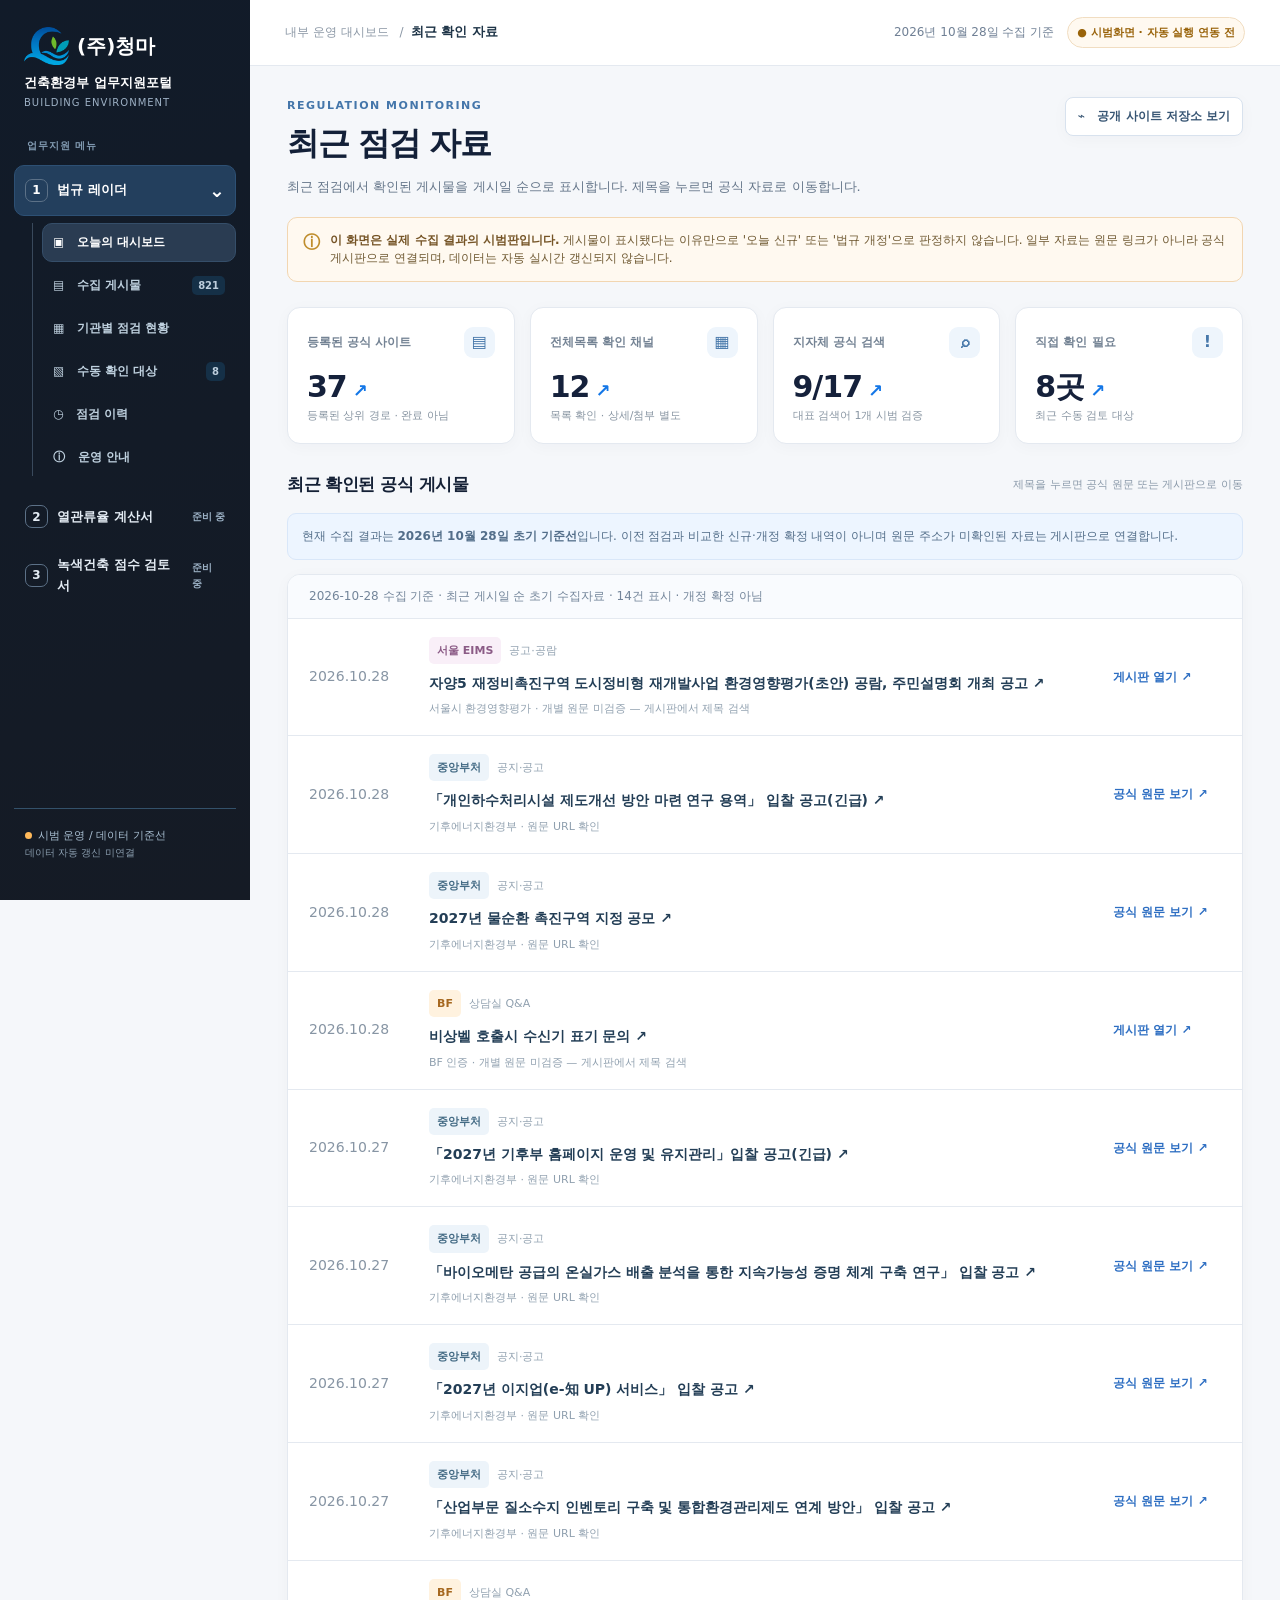
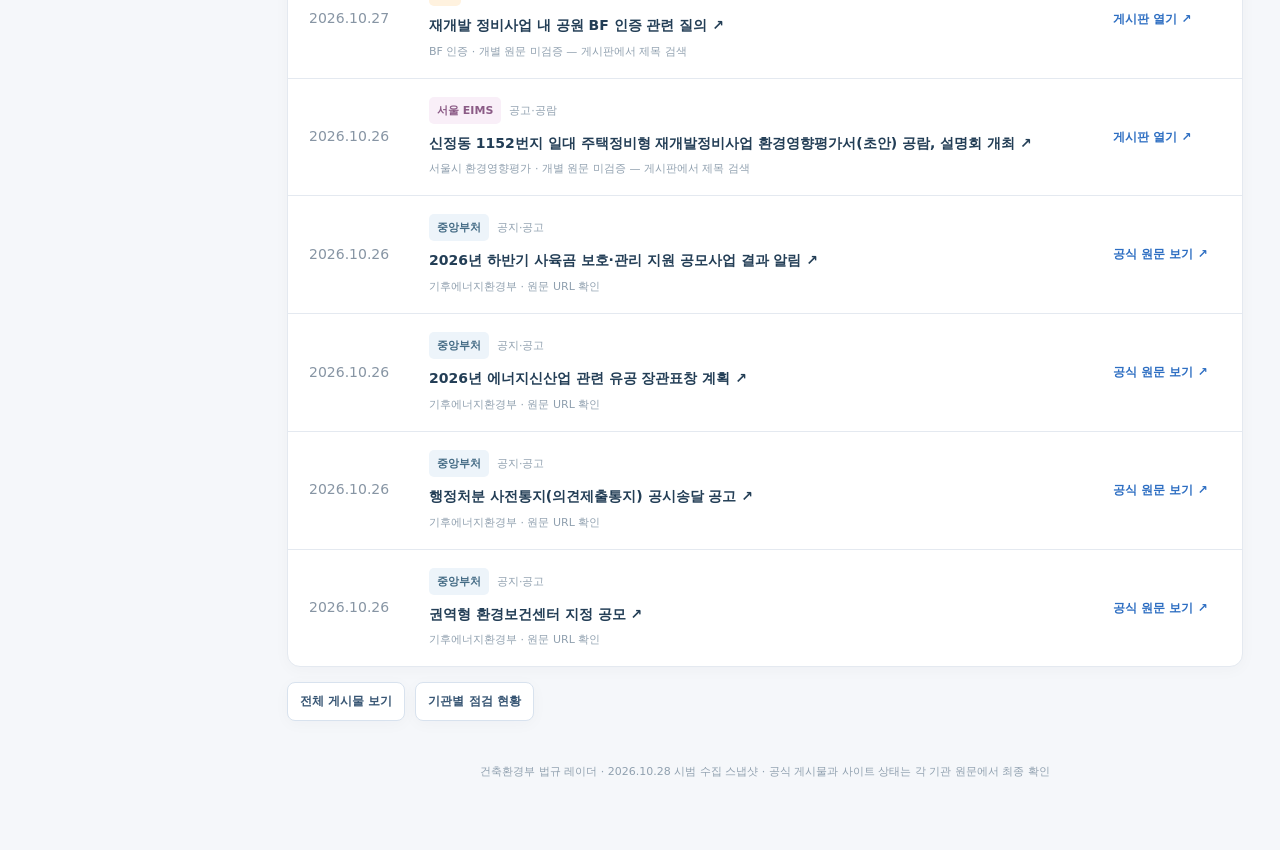
<file: index (1).html>
<!doctype html>
<html lang="ko">
<head>
<meta charset="UTF-8" />
<meta name="viewport" content="width=device-width, initial-scale=1" />
<meta name="robots" content="noindex, nofollow" />
<meta name="color-scheme" content="light" />
<title>(주)청마 | 건축환경부 업무지원포털</title>
<style>
:root{--navy:#142b42;--navy2:#1c3b55;--blue:#2469d8;--sky:#eaf2ff;--bg:#f6f8fb;--white:#fff;--line:#e3e9f0;--muted:#6c7a89;--text:#192a3d;--green:#187b65;--yellow:#a56713;--shadow:0 7px 24px rgba(28,49,68,.045)}
*{box-sizing:border-box}body{margin:0;font-family:'Pretendard','Apple SD Gothic Neo','Malgun Gothic',system-ui,sans-serif;background:var(--bg);color:var(--text);font-size:14px;line-height:1.55}button,input,select{font:inherit}button{cursor:pointer}a{color:inherit}button:focus-visible,a:focus-visible,input:focus-visible,select:focus-visible{outline:3px solid #9cc2ff;outline-offset:2px}
.shell{min-height:100vh;display:flex}.aside{background:var(--navy);color:#fff;width:238px;flex-shrink:0;padding:28px 16px;position:sticky;top:0;height:100vh;display:flex;flex-direction:column}.brand{display:flex;align-items:center;gap:11px;margin:3px 8px 31px}.mark{width:35px;height:35px;display:grid;place-items:center;border-radius:10px;background:#d0e7ff;color:#113c60;font-size:13px;font-weight:900;letter-spacing:-1px}.brand-title{font-size:15px;line-height:1.2;font-weight:800}.brand-sub{font-size:11px;color:#adc2d5;margin-top:4px}.nav-caption{color:#829bb2;font-size:10px;letter-spacing:1px;padding:0 13px 11px;font-weight:800}.nav{display:flex;flex-direction:column;gap:5px}.nav button{display:flex;align-items:center;gap:10px;text-align:left;background:transparent;border:1px solid transparent;color:#bfd1df;border-radius:10px;padding:11px 13px;font-weight:650}.nav button.active{background:#294963;border-color:#385c77;color:#fff}.nav button:hover:not(.active){background:#203e55}.nav .number{margin-left:auto;font-size:10px;background:#153047;padding:2px 6px;border-radius:5px;color:#bdcedd}.nav svg{opacity:.9}.sidebar-bottom{margin-top:auto;font-size:11px;color:#a9bfd2;border-top:1px solid #33516a;padding:18px 11px}.small-dot{display:inline-block;width:7px;height:7px;background:#ffb95a;border-radius:50%;margin-right:6px}
.main{flex:1;min-width:0}.top{height:70px;background:#fff;border-bottom:1px solid var(--line);display:flex;align-items:center;justify-content:space-between;padding:0 35px;gap:10px}.crumb{color:#8b97a5;font-size:12px}.crumb strong{font-size:13px;color:#1e3447;font-weight:750}.top-right{display:flex;align-items:center;gap:13px}.top-meta{font-size:12px;color:var(--muted)}.top-pulse{font-size:11px;border:1px solid #f3dcb4;background:#fffaf0;color:#99630a;padding:6px 9px;border-radius:100px;font-weight:750}
.content{padding:31px 37px 70px;max-width:1600px;margin:auto}.page-hdr{display:flex;justify-content:space-between;align-items:flex-start;margin-bottom:18px;gap:16px}.overline{font-size:11px;text-transform:uppercase;letter-spacing:1.5px;color:#4476aa;font-weight:850;margin:0 0 5px}.page-hdr h1{font-size:29px;letter-spacing:-1.3px;margin:0 0 8px;font-weight:850;color:#152d43}.page-hdr p{margin:0;color:#647589;font-size:13px}.soft-button{border:1px solid #d8e2ee;background:#fff;color:#375573;border-radius:8px;padding:9px 12px;font-weight:700;white-space:nowrap;text-decoration:none;display:inline-flex;align-items:center;gap:6px;font-size:12px;box-shadow:var(--shadow)}.soft-button:hover{border-color:#a5b9d0;background:#f9fcff}
.info{padding:13px 15px;display:flex;gap:10px;background:#fffdf7;border:1px solid #f2e5c7;border-radius:10px;color:#705a33;font-size:12px;margin:20px 0 25px}.info strong{color:#755426}.info-icon{flex:none;color:#bf8d2c;font-size:17px;font-weight:900;line-height:1.3}.stats{display:grid;grid-template-columns:repeat(4,minmax(0,1fr));gap:15px}.stat{background:#fff;border:1px solid var(--line);border-radius:13px;padding:20px 22px;box-shadow:var(--shadow);min-height:117px}.stat-top{display:flex;align-items:center;justify-content:space-between;color:#748394;font-size:12px;font-weight:700}.stat-icon{width:31px;height:31px;background:#eef5fc;border-radius:9px;display:grid;place-items:center;color:#4778aa;font-size:16px}.stat strong{font-size:29px;line-height:1.1;display:block;letter-spacing:-1px;margin:12px 0 4px;font-weight:800}.stat-foot{font-size:11px;color:#8895a2}.section{margin-top:27px}.section-head{display:flex;justify-content:space-between;align-items:center;margin:0 0 13px}.section-head h2{margin:0;font-size:17px;letter-spacing:-.5px}.section-head small{font-size:11px;color:#8a99a9}.panel{background:#fff;border:1px solid var(--line);border-radius:13px;box-shadow:var(--shadow);overflow:hidden}.filterbox{padding:17px 19px;border-bottom:1px solid var(--line)}.filtergrid{display:grid;grid-template-columns:minmax(230px,2fr) 1fr 1fr;gap:10px}.inputwrap{position:relative}.inputwrap .magnify{position:absolute;top:11px;left:12px;color:#8b9caf}.inputwrap input{padding-left:38px!important}.filtergrid input,.filtergrid select{width:100%;height:42px;border:1px solid #dfe6ed;border-radius:8px;padding:0 12px;background:#fff;color:#32465b;font-size:13px}.pills{display:flex;gap:7px;flex-wrap:wrap;margin-top:14px}.pill{background:#f7f9fc;border:1px solid #e4eaf1;color:#697b8e;border-radius:30px;padding:7px 13px;font-size:12px;font-weight:700}.pill.active{background:#e7f1ff;border-color:#bed4f9;color:#225eaf}.count{font-size:12px;color:#788797;margin-left:auto}.table-wrap{overflow:auto}.data-table{width:100%;border-collapse:collapse;min-width:700px}.data-table thead{background:#fbfcfd}.data-table th{text-align:left;color:#8090a0;font-size:11px;font-weight:800;letter-spacing:.2px;padding:13px 15px;border-bottom:1px solid var(--line);white-space:nowrap}.data-table td{padding:14px 15px;border-bottom:1px solid #edf1f5;font-size:12px;vertical-align:middle}.data-table tbody tr:last-child td{border-bottom:none}.data-table tbody tr:hover{background:#fbfdff}.date{color:#8795a4;font-variant-numeric:tabular-nums;white-space:nowrap}.source{font-size:11px;padding:5px 8px;border-radius:5px;background:#f0f3f7;color:#50677d;display:inline-block;white-space:nowrap;font-weight:750}.source.gseed{color:#237969;background:#e6f5f0}.source.zeb{color:#2360a5;background:#e6f0ff}.source.epi{color:#7757a4;background:#f2ebfc}.source.bf{color:#a66820;background:#fff2df}.source.eims{color:#8b5b86;background:#f9eff8}.source.central{color:#436a84;background:#edf4fa}.titlebtn{border:0;padding:0;background:none;text-align:left;font-weight:700;color:#253e56;max-width:620px}.titlebtn:hover{text-decoration:underline;color:#215fa9}.mini{color:#8da0ad;font-size:10px;display:block;margin-top:5px}.state{color:#5b8194;font-size:11px;white-space:nowrap}.state.state-ok{color:var(--green)}.rowlink{color:#2d6ec2;text-decoration:none;font-weight:750;white-space:nowrap}.rowlink:hover{text-decoration:underline}.pagination{display:flex;align-items:center;justify-content:space-between;padding:14px 18px;border-top:1px solid var(--line);font-size:12px;color:#75899d}.pagination button{background:#fff;border:1px solid #dae4ee;border-radius:7px;padding:6px 12px;margin-left:5px;color:#56718a}.pagination button:disabled{opacity:.35;cursor:not-allowed}.empty{padding:60px 20px;text-align:center;color:#7a8b9d}.hide{display:none!important}
.coverage-list{display:grid;grid-template-columns:repeat(2,minmax(0,1fr));gap:12px}.coverage-card{background:#fff;border:1px solid var(--line);border-radius:10px;padding:16px;box-shadow:var(--shadow)}.coverage-top{display:flex;align-items:start;justify-content:space-between;gap:10px}.coverage-card strong{font-size:13px;color:#243b54}.coverage-card p{font-size:11px;color:#8291a0;margin:6px 0 10px;min-height:35px}.cover-status{font-size:10px;font-weight:850;border-radius:5px;padding:4px 7px;background:#fff5e8;color:#a16a2c;white-space:nowrap}.cover-status.good{background:#e9f6f0;color:#22846a}.cover-status.partial{background:#edf3ff;color:#2e67b3}.coverage-note{font-size:11px;color:#697d90}.coverage-link{color:#2b67b9;font-size:11px;text-decoration:none;font-weight:750}.coverage-link:hover{text-decoration:underline}.manual-list{display:grid;grid-template-columns:repeat(2,minmax(0,1fr));gap:12px}.manual-card{background:#fff;border:1px solid var(--line);border-radius:11px;padding:20px}.manual-card strong{font-size:15px}.manual-card .small{font-size:11px;color:#8090a2}.manual-card ol{margin:12px 0;padding-left:18px;color:#50677e;font-size:12px}.keywords{display:flex;flex-wrap:wrap;gap:5px;margin-top:9px}.keywords span{font-size:11px;padding:5px 8px;background:#f3f6fa;color:#5a6d80;border-radius:5px}.right{display:flex;gap:9px;align-items:center;justify-content:space-between}.subinfo{font-size:12px;color:#7d91a6}.notice-line{background:#edf5ff;border:1px solid #d9e7f9;border-radius:9px;padding:13px 14px;color:#536e8a;font-size:12px;margin:16px 0}.guide-stack{display:grid;grid-template-columns:repeat(2,1fr);gap:14px}.guide-card{padding:20px;border-radius:11px;background:#fff;border:1px solid var(--line)}.guide-card h3{margin:0 0 8px;font-size:15px}.guide-card p{font-size:12px;color:#637b91;margin:0}.guide-card .step{font-weight:850;color:#377cba;font-size:12px;display:block;margin-bottom:7px}
.modal{position:fixed;inset:0;background:rgba(19,36,54,.5);z-index:10;display:flex;justify-content:flex-end}.drawer{width:min(550px,95vw);height:100%;background:#fff;box-shadow:-10px 0 45px rgba(0,0,0,.14);overflow:auto;padding:27px 28px}.drawer-head{display:flex;justify-content:space-between;align-items:center}.close{border:0;background:#f0f4f8;border-radius:8px;font-size:18px;color:#70879e;width:36px;height:36px}.drawer h2{font-size:23px;letter-spacing:-.8px;line-height:1.45;margin:18px 0}.drawer-meta{font-size:12px;color:#8394a5}.detail-section{border-top:1px solid var(--line);padding:19px 0}.detail-section h3{font-size:12px;color:#536b80;margin:0 0 10px}.detail-section p{margin:0;font-size:13px;color:#5c7188;line-height:1.8}.detail-section a{font-size:13px;word-break:break-all;color:#2472c7}.button-blue{border:1px solid #2469d8;border-radius:8px;background:#2469d8;color:white;padding:11px 16px;text-decoration:none;display:inline-block;font-size:12px;font-weight:800}.select-review{width:100%;padding:10px 12px;border:1px solid #dbe4ed;border-radius:8px;background:#fafdff}.drawer-disclaimer{padding:12px;border-radius:8px;background:#f6f8fa;color:#718393;font-size:11px;margin-top:16px}.footer{color:#90a0af;font-size:11px;text-align:center;margin:42px 0 0}
@media(max-width:1180px){.aside{width:198px}.content{padding:25px}.top{padding:0 24px}.stats{grid-template-columns:repeat(2,1fr)}.coverage-list{grid-template-columns:1fr}}
@media(max-width:780px){.shell{display:block}.aside{width:100%;height:auto;position:relative;padding:13px 14px;display:block}.brand{margin:0 3px 9px}.brand-sub,.nav-caption,.sidebar-bottom,.nav .number{display:none}.nav{display:flex;flex-direction:row;gap:5px;overflow-x:auto}.nav button{white-space:nowrap;padding:8px 10px;font-size:12px}.top{height:52px;padding:0 15px}.content{padding:22px 14px 42px}.page-hdr h1{font-size:24px}.page-hdr{align-items:flex-start;flex-wrap:wrap}.stat{padding:16px}.stat strong{font-size:24px}.stats{gap:9px}.filtergrid{grid-template-columns:1fr}.manual-list,.coverage-list,.guide-stack{grid-template-columns:1fr}.top-meta{display:none}.filterbox{padding:14px}.panel{border-radius:10px}.data-table th,.data-table td{padding:12px 10px}.data-table{min-width:610px}.drawer{width:100vw}}
.today-card{display:grid;grid-template-columns:104px minmax(0,1fr) 108px;gap:16px;align-items:center;padding:18px 21px;border-bottom:1px solid var(--line)}.today-card:hover{background:#fafcff}.today-card:last-child{border-bottom:0}.today-content a{color:#233e56;text-decoration:none;font-size:14px;font-weight:750;line-height:1.6}.today-content a:hover{text-decoration:underline;color:#2469d8}.today-meta{color:#90a0af;font-size:11px;margin-top:6px}.today-link{color:#2d6ec2;text-decoration:none;font-size:12px;font-weight:750}.latest-summary{font-size:12px;color:#73859a;padding:12px 21px;border-bottom:1px solid var(--line);background:#f9fbfe}.home-actions{display:flex;gap:10px;flex-wrap:wrap;margin-top:15px}@media(max-width:850px){.today-card{grid-template-columns:1fr;gap:5px}.today-link{margin-top:8px}}

/* 청마 업무지원포털 · Vercel 내비게이션 + Apple 가독성 */
:root{--navy:#121a26;--navy2:#1e3247;--blue:#1675ed;--sky:#eaf3ff;--bg:#f5f7fa;--line:#e4e9f0;--text:#152136;--muted:#708095;--shadow:0 3px 16px rgba(25,45,70,.03)}
.aside{width:250px;padding:21px 14px;background:linear-gradient(160deg,#111b29,#151b25);overflow-y:auto}.brand{display:block;margin:5px 10px 28px}.brand-top{display:flex;align-items:center;gap:8px;margin-bottom:9px}.company-mark{width:45px;height:40px;object-fit:contain;flex:none}.company-name{font-size:20px;color:white;font-weight:850}.brand-title{font-size:13px;font-weight:750}.brand-sub{font-size:10px;letter-spacing:1px;color:#9db0c4}
.nav .module-btn{display:flex;align-items:center;gap:9px;min-height:45px;padding:10px;font-weight:750;color:#e4ecf4;font-size:13px}.nav .module-btn.active{background:#233f5d;border-color:#2d5074;color:#fff}.module-number{width:23px;height:23px;border:1px solid #5c7187;border-radius:7px;display:grid;place-items:center;flex:none;font-size:12px}.module-chevron,.module-coming{margin-left:auto}.module-coming{font-size:10px;color:#9cb1c5}.module-chevron{font-size:19px}.module-btn[aria-expanded="false"] .module-chevron{transform:rotate(-90deg)}.radar-subnav{display:flex;flex-direction:column;gap:4px;border-left:1px solid #39495c;padding-left:9px;margin:2px 0 13px 18px}.radar-subnav[hidden]{display:none!important}.nav .radar-subnav button{padding:9px 10px;font-size:12px;min-height:33px}.nav .radar-subnav button.active{background:#2a3c52;border-color:#354e69}.nav .number{margin-left:auto}
.top{height:66px}.top-pulse{background:#fff9f0;border-color:#f1ddc1}.page-hdr h1{font-size:32px;color:#132038}.info{background:#fff9f0;border-color:#f2d6b1}.stat{display:block;width:100%;text-align:left;color:inherit;cursor:pointer;border-radius:13px;padding:19px;transition:border-color .15s,box-shadow .15s}.stat:hover{border-color:#a7ccef;box-shadow:0 6px 16px rgba(18,57,104,.08)}.stat strong{color:#15213b;font-size:30px}.stat-arrow{font-size:18px;color:#1477e7;margin-left:6px}.stat-foot{display:block}
.kpi-drawer{width:min(680px,98vw)}.kpi-note{font-size:12px;line-height:1.7;color:#6b7d8f;margin:0 0 18px}.kpi-filters{display:grid;grid-template-columns:1fr 150px;gap:8px}.kpi-filters input,.kpi-filters select{width:100%;padding:11px;border:1px solid #dce4ed;border-radius:8px;color:#334b63}.kpi-count{color:#697f93;font-size:12px;margin:15px 0 9px}.kpi-item{border:1px solid #e4eaf0;border-radius:10px;padding:14px;margin-bottom:9px}.kpi-item-head{display:flex;justify-content:space-between;gap:10px}.kpi-item strong{font-size:13px}.kpi-item p{font-size:12px;color:#78899c;margin:8px 0}.kpi-item a{font-size:12px;color:#1477e7;font-weight:750;text-decoration:none}.kpi-badge{font-size:10px;background:#f0f4f8;color:#5a6b7c;padding:3px 7px;border-radius:5px;white-space:nowrap;align-self:flex-start}.kpi-badge.checked{background:#e6f5ed;color:#187a58}
@media(max-width:780px){.aside{width:100%;height:auto;overflow:visible}.nav{display:flex;flex-direction:column;overflow:visible}.radar-subnav{margin-left:18px}.brand{margin:0 0 12px}.company-mark{width:39px;height:36px}.top{min-height:52px;height:auto}.kpi-filters{grid-template-columns:1fr}}
</style>
</head>
<body>
<div class="shell">
  <aside class="aside">
    <div class="brand"><div class="brand-top"><img class="company-mark" src="[data-uri]" alt="청마 회사 CI" /><strong class="company-name">(주)청마</strong></div><div class="brand-title">건축환경부 업무지원포털</div><div class="brand-sub">BUILDING ENVIRONMENT</div></div>
    <div class="nav-caption">업무지원 메뉴</div>
<nav class="nav" aria-label="업무지원포털 메뉴">
<button type="button" class="module-btn active" id="radar-toggle" aria-controls="radar-subnav" aria-expanded="true"> <span class="module-number">1</span> 법규 레이더 <span class="module-chevron" aria-hidden="true">⌄</span></button>
<div id="radar-subnav" class="radar-subnav">
<button data-tab="today" class="active">▣ &nbsp; 오늘의 대시보드</button>
<button data-tab="feed">▤ &nbsp; 수집 게시물 <span id="nav-count" class="number">0</span></button>
<button data-tab="coverage">▦ &nbsp; 기관별 점검 현황</button>
<button data-tab="manual">▧ &nbsp; 수동 확인 대상 <span id="manual-count" class="number">0</span></button>
<button data-tab="history">◷ &nbsp; 점검 이력</button>
<button data-tab="guide">ⓘ &nbsp; 운영 안내</button>
</div>
<button data-tab="thermal" class="module-btn"><span class="module-number">2</span> 열관류율 계산서 <span class="module-coming">준비 중</span></button>
<button data-tab="gscore" class="module-btn"><span class="module-number">3</span> 녹색건축 점수 검토서 <span class="module-coming">준비 중</span></button>
</nav><div class="sidebar-bottom"><span class="small-dot"></span>시범 운영 / 데이터 기준선<br><span style="font-size:10px;opacity:.8">데이터 자동 갱신 미연결</span></div>
  </aside>
  <div class="main">
    <header class="top"><div class="crumb">내부 운영 대시보드 <span style="margin:0 7px">/</span><strong id="crumb-label">최근 확인 자료</strong></div><div class="top-right"><div class="top-meta">2026년 10월 28일 수집 기준</div><div class="top-pulse">● 시범화면 · 자동 실행 연동 전</div></div></header>
    <main class="content">
      <div class="page-hdr"><div><div class="overline">REGULATION MONITORING</div><h1 id="page-title">최근 점검 자료</h1><p id="page-subtitle">최근 점검에서 확인된 게시물을 게시일 순으로 표시합니다. 제목을 누르면 공식 자료로 이동합니다.</p></div><a class="soft-button" id="github-link" href="https://github.com/Leehonghun/cheongma-law-portal" target="_blank" rel="noopener noreferrer">⌁ &nbsp; 공개 사이트 저장소 보기</a></div>
      <div class="info" id="intro-notice"><span class="info-icon">ⓘ</span><span><strong>이 화면은 실제 수집 결과의 시범판입니다.</strong> 게시물이 표시됐다는 이유만으로 '오늘 신규' 또는 '법규 개정'으로 판정하지 않습니다. 일부 자료는 원문 링크가 아니라 공식 게시판으로 연결되며, 데이터는 자동 실시간 갱신되지 않습니다.</span></div>
      <div class="stats" id="stats"></div>
      <section class="section" id="view-today"><div class="section-head"><h2>최근 확인된 공식 게시물</h2><small>제목을 누르면 공식 원문 또는 게시판으로 이동</small></div><div class="notice-line" style="margin-bottom:14px">현재 수집 결과는 <b>2026년 10월 28일 초기 기준선</b>입니다. 이전 점검과 비교한 신규·개정 확정 내역이 아니며 원문 주소가 미확인된 자료는 게시판으로 연결합니다.</div><div class="panel" id="latest-post-list" aria-label="최근 게시물 목록"></div><div class="home-actions"><button class="soft-button" id="all-posts-button" type="button">전체 게시물 보기</button><button class="soft-button" id="source-status-button" type="button">기관별 점검 현황</button></div></section>
      <section class="section hide" id="view-feed">
        <div class="section-head"><h2>수집 게시물 목록</h2><small id="feed-count-caption">실제 공식 사이트 확인 자료</small></div>
        <div class="panel">
          <div class="filterbox">
            <div class="filtergrid"><div class="inputwrap"><span class="magnify">⌕</span><input type="search" id="search" autocomplete="off" placeholder="제목, 기관, 내용 검색 (예: ZEB, 녹색건축)" aria-label="게시물 검색" /></div>
              <select id="date-filter" aria-label="검색 기간"><option value="all">전체 게시기간</option><option value="7">최근 7일 (10월 28일 기준)</option><option value="30">최근 30일 (10월 28일 기준)</option><option value="365">최근 1년 (10월 28일 기준)</option></select>
              <select id="detail-filter" aria-label="링크 및 검증 유형"><option value="all">모든 검증 상태</option><option value="direct">원문 직접 링크만</option><option value="attachments">첨부 링크 확인 자료만</option><option value="detail">상세글 표본 확인 자료만</option></select>
            </div>
            <div class="pills" id="group-filters"></div>
          </div>
          <div class="table-wrap"><table class="data-table"><thead><tr><th style="width:104px">게시일</th><th style="width:95px">기관</th><th>자료 제목</th><th style="width:120px">확인 범위</th><th style="width:95px">공식 자료</th></tr></thead><tbody id="post-rows"></tbody></table></div>
          <div class="pagination"><div id="pagination-label">0건</div><div><button id="prev-page">이전</button><button id="next-page">다음</button></div></div>
        </div>
      </section>
      <section id="view-coverage" class="section hide"><div class="section-head"><h2>37개 기관·경로별 점검 현황</h2><small>홈페이지 접속과 실제 게시판 목록 확인은 다르게 표시</small></div><div class="notice-line">현재는 37개 상위 경로가 등록됐습니다. 모든 경로의 모든 게시판·첨부·법규 개정 감시가 완료된 것은 아닙니다.</div><div class="coverage-list" id="coverage-cards"></div></section>
      <section id="view-manual" class="section hide"><div class="section-head"><h2>직접 확인이 필요한 지자체</h2><small>최근 실행에서 대표 검색어의 결과 확인이 미완료된 지역</small></div><div class="notice-line">자동 검색 결과 확인 실패는 곧 사이트 고장을 뜻하지 않습니다. 공식 페이지를 직접 열고 키워드·기간을 지정해 확인해 주세요.</div><div class="manual-list" id="manual-cards"></div></section>
      <section id="view-guide" class="section hide"><div class="section-head"><h2>운영 방식 및 검증 기준</h2></div><div class="guide-stack">
        <article class="guide-card"><span class="step">01 · 공식 사이트 수집</span><h3>게시물 제목과 날짜</h3><p>공지·고시·자료실 등 실제로 확인한 페이지에서 제목·게시일·식별자를 확보합니다.</p></article>
        <article class="guide-card"><span class="step">02 · 수집 범위 검증</span><h3>전체 목록인지 일부인지 구분</h3><p>서버 총건수와 수집건수가 일치하는지 검증하며, 페이지 제한이나 실패는 숨기지 않습니다.</p></article>
        <article class="guide-card"><span class="step">03 · 원문 및 첨부</span><h3>직접 원문으로 이동</h3><p>원문 주소가 확인된 자료만 직접 링크로 제공합니다. 그렇지 않으면 해당 기관의 공식 게시판으로 안내합니다.</p></article>
        <article class="guide-card"><span class="step">04 · 변경 탐지 (개발 예정)</span><h3>날짜별 신규·수정 구분</h3><p>영구 저장 데이터베이스와 첨부파일 해시가 확보돼야 법규·고시 변경을 안정적으로 비교할 수 있습니다.</p></article>
        <article class="guide-card"><span class="step">05 · 검토상태</span><h3>사용자 검토 메모</h3><p>게시물 상세화면에서 검토상태를 표시할 수 있습니다. 현재는 열린 브라우저의 로컬 저장이며 회사 NAS와 공유되지 않습니다.</p></article>
        <article class="guide-card"><span class="step">06 · 다음 버전</span><h3>업무 영향 분석</h3><p>수집이 안정화된 뒤 G-SEED·ZEB·EPI·장수명·건강친화형주택 등 업무별 영향과 적용시점을 표시합니다.</p></article>
      </div></section>
      <section class="section hide" id="view-history"><div class="section-head"><h2>점검 이력</h2></div><div class="notice-line">실행별 수집 결과와 저장 이력을 연결하기 전입니다. 아직 실제 실행 이력을 확인할 수 없습니다.</div></section>
<section class="section hide" id="view-thermal"><div class="section-head"><h2>2. 열관류율 계산서</h2></div><div class="notice-line">계산·저장·출력 기능은 준비 중이며 실제 계산은 수행되지 않습니다.</div></section>
<section class="section hide" id="view-gscore"><div class="section-head"><h2>3. 녹색건축 점수 검토서</h2></div><div class="notice-line">G-SEED 점수 검토·저장·출력 기능은 준비 중입니다.</div></section>
<footer class="footer">건축환경부 법규 레이더 · 2026.10.28 시범 수집 스냅샷 · 공식 게시물과 사이트 상태는 각 기관 원문에서 최종 확인</footer>
    </main>
  </div>
</div>
<div id="modal" class="modal hide" role="dialog" aria-modal="true" aria-label="수집 자료 상세"><div class="drawer"><div class="drawer-head"><span style="font-size:12px;color:#6c8299;font-weight:750">공식 수집 자료</span><button class="close" id="modal-close" aria-label="닫기">✕</button></div><div id="modal-content"></div></div></div>
<div id="kpi-modal" class="modal hide" role="dialog" aria-modal="true" aria-labelledby="kpi-title">
<div class="drawer kpi-drawer"><div class="drawer-head"><span class="drawer-meta">2026.10.28 시범 수집 기록</span><button class="close" type="button" id="kpi-close" aria-label="상세 목록 닫기">✕</button></div>
<h2 id="kpi-title">통계 상세 목록</h2><p class="kpi-note" id="kpi-note"></p>
<div class="kpi-filters"><input type="search" id="kpi-search" placeholder="기관명·상태·게시판 검색" aria-label="상세 목록 검색"><select id="kpi-filter" aria-label="상세 목록 상태 필터"><option value="all">전체 상태</option><option value="checked">확인 내역 있음</option><option value="pending">추가 확인 필요</option></select></div>
<div id="kpi-count" class="kpi-count"></div><div id="kpi-list"></div></div></div>
<script id="radar-data" type="application/json">{"generated_at":"2026-10-28 14:25 KST","last_source_check":"2026-10-28","snapshot":true,"important_disclaimer":"실수집한 기록의 시범 화면입니다. 새 법규·개정 확정 판정 및 자동 갱신은 구현 전입니다.","summary":{"target_sites":37,"verified_full_listing_channels":12,"certification_subboards_reachable":16,"certification_subboards_listing_verified":7,"certification_detail_samples_verified":12,"city_query_last_success":9,"city_query_best_success":14,"city_query_total":17,"manual_cities":8},"records":[{"key":"서울시 환경영향평가:1793153640889","group":"서울 EIMS","source":"서울시 환경영향평가","channel":"공고·공람","post_id":"1793153640889","title":"자양5 재정비촉진구역 도시정비형 재개발사업 환경영향평가(초안) 공람, 주민설명회 개최 공고","date":"2026-10-28","url":"https://eims.seoul.go.kr/eims/usr/news/announce/list.do","link_type":"board","attachments":[],"description":"","detail_verified":false,"coverage":"전체 목록 확인","id_verified":true},{"key":"기후에너지환경부:https://www.mcee.go.kr/home/web/board/read.do?pagerOffset=0&maxPageItems=10&maxIndexPages=10&searchKey=&searchValue=&menuId=10524&orgCd=&boardMasterId=39&boardId=1902650","group":"중앙부처","source":"기후에너지환경부","channel":"공지·공고","post_id":"https://www.mcee.go.kr/home/web/board/read.do?pagerOffset=0&maxPageItems=10&maxIndexPages=10&searchKey=&searchValue=&menuId=10524&orgCd=&boardMasterId=39&boardId=1902650","title":"「개인하수처리시설 제도개선 방안 마련 연구 용역」 입찰 공고(긴급)","date":"2026-10-28","url":"https://www.mcee.go.kr/home/web/board/read.do?pagerOffset=0&maxPageItems=10&maxIndexPages=10&searchKey=&searchValue=&menuId=10524&orgCd=&boardMasterId=39&boardId=1902650","link_type":"direct","attachments":[],"description":"“제안서/공모안 제출내역”(제안서) 메뉴에서 확인하실 수 있습니다. 타. 문의처 : - (과업내용 및 제안서) 기후에너지환경부 생활하수과(044-201-7033) - (입찰 및 계약사항) 운영지원과(044-201-6264)","detail_verified":false,"coverage":"공식 RSS 최근 10건","id_verified":true},{"key":"기후에너지환경부:https://www.mcee.go.kr/home/web/board/read.do?pagerOffset=0&maxPageItems=10&maxIndexPages=10&searchKey=&searchValue=&menuId=10524&orgCd=&boardMasterId=39&boardId=1902590","group":"중앙부처","source":"기후에너지환경부","channel":"공지·공고","post_id":"https://www.mcee.go.kr/home/web/board/read.do?pagerOffset=0&maxPageItems=10&maxIndexPages=10&searchKey=&searchValue=&menuId=10524&orgCd=&boardMasterId=39&boardId=1902590","title":"2027년 물순환 촉진구역 지정 공모","date":"2026-10-28","url":"https://www.mcee.go.kr/home/web/board/read.do?pagerOffset=0&maxPageItems=10&maxIndexPages=10&searchKey=&searchValue=&menuId=10524&orgCd=&boardMasterId=39&boardId=1902590","link_type":"direct","attachments":[],"description":"기후에너지환경부 공고 제2026-976호 「물순환 촉진 및 지원에 관한 법률」 제6조에 따라 물순환 촉진구역 지정 대상을 선정하기 위한 공모 내용을 붙임과 같이 공고합니다. 2026년 10월 28일 기후에너지환경부장관","detail_verified":false,"coverage":"공식 RSS 최근 10건","id_verified":true},{"key":"BF 인증:3998","group":"BF","source":"BF 인증","channel":"상담실 Q&A","post_id":"3998","title":"비상벨 호출시 수신기 표기 문의","date":"2026-10-28","url":"https://www.koddi.or.kr/bf/board/qnaBoardList.do","link_type":"board","attachments":[],"description":"","detail_verified":true,"coverage":"일부 페이지 확인","id_verified":true},{"key":"기후에너지환경부:https://www.mcee.go.kr/home/web/board/read.do?pagerOffset=0&maxPageItems=10&maxIndexPages=10&searchKey=&searchValue=&menuId=10524&orgCd=&boardMasterId=39&boardId=1902410","group":"중앙부처","source":"기후에너지환경부","channel":"공지·공고","post_id":"https://www.mcee.go.kr/home/web/board/read.do?pagerOffset=0&maxPageItems=10&maxIndexPages=10&searchKey=&searchValue=&menuId=10524&orgCd=&boardMasterId=39&boardId=1902410","title":"「2027년 기후부 홈페이지 운영 및 유지관리」입찰 공고(긴급)","date":"2026-10-27","url":"https://www.mcee.go.kr/home/web/board/read.do?pagerOffset=0&maxPageItems=10&maxIndexPages=10&searchKey=&searchValue=&menuId=10524&orgCd=&boardMasterId=39&boardId=1902410","link_type":"direct","attachments":[],"description":"기후에너지환경부공고 제2026-974호 「2027년 기후부 홈페이지 운영 및 유지관리」입찰 공고(긴급) 규격 착오 또는 규정의 미숙지 등으로 입찰자가 계약을 체결하지 않거나, 계약을 체결하고 불이행하는 경우 관계법령에 의거 부정당업자로 제재되어 일정기간 입찰참여가 제한되는 등 불이익을 받으실 수 있사오니, 본 입찰공고서의 규격서 및 계약관련규정을 철저히 숙지하신 후 입찰에 참가하여 주시기 바랍니다. 다음과 같이 입찰에 부치고자 공고합니다. 2026. 10. 27. 기후에너지환경부 계약관 1. 입찰내용 가. 용 역 명: 2027년 기후부 홈페이지 운영 및 유지관리 나. 용역기간: 2027.1.1. ~ 2027.12.31. 다. 용역내용: 제안요청서 참조 라. 사업예산: 300,000,000원(부가가치세 포함) 마. 입찰방법: 제한경쟁입찰/협상에 의한 계약 바. 입찰방식(가격): 전자입찰 사. 전자","detail_verified":false,"coverage":"공식 RSS 최근 10건","id_verified":true},{"key":"기후에너지환경부:https://www.mcee.go.kr/home/web/board/read.do?pagerOffset=0&maxPageItems=10&maxIndexPages=10&searchKey=&searchValue=&menuId=10524&orgCd=&boardMasterId=39&boardId=1902400","group":"중앙부처","source":"기후에너지환경부","channel":"공지·공고","post_id":"https://www.mcee.go.kr/home/web/board/read.do?pagerOffset=0&maxPageItems=10&maxIndexPages=10&searchKey=&searchValue=&menuId=10524&orgCd=&boardMasterId=39&boardId=1902400","title":"「바이오메탄 공급의 온실가스 배출 분석을 통한 지속가능성 증명 체계 구축 연구」 입찰 공고","date":"2026-10-27","url":"https://www.mcee.go.kr/home/web/board/read.do?pagerOffset=0&maxPageItems=10&maxIndexPages=10&searchKey=&searchValue=&menuId=10524&orgCd=&boardMasterId=39&boardId=1902400","link_type":"direct","attachments":[],"description":"“제안서/공모안 제출내역”(제안서) 메뉴에서 확인하실 수 있습니다. 타. 문의처 : - (과업내용 및 제안서) 기후에너지환경부 폐자원에너지과(송미정, 044-201-7434) - (입찰 및 계약사항) 운영지원과(044-201-6264)","detail_verified":false,"coverage":"공식 RSS 최근 10건","id_verified":true},{"key":"기후에너지환경부:https://www.mcee.go.kr/home/web/board/read.do?pagerOffset=0&maxPageItems=10&maxIndexPages=10&searchKey=&searchValue=&menuId=10524&orgCd=&boardMasterId=39&boardId=1902390","group":"중앙부처","source":"기후에너지환경부","channel":"공지·공고","post_id":"https://www.mcee.go.kr/home/web/board/read.do?pagerOffset=0&maxPageItems=10&maxIndexPages=10&searchKey=&searchValue=&menuId=10524&orgCd=&boardMasterId=39&boardId=1902390","title":"「2027년 이지업(e-知 UP) 서비스」 입찰 공고","date":"2026-10-27","url":"https://www.mcee.go.kr/home/web/board/read.do?pagerOffset=0&maxPageItems=10&maxIndexPages=10&searchKey=&searchValue=&menuId=10524&orgCd=&boardMasterId=39&boardId=1902390","link_type":"direct","attachments":[],"description":"“제안서/공모안 제출내역”(제안서) 메뉴에서 확인하실 수 있습니다. 타. 문의처 : - (과업내용 및 제안서) 기후에너지환경부 정보화담당관실(이은영, 044-201-6422) - (입찰 및 계약사항) 기후에너지환경부 운영지원과(044-201-6264)","detail_verified":false,"coverage":"공식 RSS 최근 10건","id_verified":true},{"key":"기후에너지환경부:https://www.mcee.go.kr/home/web/board/read.do?pagerOffset=0&maxPageItems=10&maxIndexPages=10&searchKey=&searchValue=&menuId=10524&orgCd=&boardMasterId=39&boardId=1902380","group":"중앙부처","source":"기후에너지환경부","channel":"공지·공고","post_id":"https://www.mcee.go.kr/home/web/board/read.do?pagerOffset=0&maxPageItems=10&maxIndexPages=10&searchKey=&searchValue=&menuId=10524&orgCd=&boardMasterId=39&boardId=1902380","title":"「산업부문 질소수지 인벤토리 구축 및 통합환경관리제도 연계 방안」 입찰 공고","date":"2026-10-27","url":"https://www.mcee.go.kr/home/web/board/read.do?pagerOffset=0&maxPageItems=10&maxIndexPages=10&searchKey=&searchValue=&menuId=10524&orgCd=&boardMasterId=39&boardId=1902380","link_type":"direct","attachments":[],"description":"“제안서/공모안 제출내역”(제안서) 메뉴에서 확인하실 수 있습니다. 타. 문의처 : - (과업내용 및 제안서) 기후에너지환경부 통합허가제도과(정윤주, 044-201-6735) - (입찰 및 계약사항) 운영지원과(044-201-6264)","detail_verified":false,"coverage":"공식 RSS 최근 10건","id_verified":true},{"key":"BF 인증:3997","group":"BF","source":"BF 인증","channel":"상담실 Q&A","post_id":"3997","title":"재개발 정비사업 내 공원 BF 인증 관련 질의","date":"2026-10-27","url":"https://www.koddi.or.kr/bf/board/qnaBoardList.do","link_type":"board","attachments":[],"description":"","detail_verified":false,"coverage":"일부 페이지 확인","id_verified":true},{"key":"서울시 환경영향평가:1792978305069","group":"서울 EIMS","source":"서울시 환경영향평가","channel":"공고·공람","post_id":"1792978305069","title":"신정동 1152번지 일대 주택정비형 재개발정비사업 환경영향평가서(초안) 공람, 설명회 개최","date":"2026-10-26","url":"https://eims.seoul.go.kr/eims/usr/news/announce/list.do","link_type":"board","attachments":[],"description":"","detail_verified":false,"coverage":"전체 목록 확인","id_verified":true},{"key":"기후에너지환경부:https://www.mcee.go.kr/home/web/board/read.do?pagerOffset=0&maxPageItems=10&maxIndexPages=10&searchKey=&searchValue=&menuId=10524&orgCd=&boardMasterId=39&boardId=1902230","group":"중앙부처","source":"기후에너지환경부","channel":"공지·공고","post_id":"https://www.mcee.go.kr/home/web/board/read.do?pagerOffset=0&maxPageItems=10&maxIndexPages=10&searchKey=&searchValue=&menuId=10524&orgCd=&boardMasterId=39&boardId=1902230","title":"2026년 하반기 사육곰 보호·관리 지원 공모사업 결과 알림","date":"2026-10-26","url":"https://www.mcee.go.kr/home/web/board/read.do?pagerOffset=0&maxPageItems=10&maxIndexPages=10&searchKey=&searchValue=&menuId=10524&orgCd=&boardMasterId=39&boardId=1902230","link_type":"direct","attachments":[],"description":"'2026년 하반기 사육곰 보호·관리 지원' (시설 설치 보조)사업 공모선정 결과를 붙임과 같이 알려 드립니다.","detail_verified":false,"coverage":"공식 RSS 최근 10건","id_verified":true},{"key":"기후에너지환경부:https://www.mcee.go.kr/home/web/board/read.do?pagerOffset=0&maxPageItems=10&maxIndexPages=10&searchKey=&searchValue=&menuId=10524&orgCd=&boardMasterId=39&boardId=1902200","group":"중앙부처","source":"기후에너지환경부","channel":"공지·공고","post_id":"https://www.mcee.go.kr/home/web/board/read.do?pagerOffset=0&maxPageItems=10&maxIndexPages=10&searchKey=&searchValue=&menuId=10524&orgCd=&boardMasterId=39&boardId=1902200","title":"2026년 에너지신산업 관련 유공 장관표창 계획","date":"2026-10-26","url":"https://www.mcee.go.kr/home/web/board/read.do?pagerOffset=0&maxPageItems=10&maxIndexPages=10&searchKey=&searchValue=&menuId=10524&orgCd=&boardMasterId=39&boardId=1902200","link_type":"direct","attachments":[],"description":"기후에너지환경부 공고 제2026-979호 기후에너지환경부는 에너지신산업 생태계 조성 및 활성화에 크게 기여한 유공자를 발굴하여 포상하고자 하오니 많은 참여와 추천 바랍니다. 2026년 10월 26일 기후에너지환경부장관","detail_verified":false,"coverage":"공식 RSS 최근 10건","id_verified":true},{"key":"기후에너지환경부:https://www.mcee.go.kr/home/web/board/read.do?pagerOffset=0&maxPageItems=10&maxIndexPages=10&searchKey=&searchValue=&menuId=10524&orgCd=&boardMasterId=39&boardId=1902130","group":"중앙부처","source":"기후에너지환경부","channel":"공지·공고","post_id":"https://www.mcee.go.kr/home/web/board/read.do?pagerOffset=0&maxPageItems=10&maxIndexPages=10&searchKey=&searchValue=&menuId=10524&orgCd=&boardMasterId=39&boardId=1902130","title":"행정처분 사전통지(의견제출통지) 공시송달 공고","date":"2026-10-26","url":"https://www.mcee.go.kr/home/web/board/read.do?pagerOffset=0&maxPageItems=10&maxIndexPages=10&searchKey=&searchValue=&menuId=10524&orgCd=&boardMasterId=39&boardId=1902130","link_type":"direct","attachments":[],"description":"?기후에너지환경부공고 제2026-969호 「보조금 관리에 관한 법률」제26조의10 제1항을 위반한 업체에 대해 「행정절차법」제21조 제1항에 따라 시정명령 사전통지를 하였으나, 폐문부재 사유로 반송되어 「행정절차법」제14조 제4항에 따라 붙임과 같이 공시송달 공고합니다. 2026년 10월 26일 기후에너지환경부장관","detail_verified":false,"coverage":"공식 RSS 최근 10건","id_verified":true},{"key":"기후에너지환경부:https://www.mcee.go.kr/home/web/board/read.do?pagerOffset=0&maxPageItems=10&maxIndexPages=10&searchKey=&searchValue=&menuId=10524&orgCd=&boardMasterId=39&boardId=1902090","group":"중앙부처","source":"기후에너지환경부","channel":"공지·공고","post_id":"https://www.mcee.go.kr/home/web/board/read.do?pagerOffset=0&maxPageItems=10&maxIndexPages=10&searchKey=&searchValue=&menuId=10524&orgCd=&boardMasterId=39&boardId=1902090","title":"권역형 환경보건센터 지정 공모","date":"2026-10-26","url":"https://www.mcee.go.kr/home/web/board/read.do?pagerOffset=0&maxPageItems=10&maxIndexPages=10&searchKey=&searchValue=&menuId=10524&orgCd=&boardMasterId=39&boardId=1902090","link_type":"direct","attachments":[],"description":"기후에너지환경부공고 제2026-968호 환경유해인자로 인한 건강피해 규명·감시·예방 및 관리를 위한 조사·연구·교육 등을 위하여「환경보건법」제26조에 따라 ‘환경보건센터’를 아래와 같이 지정 공모합니다. 2026년 10월 26일 기후에너지환경부장관 권역형 환경보건센터 지정 공모 1. 센터지정 개요 ○ 지정목적 - 대국민 환경보건 서비스 제공을 위해 지역의 전문가가 참여하여 환경유해인자 감시·관리·확대 및 조사·연구·교육 등 지역기반 환경보건 안전망 구축 ○ 사업내용 - (지역별 환경보건 감시체계 구축) △환경보건 취약 가능지역노출 및 건강 모니터링, △생체시료(혈액·뇨) 활용 화학물질 노출평가 등 사전 예방조사 - (지역 기반 환경보건체계 강화) △환경보건 지역계획 수립·이행 지원, △건강영향조사 및 청원 지원, △지역 환경보건 현황 및 해결방안 마련 등 지역 환경보건 기반강화 사업 - (지역 ","detail_verified":false,"coverage":"공식 RSS 최근 10건","id_verified":true},{"key":"BF 인증:3996","group":"BF","source":"BF 인증","channel":"상담실 Q&A","post_id":"3996","title":"BF 대상여부 확인요망","date":"2026-10-26","url":"https://www.koddi.or.kr/bf/board/qnaBoardList.do","link_type":"board","attachments":[],"description":"","detail_verified":false,"coverage":"일부 페이지 확인","id_verified":true},{"key":"BF 인증:3995","group":"BF","source":"BF 인증","channel":"상담실 Q&A","post_id":"3995","title":"제1종근린생활시설 중 주민공동이용시설로 허가 진행 시 BF인증의 의무대상이 맞는지 확인부탁드립니다.","date":"2026-10-26","url":"https://www.koddi.or.kr/bf/board/qnaBoardList.do","link_type":"board","attachments":[],"description":"","detail_verified":false,"coverage":"일부 페이지 확인","id_verified":true},{"key":"서울시 환경영향평가:1792650361015","group":"서울 EIMS","source":"서울시 환경영향평가","channel":"공고·공람","post_id":"1792650361015","title":"신림5구역 주택정비형 재개발사업 환경영향평가서(초안) 공람 및 주민설명회 개최 공고","date":"2026-10-22","url":"https://eims.seoul.go.kr/eims/usr/news/announce/list.do","link_type":"board","attachments":[],"description":"","detail_verified":false,"coverage":"전체 목록 확인","id_verified":true},{"key":"BF 인증:3994","group":"BF","source":"BF 인증","channel":"상담실 Q&A","post_id":"3994","title":"BF인증 대상여부 질의","date":"2026-10-22","url":"https://www.koddi.or.kr/bf/board/qnaBoardList.do","link_type":"board","attachments":[],"description":"","detail_verified":false,"coverage":"일부 페이지 확인","id_verified":true},{"key":"BF 인증:3993","group":"BF","source":"BF 인증","channel":"상담실 Q&A","post_id":"3993","title":"방풍실 출입구 개폐방향 통일","date":"2026-10-22","url":"https://www.koddi.or.kr/bf/board/qnaBoardList.do","link_type":"board","attachments":[],"description":"","detail_verified":false,"coverage":"일부 페이지 확인","id_verified":true},{"key":"서울시 환경영향평가:1792556027986","group":"서울 EIMS","source":"서울시 환경영향평가","channel":"공고·공람","post_id":"1792556027986","title":"『목동1단지아파트 재건축정비사업』 환경영향평가서(초안) 공람 및 주민설명회 개최 공고","date":"2026-10-21","url":"https://eims.seoul.go.kr/eims/usr/news/announce/list.do","link_type":"board","attachments":[],"description":"","detail_verified":false,"coverage":"전체 목록 확인","id_verified":true},{"key":"G-SEED:2668","group":"G-SEED","source":"G-SEED","channel":"공지사항","post_id":"2668","title":"「2026 대한민국 녹색건축대전」 수상작 발표","date":"2026-10-21","url":"https://www.gseed.or.kr/boardDetailPage.do?rnum=90&bbsCnt=4&bbsId=2668&pageNum=1","link_type":"direct","attachments":[{"filename":"2026 대한민국 녹색건축대전_수상작 알림.pdf","url":"https://www.gseed.or.kr/download.do?filePath=/home/was/gseed_files/gseedFile/9eacde3f-db76-4645-b1a1-1eef6abb6ac6_2026 대한민국 녹색건축대전_수상작 알림.pdf&fileRealName=2026 대한민국 녹색건축대전_수상작 알림.pdf"}],"description":"","detail_verified":true,"coverage":"전체 목록 확인","id_verified":true},{"key":"BF 인증:3992","group":"BF","source":"BF 인증","channel":"상담실 Q&A","post_id":"3992","title":"답변: BF인증 대상여부 (수평증축) 질의","date":"2026-10-21","url":"https://www.koddi.or.kr/bf/board/qnaBoardList.do","link_type":"board","attachments":[],"description":"","detail_verified":false,"coverage":"일부 페이지 확인","id_verified":true},{"key":"BF 인증:3991","group":"BF","source":"BF 인증","channel":"상담실 Q&A","post_id":"3991","title":"답변: bf인증대상 여부","date":"2026-10-21","url":"https://www.koddi.or.kr/bf/board/qnaBoardList.do","link_type":"board","attachments":[],"description":"","detail_verified":false,"coverage":"일부 페이지 확인","id_verified":true},{"key":"BF 인증:3990","group":"BF","source":"BF 인증","channel":"상담실 Q&A","post_id":"3990","title":"답변: LH아파트 사회복지관 bf적용의무 여무","date":"2026-10-21","url":"https://www.koddi.or.kr/bf/board/qnaBoardList.do","link_type":"board","attachments":[],"description":"","detail_verified":false,"coverage":"일부 페이지 확인","id_verified":true},{"key":"BF 인증:3989","group":"BF","source":"BF 인증","channel":"상담실 Q&A","post_id":"3989","title":"답변: 인증기술해설서 기준","date":"2026-10-21","url":"https://www.koddi.or.kr/bf/board/qnaBoardList.do","link_type":"board","attachments":[],"description":"","detail_verified":false,"coverage":"일부 페이지 확인","id_verified":true},{"key":"BF 인증:3988","group":"BF","source":"BF 인증","channel":"상담실 Q&A","post_id":"3988","title":"답변: BF인증에 관한 문의입니다.","date":"2026-10-21","url":"https://www.koddi.or.kr/bf/board/qnaBoardList.do","link_type":"board","attachments":[],"description":"","detail_verified":false,"coverage":"일부 페이지 확인","id_verified":true},{"key":"BF 인증:3987","group":"BF","source":"BF 인증","channel":"상담실 Q&A","post_id":"3987","title":"실외 미로시설 바닥 마감재 시공 방법에 따른 BF인증 적합 여부 문의","date":"2026-10-21","url":"https://www.koddi.or.kr/bf/board/qnaBoardList.do","link_type":"board","attachments":[],"description":"","detail_verified":false,"coverage":"일부 페이지 확인","id_verified":true},{"key":"BF 인증:3986","group":"BF","source":"BF 인증","channel":"상담실 Q&A","post_id":"3986","title":"답변: BF인증대상 문의 드립니다.","date":"2026-10-21","url":"https://www.koddi.or.kr/bf/board/qnaBoardList.do","link_type":"board","attachments":[],"description":"","detail_verified":false,"coverage":"일부 페이지 확인","id_verified":true},{"key":"BF 인증:3985","group":"BF","source":"BF 인증","channel":"상담실 Q&A","post_id":"3985","title":"답변: BF인증 기준 문의드립니다.","date":"2026-10-21","url":"https://www.koddi.or.kr/bf/board/qnaBoardList.do","link_type":"board","attachments":[],"description":"","detail_verified":false,"coverage":"일부 페이지 확인","id_verified":true},{"key":"BF 인증:3983","group":"BF","source":"BF 인증","channel":"상담실 Q&A","post_id":"3983","title":"답변: 트렌치 격자구멍 기준 문의","date":"2026-10-21","url":"https://www.koddi.or.kr/bf/board/qnaBoardList.do","link_type":"board","attachments":[],"description":"","detail_verified":false,"coverage":"일부 페이지 확인","id_verified":true},{"key":"BF 인증:3982","group":"BF","source":"BF 인증","channel":"상담실 Q&A","post_id":"3982","title":"답변: 유치원 유아용 화장실 내 설치된 변기(1210AR)의 BF 인증 기준적용 관련 질의","date":"2026-10-21","url":"https://www.koddi.or.kr/bf/board/qnaBoardList.do","link_type":"board","attachments":[],"description":"","detail_verified":false,"coverage":"일부 페이지 확인","id_verified":true},{"key":"BF 인증:3981","group":"BF","source":"BF 인증","channel":"상담실 Q&A","post_id":"3981","title":"BF인증관련 추가문의","date":"2026-10-21","url":"https://www.koddi.or.kr/bf/board/qnaBoardList.do","link_type":"board","attachments":[],"description":"","detail_verified":false,"coverage":"일부 페이지 확인","id_verified":true},{"key":"BF 인증:3980","group":"BF","source":"BF 인증","channel":"상담실 Q&A","post_id":"3980","title":"답변: 수영장 접근로 관련 기준 질의","date":"2026-10-21","url":"https://www.koddi.or.kr/bf/board/qnaBoardList.do","link_type":"board","attachments":[],"description":"","detail_verified":false,"coverage":"일부 페이지 확인","id_verified":true},{"key":"BF 인증:3979","group":"BF","source":"BF 인증","channel":"상담실 Q&A","post_id":"3979","title":"답변: BF 인증대상 문의","date":"2026-10-21","url":"https://www.koddi.or.kr/bf/board/qnaBoardList.do","link_type":"board","attachments":[],"description":"","detail_verified":false,"coverage":"일부 페이지 확인","id_verified":true},{"key":"BF 인증:3978","group":"BF","source":"BF 인증","channel":"상담실 Q&A","post_id":"3978","title":"답변: BF 인증기준 문의","date":"2026-10-21","url":"https://www.koddi.or.kr/bf/board/qnaBoardList.do","link_type":"board","attachments":[],"description":"","detail_verified":false,"coverage":"일부 페이지 확인","id_verified":true},{"key":"BF 인증:3977","group":"BF","source":"BF 인증","channel":"상담실 Q&A","post_id":"3977","title":"답변: 조리대관련 BF규정 문의","date":"2026-10-21","url":"https://www.koddi.or.kr/bf/board/qnaBoardList.do","link_type":"board","attachments":[],"description":"","detail_verified":false,"coverage":"일부 페이지 확인","id_verified":true},{"key":"BF 인증:3976","group":"BF","source":"BF 인증","channel":"상담실 Q&A","post_id":"3976","title":"답변: BF인증 대상 여부 질의드립니다.","date":"2026-10-21","url":"https://www.koddi.or.kr/bf/board/qnaBoardList.do","link_type":"board","attachments":[],"description":"","detail_verified":false,"coverage":"일부 페이지 확인","id_verified":true},{"key":"BF 인증:3975","group":"BF","source":"BF 인증","channel":"상담실 Q&A","post_id":"3975","title":"답변: 승강기 외부조작반","date":"2026-10-21","url":"https://www.koddi.or.kr/bf/board/qnaBoardList.do","link_type":"board","attachments":[],"description":"","detail_verified":false,"coverage":"일부 페이지 확인","id_verified":true},{"key":"BF 인증:3974","group":"BF","source":"BF 인증","channel":"상담실 Q&A","post_id":"3974","title":"답변: 건축물 인증 평가범위 문의","date":"2026-10-21","url":"https://www.koddi.or.kr/bf/board/qnaBoardList.do","link_type":"board","attachments":[],"description":"","detail_verified":false,"coverage":"일부 페이지 확인","id_verified":true},{"key":"BF 인증:3973","group":"BF","source":"BF 인증","channel":"상담실 Q&A","post_id":"3973","title":"답변: BF인증 완료 후 BF인증 마크 표기 제작 부착관련 검토 요청","date":"2026-10-21","url":"https://www.koddi.or.kr/bf/board/qnaBoardList.do","link_type":"board","attachments":[],"description":"","detail_verified":false,"coverage":"일부 페이지 확인","id_verified":true},{"key":"BF 인증:3972","group":"BF","source":"BF 인증","channel":"상담실 Q&A","post_id":"3972","title":"답변: 묘지관련시설(동물화장시설) BF인증대상","date":"2026-10-21","url":"https://www.koddi.or.kr/bf/board/qnaBoardList.do","link_type":"board","attachments":[],"description":"","detail_verified":false,"coverage":"일부 페이지 확인","id_verified":true},{"key":"BF 인증:3971","group":"BF","source":"BF 인증","channel":"상담실 Q&A","post_id":"3971","title":"답변: 기존 대지 내 증축 시 편의시설 적합성 평가 대상 여부 문의","date":"2026-10-21","url":"https://www.koddi.or.kr/bf/board/qnaBoardList.do","link_type":"board","attachments":[],"description":"","detail_verified":false,"coverage":"일부 페이지 확인","id_verified":true},{"key":"BF 인증:3970","group":"BF","source":"BF 인증","channel":"상담실 Q&A","post_id":"3970","title":"답변: [BF인증 질의] 응급실 출입구(차량/침대카트용) 점자블록 제거 문의","date":"2026-10-21","url":"https://www.koddi.or.kr/bf/board/qnaBoardList.do","link_type":"board","attachments":[],"description":"","detail_verified":false,"coverage":"일부 페이지 확인","id_verified":true},{"key":"BF 인증:3969","group":"BF","source":"BF 인증","channel":"상담실 Q&A","post_id":"3969","title":"답변: BF인증대상 문의","date":"2026-10-21","url":"https://www.koddi.or.kr/bf/board/qnaBoardList.do","link_type":"board","attachments":[],"description":"","detail_verified":false,"coverage":"일부 페이지 확인","id_verified":true},{"key":"BF 인증:3968","group":"BF","source":"BF 인증","channel":"상담실 Q&A","post_id":"3968","title":"장애인 화장실 세면기 설치 문의 [BF 인증관련]","date":"2026-10-21","url":"https://www.koddi.or.kr/bf/board/qnaBoardList.do","link_type":"board","attachments":[],"description":"","detail_verified":false,"coverage":"일부 페이지 확인","id_verified":true},{"key":"서울시 환경영향평가:1792375800429","group":"서울 EIMS","source":"서울시 환경영향평가","channel":"공고·공람","post_id":"1792375800429","title":"압구정아파트지구특별계획구역5재건축정비사업 환경영향평가서(초안) 주민공람 및 설명회 개최공고","date":"2026-10-19","url":"https://eims.seoul.go.kr/eims/usr/news/announce/list.do","link_type":"board","attachments":[],"description":"","detail_verified":false,"coverage":"전체 목록 확인","id_verified":true},{"key":"BF 인증:3967","group":"BF","source":"BF 인증","channel":"상담실 Q&A","post_id":"3967","title":"BF 인증 대상 여부 및 본인증 신청·접수 범위 관련 질의 건","date":"2026-10-19","url":"https://www.koddi.or.kr/bf/board/qnaBoardList.do","link_type":"board","attachments":[],"description":"","detail_verified":false,"coverage":"일부 페이지 확인","id_verified":true},{"key":"BF 인증:3966","group":"BF","source":"BF 인증","channel":"상담실 Q&A","post_id":"3966","title":"국가보안시설 BF인증","date":"2026-10-16","url":"https://www.koddi.or.kr/bf/board/qnaBoardList.do","link_type":"board","attachments":[],"description":"","detail_verified":false,"coverage":"일부 페이지 확인","id_verified":true},{"key":"BF 인증:3965","group":"BF","source":"BF 인증","channel":"상담실 Q&A","post_id":"3965","title":"공원 BF인증 대상문의","date":"2026-10-16","url":"https://www.koddi.or.kr/bf/board/qnaBoardList.do","link_type":"board","attachments":[],"description":"","detail_verified":false,"coverage":"일부 페이지 확인","id_verified":true},{"key":"BF 인증:3964","group":"BF","source":"BF 인증","channel":"상담실 Q&A","post_id":"3964","title":"BF인증_승강기 관련","date":"2026-10-15","url":"https://www.koddi.or.kr/bf/board/qnaBoardList.do","link_type":"board","attachments":[],"description":"","detail_verified":false,"coverage":"일부 페이지 확인","id_verified":true},{"key":"BF 인증:3963","group":"BF","source":"BF 인증","channel":"상담실 Q&A","post_id":"3963","title":"지하연계 복합건축물의 BF 인증 대상 질의","date":"2026-10-14","url":"https://www.koddi.or.kr/bf/board/qnaBoardList.do","link_type":"board","attachments":[],"description":"","detail_verified":false,"coverage":"일부 페이지 확인","id_verified":true},{"key":"BF 인증:3962","group":"BF","source":"BF 인증","channel":"상담실 Q&A","post_id":"3962","title":"폴딩도어 설치시 무조건 출입문을 설치해야 하는지요?","date":"2026-10-14","url":"https://www.koddi.or.kr/bf/board/qnaBoardList.do","link_type":"board","attachments":[],"description":"","detail_verified":false,"coverage":"일부 페이지 확인","id_verified":true},{"key":"BF 인증:3961","group":"BF","source":"BF 인증","channel":"상담실 Q&A","post_id":"3961","title":"BF인증관련 건의사항","date":"2026-10-14","url":"https://www.koddi.or.kr/bf/board/qnaBoardList.do","link_type":"board","attachments":[],"description":"","detail_verified":false,"coverage":"일부 페이지 확인","id_verified":true},{"key":"BF 인증:3960","group":"BF","source":"BF 인증","channel":"상담실 Q&A","post_id":"3960","title":"BF인증 대상여부 (수평증축) 질의","date":"2026-10-14","url":"https://www.koddi.or.kr/bf/board/qnaBoardList.do","link_type":"board","attachments":[],"description":"","detail_verified":false,"coverage":"일부 페이지 확인","id_verified":true},{"key":"BF 인증:3959","group":"BF","source":"BF 인증","channel":"상담실 Q&A","post_id":"3959","title":"답변: BF 인증 대상 여부 문의","date":"2026-10-13","url":"https://www.koddi.or.kr/bf/board/qnaBoardList.do","link_type":"board","attachments":[],"description":"","detail_verified":false,"coverage":"일부 페이지 확인","id_verified":true},{"key":"BF 인증:3958","group":"BF","source":"BF 인증","channel":"상담실 Q&A","post_id":"3958","title":"답변: BF 범위 문의사항","date":"2026-10-13","url":"https://www.koddi.or.kr/bf/board/qnaBoardList.do","link_type":"board","attachments":[],"description":"","detail_verified":false,"coverage":"일부 페이지 확인","id_verified":true},{"key":"BF 인증:3957","group":"BF","source":"BF 인증","channel":"상담실 Q&A","post_id":"3957","title":"답변: BF본인증 취득 전 건물 사용 가능 여부","date":"2026-10-13","url":"https://www.koddi.or.kr/bf/board/qnaBoardList.do","link_type":"board","attachments":[],"description":"","detail_verified":false,"coverage":"일부 페이지 확인","id_verified":true},{"key":"BF 인증:3956","group":"BF","source":"BF 인증","channel":"상담실 Q&A","post_id":"3956","title":"답변: 공공기관에서 운영하는 직영 동물보호센터 bf인증대상 여부 문의","date":"2026-10-13","url":"https://www.koddi.or.kr/bf/board/qnaBoardList.do","link_type":"board","attachments":[],"description":"","detail_verified":false,"coverage":"일부 페이지 확인","id_verified":true},{"key":"BF 인증:3955","group":"BF","source":"BF 인증","channel":"상담실 Q&A","post_id":"3955","title":"답변: BF인증 대상 건축물의 목욕탕 내 욕탕 인증 기준 문의","date":"2026-10-13","url":"https://www.koddi.or.kr/bf/board/qnaBoardList.do","link_type":"board","attachments":[],"description":"","detail_verified":false,"coverage":"일부 페이지 확인","id_verified":true},{"key":"BF 인증:3954","group":"BF","source":"BF 인증","channel":"상담실 Q&A","post_id":"3954","title":"답변: 공동주택 근린생활시설 기부채납 대상 평가범위","date":"2026-10-13","url":"https://www.koddi.or.kr/bf/board/qnaBoardList.do","link_type":"board","attachments":[],"description":"","detail_verified":false,"coverage":"일부 페이지 확인","id_verified":true},{"key":"BF 인증:3953","group":"BF","source":"BF 인증","channel":"상담실 Q&A","post_id":"3953","title":"답변: 하천 횡단 보도교 BF 대상 여부","date":"2026-10-13","url":"https://www.koddi.or.kr/bf/board/qnaBoardList.do","link_type":"board","attachments":[],"description":"","detail_verified":false,"coverage":"일부 페이지 확인","id_verified":true},{"key":"BF 인증:3952","group":"BF","source":"BF 인증","channel":"상담실 Q&A","post_id":"3952","title":"답변: BF 인증 유효기간 만료에 따른 인증 연장 의무 여부 문의","date":"2026-10-13","url":"https://www.koddi.or.kr/bf/board/qnaBoardList.do","link_type":"board","attachments":[],"description":"","detail_verified":false,"coverage":"일부 페이지 확인","id_verified":true},{"key":"BF 인증:3951","group":"BF","source":"BF 인증","channel":"상담실 Q&A","post_id":"3951","title":"답변: BF 인증 관련하여 평가범위에 대해 문의 드립니다.","date":"2026-10-13","url":"https://www.koddi.or.kr/bf/board/qnaBoardList.do","link_type":"board","attachments":[],"description":"","detail_verified":false,"coverage":"일부 페이지 확인","id_verified":true},{"key":"BF 인증:3950","group":"BF","source":"BF 인증","channel":"상담실 Q&A","post_id":"3950","title":"답변: BF 인증 대상 여부 확인","date":"2026-10-13","url":"https://www.koddi.or.kr/bf/board/qnaBoardList.do","link_type":"board","attachments":[],"description":"","detail_verified":false,"coverage":"일부 페이지 확인","id_verified":true},{"key":"BF 인증:3949","group":"BF","source":"BF 인증","channel":"상담실 Q&A","post_id":"3949","title":"답변: 점자 촉지도문의","date":"2026-10-13","url":"https://www.koddi.or.kr/bf/board/qnaBoardList.do","link_type":"board","attachments":[],"description":"","detail_verified":false,"coverage":"일부 페이지 확인","id_verified":true},{"key":"BF 인증:3948","group":"BF","source":"BF 인증","channel":"상담실 Q&A","post_id":"3948","title":"답변: BF 본인증 심사·심의 결과 회신 기한 및 행정절차 관련 질의","date":"2026-10-13","url":"https://www.koddi.or.kr/bf/board/qnaBoardList.do","link_type":"board","attachments":[],"description":"","detail_verified":false,"coverage":"일부 페이지 확인","id_verified":true},{"key":"BF 인증:3947","group":"BF","source":"BF 인증","channel":"상담실 Q&A","post_id":"3947","title":"답변: 대지 내 설치되는 횡단보도 관련 문의","date":"2026-10-13","url":"https://www.koddi.or.kr/bf/board/qnaBoardList.do","link_type":"board","attachments":[],"description":"","detail_verified":false,"coverage":"일부 페이지 확인","id_verified":true},{"key":"BF 인증:3946","group":"BF","source":"BF 인증","channel":"상담실 Q&A","post_id":"3946","title":"답변: 기부채납시설의 추후 운영될 용도가 노유자시설인 경우 5.5 피난구 설치 항목 대상여부 문의","date":"2026-10-13","url":"https://www.koddi.or.kr/bf/board/qnaBoardList.do","link_type":"board","attachments":[],"description":"","detail_verified":false,"coverage":"일부 페이지 확인","id_verified":true},{"key":"BF 인증:3945","group":"BF","source":"BF 인증","channel":"상담실 Q&A","post_id":"3945","title":"bf인증대상 여부","date":"2026-10-13","url":"https://www.koddi.or.kr/bf/board/qnaBoardList.do","link_type":"board","attachments":[],"description":"","detail_verified":false,"coverage":"일부 페이지 확인","id_verified":true},{"key":"G-SEED:2662","group":"G-SEED","source":"G-SEED","channel":"공지사항","post_id":"2662","title":"[10월 23일]건축물전과정평가(LCA) 시스템 사용자 교육 공지","date":"2026-10-12","url":"https://www.gseed.or.kr/boardDetailPage.do?rnum=89&bbsCnt=17&bbsId=2662&pageNum=1","link_type":"direct","attachments":[{"filename":"건축물전과정평가 사용자 교육(3차).jpg","url":"https://www.gseed.or.kr/download.do?filePath=/home/was/gseed_files/gseedFile/98c06071-971a-4e14-8607-29ced8ddf2c8_건축물전과정평가 사용자 교육(3차).jpg&fileRealName=건축물전과정평가 사용자 교육(3차).jpg"},{"filename":"회의장 안내-삼성역 코엑스 컨퍼런스룸 3층 300호.pdf","url":"https://www.gseed.or.kr/download.do?filePath=/home/was/gseed_files/gseedFile/f02aa659-9cfb-47f4-9074-6b4b39a2b4bd_회의장 안내-삼성역  코엑스 컨퍼런스룸 3층 300호.pdf&fileRealName=회의장 안내-삼성역  코엑스 컨퍼런스룸 3층 300호.pdf"},{"filename":"교육안내(3차).pdf","url":"https://www.gseed.or.kr/download.do?filePath=/home/was/gseed_files/gseedFile/5fc75aa1-12c1-4357-b9bd-613c6a8d5263_교육안내(3차).pdf&fileRealName=교육안내(3차).pdf"},{"filename":"교육안내(3차).hwp","url":"https://www.gseed.or.kr/download.do?filePath=/home/was/gseed_files/gseedFile/aafebcd4-8063-4976-9e57-7328797581b9_교육안내(3차).hwp&fileRealName=교육안내(3차).hwp"}],"description":"","detail_verified":true,"coverage":"전체 목록 확인","id_verified":true},{"key":"BF 인증:3944","group":"BF","source":"BF 인증","channel":"상담실 Q&A","post_id":"3944","title":"LH아파트 사회복지관 bf적용의무 여무","date":"2026-10-12","url":"https://www.koddi.or.kr/bf/board/qnaBoardList.do","link_type":"board","attachments":[],"description":"","detail_verified":false,"coverage":"일부 페이지 확인","id_verified":true},{"key":"BF 인증:3943","group":"BF","source":"BF 인증","channel":"상담실 Q&A","post_id":"3943","title":"답변: 공원조성계획 bf인증 대상인지 여부","date":"2026-10-12","url":"https://www.koddi.or.kr/bf/board/qnaBoardList.do","link_type":"board","attachments":[],"description":"","detail_verified":false,"coverage":"일부 페이지 확인","id_verified":true},{"key":"BF 인증:3942","group":"BF","source":"BF 인증","channel":"상담실 Q&A","post_id":"3942","title":"답변: 도시공원법 상 도시공원 및 공원시설 등은 장애물 없는 생활환경 인증의 의무인증 대상관련 문의","date":"2026-10-12","url":"https://www.koddi.or.kr/bf/board/qnaBoardList.do","link_type":"board","attachments":[],"description":"","detail_verified":false,"coverage":"일부 페이지 확인","id_verified":true},{"key":"BF 인증:3941","group":"BF","source":"BF 인증","channel":"상담실 Q&A","post_id":"3941","title":"답변: 방풍구조가 아닌 외기 출입문 내부(복도) 바닥에 화강석잔다듬 설치 구간에 대하여 질의 드립니다.","date":"2026-10-12","url":"https://www.koddi.or.kr/bf/board/qnaBoardList.do","link_type":"board","attachments":[],"description":"","detail_verified":false,"coverage":"일부 페이지 확인","id_verified":true},{"key":"BF 인증:3940","group":"BF","source":"BF 인증","channel":"상담실 Q&A","post_id":"3940","title":"인증기술해설서 기준","date":"2026-10-12","url":"https://www.koddi.or.kr/bf/board/qnaBoardList.do","link_type":"board","attachments":[],"description":"","detail_verified":false,"coverage":"일부 페이지 확인","id_verified":true},{"key":"BF 인증:3939","group":"BF","source":"BF 인증","channel":"상담실 Q&A","post_id":"3939","title":"답변: bf 인증 의무 대상 질의","date":"2026-10-12","url":"https://www.koddi.or.kr/bf/board/qnaBoardList.do","link_type":"board","attachments":[],"description":"","detail_verified":false,"coverage":"일부 페이지 확인","id_verified":true},{"key":"BF 인증:3938","group":"BF","source":"BF 인증","channel":"상담실 Q&A","post_id":"3938","title":"답변: 전후면유효거리 문의","date":"2026-10-12","url":"https://www.koddi.or.kr/bf/board/qnaBoardList.do","link_type":"board","attachments":[],"description":"","detail_verified":false,"coverage":"일부 페이지 확인","id_verified":true},{"key":"BF 인증:3937","group":"BF","source":"BF 인증","channel":"상담실 Q&A","post_id":"3937","title":"답변: BF인증문의드립니다.","date":"2026-10-12","url":"https://www.koddi.or.kr/bf/board/qnaBoardList.do","link_type":"board","attachments":[],"description":"","detail_verified":false,"coverage":"일부 페이지 확인","id_verified":true},{"key":"BF 인증:3936","group":"BF","source":"BF 인증","channel":"상담실 Q&A","post_id":"3936","title":"답변: 은행 ATM기 설치관련 문의드립니다.","date":"2026-10-12","url":"https://www.koddi.or.kr/bf/board/qnaBoardList.do","link_type":"board","attachments":[],"description":"","detail_verified":false,"coverage":"일부 페이지 확인","id_verified":true},{"key":"BF 인증:3935","group":"BF","source":"BF 인증","channel":"상담실 Q&A","post_id":"3935","title":"답변: 열람형 계단실의 손잡이 설치 및 난간설치 관련하여 질의드립니다.","date":"2026-10-12","url":"https://www.koddi.or.kr/bf/board/qnaBoardList.do","link_type":"board","attachments":[],"description":"","detail_verified":false,"coverage":"일부 페이지 확인","id_verified":true},{"key":"BF 인증:3934","group":"BF","source":"BF 인증","channel":"상담실 Q&A","post_id":"3934","title":"답변: 제1종근린생활시설(공중화장실) 설치시 세면대 자체가 없을경우 문의드립니다.","date":"2026-10-12","url":"https://www.koddi.or.kr/bf/board/qnaBoardList.do","link_type":"board","attachments":[],"description":"","detail_verified":false,"coverage":"일부 페이지 확인","id_verified":true},{"key":"BF 인증:3933","group":"BF","source":"BF 인증","channel":"상담실 Q&A","post_id":"3933","title":"답변: BF 인증 의무대상 관련 질의 (공원조성계획 변경)","date":"2026-10-12","url":"https://www.koddi.or.kr/bf/board/qnaBoardList.do","link_type":"board","attachments":[],"description":"","detail_verified":false,"coverage":"일부 페이지 확인","id_verified":true},{"key":"BF 인증:3932","group":"BF","source":"BF 인증","channel":"상담실 Q&A","post_id":"3932","title":"답변: 기존 학교 건축물 대수선 및 증축 리모델링 공사 시 BF인증 의무 대상 여부 문의","date":"2026-10-12","url":"https://www.koddi.or.kr/bf/board/qnaBoardList.do","link_type":"board","attachments":[],"description":"","detail_verified":false,"coverage":"일부 페이지 확인","id_verified":true},{"key":"BF 인증:3931","group":"BF","source":"BF 인증","channel":"상담실 Q&A","post_id":"3931","title":"답변: 외부 장애인승강기 증축 및 연결통로 설치시 BF인증 대상여부","date":"2026-10-12","url":"https://www.koddi.or.kr/bf/board/qnaBoardList.do","link_type":"board","attachments":[],"description":"","detail_verified":false,"coverage":"일부 페이지 확인","id_verified":true},{"key":"BF 인증:3930","group":"BF","source":"BF 인증","channel":"상담실 Q&A","post_id":"3930","title":"답변: 인증 연장 문의","date":"2026-10-12","url":"https://www.koddi.or.kr/bf/board/qnaBoardList.do","link_type":"board","attachments":[],"description":"","detail_verified":false,"coverage":"일부 페이지 확인","id_verified":true},{"key":"BF 인증:3929","group":"BF","source":"BF 인증","channel":"상담실 Q&A","post_id":"3929","title":"답변: bf 인증 문의드립니다.","date":"2026-10-08","url":"https://www.koddi.or.kr/bf/board/qnaBoardList.do","link_type":"board","attachments":[],"description":"","detail_verified":false,"coverage":"일부 페이지 확인","id_verified":true},{"key":"BF 인증:3928","group":"BF","source":"BF 인증","channel":"상담실 Q&A","post_id":"3928","title":"답변: BF 심의시 발주처 참석 의무에 대한 질의","date":"2026-10-08","url":"https://www.koddi.or.kr/bf/board/qnaBoardList.do","link_type":"board","attachments":[],"description":"","detail_verified":false,"coverage":"일부 페이지 확인","id_verified":true},{"key":"BF 인증:3927","group":"BF","source":"BF 인증","channel":"상담실 Q&A","post_id":"3927","title":"BF인증에 관한 문의입니다.","date":"2026-10-08","url":"https://www.koddi.or.kr/bf/board/qnaBoardList.do","link_type":"board","attachments":[],"description":"","detail_verified":false,"coverage":"일부 페이지 확인","id_verified":true},{"key":"서울시 환경영향평가:1791346526402","group":"서울 EIMS","source":"서울시 환경영향평가","channel":"공고·공람","post_id":"1791346526402","title":"목동11단지아파트 재건축정비사업 환경영향평가서(초안) 공람 및 주민설명회 개최 공고","date":"2026-10-07","url":"https://eims.seoul.go.kr/eims/usr/news/announce/list.do","link_type":"board","attachments":[],"description":"","detail_verified":false,"coverage":"전체 목록 확인","id_verified":true},{"key":"ZEB 통합인증시스템:281","group":"ZEB","source":"ZEB 통합인증시스템","channel":"공지사항","post_id":"281","title":"제로에너지건축물(ZEB) 대지외 재생에너지 활용 시범사업 추가 선정 2차 공고","date":"2026-10-07","url":"https://zeb.energy.or.kr/BC/BC04/BC04_01_001_view.do?no=281","link_type":"direct","attachments":[],"description":"","detail_verified":true,"coverage":"전체 목록 확인","id_verified":true},{"key":"BF 인증:3926","group":"BF","source":"BF 인증","channel":"상담실 Q&A","post_id":"3926","title":"BF인증대상 문의 드립니다.","date":"2026-10-07","url":"https://www.koddi.or.kr/bf/board/qnaBoardList.do","link_type":"board","attachments":[],"description":"","detail_verified":false,"coverage":"일부 페이지 확인","id_verified":true},{"key":"BF 인증:122","group":"BF","source":"BF 인증","channel":"공지사항","post_id":"122","title":"[공지] 장애물 없는 생활환경(BF) 인증업무 이관에 따른 인증 절차 진행 신청 안내","date":"2026-10-06","url":"https://www.koddi.or.kr/bf/board/noticeBoardList.do","link_type":"board","attachments":[],"description":"","detail_verified":true,"coverage":"일부 페이지 확인","id_verified":true},{"key":"BF 인증:3925","group":"BF","source":"BF 인증","channel":"상담실 Q&A","post_id":"3925","title":"BF인증 기준 문의드립니다.","date":"2026-10-02","url":"https://www.koddi.or.kr/bf/board/qnaBoardList.do","link_type":"board","attachments":[],"description":"","detail_verified":false,"coverage":"일부 페이지 확인","id_verified":true},{"key":"G-SEED:2660","group":"G-SEED","source":"G-SEED","channel":"공지사항","post_id":"2660","title":"2026년 3, 4차 녹색건축인증(G-SEED) 기본교육 안내","date":"2026-10-01","url":"https://www.gseed.or.kr/boardDetailPage.do?rnum=88&bbsCnt=16&bbsId=2660&pageNum=1","link_type":"direct","attachments":[{"filename":"공고문) 2026년 3,4차 녹색건축인증(G-SEED) 기본 교육 실시 공고.hwp","url":"https://www.gseed.or.kr/download.do?filePath=/home/was/gseed_files/gseedFile/5d6fc726-64d5-4fdb-8ca3-59aa2e8db058_공고문) 2026년 3,4차 녹색건축인증(G-SEED) 기본 교육 실시 공고.hwp&fileRealName=공고문) 2026년 3,4차 녹색건축인증(G-SEED) 기본 교육 실시 공고.hwp"},{"filename":"공고문) 2026년 3,4차 녹색건축인증(G-SEED) 기본 교육 실시 공고.pdf","url":"https://www.gseed.or.kr/download.do?filePath=/home/was/gseed_files/gseedFile/b52a1ada-ab53-4a93-b63d-f4d245d50697_공고문) 2026년 3,4차 녹색건축인증(G-SEED) 기본 교육 실시 공고.pdf&fileRealName=공고문) 2026년 3,4차 녹색건축인증(G-SEED) 기본 교육 실시 공고.pdf"}],"description":"","detail_verified":true,"coverage":"전체 목록 확인","id_verified":true},{"key":"G-SEED:2659","group":"G-SEED","source":"G-SEED","channel":"공지사항","post_id":"2659","title":"2026년 녹색건축인증전문가(G-SEED ID) (신규)교육 안내","date":"2026-10-01","url":"https://www.gseed.or.kr/boardDetailPage.do?rnum=87&bbsCnt=11&bbsId=2659&pageNum=1","link_type":"direct","attachments":[],"description":"","detail_verified":false,"coverage":"전체 목록 확인","id_verified":true},{"key":"서울시 환경영향평가:1790743082348","group":"서울 EIMS","source":"서울시 환경영향평가","channel":"공고·공람","post_id":"1790743082348","title":"마천1재정비촉진구역 재개발정비사업 환경영향평가서(초안)  공람 및 주민설명회 개최 공고","date":"2026-09-30","url":"https://eims.seoul.go.kr/eims/usr/news/announce/list.do","link_type":"board","attachments":[],"description":"","detail_verified":false,"coverage":"전체 목록 확인","id_verified":true},{"key":"서울시 환경영향평가:1790737218220","group":"서울 EIMS","source":"서울시 환경영향평가","channel":"공고·공람","post_id":"1790737218220","title":"『목동2단지 아파트 재건축정비사업』 환경영향평가서(초안) 공람 및 주민설명회 개최 공고","date":"2026-09-30","url":"https://eims.seoul.go.kr/eims/usr/news/announce/list.do","link_type":"board","attachments":[],"description":"","detail_verified":false,"coverage":"전체 목록 확인","id_verified":true},{"key":"서울시 환경영향평가:1790734405224","group":"서울 EIMS","source":"서울시 환경영향평가","channel":"공고·공람","post_id":"1790734405224","title":"『면목 행정문화중심 복합타운 개발사업』 환경영향평가서(초안) 공람 및 주민설명회 개최 공고","date":"2026-09-30","url":"https://eims.seoul.go.kr/eims/usr/news/announce/list.do","link_type":"board","attachments":[],"description":"","detail_verified":false,"coverage":"전체 목록 확인","id_verified":true},{"key":"BF 인증:3924","group":"BF","source":"BF 인증","channel":"상담실 Q&A","post_id":"3924","title":"트렌치 격자구멍 기준 문의","date":"2026-09-30","url":"https://www.koddi.or.kr/bf/board/qnaBoardList.do","link_type":"board","attachments":[],"description":"","detail_verified":false,"coverage":"일부 페이지 확인","id_verified":true},{"key":"BF 인증:3922","group":"BF","source":"BF 인증","channel":"상담실 Q&A","post_id":"3922","title":"유치원 유아용 화장실 내 설치된 변기(1210AR)의 BF 인증 기준적용 관련 질의","date":"2026-09-30","url":"https://www.koddi.or.kr/bf/board/qnaBoardList.do","link_type":"board","attachments":[],"description":"","detail_verified":false,"coverage":"일부 페이지 확인","id_verified":true},{"key":"서울시 환경영향평가:1790557580570","group":"서울 EIMS","source":"서울시 환경영향평가","channel":"공고·공람","post_id":"1790557580570","title":"서빙고 신동아아파트 재건축정비사업 환경영향평가서(초안) 공람 및 주민설명회 개최 공고","date":"2026-09-28","url":"https://eims.seoul.go.kr/eims/usr/news/announce/list.do","link_type":"board","attachments":[],"description":"","detail_verified":false,"coverage":"전체 목록 확인","id_verified":true},{"key":"BF 인증:3921","group":"BF","source":"BF 인증","channel":"상담실 Q&A","post_id":"3921","title":"수영장 접근로 관련 기준 질의","date":"2026-09-21","url":"https://www.koddi.or.kr/bf/board/qnaBoardList.do","link_type":"board","attachments":[],"description":"","detail_verified":false,"coverage":"일부 페이지 확인","id_verified":true},{"key":"BF 인증:3920","group":"BF","source":"BF 인증","channel":"상담실 Q&A","post_id":"3920","title":"BF 인증대상 문의","date":"2026-09-21","url":"https://www.koddi.or.kr/bf/board/qnaBoardList.do","link_type":"board","attachments":[],"description":"","detail_verified":false,"coverage":"일부 페이지 확인","id_verified":true},{"key":"BF 인증:3919","group":"BF","source":"BF 인증","channel":"상담실 Q&A","post_id":"3919","title":"BF 인증기준 문의","date":"2026-09-18","url":"https://www.koddi.or.kr/bf/board/qnaBoardList.do","link_type":"board","attachments":[],"description":"","detail_verified":false,"coverage":"일부 페이지 확인","id_verified":true},{"key":"BF 인증:3918","group":"BF","source":"BF 인증","channel":"상담실 Q&A","post_id":"3918","title":"조리대관련 BF규정 문의","date":"2026-09-18","url":"https://www.koddi.or.kr/bf/board/qnaBoardList.do","link_type":"board","attachments":[],"description":"","detail_verified":false,"coverage":"일부 페이지 확인","id_verified":true},{"key":"BF 인증:3916","group":"BF","source":"BF 인증","channel":"상담실 Q&A","post_id":"3916","title":"BF인증 대상 여부 질의드립니다.","date":"2026-09-16","url":"https://www.koddi.or.kr/bf/board/qnaBoardList.do","link_type":"board","attachments":[],"description":"","detail_verified":false,"coverage":"일부 페이지 확인","id_verified":true},{"key":"BF 인증:3914","group":"BF","source":"BF 인증","channel":"상담실 Q&A","post_id":"3914","title":"승강기 외부조작반","date":"2026-09-15","url":"https://www.koddi.or.kr/bf/board/qnaBoardList.do","link_type":"board","attachments":[],"description":"","detail_verified":false,"coverage":"일부 페이지 확인","id_verified":true},{"key":"BF 인증:3912","group":"BF","source":"BF 인증","channel":"상담실 Q&A","post_id":"3912","title":"건축물 인증 평가범위 문의","date":"2026-09-14","url":"https://www.koddi.or.kr/bf/board/qnaBoardList.do","link_type":"board","attachments":[],"description":"","detail_verified":false,"coverage":"일부 페이지 확인","id_verified":true},{"key":"서울시 환경영향평가:1789088154180","group":"서울 EIMS","source":"서울시 환경영향평가","channel":"공고·공람","post_id":"1789088154180","title":"성수전략정비구역 제3 주택정비형 재개발사업 환경영향평가(초안) 공람 및 주민설명회 개최 공","date":"2026-09-11","url":"https://eims.seoul.go.kr/eims/usr/news/announce/list.do","link_type":"board","attachments":[],"description":"","detail_verified":false,"coverage":"전체 목록 확인","id_verified":true},{"key":"BF 인증:3911","group":"BF","source":"BF 인증","channel":"상담실 Q&A","post_id":"3911","title":"BF인증 완료 후 BF인증 마크 표기 제작 부착관련 검토 요청","date":"2026-09-11","url":"https://www.koddi.or.kr/bf/board/qnaBoardList.do","link_type":"board","attachments":[],"description":"","detail_verified":false,"coverage":"일부 페이지 확인","id_verified":true},{"key":"서울시 환경영향평가:1789022660741","group":"서울 EIMS","source":"서울시 환경영향평가","channel":"공고·공람","post_id":"1789022660741","title":"여의도 광장아파트 28 재건축정비사업 환경영향평가서(초안) 공람 및 주민설명회 개최 공고","date":"2026-09-10","url":"https://eims.seoul.go.kr/eims/usr/news/announce/list.do","link_type":"board","attachments":[],"description":"","detail_verified":false,"coverage":"전체 목록 확인","id_verified":true},{"key":"BF 인증:3910","group":"BF","source":"BF 인증","channel":"상담실 Q&A","post_id":"3910","title":"묘지관련시설(동물화장시설) BF인증대상","date":"2026-09-10","url":"https://www.koddi.or.kr/bf/board/qnaBoardList.do","link_type":"board","attachments":[],"description":"","detail_verified":false,"coverage":"일부 페이지 확인","id_verified":true},{"key":"BF 인증:3909","group":"BF","source":"BF 인증","channel":"상담실 Q&A","post_id":"3909","title":"기존 대지 내 증축 시 편의시설 적합성 평가 대상 여부 문의","date":"2026-09-10","url":"https://www.koddi.or.kr/bf/board/qnaBoardList.do","link_type":"board","attachments":[],"description":"","detail_verified":false,"coverage":"일부 페이지 확인","id_verified":true},{"key":"BF 인증:3908","group":"BF","source":"BF 인증","channel":"상담실 Q&A","post_id":"3908","title":"[BF인증 질의] 응급실 출입구(차량/침대카트용) 점자블록 제거 문의","date":"2026-09-10","url":"https://www.koddi.or.kr/bf/board/qnaBoardList.do","link_type":"board","attachments":[],"description":"","detail_verified":false,"coverage":"일부 페이지 확인","id_verified":true},{"key":"BF 인증:3907","group":"BF","source":"BF 인증","channel":"상담실 Q&A","post_id":"3907","title":"BF인증대상 문의","date":"2026-09-09","url":"https://www.koddi.or.kr/bf/board/qnaBoardList.do","link_type":"board","attachments":[],"description":"","detail_verified":false,"coverage":"일부 페이지 확인","id_verified":true},{"key":"BF 인증:3906","group":"BF","source":"BF 인증","channel":"상담실 Q&A","post_id":"3906","title":"BF 인증 대상 여부 문의","date":"2026-09-09","url":"https://www.koddi.or.kr/bf/board/qnaBoardList.do","link_type":"board","attachments":[],"description":"","detail_verified":false,"coverage":"일부 페이지 확인","id_verified":true},{"key":"BF 인증:3905","group":"BF","source":"BF 인증","channel":"상담실 Q&A","post_id":"3905","title":"BF 범위 문의사항","date":"2026-09-08","url":"https://www.koddi.or.kr/bf/board/qnaBoardList.do","link_type":"board","attachments":[],"description":"","detail_verified":false,"coverage":"일부 페이지 확인","id_verified":true},{"key":"BF 인증:3904","group":"BF","source":"BF 인증","channel":"상담실 Q&A","post_id":"3904","title":"BF본인증 취득 전 건물 사용 가능 여부","date":"2026-09-07","url":"https://www.koddi.or.kr/bf/board/qnaBoardList.do","link_type":"board","attachments":[],"description":"","detail_verified":false,"coverage":"일부 페이지 확인","id_verified":true},{"key":"BF 인증:3903","group":"BF","source":"BF 인증","channel":"상담실 Q&A","post_id":"3903","title":"공공기관에서 운영하는 직영 동물보호센터 bf인증대상 여부 문의","date":"2026-09-07","url":"https://www.koddi.or.kr/bf/board/qnaBoardList.do","link_type":"board","attachments":[],"description":"","detail_verified":false,"coverage":"일부 페이지 확인","id_verified":true},{"key":"BF 인증:121","group":"BF","source":"BF 인증","channel":"공지사항","post_id":"121","title":"[공지] 강원지부 BF인증 업무 관련 문의처 변경 안내","date":"2026-09-07","url":"https://www.koddi.or.kr/bf/board/noticeBoardList.do","link_type":"board","attachments":[],"description":"","detail_verified":false,"coverage":"일부 페이지 확인","id_verified":true},{"key":"BF 인증:3902","group":"BF","source":"BF 인증","channel":"상담실 Q&A","post_id":"3902","title":"BF인증 대상 건축물의 목욕탕 내 욕탕 인증 기준 문의","date":"2026-09-04","url":"https://www.koddi.or.kr/bf/board/qnaBoardList.do","link_type":"board","attachments":[],"description":"","detail_verified":false,"coverage":"일부 페이지 확인","id_verified":true},{"key":"G-SEED:2652","group":"G-SEED","source":"G-SEED","channel":"공지사항","post_id":"2652","title":"[9월 18일]건축물전과정평가(LCA) 시스템 사용자 교육 공지","date":"2026-09-03","url":"https://www.gseed.or.kr/boardDetailPage.do?rnum=86&bbsCnt=4&bbsId=2652&pageNum=1","link_type":"direct","attachments":[],"description":"","detail_verified":false,"coverage":"전체 목록 확인","id_verified":true},{"key":"BF 인증:3901","group":"BF","source":"BF 인증","channel":"상담실 Q&A","post_id":"3901","title":"공동주택 근린생활시설 기부채납 대상 평가범위","date":"2026-09-03","url":"https://www.koddi.or.kr/bf/board/qnaBoardList.do","link_type":"board","attachments":[],"description":"","detail_verified":false,"coverage":"일부 페이지 확인","id_verified":true},{"key":"BF 인증:3900","group":"BF","source":"BF 인증","channel":"상담실 Q&A","post_id":"3900","title":"하천 횡단 보도교 BF 대상 여부","date":"2026-09-02","url":"https://www.koddi.or.kr/bf/board/qnaBoardList.do","link_type":"board","attachments":[],"description":"","detail_verified":false,"coverage":"일부 페이지 확인","id_verified":true},{"key":"서울시 환경영향평가:1788239251627","group":"서울 EIMS","source":"서울시 환경영향평가","channel":"공고·공람","post_id":"1788239251627","title":"목동7단지 아파트 재건축정비사업 환경영향평가서(초안) 공람 및 주민설명회 개최 공고","date":"2026-09-01","url":"https://eims.seoul.go.kr/eims/usr/news/announce/list.do","link_type":"board","attachments":[],"description":"","detail_verified":false,"coverage":"전체 목록 확인","id_verified":true},{"key":"BF 인증:3899","group":"BF","source":"BF 인증","channel":"상담실 Q&A","post_id":"3899","title":"BF 인증 유효기간 만료에 따른 인증 연장 의무 여부 문의","date":"2026-09-01","url":"https://www.koddi.or.kr/bf/board/qnaBoardList.do","link_type":"board","attachments":[],"description":"","detail_verified":false,"coverage":"일부 페이지 확인","id_verified":true},{"key":"ZEB 통합인증시스템:261","group":"ZEB","source":"ZEB 통합인증시스템","channel":"공지사항","post_id":"261","title":"2026년 제로에너지건축 전문인력 양성교육 교육생 모집 안내","date":"2026-08-31","url":"https://zeb.energy.or.kr/BC/BC04/BC04_01_001_view.do?no=261","link_type":"direct","attachments":[],"description":"","detail_verified":false,"coverage":"전체 목록 확인","id_verified":true},{"key":"BF 인증:3898","group":"BF","source":"BF 인증","channel":"상담실 Q&A","post_id":"3898","title":"답변: 인증취득 구분 문의 외","date":"2026-08-31","url":"https://www.koddi.or.kr/bf/board/qnaBoardList.do","link_type":"board","attachments":[],"description":"","detail_verified":false,"coverage":"일부 페이지 확인","id_verified":true},{"key":"BF 인증:3896","group":"BF","source":"BF 인증","channel":"상담실 Q&A","post_id":"3896","title":"BF 인증 관련하여 평가범위에 대해 문의 드립니다.","date":"2026-08-28","url":"https://www.koddi.or.kr/bf/board/qnaBoardList.do","link_type":"board","attachments":[],"description":"","detail_verified":false,"coverage":"일부 페이지 확인","id_verified":true},{"key":"BF 인증:3895","group":"BF","source":"BF 인증","channel":"상담실 Q&A","post_id":"3895","title":"BF 인증 대상 여부 확인","date":"2026-08-28","url":"https://www.koddi.or.kr/bf/board/qnaBoardList.do","link_type":"board","attachments":[],"description":"","detail_verified":false,"coverage":"일부 페이지 확인","id_verified":true},{"key":"BF 인증:3894","group":"BF","source":"BF 인증","channel":"상담실 Q&A","post_id":"3894","title":"점자 촉지도문의","date":"2026-08-27","url":"https://www.koddi.or.kr/bf/board/qnaBoardList.do","link_type":"board","attachments":[],"description":"","detail_verified":false,"coverage":"일부 페이지 확인","id_verified":true},{"key":"BF 인증:3893","group":"BF","source":"BF 인증","channel":"상담실 Q&A","post_id":"3893","title":"BF 본인증 심사·심의 결과 회신 기한 및 행정절차 관련 질의","date":"2026-08-27","url":"https://www.koddi.or.kr/bf/board/qnaBoardList.do","link_type":"board","attachments":[],"description":"","detail_verified":false,"coverage":"일부 페이지 확인","id_verified":true},{"key":"BF 인증:3892","group":"BF","source":"BF 인증","channel":"상담실 Q&A","post_id":"3892","title":"대지 내 설치되는 횡단보도 관련 문의","date":"2026-08-26","url":"https://www.koddi.or.kr/bf/board/qnaBoardList.do","link_type":"board","attachments":[],"description":"","detail_verified":false,"coverage":"일부 페이지 확인","id_verified":true},{"key":"BF 인증:3891","group":"BF","source":"BF 인증","channel":"상담실 Q&A","post_id":"3891","title":"기부채납시설의 추후 운영될 용도가 노유자시설(아동관련시설)인 경우 5.5 피난구 설치 항목 대상여부 문의","date":"2026-08-25","url":"https://www.koddi.or.kr/bf/board/qnaBoardList.do","link_type":"board","attachments":[],"description":"","detail_verified":false,"coverage":"일부 페이지 확인","id_verified":true},{"key":"BF 인증:3890","group":"BF","source":"BF 인증","channel":"상담실 Q&A","post_id":"3890","title":"기부채납시설의 추후 운영될 용도가 노유자시설인 경우 5.5 피난구 설치 항목 대상여부 문의","date":"2026-08-25","url":"https://www.koddi.or.kr/bf/board/qnaBoardList.do","link_type":"board","attachments":[],"description":"","detail_verified":false,"coverage":"일부 페이지 확인","id_verified":true},{"key":"BF 인증:3889","group":"BF","source":"BF 인증","channel":"상담실 Q&A","post_id":"3889","title":"공원조성계획 bf인증 대상인지 여부","date":"2026-08-20","url":"https://www.koddi.or.kr/bf/board/qnaBoardList.do","link_type":"board","attachments":[],"description":"","detail_verified":false,"coverage":"일부 페이지 확인","id_verified":true},{"key":"BF 인증:3888","group":"BF","source":"BF 인증","channel":"상담실 Q&A","post_id":"3888","title":"도시공원법 상 도시공원 및 공원시설 등은 장애물 없는 생활환경 인증의 의무인증 대상관련 문의","date":"2026-08-19","url":"https://www.koddi.or.kr/bf/board/qnaBoardList.do","link_type":"board","attachments":[],"description":"","detail_verified":false,"coverage":"일부 페이지 확인","id_verified":true},{"key":"서울시 환경영향평가:1787009926742","group":"서울 EIMS","source":"서울시 환경영향평가","channel":"공고·공람","post_id":"1787009926742","title":"장미1,2,3차아파트 주택재건축정비사업 환경영향평가(초안) 공람 및 주민설명회 개최 공고","date":"2026-08-18","url":"https://eims.seoul.go.kr/eims/usr/news/announce/list.do","link_type":"board","attachments":[],"description":"","detail_verified":false,"coverage":"전체 목록 확인","id_verified":true},{"key":"BF 인증:3884","group":"BF","source":"BF 인증","channel":"상담실 Q&A","post_id":"3884","title":"방풍구조가 아닌 외기 출입문 내부(복도) 바닥에 화강석잔다듬 설치 구간에 대하여 질의 드립니다.","date":"2026-08-18","url":"https://www.koddi.or.kr/bf/board/qnaBoardList.do","link_type":"board","attachments":[],"description":"","detail_verified":false,"coverage":"일부 페이지 확인","id_verified":true},{"key":"서울시 환경영향평가:1786580915558","group":"서울 EIMS","source":"서울시 환경영향평가","channel":"공고·공람","post_id":"1786580915558","title":"여의도 진주아파트 재건축정비사업 환경영향평가서(초안) 공람 및 주민설명회 개최 공고","date":"2026-08-13","url":"https://eims.seoul.go.kr/eims/usr/news/announce/list.do","link_type":"board","attachments":[],"description":"","detail_verified":false,"coverage":"전체 목록 확인","id_verified":true},{"key":"BF 인증:3883","group":"BF","source":"BF 인증","channel":"상담실 Q&A","post_id":"3883","title":"bf 인증 의무 대상 질의","date":"2026-08-13","url":"https://www.koddi.or.kr/bf/board/qnaBoardList.do","link_type":"board","attachments":[],"description":"","detail_verified":false,"coverage":"일부 페이지 확인","id_verified":true},{"key":"BF 인증:3872","group":"BF","source":"BF 인증","channel":"상담실 Q&A","post_id":"3872","title":"제1종근린생활시설중 주민공동이용시설로 허가 진행 시 BF인증의 의무대상이 맞는지 확인부탁드립니다.","date":"2026-08-12","url":"https://www.koddi.or.kr/bf/board/qnaBoardList.do","link_type":"board","attachments":[],"description":"","detail_verified":false,"coverage":"일부 페이지 확인","id_verified":true},{"key":"BF 인증:3867","group":"BF","source":"BF 인증","channel":"상담실 Q&A","post_id":"3867","title":"전후면유효거리 문의","date":"2026-08-12","url":"https://www.koddi.or.kr/bf/board/qnaBoardList.do","link_type":"board","attachments":[],"description":"","detail_verified":false,"coverage":"일부 페이지 확인","id_verified":true},{"key":"BF 인증:3861","group":"BF","source":"BF 인증","channel":"상담실 Q&A","post_id":"3861","title":"BF인증문의드립니다.","date":"2026-08-11","url":"https://www.koddi.or.kr/bf/board/qnaBoardList.do","link_type":"board","attachments":[],"description":"","detail_verified":false,"coverage":"일부 페이지 확인","id_verified":true},{"key":"BF 인증:3860","group":"BF","source":"BF 인증","channel":"상담실 Q&A","post_id":"3860","title":"은행 ATM기 설치관련 문의드립니다.","date":"2026-08-11","url":"https://www.koddi.or.kr/bf/board/qnaBoardList.do","link_type":"board","attachments":[],"description":"","detail_verified":false,"coverage":"일부 페이지 확인","id_verified":true},{"key":"서울시 환경영향평가:1786345496399","group":"서울 EIMS","source":"서울시 환경영향평가","channel":"공고·공람","post_id":"1786345496399","title":"전농제9구역 공공재개발정비사업 환경영향평가서(초안) 공람 및 주민설명회 개최 공고","date":"2026-08-10","url":"https://eims.seoul.go.kr/eims/usr/news/announce/list.do","link_type":"board","attachments":[],"description":"","detail_verified":false,"coverage":"전체 목록 확인","id_verified":true},{"key":"BF 인증:3859","group":"BF","source":"BF 인증","channel":"상담실 Q&A","post_id":"3859","title":"열람형 계단실의 손잡이 설치 및 난간설치 관련하여 질의드립니다.","date":"2026-08-10","url":"https://www.koddi.or.kr/bf/board/qnaBoardList.do","link_type":"board","attachments":[],"description":"","detail_verified":false,"coverage":"일부 페이지 확인","id_verified":true},{"key":"서울시 환경영향평가:1786064211543","group":"서울 EIMS","source":"서울시 환경영향평가","channel":"공고·공람","post_id":"1786064211543","title":"송파한양2차아파트 재건축정비사업 환경영향평가(초안) 공람 및 주민설명회 개최 공고","date":"2026-08-07","url":"https://eims.seoul.go.kr/eims/usr/news/announce/list.do","link_type":"board","attachments":[],"description":"","detail_verified":false,"coverage":"전체 목록 확인","id_verified":true},{"key":"서울시 환경영향평가:1786059981010","group":"서울 EIMS","source":"서울시 환경영향평가","channel":"공고·공람","post_id":"1786059981010","title":"쌍문한양1차아파트 재건축사업 환경영향평가서(초안) 주민공람 및 설명회 개최 공고","date":"2026-08-07","url":"https://eims.seoul.go.kr/eims/usr/news/announce/list.do","link_type":"board","attachments":[],"description":"","detail_verified":false,"coverage":"전체 목록 확인","id_verified":true},{"key":"서울시 환경영향평가:1786002257554","group":"서울 EIMS","source":"서울시 환경영향평가","channel":"공고·공람","post_id":"1786002257554","title":"성산시영아파트 재건축정비사업 환경영향평가서(초안) 공람 및 주민설명회 개최 공고","date":"2026-08-06","url":"https://eims.seoul.go.kr/eims/usr/news/announce/list.do","link_type":"board","attachments":[],"description":"","detail_verified":false,"coverage":"전체 목록 확인","id_verified":true},{"key":"서울시 환경영향평가:1785977373797","group":"서울 EIMS","source":"서울시 환경영향평가","channel":"공고·공람","post_id":"1785977373797","title":"가톨릭대학교 서울성모 암병원 환경영향평가서(초안) 공람 및 주민설명회 개최 공고","date":"2026-08-06","url":"https://eims.seoul.go.kr/eims/usr/news/announce/list.do","link_type":"board","attachments":[],"description":"","detail_verified":false,"coverage":"전체 목록 확인","id_verified":true},{"key":"서울시 환경영향평가:1785914625293","group":"서울 EIMS","source":"서울시 환경영향평가","channel":"공고·공람","post_id":"1785914625293","title":"장위14 재정비촉진구역 주택재개발정비사업 환경영향평가(초안) 공람 및 주민설명회 개최 공고","date":"2026-08-05","url":"https://eims.seoul.go.kr/eims/usr/news/announce/list.do","link_type":"board","attachments":[],"description":"","detail_verified":false,"coverage":"전체 목록 확인","id_verified":true},{"key":"BF 인증:3847","group":"BF","source":"BF 인증","channel":"상담실 Q&A","post_id":"3847","title":"제1종근린생활시설(공중화장실) 설치시 세면대 자체가 없을경우 문의드립니다.","date":"2026-08-05","url":"https://www.koddi.or.kr/bf/board/qnaBoardList.do","link_type":"board","attachments":[],"description":"","detail_verified":false,"coverage":"일부 페이지 확인","id_verified":true},{"key":"BF 인증:3846","group":"BF","source":"BF 인증","channel":"상담실 Q&A","post_id":"3846","title":"BF 인증 의무대상 관련 질의 (공원조성계획 변경)","date":"2026-08-05","url":"https://www.koddi.or.kr/bf/board/qnaBoardList.do","link_type":"board","attachments":[],"description":"","detail_verified":false,"coverage":"일부 페이지 확인","id_verified":true},{"key":"BF 인증:120","group":"BF","source":"BF 인증","channel":"공지사항","post_id":"120","title":"[공지] (사)한국건축시공기술사협회 BF인증 업무 종료 안내","date":"2026-08-04","url":"https://www.koddi.or.kr/bf/board/noticeBoardList.do","link_type":"board","attachments":[],"description":"","detail_verified":false,"coverage":"일부 페이지 확인","id_verified":true},{"key":"서울시 환경영향평가:1785732025302","group":"서울 EIMS","source":"서울시 환경영향평가","channel":"공고·공람","post_id":"1785732025302","title":"노량진3재정비촉진구역 재개발정비사업 환경영향평가서(초안) 공람 및 주민설명회 개최 공고","date":"2026-08-03","url":"https://eims.seoul.go.kr/eims/usr/news/announce/list.do","link_type":"board","attachments":[],"description":"","detail_verified":false,"coverage":"전체 목록 확인","id_verified":true},{"key":"BF 인증:3845","group":"BF","source":"BF 인증","channel":"상담실 Q&A","post_id":"3845","title":"기존 학교 건축물 대수선 및 증축 리모델링 공사 시 BF인증 의무 대상 여부 문의","date":"2026-08-03","url":"https://www.koddi.or.kr/bf/board/qnaBoardList.do","link_type":"board","attachments":[],"description":"","detail_verified":false,"coverage":"일부 페이지 확인","id_verified":true},{"key":"BF 인증:3844","group":"BF","source":"BF 인증","channel":"상담실 Q&A","post_id":"3844","title":"외부 장애인승강기 증축 및 연결통로 설치시 BF인증 대상여부","date":"2026-08-03","url":"https://www.koddi.or.kr/bf/board/qnaBoardList.do","link_type":"board","attachments":[],"description":"","detail_verified":false,"coverage":"일부 페이지 확인","id_verified":true},{"key":"BF 인증:3843","group":"BF","source":"BF 인증","channel":"상담실 Q&A","post_id":"3843","title":"인증 연장 문의","date":"2026-08-02","url":"https://www.koddi.or.kr/bf/board/qnaBoardList.do","link_type":"board","attachments":[],"description":"","detail_verified":false,"coverage":"일부 페이지 확인","id_verified":true},{"key":"ZEB 통합인증시스템:221","group":"ZEB","source":"ZEB 통합인증시스템","channel":"공지사항","post_id":"221","title":"2026년도 제로에너지건축물 에너지 최적화 컨설팅 지원사업 공고","date":"2026-07-31","url":"https://zeb.energy.or.kr/BC/BC04/BC04_01_001_view.do?no=221","link_type":"direct","attachments":[],"description":"","detail_verified":false,"coverage":"전체 목록 확인","id_verified":true},{"key":"BF 인증:3842","group":"BF","source":"BF 인증","channel":"상담실 Q&A","post_id":"3842","title":"bf 인증 문의드립니다.","date":"2026-07-31","url":"https://www.koddi.or.kr/bf/board/qnaBoardList.do","link_type":"board","attachments":[],"description":"","detail_verified":false,"coverage":"일부 페이지 확인","id_verified":true},{"key":"BF 인증:3841","group":"BF","source":"BF 인증","channel":"상담실 Q&A","post_id":"3841","title":"BF 심의시 발주처 참석 의무에 대한 질의","date":"2026-07-31","url":"https://www.koddi.or.kr/bf/board/qnaBoardList.do","link_type":"board","attachments":[],"description":"","detail_verified":false,"coverage":"일부 페이지 확인","id_verified":true},{"key":"BF 인증:3840","group":"BF","source":"BF 인증","channel":"상담실 Q&A","post_id":"3840","title":"인증취득 구분 문의 외","date":"2026-07-30","url":"https://www.koddi.or.kr/bf/board/qnaBoardList.do","link_type":"board","attachments":[],"description":"","detail_verified":false,"coverage":"일부 페이지 확인","id_verified":true},{"key":"서울시 환경영향평가:1785197570813","group":"서울 EIMS","source":"서울시 환경영향평가","channel":"공고·공람","post_id":"1785197570813","title":"목동4단지아파트 재건축정비사업 환경영향평가서(초안) 공람 및 설명회 개최 공고","date":"2026-07-28","url":"https://eims.seoul.go.kr/eims/usr/news/announce/list.do","link_type":"board","attachments":[],"description":"","detail_verified":false,"coverage":"전체 목록 확인","id_verified":true},{"key":"G-SEED:2639","group":"G-SEED","source":"G-SEED","channel":"공지사항","post_id":"2639","title":"[7월 30일]건축물전과정평가(LCA) 시스템 사용자 교육 공지","date":"2026-07-22","url":"https://www.gseed.or.kr/boardDetailPage.do?rnum=84&bbsCnt=8&bbsId=2639&pageNum=1","link_type":"direct","attachments":[],"description":"","detail_verified":false,"coverage":"전체 목록 확인","id_verified":true},{"key":"서울시 환경영향평가:1784608820467","group":"서울 EIMS","source":"서울시 환경영향평가","channel":"공고·공람","post_id":"1784608820467","title":"신월시영아파트 재건축정비사업 환경영향평가서(초안) 공람 및 주민설명회 개최 공고","date":"2026-07-21","url":"https://eims.seoul.go.kr/eims/usr/news/announce/list.do","link_type":"board","attachments":[],"description":"","detail_verified":false,"coverage":"전체 목록 확인","id_verified":true},{"key":"G-SEED:2637","group":"G-SEED","source":"G-SEED","channel":"공지사항","post_id":"2637","title":"2026년 2차 녹색건축인증 기본교육 안내","date":"2026-07-16","url":"https://www.gseed.or.kr/boardDetailPage.do?rnum=83&bbsCnt=3&bbsId=2637&pageNum=1","link_type":"direct","attachments":[],"description":"","detail_verified":false,"coverage":"전체 목록 확인","id_verified":true},{"key":"G-SEED:2636","group":"G-SEED","source":"G-SEED","channel":"공지사항","post_id":"2636","title":"2026년 녹색건축인증(G-SEED) 기본교육(2차) 안내","date":"2026-07-15","url":"https://www.gseed.or.kr/boardDetailPage.do?rnum=82&bbsCnt=26&bbsId=2636&pageNum=1","link_type":"direct","attachments":[],"description":"","detail_verified":false,"coverage":"전체 목록 확인","id_verified":true},{"key":"BF 인증:31","group":"BF","source":"BF 인증","channel":"인증자료","post_id":"31","title":"장애물 없는 생활환경 인증 인증기관 업무처리 규칙","date":"2026-07-14","url":"https://www.koddi.or.kr/bf/data/cfDataList.do","link_type":"board","attachments":[],"description":"","detail_verified":true,"coverage":"일부 페이지 확인","id_verified":true},{"key":"BF 인증:119","group":"BF","source":"BF 인증","channel":"공지사항","post_id":"119","title":"2026년도 장애물 없는 생활환경(BF) 인증 전문인력 양성교육 3기 모집 안내","date":"2026-07-14","url":"https://www.koddi.or.kr/bf/board/noticeBoardList.do","link_type":"board","attachments":[],"description":"","detail_verified":false,"coverage":"일부 페이지 확인","id_verified":true},{"key":"서울시 환경영향평가:1783315703985","group":"서울 EIMS","source":"서울시 환경영향평가","channel":"공고·공람","post_id":"1783315703985","title":"신당 제10구역 주택정비형 재개발사업 환경영향평가서(초안) 공람 및 주민설명회 개최 공고","date":"2026-07-06","url":"https://eims.seoul.go.kr/eims/usr/news/announce/list.do","link_type":"board","attachments":[],"description":"","detail_verified":false,"coverage":"전체 목록 확인","id_verified":true},{"key":"서울시 환경영향평가:1782972032324","group":"서울 EIMS","source":"서울시 환경영향평가","channel":"공고·공람","post_id":"1782972032324","title":"청량리제8구역 주택재개발정비사업 공람 및 주민설명회 개최 공고","date":"2026-07-02","url":"https://eims.seoul.go.kr/eims/usr/news/announce/list.do","link_type":"board","attachments":[],"description":"","detail_verified":false,"coverage":"전체 목록 확인","id_verified":true},{"key":"BF 인증:30","group":"BF","source":"BF 인증","channel":"인증자료","post_id":"30","title":"[2025] 장애물 없는 생활환경(BF) 인증 기준 해설서(건축물)","date":"2026-07-01","url":"https://www.koddi.or.kr/bf/data/cfDataList.do","link_type":"board","attachments":[],"description":"","detail_verified":false,"coverage":"일부 페이지 확인","id_verified":true},{"key":"서울시 환경영향평가:1782348497156","group":"서울 EIMS","source":"서울시 환경영향평가","channel":"공고·공람","post_id":"1782348497156","title":"목동8단지아파트 재건축정비사업 환경영향평가서(초안) 공람 및 주민설명회 개최 공고","date":"2026-06-25","url":"https://eims.seoul.go.kr/eims/usr/news/announce/list.do","link_type":"board","attachments":[],"description":"","detail_verified":false,"coverage":"전체 목록 확인","id_verified":true},{"key":"서울시 환경영향평가:1782348378793","group":"서울 EIMS","source":"서울시 환경영향평가","channel":"공고·공람","post_id":"1782348378793","title":"목동5단지 아파트 재건축정비사업 환경영향평가서(초안) 공람 및 주민설명회 개최 공고","date":"2026-06-25","url":"https://eims.seoul.go.kr/eims/usr/news/announce/list.do","link_type":"board","attachments":[],"description":"","detail_verified":false,"coverage":"전체 목록 확인","id_verified":true},{"key":"BF 인증:118","group":"BF","source":"BF 인증","channel":"공지사항","post_id":"118","title":"제8회 유니버설디자인 국제 아이디어 대전 공고(BF인증 특별상 분야)","date":"2026-06-23","url":"https://www.koddi.or.kr/bf/board/noticeBoardList.do","link_type":"board","attachments":[],"description":"","detail_verified":false,"coverage":"일부 페이지 확인","id_verified":true},{"key":"서울시 환경영향평가:1781569116784","group":"서울 EIMS","source":"서울시 환경영향평가","channel":"공고·공람","post_id":"1781569116784","title":"노들역세권 장기전세주택 건립사업 환경영향평가(초안) 공람 및 주민설명회 개최 공고","date":"2026-06-16","url":"https://eims.seoul.go.kr/eims/usr/news/announce/list.do","link_type":"board","attachments":[],"description":"","detail_verified":false,"coverage":"전체 목록 확인","id_verified":true},{"key":"서울시 환경영향평가:1781136889742","group":"서울 EIMS","source":"서울시 환경영향평가","channel":"공고·공람","post_id":"1781136889742","title":"잠원동 더 리버사이드호텔 개발사업 환경영향평가(초안) 공람 및 주민설명회 개최 공고","date":"2026-06-11","url":"https://eims.seoul.go.kr/eims/usr/news/announce/list.do","link_type":"board","attachments":[],"description":"","detail_verified":false,"coverage":"전체 목록 확인","id_verified":true},{"key":"서울시 환경영향평가:1780992570098","group":"서울 EIMS","source":"서울시 환경영향평가","channel":"공고·공람","post_id":"1780992570098","title":"목동10단지아파트 재건축정비사업 환경영향평가서(초안) 공람 및 주민설명회 개최 공고","date":"2026-06-09","url":"https://eims.seoul.go.kr/eims/usr/news/announce/list.do","link_type":"board","attachments":[],"description":"","detail_verified":false,"coverage":"전체 목록 확인","id_verified":true},{"key":"서울시 환경영향평가:1780616963406","group":"서울 EIMS","source":"서울시 환경영향평가","channel":"공고·공람","post_id":"1780616963406","title":"목동14단지아파트 재건축정비사업 환경영향평가서(초안) 공람 및 주민설명회 개최 공고","date":"2026-06-05","url":"https://eims.seoul.go.kr/eims/usr/news/announce/list.do","link_type":"board","attachments":[],"description":"","detail_verified":false,"coverage":"전체 목록 확인","id_verified":true},{"key":"서울시 환경영향평가:1780550546728","group":"서울 EIMS","source":"서울시 환경영향평가","channel":"공고·공람","post_id":"1780550546728","title":"목동12단지아파트 재건축정비사업 환경영향평가서(초안) 공람 및 설명회 개최 공고","date":"2026-06-04","url":"https://eims.seoul.go.kr/eims/usr/news/announce/list.do","link_type":"board","attachments":[],"description":"","detail_verified":false,"coverage":"전체 목록 확인","id_verified":true},{"key":"서울시 환경영향평가:1780015906517","group":"서울 EIMS","source":"서울시 환경영향평가","channel":"공고·공람","post_id":"1780015906517","title":"숙대입구역세권 장기전세주택 도시정비형 재개발사업 환경영향평가서(초안) 공람 공고","date":"2026-05-29","url":"https://eims.seoul.go.kr/eims/usr/news/announce/list.do","link_type":"board","attachments":[],"description":"","detail_verified":false,"coverage":"전체 목록 확인","id_verified":true},{"key":"G-SEED:2623","group":"G-SEED","source":"G-SEED","channel":"공지사항","post_id":"2623","title":"2026년 녹색건축인증(G-SEED) 기본교육 안내","date":"2026-05-29","url":"https://www.gseed.or.kr/boardDetailPage.do?rnum=85&bbsCnt=2&bbsId=2623&pageNum=1","link_type":"direct","attachments":[],"description":"","detail_verified":false,"coverage":"전체 목록 확인","id_verified":true},{"key":"서울시 환경영향평가:1779943882849","group":"서울 EIMS","source":"서울시 환경영향평가","channel":"공고·공람","post_id":"1779943882849","title":"연희2구역 공공재개발사업 환경영향평가서(초안) 열람 및  주민설명회 개최 공고","date":"2026-05-28","url":"https://eims.seoul.go.kr/eims/usr/news/announce/list.do","link_type":"board","attachments":[],"description":"","detail_verified":false,"coverage":"전체 목록 확인","id_verified":true},{"key":"서울시 환경영향평가:1779786059432","group":"서울 EIMS","source":"서울시 환경영향평가","channel":"공고·공람","post_id":"1779786059432","title":"삼성동 업무시설 신축 환경영향평가서(초안) 주민공람 및 설명회 개최 공고","date":"2026-05-26","url":"https://eims.seoul.go.kr/eims/usr/news/announce/list.do","link_type":"board","attachments":[],"description":"","detail_verified":false,"coverage":"전체 목록 확인","id_verified":true},{"key":"서울시 환경영향평가:1779774416670","group":"서울 EIMS","source":"서울시 환경영향평가","channel":"공지사항","post_id":"1779774416670","title":"환경영향평가시스템(외부) 서비스 일시 중단 안내","date":"2026-05-26","url":"https://eims.seoul.go.kr/eims/usr/news/notice/list.do","link_type":"board","attachments":[],"description":"","detail_verified":false,"coverage":"전체 목록 확인","id_verified":true},{"key":"서울시 환경영향평가:1779407853212","group":"서울 EIMS","source":"서울시 환경영향평가","channel":"공고·공람","post_id":"1779407853212","title":"목동9단지아파트 재건축정비사업 환경영향평가서(초안) 공람 및 주민설명회 개최 공고","date":"2026-05-22","url":"https://eims.seoul.go.kr/eims/usr/news/announce/list.do","link_type":"board","attachments":[],"description":"","detail_verified":false,"coverage":"전체 목록 확인","id_verified":true},{"key":"서울시 환경영향평가:1779350281047","group":"서울 EIMS","source":"서울시 환경영향평가","channel":"공고·공람","post_id":"1779350281047","title":"청파 제1주택정비형 재개발사업 환경영향평가서(초안) 공람 및 주민설명회 개최 공고","date":"2026-05-21","url":"https://eims.seoul.go.kr/eims/usr/news/announce/list.do","link_type":"board","attachments":[],"description":"","detail_verified":false,"coverage":"전체 목록 확인","id_verified":true},{"key":"G-SEED:2622","group":"G-SEED","source":"G-SEED","channel":"공지사항","post_id":"2622","title":"녹색건축인증제도 인증심의위원회 후보단 모집 공고 (접수기간 2026. 07. 27.~ 2026. 08. 28.)","date":"2026-05-20","url":"https://www.gseed.or.kr/boardDetailPage.do?rnum=81&bbsCnt=8&bbsId=2622&pageNum=1","link_type":"direct","attachments":[],"description":"","detail_verified":false,"coverage":"전체 목록 확인","id_verified":true},{"key":"ZEB 통합인증시스템:204","group":"ZEB","source":"ZEB 통합인증시스템","channel":"공지사항","post_id":"204","title":"2025년도 제로에너지건축물 인증 기술요소 참고서","date":"2026-05-18","url":"https://zeb.energy.or.kr/BC/BC04/BC04_01_001_view.do?no=204","link_type":"direct","attachments":[],"description":"","detail_verified":false,"coverage":"전체 목록 확인","id_verified":true},{"key":"ZEB 통합인증시스템:203","group":"ZEB","source":"ZEB 통합인증시스템","channel":"공지사항","post_id":"203","title":"2025년도 제로에너지건축물 에너지 최적화 컨설팅 우수사례집","date":"2026-05-18","url":"https://zeb.energy.or.kr/BC/BC04/BC04_01_001_view.do?no=203","link_type":"direct","attachments":[],"description":"","detail_verified":false,"coverage":"전체 목록 확인","id_verified":true},{"key":"서울시 환경영향평가:1778204421076","group":"서울 EIMS","source":"서울시 환경영향평가","channel":"공고·공람","post_id":"1778204421076","title":"개포우성7차아파트 재건축정비사업 환경영향평가서(초안) 공람 및 주민설명회 개최 공고","date":"2026-05-08","url":"https://eims.seoul.go.kr/eims/usr/news/announce/list.do","link_type":"board","attachments":[],"description":"","detail_verified":false,"coverage":"전체 목록 확인","id_verified":true},{"key":"서울시 환경영향평가:1778128992423","group":"서울 EIMS","source":"서울시 환경영향평가","channel":"공고·공람","post_id":"1778128992423","title":"국립중앙의료원 신축이전 및 중앙감염병원 건립사업 환경영향평가서(초안) 열람 및 주민설명회","date":"2026-05-07","url":"https://eims.seoul.go.kr/eims/usr/news/announce/list.do","link_type":"board","attachments":[],"description":"","detail_verified":false,"coverage":"전체 목록 확인","id_verified":true},{"key":"서울시 환경영향평가:1778030927761","group":"서울 EIMS","source":"서울시 환경영향평가","channel":"공고·공람","post_id":"1778030927761","title":"금호제21구역 주택정비형 재개발사업 환경영향평가서(초안)  주민공람 및 설명회 개최 공고","date":"2026-05-06","url":"https://eims.seoul.go.kr/eims/usr/news/announce/list.do","link_type":"board","attachments":[],"description":"","detail_verified":false,"coverage":"전체 목록 확인","id_verified":true},{"key":"G-SEED:2570","group":"G-SEED","source":"G-SEED","channel":"공지사항","post_id":"2570","title":"2026 대한민국 녹색건축대전 안내 (참가신청 2026.08.14. 까지)","date":"2026-05-06","url":"https://www.gseed.or.kr/boardDetailPage.do?rnum=80&bbsCnt=36&bbsId=2570&pageNum=2","link_type":"direct","attachments":[],"description":"","detail_verified":false,"coverage":"전체 목록 확인","id_verified":true},{"key":"서울시 환경영향평가:1777004123501","group":"서울 EIMS","source":"서울시 환경영향평가","channel":"공고·공람","post_id":"1777004123501","title":"목동13단지아파트 재건축정비사업 환경영향평가서(초안) 공람 및 주민설명회 개최 공고","date":"2026-04-24","url":"https://eims.seoul.go.kr/eims/usr/news/announce/list.do","link_type":"board","attachments":[],"description":"","detail_verified":false,"coverage":"전체 목록 확인","id_verified":true},{"key":"서울시 환경영향평가:1775779640920","group":"서울 EIMS","source":"서울시 환경영향평가","channel":"공고·공람","post_id":"1775779640920","title":"미아2재정비촉진구역 주택재개발정비사업 환경영향평가서(초안) 공람 및 설명회 개최 공고","date":"2026-04-10","url":"https://eims.seoul.go.kr/eims/usr/news/announce/list.do","link_type":"board","attachments":[],"description":"","detail_verified":false,"coverage":"전체 목록 확인","id_verified":true},{"key":"ZEB 통합인증시스템:181","group":"ZEB","source":"ZEB 통합인증시스템","channel":"공지사항","post_id":"181","title":"공공 공동주택 비주거 인증 의무대상 판단기준 안내","date":"2026-04-06","url":"https://zeb.energy.or.kr/BC/BC04/BC04_01_001_view.do?no=181","link_type":"direct","attachments":[],"description":"","detail_verified":false,"coverage":"전체 목록 확인","id_verified":true},{"key":"서울시 환경영향평가:1775120280311","group":"서울 EIMS","source":"서울시 환경영향평가","channel":"공고·공람","post_id":"1775120280311","title":"미아제11 주택정비형 재개발정비사업 환경영향평가서(초안) 공람 및 주민설명회 개최 공고","date":"2026-04-02","url":"https://eims.seoul.go.kr/eims/usr/news/announce/list.do","link_type":"board","attachments":[],"description":"","detail_verified":false,"coverage":"전체 목록 확인","id_verified":true},{"key":"서울시 환경영향평가:1775116733212","group":"서울 EIMS","source":"서울시 환경영향평가","channel":"공지사항","post_id":"1775116733212","title":"환경영향평가시스템 일시 중단 안내","date":"2026-04-02","url":"https://eims.seoul.go.kr/eims/usr/news/notice/list.do","link_type":"board","attachments":[],"description":"","detail_verified":false,"coverage":"전체 목록 확인","id_verified":true},{"key":"서울시 환경영향평가:1775095481274","group":"서울 EIMS","source":"서울시 환경영향평가","channel":"공고·공람","post_id":"1775095481274","title":"압구정아파트지구 특별계획구역2 재건축정비사업  환경영향평가서(초안) 주민 공람 및 설명회","date":"2026-04-02","url":"https://eims.seoul.go.kr/eims/usr/news/announce/list.do","link_type":"board","attachments":[],"description":"","detail_verified":false,"coverage":"전체 목록 확인","id_verified":true},{"key":"G-SEED:2555","group":"G-SEED","source":"G-SEED","channel":"공개자료실","post_id":"2555","title":"2025 대한민국 녹색건축대전 수상작품집","date":"2026-03-30","url":"https://www.gseed.or.kr/openFileDetailPage.do?rnum=38&bbsCnt=79&bbsId=2555&pageNum=1","link_type":"direct","attachments":[{"filename":"2025년 녹색건축대전 수상작품집.pdf","url":"https://www.gseed.or.kr/download.do?filePath=/home/was/gseed_files/gseedFile/fbd2549e-ea10-453f-839c-8545ab43ad16_2025년 녹색건축대전 수상작품집.pdf&fileRealName=2025년 녹색건축대전 수상작품집.pdf"}],"description":"","detail_verified":true,"coverage":"전체 목록 확인","id_verified":true},{"key":"서울시 환경영향평가:1774571437668","group":"서울 EIMS","source":"서울시 환경영향평가","channel":"공고·공람","post_id":"1774571437668","title":"문정시영아파트 리모델링사업 환경영향평가서(초안) 공람 및 주민설명회 공고","date":"2026-03-27","url":"https://eims.seoul.go.kr/eims/usr/news/announce/list.do","link_type":"board","attachments":[],"description":"","detail_verified":false,"coverage":"전체 목록 확인","id_verified":true},{"key":"서울시 환경영향평가:1774427259413","group":"서울 EIMS","source":"서울시 환경영향평가","channel":"공고·공람","post_id":"1774427259413","title":"천호동 532-2번지 일대(천호3-3구역) 주택정비형 재개발사업 환경영향평가서(초안) 열람","date":"2026-03-25","url":"https://eims.seoul.go.kr/eims/usr/news/announce/list.do","link_type":"board","attachments":[],"description":"","detail_verified":false,"coverage":"전체 목록 확인","id_verified":true},{"key":"서울시 환경영향평가:1774422223903","group":"서울 EIMS","source":"서울시 환경영향평가","channel":"공지사항","post_id":"1774422223903","title":"환경영향평가시스템 일시중단 안내","date":"2026-03-25","url":"https://eims.seoul.go.kr/eims/usr/news/notice/list.do","link_type":"board","attachments":[],"description":"","detail_verified":false,"coverage":"전체 목록 확인","id_verified":true},{"key":"G-SEED:2441","group":"G-SEED","source":"G-SEED","channel":"공개자료실","post_id":"2441","title":"2024년 녹색건축인증 연차보고서","date":"2026-03-24","url":"https://www.gseed.or.kr/openFileDetailPage.do?rnum=37&bbsCnt=4&bbsId=2441&pageNum=1","link_type":"direct","attachments":[{"filename":"2024_녹색건축 인증 연차보고서.pdf","url":"https://www.gseed.or.kr/download.do?filePath=/home/was/gseed_files/gseedFile/24727f48-7cb3-4ebc-a2ad-557868aafe23_2024_녹색건축 인증 연차보고서.pdf&fileRealName=2024_녹색건축 인증 연차보고서.pdf"}],"description":"","detail_verified":true,"coverage":"전체 목록 확인","id_verified":true},{"key":"서울시 환경영향평가:1773882557401","group":"서울 EIMS","source":"서울시 환경영향평가","channel":"공고·공람","post_id":"1773882557401","title":"삼익맨숀아파트 재건축정비사업 환경영향평가(초안) 공람 및 주민설명회 개최 공고","date":"2026-03-19","url":"https://eims.seoul.go.kr/eims/usr/news/announce/list.do","link_type":"board","attachments":[],"description":"","detail_verified":false,"coverage":"전체 목록 확인","id_verified":true},{"key":"서울시 환경영향평가:1773799543289","group":"서울 EIMS","source":"서울시 환경영향평가","channel":"공고·공람","post_id":"1773799543289","title":"잠원동아아파트 리모델링주택사업 환경영향평가 초안 공람 및 주민설명회 개최 공고","date":"2026-03-18","url":"https://eims.seoul.go.kr/eims/usr/news/announce/list.do","link_type":"board","attachments":[],"description":"","detail_verified":false,"coverage":"전체 목록 확인","id_verified":true},{"key":"BF 인증:117","group":"BF","source":"BF 인증","channel":"공지사항","post_id":"117","title":"2026년도 장애물 없는 생활환경(BF) 인증 전문인력 양성교육 2기 모집 안내(추가 모집)","date":"2026-03-17","url":"https://www.koddi.or.kr/bf/board/noticeBoardList.do","link_type":"board","attachments":[],"description":"","detail_verified":false,"coverage":"일부 페이지 확인","id_verified":true},{"key":"G-SEED:2548","group":"G-SEED","source":"G-SEED","channel":"공지사항","post_id":"2548","title":"2026년 녹색건축인증전문가(G-SEED ID) (신규)  광주(전남)교육 안내","date":"2026-03-16","url":"https://www.gseed.or.kr/boardDetailPage.do?rnum=79&bbsCnt=4&bbsId=2548&pageNum=2","link_type":"direct","attachments":[],"description":"","detail_verified":false,"coverage":"전체 목록 확인","id_verified":true},{"key":"BF 인증:116","group":"BF","source":"BF 인증","channel":"공지사항","post_id":"116","title":"2026년 『장애물 없는 생활환경(BF) 인증』 통합 인증 심사전문인력 모집 일정 변경 안내","date":"2026-03-16","url":"https://www.koddi.or.kr/bf/board/noticeBoardList.do","link_type":"board","attachments":[],"description":"","detail_verified":false,"coverage":"일부 페이지 확인","id_verified":true},{"key":"서울시 환경영향평가:1773364724726","group":"서울 EIMS","source":"서울시 환경영향평가","channel":"공고·공람","post_id":"1773364724726","title":"용산전자상가 특별계획구역[4,10구역] 환경영향평가서(초안)공람·공고 및 주민설명회 개최","date":"2026-03-13","url":"https://eims.seoul.go.kr/eims/usr/news/announce/list.do","link_type":"board","attachments":[],"description":"","detail_verified":false,"coverage":"전체 목록 확인","id_verified":true},{"key":"서울시 환경영향평가:1773215191434","group":"서울 EIMS","source":"서울시 환경영향평가","channel":"공고·공람","post_id":"1773215191434","title":"여의도 목화아파트 재건축정비사업 환경영향평가서(초안) 공람 및 주민설명회 공고","date":"2026-03-11","url":"https://eims.seoul.go.kr/eims/usr/news/announce/list.do","link_type":"board","attachments":[],"description":"","detail_verified":false,"coverage":"전체 목록 확인","id_verified":true},{"key":"BF 인증:115","group":"BF","source":"BF 인증","channel":"공지사항","post_id":"115","title":"2026년도 장애물 없는 생활환경(BF) 인증 전문인력 양성교육 2기 모집 안내","date":"2026-03-06","url":"https://www.koddi.or.kr/bf/board/noticeBoardList.do","link_type":"board","attachments":[],"description":"","detail_verified":false,"coverage":"일부 페이지 확인","id_verified":true},{"key":"서울시 환경영향평가:1772079435642","group":"서울 EIMS","source":"서울시 환경영향평가","channel":"공고·공람","post_id":"1772079435642","title":"성수동1가 683번지 일대 복합개발사업 환경영향평가서(초안) 열람 및  주민설명회 개최 공","date":"2026-02-26","url":"https://eims.seoul.go.kr/eims/usr/news/announce/list.do","link_type":"board","attachments":[],"description":"","detail_verified":false,"coverage":"전체 목록 확인","id_verified":true},{"key":"서울시 환경영향평가:1771894595089","group":"서울 EIMS","source":"서울시 환경영향평가","channel":"공고·공람","post_id":"1771894595089","title":"상도15구역 주택정비형 재개발사업 환경영향평가서(초안) 공람 및 주민설명회 공고","date":"2026-02-24","url":"https://eims.seoul.go.kr/eims/usr/news/announce/list.do","link_type":"board","attachments":[],"description":"","detail_verified":false,"coverage":"전체 목록 확인","id_verified":true},{"key":"서울시 환경영향평가:1771826327168","group":"서울 EIMS","source":"서울시 환경영향평가","channel":"공고·공람","post_id":"1771826327168","title":"반포미도1차아파트 재건축정비사업 환경영향평가 초안 공람 및 주민설명회 개최 공고문","date":"2026-02-23","url":"https://eims.seoul.go.kr/eims/usr/news/announce/list.do","link_type":"board","attachments":[],"description":"","detail_verified":false,"coverage":"전체 목록 확인","id_verified":true},{"key":"G-SEED:2527","group":"G-SEED","source":"G-SEED","channel":"공개자료실","post_id":"2527","title":"2025년 녹색건축인증 연차보고서","date":"2026-02-10","url":"https://www.gseed.or.kr/openFileDetailPage.do?rnum=36&bbsCnt=4&bbsId=2527&pageNum=1","link_type":"direct","attachments":[{"filename":"2025년 녹색건축인증 연차보고서.pdf","url":"https://www.gseed.or.kr/download.do?filePath=/home/was/gseed_files/gseedFile/57346b23-3b8c-4091-a6c0-de23f07816c9_2025년 녹색건축인증 연차보고서.pdf&fileRealName=2025년 녹색건축인증 연차보고서.pdf"}],"description":"","detail_verified":true,"coverage":"전체 목록 확인","id_verified":true},{"key":"BF 인증:114","group":"BF","source":"BF 인증","channel":"공지사항","post_id":"114","title":"2026년 인증운영기관『장애물 없는 생활환경(BF) 인증』 통합 인증 심사전문인력 모집 공고 및 접수","date":"2026-02-10","url":"https://www.koddi.or.kr/bf/board/noticeBoardList.do","link_type":"board","attachments":[],"description":"","detail_verified":false,"coverage":"일부 페이지 확인","id_verified":true},{"key":"서울시 환경영향평가:1770338088101","group":"서울 EIMS","source":"서울시 환경영향평가","channel":"공고·공람","post_id":"1770338088101","title":"남영동 업무지구 제2구역 도시정비형 재개발사업 환경영향평가서 초안 공람 및 주민설명회 공고","date":"2026-02-06","url":"https://eims.seoul.go.kr/eims/usr/news/announce/list.do","link_type":"board","attachments":[],"description":"","detail_verified":false,"coverage":"전체 목록 확인","id_verified":true},{"key":"서울시 환경영향평가:1770093791872","group":"서울 EIMS","source":"서울시 환경영향평가","channel":"공고·공람","post_id":"1770093791872","title":"용산전자상가지구 특별계획구역8 신축공사 환경영향평가서(초안) 주민 공람 및 설명회 개최","date":"2026-02-03","url":"https://eims.seoul.go.kr/eims/usr/news/announce/list.do","link_type":"board","attachments":[],"description":"","detail_verified":false,"coverage":"전체 목록 확인","id_verified":true},{"key":"BF 인증:113","group":"BF","source":"BF 인증","channel":"공지사항","post_id":"113","title":"2026년도 장애물 없는 생활환경(BF) 인증제도 인증심사전문인력 모집 사전 안내","date":"2026-01-28","url":"https://www.koddi.or.kr/bf/board/noticeBoardList.do","link_type":"board","attachments":[],"description":"","detail_verified":false,"coverage":"일부 페이지 확인","id_verified":true},{"key":"ZEB 통합인증시스템:161","group":"ZEB","source":"ZEB 통합인증시스템","channel":"공지사항","post_id":"161","title":"한국에너지공단 녹색건축센터 사무실 이전에 따른 안내","date":"2026-01-26","url":"https://zeb.energy.or.kr/BC/BC04/BC04_01_001_view.do?no=161","link_type":"direct","attachments":[],"description":"","detail_verified":false,"coverage":"전체 목록 확인","id_verified":true},{"key":"BF 인증:112","group":"BF","source":"BF 인증","channel":"공지사항","post_id":"112","title":"2026년도 장애물 없는 생활환경(BF) 인증 전문인력 양성교육 개최 안내(대상: 장애인)","date":"2026-01-23","url":"https://www.koddi.or.kr/bf/board/noticeBoardList.do","link_type":"board","attachments":[],"description":"","detail_verified":false,"coverage":"일부 페이지 확인","id_verified":true},{"key":"에너지절약포털:334","group":"에절","source":"에너지절약포털","channel":"공지사항","post_id":"334","title":"에너지공단 사무실 이전 안내","date":"2026-01-21","url":"https://min24.energy.or.kr/nbuild/RM/GU/board_01.do","link_type":"board","attachments":[],"description":"","detail_verified":true,"coverage":"전체 목록 확인","id_verified":true},{"key":"BF 인증:111","group":"BF","source":"BF 인증","channel":"공지사항","post_id":"111","title":"2026년도 장애물 없는 생활환경(BF) 인증 전문인력 양성교육 1기 모집 안내(*마감)","date":"2026-01-21","url":"https://www.koddi.or.kr/bf/board/noticeBoardList.do","link_type":"board","attachments":[],"description":"","detail_verified":false,"coverage":"일부 페이지 확인","id_verified":true},{"key":"BF 인증:110","group":"BF","source":"BF 인증","channel":"공지사항","post_id":"110","title":"장애물 없는 생활환경(BF) 인증기관 현황 및 인증범위 안내","date":"2026-01-20","url":"https://www.koddi.or.kr/bf/board/noticeBoardList.do","link_type":"board","attachments":[],"description":"","detail_verified":false,"coverage":"일부 페이지 확인","id_verified":true},{"key":"BF 인증:109","group":"BF","source":"BF 인증","channel":"공지사항","post_id":"109","title":"2026년도 장애물 없는 생활환경(BF) 인증 전문인력 양성교육 안내","date":"2026-01-19","url":"https://www.koddi.or.kr/bf/board/noticeBoardList.do","link_type":"board","attachments":[],"description":"","detail_verified":false,"coverage":"일부 페이지 확인","id_verified":true},{"key":"서울시 환경영향평가:1768522353638","group":"서울 EIMS","source":"서울시 환경영향평가","channel":"공고·공람","post_id":"1768522353638","title":"세운4구역 도시정비형 재개발사업 환경영향평가서(재협의) 초안 공람 및 설명회 개최 공고","date":"2026-01-16","url":"https://eims.seoul.go.kr/eims/usr/news/announce/list.do","link_type":"board","attachments":[],"description":"","detail_verified":false,"coverage":"전체 목록 확인","id_verified":true},{"key":"서울시 환경영향평가:1767941055358","group":"서울 EIMS","source":"서울시 환경영향평가","channel":"공고·공람","post_id":"1767941055358","title":"상도동 154-30번지 일원 상도역 장기전세주택사업 환경영향평가서(초안) 공람,설명회 공고","date":"2026-01-09","url":"https://eims.seoul.go.kr/eims/usr/news/announce/list.do","link_type":"board","attachments":[],"description":"","detail_verified":false,"coverage":"전체 목록 확인","id_verified":true},{"key":"서울시 환경영향평가:1767852682074","group":"서울 EIMS","source":"서울시 환경영향평가","channel":"자료실","post_id":"1767852682074","title":"건축물 및 정비사업(재개발·재건축)의 환경영향평가 항목 및 심의기준 개정고시","date":"2026-01-08","url":"https://eims.seoul.go.kr/eims/usr/news/library/list.do","link_type":"board","attachments":[],"description":"","detail_verified":false,"coverage":"전체 목록 확인","id_verified":true},{"key":"서울시 환경영향평가:1767848635870","group":"서울 EIMS","source":"서울시 환경영향평가","channel":"공지사항","post_id":"1767848635870","title":"건축물 및 정비사업의 환경영향평가 항목 및 심의기준 개정 알림","date":"2026-01-08","url":"https://eims.seoul.go.kr/eims/usr/news/notice/list.do","link_type":"board","attachments":[],"description":"","detail_verified":false,"coverage":"전체 목록 확인","id_verified":true},{"key":"서울시 환경영향평가:1767600256792","group":"서울 EIMS","source":"서울시 환경영향평가","channel":"공고·공람","post_id":"1767600256792","title":"목동6단지 재건축정비사업 환경영향평가서(초안) 공람 및 주민설명회 개최 공고","date":"2026-01-05","url":"https://eims.seoul.go.kr/eims/usr/news/announce/list.do","link_type":"board","attachments":[],"description":"","detail_verified":false,"coverage":"전체 목록 확인","id_verified":true},{"key":"에너지절약포털:333","group":"에절","source":"에너지절약포털","channel":"해설서 자료실","post_id":"333","title":"해설서","date":"2025-12-31","url":"https://min24.energy.or.kr/nbuild/RM/GU/board_03.do?bbsNo=0","link_type":"board","attachments":[],"description":"","detail_verified":true,"coverage":"전체 목록 확인","id_verified":true},{"key":"에너지절약포털:332","group":"에절","source":"에너지절약포털","channel":"기타 자료실","post_id":"332","title":"기타","date":"2025-12-30","url":"https://min24.energy.or.kr/nbuild/RM/GU/board_03.do?bbsNo=3","link_type":"board","attachments":[],"description":"","detail_verified":true,"coverage":"전체 목록 확인","id_verified":true},{"key":"에너지절약포털:331","group":"에절","source":"에너지절약포털","channel":"기타 자료실","post_id":"331","title":"기타","date":"2025-12-30","url":"https://min24.energy.or.kr/nbuild/RM/GU/board_03.do?bbsNo=3","link_type":"board","attachments":[],"description":"","detail_verified":false,"coverage":"전체 목록 확인","id_verified":true},{"key":"서울시 환경영향평가:1766707875083","group":"서울 EIMS","source":"서울시 환경영향평가","channel":"공고·공람","post_id":"1766707875083","title":"은마아파트 재건축정비사업 환경영향평가서(초안) 공람 및 주민설명회 개최 공고","date":"2025-12-26","url":"https://eims.seoul.go.kr/eims/usr/news/announce/list.do","link_type":"board","attachments":[],"description":"","detail_verified":false,"coverage":"전체 목록 확인","id_verified":true},{"key":"ZEB 통합인증시스템:141","group":"ZEB","source":"ZEB 통합인증시스템","channel":"공지사항","post_id":"141","title":"제로에너지건축물(ZEB) 대지 외 재생에너지 활용 시범사업 공고","date":"2025-12-23","url":"https://zeb.energy.or.kr/BC/BC04/BC04_01_001_view.do?no=141","link_type":"direct","attachments":[],"description":"","detail_verified":false,"coverage":"전체 목록 확인","id_verified":true},{"key":"서울시 환경영향평가:1766103937874","group":"서울 EIMS","source":"서울시 환경영향평가","channel":"공고·공람","post_id":"1766103937874","title":"정비창전면 제1구역 도시정비형 재개발사업 환경영향평가(초안) 공람 및 주민설명회 개최 공고","date":"2025-12-19","url":"https://eims.seoul.go.kr/eims/usr/news/announce/list.do","link_type":"board","attachments":[],"description":"","detail_verified":false,"coverage":"전체 목록 확인","id_verified":true},{"key":"서울시 환경영향평가:1766022565759","group":"서울 EIMS","source":"서울시 환경영향평가","channel":"공고·공람","post_id":"1766022565759","title":"사당동 161-55번지 일원 역세권 주택 및 공공임대주택 신축사업 환경영향평가서(초안)","date":"2025-12-18","url":"https://eims.seoul.go.kr/eims/usr/news/announce/list.do","link_type":"board","attachments":[],"description":"","detail_verified":false,"coverage":"전체 목록 확인","id_verified":true},{"key":"에너지절약포털:330","group":"에절","source":"에너지절약포털","channel":"공지사항","post_id":"330","title":"[검토기관 한국에너지공단] 25년도 회계마감 관련 일정 안내","date":"2025-12-16","url":"https://min24.energy.or.kr/nbuild/RM/GU/board_01.do","link_type":"board","attachments":[],"description":"","detail_verified":false,"coverage":"전체 목록 확인","id_verified":true},{"key":"ZEB 통합인증시스템:121","group":"ZEB","source":"ZEB 통합인증시스템","channel":"공지사항","post_id":"121","title":"2025년 녹색건축한마당 개최 안내","date":"2025-12-02","url":"https://zeb.energy.or.kr/BC/BC04/BC04_01_001_view.do?no=121","link_type":"direct","attachments":[],"description":"","detail_verified":false,"coverage":"전체 목록 확인","id_verified":true},{"key":"BF 인증:108","group":"BF","source":"BF 인증","channel":"공지사항","post_id":"108","title":"2025년 장애물 없는 생활환경(BF) 인증 제도 개선 간담회 개최 안내","date":"2025-12-02","url":"https://www.koddi.or.kr/bf/board/noticeBoardList.do","link_type":"board","attachments":[],"description":"","detail_verified":false,"coverage":"일부 페이지 확인","id_verified":true},{"key":"G-SEED:2504","group":"G-SEED","source":"G-SEED","channel":"공지사항","post_id":"2504","title":"2025 녹색건축한마당 개최 안내","date":"2025-11-26","url":"https://www.gseed.or.kr/boardDetailPage.do?rnum=78&bbsCnt=4&bbsId=2504&pageNum=2","link_type":"direct","attachments":[],"description":"","detail_verified":false,"coverage":"전체 목록 확인","id_verified":true},{"key":"서울시 환경영향평가:1763339676590","group":"서울 EIMS","source":"서울시 환경영향평가","channel":"공고·공람","post_id":"1763339676590","title":"사가정역 인근 도심 공공주택 복합사업 환경영향평가서(초안) 공람 및 설명회 개최 공고","date":"2025-11-17","url":"https://eims.seoul.go.kr/eims/usr/news/announce/list.do","link_type":"board","attachments":[],"description":"","detail_verified":false,"coverage":"전체 목록 확인","id_verified":true},{"key":"BF 인증:107","group":"BF","source":"BF 인증","channel":"공지사항","post_id":"107","title":"2025년 장애물 없는 생활환경(BF)인증 관계자 교육 7기 개최 안내(대상:장애인)","date":"2025-11-12","url":"https://www.koddi.or.kr/bf/board/noticeBoardList.do","link_type":"board","attachments":[],"description":"","detail_verified":false,"coverage":"일부 페이지 확인","id_verified":true},{"key":"G-SEED:2497","group":"G-SEED","source":"G-SEED","channel":"공지사항","post_id":"2497","title":"[11월 21일]건축물전과정평가(LCA) 시스템 사용자 교육 공지","date":"2025-11-07","url":"https://www.gseed.or.kr/boardDetailPage.do?rnum=77&bbsCnt=3&bbsId=2497&pageNum=2","link_type":"direct","attachments":[],"description":"","detail_verified":false,"coverage":"전체 목록 확인","id_verified":true},{"key":"서울시 환경영향평가:1761716248559","group":"서울 EIMS","source":"서울시 환경영향평가","channel":"공고·공람","post_id":"1761716248559","title":"대흥·성원·동진빌라 주택재건축 정비사업 환경영향평가서(초안) 공람 및 공고","date":"2025-10-29","url":"https://eims.seoul.go.kr/eims/usr/news/announce/list.do","link_type":"board","attachments":[],"description":"","detail_verified":false,"coverage":"전체 목록 확인","id_verified":true},{"key":"에너지절약포털:329","group":"에절","source":"에너지절약포털","channel":"기타 자료실","post_id":"329","title":"기타","date":"2025-10-27","url":"https://min24.energy.or.kr/nbuild/RM/GU/board_03.do?bbsNo=3","link_type":"board","attachments":[],"description":"","detail_verified":false,"coverage":"전체 목록 확인","id_verified":true},{"key":"서울시 환경영향평가:1761178238282","group":"서울 EIMS","source":"서울시 환경영향평가","channel":"공고·공람","post_id":"1761178238282","title":"송파미성아파트 재건축정비사업 환경영향평가(초안) 공람 및 주민설명회 개최 공고","date":"2025-10-23","url":"https://eims.seoul.go.kr/eims/usr/news/announce/list.do","link_type":"board","attachments":[],"description":"","detail_verified":false,"coverage":"전체 목록 확인","id_verified":true},{"key":"서울시 환경영향평가:1760592401666","group":"서울 EIMS","source":"서울시 환경영향평가","channel":"공고·공람","post_id":"1760592401666","title":"망우1구역 공공재건축정비사업 환경영향평가(초안) 공람 및 주민설명회 개최 공고","date":"2025-10-16","url":"https://eims.seoul.go.kr/eims/usr/news/announce/list.do","link_type":"board","attachments":[],"description":"","detail_verified":false,"coverage":"전체 목록 확인","id_verified":true},{"key":"서울시 환경영향평가:1760576923438","group":"서울 EIMS","source":"서울시 환경영향평가","channel":"공고·공람","post_id":"1760576923438","title":"사당동 252-15일대 역세권활성화사업 환경영향평가(초안) 공람 및 주민설명회 개최 공고","date":"2025-10-16","url":"https://eims.seoul.go.kr/eims/usr/news/announce/list.do","link_type":"board","attachments":[],"description":"","detail_verified":false,"coverage":"전체 목록 확인","id_verified":true},{"key":"서울시 환경영향평가:1759292493641","group":"서울 EIMS","source":"서울시 환경영향평가","channel":"공고·공람","post_id":"1759292493641","title":"성균관대 인문사회과학캠퍼스 미래혁신관 신축공사 환경영향평가 공람 및 주민설명회 개최 공고","date":"2025-10-01","url":"https://eims.seoul.go.kr/eims/usr/news/announce/list.do","link_type":"board","attachments":[],"description":"","detail_verified":false,"coverage":"전체 목록 확인","id_verified":true},{"key":"서울시 환경영향평가:1759221398956","group":"서울 EIMS","source":"서울시 환경영향평가","channel":"공고·공람","post_id":"1759221398956","title":"가락쌍용1차아파트 리모델링 주택사업 환경영향평가서(초안) 공람 및 개최 공고","date":"2025-09-30","url":"https://eims.seoul.go.kr/eims/usr/news/announce/list.do","link_type":"board","attachments":[],"description":"","detail_verified":false,"coverage":"전체 목록 확인","id_verified":true},{"key":"G-SEED:2487","group":"G-SEED","source":"G-SEED","channel":"공지사항","post_id":"2487","title":"[9월26일]건축물 전과정평가(LCA) 시스템 사용자 교육 공지","date":"2025-09-19","url":"https://www.gseed.or.kr/boardDetailPage.do?rnum=76&bbsCnt=7&bbsId=2487&pageNum=2","link_type":"direct","attachments":[],"description":"","detail_verified":false,"coverage":"전체 목록 확인","id_verified":true},{"key":"서울시 환경영향평가:1758159270099","group":"서울 EIMS","source":"서울시 환경영향평가","channel":"공고·공람","post_id":"1758159270099","title":"영등포1-12 재정비촉진구역 재개발정비사업 환경영향평가서(초안) 공람 및 설명회 개최 공고","date":"2025-09-18","url":"https://eims.seoul.go.kr/eims/usr/news/announce/list.do","link_type":"board","attachments":[],"description":"","detail_verified":false,"coverage":"전체 목록 확인","id_verified":true},{"key":"BF 인증:106","group":"BF","source":"BF 인증","channel":"공지사항","post_id":"106","title":"2025년 인증운영기관『장애물 없는 생활환경(BF) 인증』 통합 인증 심사전문인력 모집 결과 안내","date":"2025-09-17","url":"https://www.koddi.or.kr/bf/board/noticeBoardList.do","link_type":"board","attachments":[],"description":"","detail_verified":false,"coverage":"일부 페이지 확인","id_verified":true},{"key":"ZEB 통합인증시스템:101","group":"ZEB","source":"ZEB 통합인증시스템","channel":"자료실","post_id":"101","title":"제로에너지건축물 인증평가 프로그램(ECO2_2025V1_1014) 게시","date":"2025-09-05","url":"https://zeb.energy.or.kr/BC/BC04/BC04_02_001_view.do?no=101","link_type":"direct","attachments":[],"description":"","detail_verified":true,"coverage":"전체 목록 확인","id_verified":true},{"key":"서울시 환경영향평가:1756085151574","group":"서울 EIMS","source":"서울시 환경영향평가","channel":"공고·공람","post_id":"1756085151574","title":"신이문역세권 장기전세주택 도시정비형재개발사업 환경영향평가서(초안) 공람 및 설명회 개최공고","date":"2025-08-25","url":"https://eims.seoul.go.kr/eims/usr/news/announce/list.do","link_type":"board","attachments":[],"description":"","detail_verified":false,"coverage":"전체 목록 확인","id_verified":true},{"key":"서울시 환경영향평가:1755737260351","group":"서울 EIMS","source":"서울시 환경영향평가","channel":"공고·공람","post_id":"1755737260351","title":"방배신삼호아파트 주택재건축정비사업 환경영향평가(초안) 공람 및 주민설명회 개최 공고","date":"2025-08-21","url":"https://eims.seoul.go.kr/eims/usr/news/announce/list.do","link_type":"board","attachments":[],"description":"","detail_verified":false,"coverage":"전체 목록 확인","id_verified":true},{"key":"서울시 환경영향평가:1755148111558","group":"서울 EIMS","source":"서울시 환경영향평가","channel":"공고·공람","post_id":"1755148111558","title":"면목7구역 주택정비형 재개발사업 환경영향평가서(초안) 공람 및 설명회 개최 공고","date":"2025-08-14","url":"https://eims.seoul.go.kr/eims/usr/news/announce/list.do","link_type":"board","attachments":[],"description":"","detail_verified":false,"coverage":"전체 목록 확인","id_verified":true},{"key":"서울시 환경영향평가:1755129840455","group":"서울 EIMS","source":"서울시 환경영향평가","channel":"공고·공람","post_id":"1755129840455","title":"고덕아남아파트 주택리모델링사업 환경영향평가서(초안) 공람 및 설명회 개최 공고","date":"2025-08-14","url":"https://eims.seoul.go.kr/eims/usr/news/announce/list.do","link_type":"board","attachments":[],"description":"","detail_verified":false,"coverage":"전체 목록 확인","id_verified":true},{"key":"서울시 환경영향평가:1754639883117","group":"서울 EIMS","source":"서울시 환경영향평가","channel":"공고·공람","post_id":"1754639883117","title":"흑석2구역 도시정비형 재개발사업 환경영향평가서(초안) 공람 공고 및 주민설명회 개최 공고","date":"2025-08-08","url":"https://eims.seoul.go.kr/eims/usr/news/announce/list.do","link_type":"board","attachments":[],"description":"","detail_verified":false,"coverage":"전체 목록 확인","id_verified":true},{"key":"서울시 환경영향평가:1754616688464","group":"서울 EIMS","source":"서울시 환경영향평가","channel":"공고·공람","post_id":"1754616688464","title":"잠실우성아파트 재건축정비사업 환경영향평가서(초안) 공람 및 설명회 개최 공고","date":"2025-08-08","url":"https://eims.seoul.go.kr/eims/usr/news/announce/list.do","link_type":"board","attachments":[],"description":"","detail_verified":false,"coverage":"전체 목록 확인","id_verified":true},{"key":"BF 인증:103","group":"BF","source":"BF 인증","channel":"공지사항","post_id":"103","title":"2025년 인증운영기관『장애물 없는 생활환경(BF) 인증』 통합 인증 심사전문인력 모집 공고문(접수종료)","date":"2025-08-05","url":"https://www.koddi.or.kr/bf/board/noticeBoardList.do","link_type":"board","attachments":[],"description":"","detail_verified":false,"coverage":"일부 페이지 확인","id_verified":true},{"key":"서울시 환경영향평가:1754001248749","group":"서울 EIMS","source":"서울시 환경영향평가","channel":"공고·공람","post_id":"1754001248749","title":"동소문 제2구역 재개발정비사업 환경영향평가서(초안) 공람 및 설명회 개최 공고","date":"2025-08-01","url":"https://eims.seoul.go.kr/eims/usr/news/announce/list.do","link_type":"board","attachments":[],"description":"","detail_verified":false,"coverage":"전체 목록 확인","id_verified":true},{"key":"에너지절약포털:328","group":"에절","source":"에너지절약포털","channel":"기타 자료실","post_id":"328","title":"기타","date":"2025-07-28","url":"https://min24.energy.or.kr/nbuild/RM/GU/board_03.do?bbsNo=3","link_type":"board","attachments":[],"description":"","detail_verified":false,"coverage":"전체 목록 확인","id_verified":true},{"key":"G-SEED:2475","group":"G-SEED","source":"G-SEED","channel":"공지사항","post_id":"2475","title":"녹색건축 인증제도(G-SEED) 시험·조정·평가(TAB) 및 커미셔닝 수행기관(단체) 모집 공고","date":"2025-07-22","url":"https://www.gseed.or.kr/boardDetailPage.do?rnum=74&bbsCnt=59&bbsId=2475&pageNum=2","link_type":"direct","attachments":[],"description":"","detail_verified":false,"coverage":"전체 목록 확인","id_verified":true},{"key":"G-SEED:2474","group":"G-SEED","source":"G-SEED","channel":"공지사항","post_id":"2474","title":"2025년 녹색건축인증전문가(G-SEED ID(Integrated Designer)) 교육 공고","date":"2025-07-22","url":"https://www.gseed.or.kr/boardDetailPage.do?rnum=75&bbsCnt=13&bbsId=2474&pageNum=2","link_type":"direct","attachments":[],"description":"","detail_verified":false,"coverage":"전체 목록 확인","id_verified":true},{"key":"에너지절약포털:327","group":"에절","source":"에너지절약포털","channel":"기타 자료실","post_id":"327","title":"기타","date":"2025-07-18","url":"https://min24.energy.or.kr/nbuild/RM/GU/board_03.do?bbsNo=3","link_type":"board","attachments":[],"description":"","detail_verified":false,"coverage":"전체 목록 확인","id_verified":true},{"key":"서울시 환경영향평가:1752714458108","group":"서울 EIMS","source":"서울시 환경영향평가","channel":"공고·공람","post_id":"1752714458108","title":"방화2재정비촉진구역 재개발정비사업 환경영향평가서(초안)공람·공고 및 주민설명회 개최 공고","date":"2025-07-17","url":"https://eims.seoul.go.kr/eims/usr/news/announce/list.do","link_type":"board","attachments":[],"description":"","detail_verified":false,"coverage":"전체 목록 확인","id_verified":true},{"key":"서울시 환경영향평가:1752192594539","group":"서울 EIMS","source":"서울시 환경영향평가","channel":"공고·공람","post_id":"1752192594539","title":"홍익대학교 뉴홍익 증축공사 환경영향평가서(초안) 공람 및 주민설명회 개최 공고","date":"2025-07-11","url":"https://eims.seoul.go.kr/eims/usr/news/announce/list.do","link_type":"board","attachments":[],"description":"","detail_verified":false,"coverage":"전체 목록 확인","id_verified":true},{"key":"서울시 환경영향평가:1752191504941","group":"서울 EIMS","source":"서울시 환경영향평가","channel":"공고·공람","post_id":"1752191504941","title":"증산5 재정비촉진구역 주택재개발정비사업 환경영향평가서(초안) 공람 및 주민설명회 개최 공고","date":"2025-07-11","url":"https://eims.seoul.go.kr/eims/usr/news/announce/list.do","link_type":"board","attachments":[],"description":"","detail_verified":false,"coverage":"전체 목록 확인","id_verified":true},{"key":"G-SEED:2469","group":"G-SEED","source":"G-SEED","channel":"공지사항","post_id":"2469","title":"녹색건축 인증 현황 공유(2002~2024)","date":"2025-07-07","url":"https://www.gseed.or.kr/boardDetailPage.do?rnum=73&bbsCnt=224&bbsId=2469&pageNum=2","link_type":"direct","attachments":[],"description":"","detail_verified":false,"coverage":"전체 목록 확인","id_verified":true},{"key":"서울시 환경영향평가:1751522085990","group":"서울 EIMS","source":"서울시 환경영향평가","channel":"공고·공람","post_id":"1751522085990","title":"성수전략정비구역 제4 주택정비형 재개발정비사업 환경영향평가서(초안) 공람, 주민설명회 개최","date":"2025-07-03","url":"https://eims.seoul.go.kr/eims/usr/news/announce/list.do","link_type":"board","attachments":[],"description":"","detail_verified":false,"coverage":"전체 목록 확인","id_verified":true},{"key":"서울시 환경영향평가:1751515674996","group":"서울 EIMS","source":"서울시 환경영향평가","channel":"공고·공람","post_id":"1751515674996","title":"가재울7재정비촉진구역 주택재개발정비사업 환경영향평가(초안) 공람 및 주민설명회 개최 공고","date":"2025-07-03","url":"https://eims.seoul.go.kr/eims/usr/news/announce/list.do","link_type":"board","attachments":[],"description":"","detail_verified":false,"coverage":"전체 목록 확인","id_verified":true},{"key":"에너지절약포털:326","group":"에절","source":"에너지절약포털","channel":"기타 자료실","post_id":"326","title":"기타","date":"2025-06-30","url":"https://min24.energy.or.kr/nbuild/RM/GU/board_03.do?bbsNo=3","link_type":"board","attachments":[],"description":"","detail_verified":false,"coverage":"전체 목록 확인","id_verified":true},{"key":"서울시 환경영향평가:1751007772431","group":"서울 EIMS","source":"서울시 환경영향평가","channel":"공고·공람","post_id":"1751007772431","title":"BYC 본사 복합빌딩 신축공사 환경영향평가서(초안) 주민 공람 및 설명회 개최 공고","date":"2025-06-27","url":"https://eims.seoul.go.kr/eims/usr/news/announce/list.do","link_type":"board","attachments":[],"description":"","detail_verified":false,"coverage":"전체 목록 확인","id_verified":true},{"key":"ZEB 통합인증시스템:81","group":"ZEB","source":"ZEB 통합인증시스템","channel":"자료실","post_id":"81","title":"제로에너지건축물 경제성 분석 참고서(ver.2025)","date":"2025-06-25","url":"https://zeb.energy.or.kr/BC/BC04/BC04_02_001_view.do?no=81","link_type":"direct","attachments":[],"description":"","detail_verified":false,"coverage":"전체 목록 확인","id_verified":true},{"key":"에너지절약포털:325","group":"에절","source":"에너지절약포털","channel":"공지사항","post_id":"325","title":"[공지] 민간 ZEB 설계기준 정책설명회 발표자료 게시","date":"2025-06-20","url":"https://min24.energy.or.kr/nbuild/RM/GU/board_01.do","link_type":"board","attachments":[],"description":"","detail_verified":false,"coverage":"전체 목록 확인","id_verified":true},{"key":"서울시 환경영향평가:1750222710727","group":"서울 EIMS","source":"서울시 환경영향평가","channel":"공고·공람","post_id":"1750222710727","title":"문정건영아파트 리모델링사업 환경영향평가서(초안) 공람 및 주민설명회 개최 공고","date":"2025-06-18","url":"https://eims.seoul.go.kr/eims/usr/news/announce/list.do","link_type":"board","attachments":[],"description":"","detail_verified":false,"coverage":"전체 목록 확인","id_verified":true},{"key":"에너지절약포털:324","group":"에절","source":"에너지절약포털","channel":"공지사항","post_id":"324","title":"민간 ZEB 설계기준 정책설명회 개최 안내 및 참석요청","date":"2025-06-11","url":"https://min24.energy.or.kr/nbuild/RM/GU/board_01.do","link_type":"board","attachments":[],"description":"","detail_verified":false,"coverage":"전체 목록 확인","id_verified":true},{"key":"서울시 환경영향평가:1749616853850","group":"서울 EIMS","source":"서울시 환경영향평가","channel":"공고·공람","post_id":"1749616853850","title":"서초진흥아파트 재건축정비사업 환경영향평가(초안) 열람 및 주민설명회 개최 공고","date":"2025-06-11","url":"https://eims.seoul.go.kr/eims/usr/news/announce/list.do","link_type":"board","attachments":[],"description":"","detail_verified":false,"coverage":"전체 목록 확인","id_verified":true},{"key":"ZEB 통합인증시스템:62","group":"ZEB","source":"ZEB 통합인증시스템","channel":"공지사항","post_id":"62","title":"2024년도 제로에너지 건축물인증 기술요소 참고서","date":"2025-06-04","url":"https://zeb.energy.or.kr/BC/BC04/BC04_01_001_view.do?no=62","link_type":"direct","attachments":[],"description":"","detail_verified":false,"coverage":"전체 목록 확인","id_verified":true},{"key":"ZEB 통합인증시스템:61","group":"ZEB","source":"ZEB 통합인증시스템","channel":"공지사항","post_id":"61","title":"2024년도 제로에너지건축물 에너지 최적화 컨설팅 우수사례집","date":"2025-06-04","url":"https://zeb.energy.or.kr/BC/BC04/BC04_01_001_view.do?no=61","link_type":"direct","attachments":[],"description":"","detail_verified":false,"coverage":"전체 목록 확인","id_verified":true},{"key":"서울시 환경영향평가:1748218458279","group":"서울 EIMS","source":"서울시 환경영향평가","channel":"공고·공람","post_id":"1748218458279","title":"거여새마을구역 공공재개발정비사업 환경영향평가서(초안) 공람 및 설명회 개최 공고","date":"2025-05-26","url":"https://eims.seoul.go.kr/eims/usr/news/announce/list.do","link_type":"board","attachments":[],"description":"","detail_verified":false,"coverage":"전체 목록 확인","id_verified":true},{"key":"BF 인증:97","group":"BF","source":"BF 인증","channel":"공지사항","post_id":"97","title":"2025년 5월 22일~23일 BF인증팀 업무 안내","date":"2025-05-21","url":"https://www.koddi.or.kr/bf/board/noticeBoardList.do","link_type":"board","attachments":[],"description":"","detail_verified":false,"coverage":"일부 페이지 확인","id_verified":true},{"key":"서울시 환경영향평가:1747635904043","group":"서울 EIMS","source":"서울시 환경영향평가","channel":"공지사항","post_id":"1747635904043","title":"서울특별시 환경영향평가 조례 일부 개정 알림(협의절차 면제 대상 확대 등)","date":"2025-05-19","url":"https://eims.seoul.go.kr/eims/usr/news/notice/list.do","link_type":"board","attachments":[],"description":"","detail_verified":false,"coverage":"전체 목록 확인","id_verified":true},{"key":"G-SEED:2457","group":"G-SEED","source":"G-SEED","channel":"공지사항","post_id":"2457","title":"2025 대한민국 녹색건축대전 참가신청 및 접수 안내(2025.08.14.까지)","date":"2025-05-02","url":"https://www.gseed.or.kr/boardDetailPage.do?rnum=72&bbsCnt=19&bbsId=2457&pageNum=2","link_type":"direct","attachments":[],"description":"","detail_verified":false,"coverage":"전체 목록 확인","id_verified":true},{"key":"G-SEED:2454","group":"G-SEED","source":"G-SEED","channel":"공지사항","post_id":"2454","title":"2025년 녹색건축인증전문가 교육기관 모집 공고(접수기간 4.15.~5.23.)","date":"2025-04-15","url":"https://www.gseed.or.kr/boardDetailPage.do?rnum=71&bbsCnt=109&bbsId=2454&pageNum=2","link_type":"direct","attachments":[],"description":"","detail_verified":false,"coverage":"전체 목록 확인","id_verified":true},{"key":"BF 인증:94","group":"BF","source":"BF 인증","channel":"공지사항","post_id":"94","title":"2025년 장애물 없는 생활환경(BF) 인증 관계자 교육(찾아가는세미나) 2기 모집 안내","date":"2025-04-09","url":"https://www.koddi.or.kr/bf/board/noticeBoardList.do","link_type":"board","attachments":[],"description":"","detail_verified":false,"coverage":"일부 페이지 확인","id_verified":true},{"key":"서울시 환경영향평가:1743041786054","group":"서울 EIMS","source":"서울시 환경영향평가","channel":"공고·공람","post_id":"1743041786054","title":"가락극동아파트 재건축정비사업 환경영향평가서(초안)공람,공고 및 주민설명회 개최 공고","date":"2025-03-27","url":"https://eims.seoul.go.kr/eims/usr/news/announce/list.do","link_type":"board","attachments":[],"description":"","detail_verified":false,"coverage":"전체 목록 확인","id_verified":true},{"key":"BF 인증:90","group":"BF","source":"BF 인증","channel":"공지사항","post_id":"90","title":"2025년 3월 17일~18일 BF인증팀 업무 안내","date":"2025-03-17","url":"https://www.koddi.or.kr/bf/board/noticeBoardList.do","link_type":"board","attachments":[],"description":"","detail_verified":false,"coverage":"일부 페이지 확인","id_verified":true},{"key":"ZEB 통합인증시스템:43","group":"ZEB","source":"ZEB 통합인증시스템","channel":"공지사항","post_id":"43","title":"건축물에너지관리시스템 보고서 작성양식 게시","date":"2025-03-11","url":"https://zeb.energy.or.kr/BC/BC04/BC04_01_001_view.do?no=43","link_type":"direct","attachments":[],"description":"","detail_verified":false,"coverage":"전체 목록 확인","id_verified":true},{"key":"ZEB 통합인증시스템:42","group":"ZEB","source":"ZEB 통합인증시스템","channel":"공지사항","post_id":"42","title":"건축물에너지관리시스템 보고서 작성기준 및 가이드 게시","date":"2025-03-11","url":"https://zeb.energy.or.kr/BC/BC04/BC04_01_001_view.do?no=42","link_type":"direct","attachments":[],"description":"","detail_verified":false,"coverage":"전체 목록 확인","id_verified":true},{"key":"ZEB 통합인증시스템:41","group":"ZEB","source":"ZEB 통합인증시스템","channel":"자료실","post_id":"41","title":"제로에너지건축물 인증평가 프로그램(ECO2_2025V1) 게시","date":"2025-03-11","url":"https://zeb.energy.or.kr/BC/BC04/BC04_02_001_view.do?no=41","link_type":"direct","attachments":[],"description":"","detail_verified":false,"coverage":"전체 목록 확인","id_verified":true},{"key":"서울시 환경영향평가:1741046771346","group":"서울 EIMS","source":"서울시 환경영향평가","channel":"공고·공람","post_id":"1741046771346","title":"서대문구 북가좌 제6주택재건축정비조합 환경영향평가서(초안) 공람 및 설명회 개최 공고","date":"2025-03-04","url":"https://eims.seoul.go.kr/eims/usr/news/announce/list.do","link_type":"board","attachments":[],"description":"","detail_verified":false,"coverage":"전체 목록 확인","id_verified":true},{"key":"서울시 환경영향평가:1740462847905","group":"서울 EIMS","source":"서울시 환경영향평가","channel":"공고·공람","post_id":"1740462847905","title":"여의도 시범아파트 재건축정비사업 환경영향평가서(초안) 공람 및 주민설명회 개최 공고","date":"2025-02-25","url":"https://eims.seoul.go.kr/eims/usr/news/announce/list.do","link_type":"board","attachments":[],"description":"","detail_verified":false,"coverage":"전체 목록 확인","id_verified":true},{"key":"서울시 환경영향평가:1739931195989","group":"서울 EIMS","source":"서울시 환경영향평가","channel":"공고·공람","post_id":"1739931195989","title":"『전농제8구역  주택재개발정비사업』 환경영향평가서(초안) 공람 및 주민설명회 개최 공고","date":"2025-02-19","url":"https://eims.seoul.go.kr/eims/usr/news/announce/list.do","link_type":"board","attachments":[],"description":"","detail_verified":false,"coverage":"전체 목록 확인","id_verified":true},{"key":"서울시 환경영향평가:1739148996299","group":"서울 EIMS","source":"서울시 환경영향평가","channel":"공고·공람","post_id":"1739148996299","title":"장위15구역 재개발정비사업  환경영향평가서(초안) 공람 및 설명회 개최 공고","date":"2025-02-10","url":"https://eims.seoul.go.kr/eims/usr/news/announce/list.do","link_type":"board","attachments":[],"description":"","detail_verified":false,"coverage":"전체 목록 확인","id_verified":true},{"key":"서울시 환경영향평가:1738893747776","group":"서울 EIMS","source":"서울시 환경영향평가","channel":"공고·공람","post_id":"1738893747776","title":"시흥동 817번지 일대 가로주택정비사업 환경영향평가서(초안) 공람 및 주민설명회 개최 공고","date":"2025-02-07","url":"https://eims.seoul.go.kr/eims/usr/news/announce/list.do","link_type":"board","attachments":[],"description":"","detail_verified":false,"coverage":"전체 목록 확인","id_verified":true},{"key":"서울시 환경영향평가:1738801501209","group":"서울 EIMS","source":"서울시 환경영향평가","channel":"공고·공람","post_id":"1738801501209","title":"양평동 신동아아파트 주택재건축정비사업 환경영향평가서(초안) 공람 및 주민설명회 개최 공고","date":"2025-02-06","url":"https://eims.seoul.go.kr/eims/usr/news/announce/list.do","link_type":"board","attachments":[],"description":"","detail_verified":false,"coverage":"전체 목록 확인","id_verified":true},{"key":"서울시 환경영향평가:1737606777960","group":"서울 EIMS","source":"서울시 환경영향평가","channel":"공고·공람","post_id":"1737606777960","title":"코리안리재보험㈜ 신사옥 건립공사 환경영향평가서(초안) 공람 및 주민설명회 개최 공고","date":"2025-01-23","url":"https://eims.seoul.go.kr/eims/usr/news/announce/list.do","link_type":"board","attachments":[],"description":"","detail_verified":false,"coverage":"전체 목록 확인","id_verified":true},{"key":"서울시 환경영향평가:1737433225148","group":"서울 EIMS","source":"서울시 환경영향평가","channel":"공고·공람","post_id":"1737433225148","title":"홍은동 제5주택 재건축정비사업 환경영향평가서(초안)  공람 및 설명회 개최 공고","date":"2025-01-21","url":"https://eims.seoul.go.kr/eims/usr/news/announce/list.do","link_type":"board","attachments":[],"description":"","detail_verified":false,"coverage":"전체 목록 확인","id_verified":true},{"key":"에너지절약포털:321","group":"에절","source":"에너지절약포털","channel":"공지사항","post_id":"321","title":"에너지 절약계획서 검토업무 운영규정 개정 사항(241224) 안내드립니다.","date":"2025-01-15","url":"https://min24.energy.or.kr/nbuild/RM/GU/board_01.do","link_type":"board","attachments":[],"description":"","detail_verified":false,"coverage":"전체 목록 확인","id_verified":true},{"key":"서울시 환경영향평가:1735895728075","group":"서울 EIMS","source":"서울시 환경영향평가","channel":"공지사항","post_id":"1735895728075","title":"규제 풀어 민생 살리기 대토론회 개최 및 참여 안내","date":"2025-01-03","url":"https://eims.seoul.go.kr/eims/usr/news/notice/list.do","link_type":"board","attachments":[],"description":"","detail_verified":false,"coverage":"전체 목록 확인","id_verified":true},{"key":"서울시 환경영향평가:1735780469772","group":"서울 EIMS","source":"서울시 환경영향평가","channel":"공고·공람","post_id":"1735780469772","title":"소공  지구단위계획구역 리모델링 사업 환경영향평가(초안) 공람 및 주민설명회 개최 공고","date":"2025-01-02","url":"https://eims.seoul.go.kr/eims/usr/news/announce/list.do","link_type":"board","attachments":[],"description":"","detail_verified":false,"coverage":"전체 목록 확인","id_verified":true},{"key":"ZEB 통합인증시스템:15","group":"ZEB","source":"ZEB 통합인증시스템","channel":"자료실","post_id":"15","title":"제로에너지하우스에 적용 가능한 신재생에너지 기술(태양광)","date":"2024-12-30","url":"https://zeb.energy.or.kr/BC/BC04/BC04_02_001_view.do?no=15","link_type":"direct","attachments":[],"description":"","detail_verified":false,"coverage":"전체 목록 확인","id_verified":true},{"key":"ZEB 통합인증시스템:12","group":"ZEB","source":"ZEB 통합인증시스템","channel":"공지사항","post_id":"12","title":"제로에너지건축물 인증시스템 사이트 오픈","date":"2024-12-27","url":"https://zeb.energy.or.kr/BC/BC04/BC04_01_001_view.do?no=12","link_type":"direct","attachments":[],"description":"","detail_verified":false,"coverage":"전체 목록 확인","id_verified":true},{"key":"서울시 환경영향평가:1734933941902","group":"서울 EIMS","source":"서울시 환경영향평가","channel":"공고·공람","post_id":"1734933941902","title":"상계5재정비촉진구역 주택재개발정비사업 환경영향평가(초안) 열람 및 주민설명회 개최 공고","date":"2024-12-23","url":"https://eims.seoul.go.kr/eims/usr/news/announce/list.do","link_type":"board","attachments":[],"description":"","detail_verified":false,"coverage":"전체 목록 확인","id_verified":true},{"key":"서울시 환경영향평가:1734413579538","group":"서울 EIMS","source":"서울시 환경영향평가","channel":"공고·공람","post_id":"1734413579538","title":"이촌강촌아파트 리모델링사업 환경영향평가서(초안) 공람 및 주민설명회 개최 공고","date":"2024-12-17","url":"https://eims.seoul.go.kr/eims/usr/news/announce/list.do","link_type":"board","attachments":[],"description":"","detail_verified":false,"coverage":"전체 목록 확인","id_verified":true},{"key":"서울시 환경영향평가:1733893253844","group":"서울 EIMS","source":"서울시 환경영향평가","channel":"공고·공람","post_id":"1733893253844","title":"강동역 역세권 활성화사업(도시정비형 재개발) 환경영향평가서(초안) 공람 및 설명회 개최","date":"2024-12-11","url":"https://eims.seoul.go.kr/eims/usr/news/announce/list.do","link_type":"board","attachments":[],"description":"","detail_verified":false,"coverage":"전체 목록 확인","id_verified":true},{"key":"서울시 환경영향평가:1733303529725","group":"서울 EIMS","source":"서울시 환경영향평가","channel":"공지사항","post_id":"1733303529725","title":"SSL 교체 작업 공지","date":"2024-12-04","url":"https://eims.seoul.go.kr/eims/usr/news/notice/list.do","link_type":"board","attachments":[],"description":"","detail_verified":false,"coverage":"전체 목록 확인","id_verified":true},{"key":"BF 인증:89","group":"BF","source":"BF 인증","channel":"공지사항","post_id":"89","title":"2024 장애물 없는 생활환경(BF)인증 건축물 인증지표 개정연구 2차 간담회 개최 안내","date":"2024-12-04","url":"https://www.koddi.or.kr/bf/board/noticeBoardList.do","link_type":"board","attachments":[],"description":"","detail_verified":false,"coverage":"일부 페이지 확인","id_verified":true},{"key":"에너지절약포털:320","group":"에절","source":"에너지절약포털","channel":"공지사항","post_id":"320","title":"[공지] 민간 ZEB 설계기준 정책설명회 발표자료 게시","date":"2024-11-29","url":"https://min24.energy.or.kr/nbuild/RM/GU/board_01.do","link_type":"board","attachments":[],"description":"","detail_verified":false,"coverage":"전체 목록 확인","id_verified":true},{"key":"G-SEED:2430","group":"G-SEED","source":"G-SEED","channel":"공개자료실","post_id":"2430","title":"녹색건축 인증 전면개정(안) 공유 (2024년 11월 12일 녹색건축 미래포럼 발표자료)","date":"2024-11-28","url":"https://www.gseed.or.kr/openFileDetailPage.do?rnum=35&bbsCnt=2&bbsId=2430&pageNum=1","link_type":"direct","attachments":[],"description":"","detail_verified":false,"coverage":"전체 목록 확인","id_verified":true},{"key":"에너지절약포털:319","group":"에절","source":"에너지절약포털","channel":"공지사항","post_id":"319","title":"[검토기관 한국에너지공단] 24년도 회계마감 관련 일정 안내","date":"2024-11-27","url":"https://min24.energy.or.kr/nbuild/RM/GU/board_01.do","link_type":"board","attachments":[],"description":"","detail_verified":false,"coverage":"전체 목록 확인","id_verified":true},{"key":"에너지절약포털:318","group":"에절","source":"에너지절약포털","channel":"공지사항","post_id":"318","title":"민간 ZEB 설계기준 정책설명회 개최 안내 및 참석요청","date":"2024-11-21","url":"https://min24.energy.or.kr/nbuild/RM/GU/board_01.do","link_type":"board","attachments":[],"description":"","detail_verified":false,"coverage":"전체 목록 확인","id_verified":true},{"key":"서울시 환경영향평가:1732171548943","group":"서울 EIMS","source":"서울시 환경영향평가","channel":"공고·공람","post_id":"1732171548943","title":"신길역세권 장기전세주택 도시정비형 재개발정비사업 환경영향평가서(초안) 공람 및 주민설명회","date":"2024-11-21","url":"https://eims.seoul.go.kr/eims/usr/news/announce/list.do","link_type":"board","attachments":[],"description":"","detail_verified":false,"coverage":"전체 목록 확인","id_verified":true},{"key":"G-SEED:2429","group":"G-SEED","source":"G-SEED","channel":"공개자료실","post_id":"2429","title":"2024 대한민국 녹색건축대전 수상작품집","date":"2024-11-19","url":"https://www.gseed.or.kr/openFileDetailPage.do?rnum=34&bbsCnt=251&bbsId=2429&pageNum=1","link_type":"direct","attachments":[],"description":"","detail_verified":false,"coverage":"전체 목록 확인","id_verified":true},{"key":"서울시 환경영향평가:1731304995338","group":"서울 EIMS","source":"서울시 환경영향평가","channel":"공고·공람","post_id":"1731304995338","title":"여의도 공작아파트 재건축정비사업 환경영향평가서(초안) 공람 및 주민설명회 개최 공고","date":"2024-11-11","url":"https://eims.seoul.go.kr/eims/usr/news/announce/list.do","link_type":"board","attachments":[],"description":"","detail_verified":false,"coverage":"전체 목록 확인","id_verified":true},{"key":"서울시 환경영향평가:1729847336593","group":"서울 EIMS","source":"서울시 환경영향평가","channel":"공고·공람","post_id":"1729847336593","title":"강북5구역 공공재개발사업 환경영향평가서(초안) 공람 및 주민설명회 개최 공고","date":"2024-10-25","url":"https://eims.seoul.go.kr/eims/usr/news/announce/list.do","link_type":"board","attachments":[],"description":"","detail_verified":false,"coverage":"전체 목록 확인","id_verified":true},{"key":"G-SEED:2419","group":"G-SEED","source":"G-SEED","channel":"공개자료실","post_id":"2419","title":"녹색건축 인증 실적(2002~2023) 공유","date":"2024-10-16","url":"https://www.gseed.or.kr/openFileDetailPage.do?rnum=33&bbsCnt=210&bbsId=2419&pageNum=1","link_type":"direct","attachments":[],"description":"","detail_verified":false,"coverage":"전체 목록 확인","id_verified":true},{"key":"G-SEED:2416","group":"G-SEED","source":"G-SEED","channel":"공개자료실","post_id":"2416","title":"녹색건축 인증기준 개정(안) 의견 조회","date":"2024-10-02","url":"https://www.gseed.or.kr/openFileDetailPage.do?rnum=32&bbsCnt=2&bbsId=2416&pageNum=1","link_type":"direct","attachments":[],"description":"","detail_verified":false,"coverage":"전체 목록 확인","id_verified":true},{"key":"서울시 환경영향평가:1727338487613","group":"서울 EIMS","source":"서울시 환경영향평가","channel":"공고·공람","post_id":"1727338487613","title":"고려대학교 서울캠퍼스 교육연구시설 증축사업 환경영향평가서(재협의)(초안) 공람 및 주민설명","date":"2024-09-26","url":"https://eims.seoul.go.kr/eims/usr/news/announce/list.do","link_type":"board","attachments":[],"description":"","detail_verified":false,"coverage":"전체 목록 확인","id_verified":true},{"key":"G-SEED:2415","group":"G-SEED","source":"G-SEED","channel":"공지사항","post_id":"2415","title":"[10월11일]건축물 전과정평가(LCA) 시스템 사용자 교육 공지","date":"2024-09-26","url":"https://www.gseed.or.kr/boardDetailPage.do?rnum=70&bbsCnt=102&bbsId=2415&pageNum=3","link_type":"direct","attachments":[],"description":"","detail_verified":false,"coverage":"전체 목록 확인","id_verified":true},{"key":"서울시 환경영향평가:1727230426517","group":"서울 EIMS","source":"서울시 환경영향평가","channel":"공고·공람","post_id":"1727230426517","title":"양동 제8-1·6지구 도시정비형 재개발사업 환경영향평가(초안) 주민공람 및 설명회 개최 공","date":"2024-09-25","url":"https://eims.seoul.go.kr/eims/usr/news/announce/list.do","link_type":"board","attachments":[],"description":"","detail_verified":false,"coverage":"전체 목록 확인","id_verified":true},{"key":"BF 인증:86","group":"BF","source":"BF 인증","channel":"공지사항","post_id":"86","title":"2024년도 장애물 없는 생활환경(BF) 인증제 찾아가는 세미나 (서울) 신청 접수 마감 예정 안내","date":"2024-09-20","url":"https://www.koddi.or.kr/bf/board/noticeBoardList.do","link_type":"board","attachments":[],"description":"","detail_verified":false,"coverage":"일부 페이지 확인","id_verified":true},{"key":"G-SEED:2413","group":"G-SEED","source":"G-SEED","channel":"공개자료실","post_id":"2413","title":"2024 녹색건축한마당 - 녹색건축인증 개정 공청회 발표자료 공유","date":"2024-09-06","url":"https://www.gseed.or.kr/openFileDetailPage.do?rnum=31&bbsCnt=2&bbsId=2413&pageNum=1","link_type":"direct","attachments":[],"description":"","detail_verified":false,"coverage":"전체 목록 확인","id_verified":true},{"key":"서울시 환경영향평가:1724908142032","group":"서울 EIMS","source":"서울시 환경영향평가","channel":"공고·공람","post_id":"1724908142032","title":"용두1구역(6지구) 공공재개발사업 환경영향평가(초안) 공람 및 주민설명회 개최 공고","date":"2024-08-29","url":"https://eims.seoul.go.kr/eims/usr/news/announce/list.do","link_type":"board","attachments":[],"description":"","detail_verified":false,"coverage":"전체 목록 확인","id_verified":true},{"key":"서울시 환경영향평가:1724718047082","group":"서울 EIMS","source":"서울시 환경영향평가","channel":"공고·공람","post_id":"1724718047082","title":"길음5재정비촉진구역 재개발사업 환경영향평가서(초안) 공람 및 설명회 개최 공고","date":"2024-08-27","url":"https://eims.seoul.go.kr/eims/usr/news/announce/list.do","link_type":"board","attachments":[],"description":"","detail_verified":false,"coverage":"전체 목록 확인","id_verified":true},{"key":"G-SEED:2409","group":"G-SEED","source":"G-SEED","channel":"공지사항","post_id":"2409","title":"2024년 녹색건축인증전문가 양성교육 안내","date":"2024-08-26","url":"https://www.gseed.or.kr/boardDetailPage.do?rnum=69&bbsCnt=23&bbsId=2409&pageNum=3","link_type":"direct","attachments":[],"description":"","detail_verified":false,"coverage":"전체 목록 확인","id_verified":true},{"key":"서울시 환경영향평가:1724401699036","group":"서울 EIMS","source":"서울시 환경영향평가","channel":"공고·공람","post_id":"1724401699036","title":"여의도 대교아파트 재건축정비사업 환경영향평가서(초안) 공람 및 주민설명회 개최 공고","date":"2024-08-23","url":"https://eims.seoul.go.kr/eims/usr/news/announce/list.do","link_type":"board","attachments":[],"description":"","detail_verified":false,"coverage":"전체 목록 확인","id_verified":true},{"key":"서울시 환경영향평가:1722919990433","group":"서울 EIMS","source":"서울시 환경영향평가","channel":"공고·공람","post_id":"1722919990433","title":"여의도 한양아파트 재건축정비사업 환경영향평가(초안) 공람 및 주민설명회 개최 공고","date":"2024-08-06","url":"https://eims.seoul.go.kr/eims/usr/news/announce/list.do","link_type":"board","attachments":[],"description":"","detail_verified":false,"coverage":"전체 목록 확인","id_verified":true},{"key":"서울시 환경영향평가:1720514287324","group":"서울 EIMS","source":"서울시 환경영향평가","channel":"공고·공람","post_id":"1720514287324","title":"대림가락아파트 주택재건축정비사업 환경영향평가서(초안) 공람 및 주민설명회 개최 공고","date":"2024-07-09","url":"https://eims.seoul.go.kr/eims/usr/news/announce/list.do","link_type":"board","attachments":[],"description":"","detail_verified":false,"coverage":"전체 목록 확인","id_verified":true},{"key":"G-SEED:2201","group":"G-SEED","source":"G-SEED","channel":"공개자료실","post_id":"2201","title":"녹색건축 인증기준 해설서 (2016-7 v2)","date":"2024-07-08","url":"https://www.gseed.or.kr/openFileDetailPage.do?rnum=30&bbsCnt=417&bbsId=2201&pageNum=1","link_type":"direct","attachments":[],"description":"","detail_verified":false,"coverage":"전체 목록 확인","id_verified":true},{"key":"서울시 환경영향평가:1720061069144","group":"서울 EIMS","source":"서울시 환경영향평가","channel":"공지사항","post_id":"1720061069144","title":"환경영향평가시스템 일시 중단 안내","date":"2024-07-04","url":"https://eims.seoul.go.kr/eims/usr/news/notice/list.do","link_type":"board","attachments":[],"description":"","detail_verified":false,"coverage":"전체 목록 확인","id_verified":true},{"key":"서울시 환경영향평가:1719821110551","group":"서울 EIMS","source":"서울시 환경영향평가","channel":"공고·공람","post_id":"1719821110551","title":"양평제13구역 도시정비형재개발사업(공공재개발사업) 환경영향평가서(초안) 공람 및 설명회","date":"2024-07-01","url":"https://eims.seoul.go.kr/eims/usr/news/announce/list.do","link_type":"board","attachments":[],"description":"","detail_verified":false,"coverage":"전체 목록 확인","id_verified":true},{"key":"서울시 환경영향평가:1719796470373","group":"서울 EIMS","source":"서울시 환경영향평가","channel":"공고·공람","post_id":"1719796470373","title":"수표구역 도시정비형 재개발사업 환경영향평가서 재협의(초안) 주민공람 및 주민설명회 개최 공","date":"2024-07-01","url":"https://eims.seoul.go.kr/eims/usr/news/announce/list.do","link_type":"board","attachments":[],"description":"","detail_verified":false,"coverage":"전체 목록 확인","id_verified":true},{"key":"G-SEED:2141","group":"G-SEED","source":"G-SEED","channel":"공지사항","post_id":"2141","title":"녹색건축 인증기준 재외공관 - 녹색건축 인증항목 제안 승인 건","date":"2024-07-01","url":"https://www.gseed.or.kr/boardDetailPage.do?rnum=68&bbsCnt=493&bbsId=2141&pageNum=3","link_type":"direct","attachments":[],"description":"","detail_verified":false,"coverage":"전체 목록 확인","id_verified":true},{"key":"서울시 환경영향평가:1719191021628","group":"서울 EIMS","source":"서울시 환경영향평가","channel":"공고·공람","post_id":"1719191021628","title":"등촌부영아파트 리모델링주택사업 환경영향평가서(초안) 공람 및 주민설명회 개최 공고","date":"2024-06-24","url":"https://eims.seoul.go.kr/eims/usr/news/announce/list.do","link_type":"board","attachments":[],"description":"","detail_verified":false,"coverage":"전체 목록 확인","id_verified":true},{"key":"서울시 환경영향평가:1718843546351","group":"서울 EIMS","source":"서울시 환경영향평가","channel":"공고·공람","post_id":"1718843546351","title":"독바위역세권 도시정비형 재개발사업 환경영향평가서(초안) 공람 및 주민설명회 개최 공고","date":"2024-06-20","url":"https://eims.seoul.go.kr/eims/usr/news/announce/list.do","link_type":"board","attachments":[],"description":"","detail_verified":false,"coverage":"전체 목록 확인","id_verified":true},{"key":"BF 인증:83","group":"BF","source":"BF 인증","channel":"공지사항","post_id":"83","title":"2024년 6월 13일~14일 BF인증팀 업무 안내","date":"2024-06-11","url":"https://www.koddi.or.kr/bf/board/noticeBoardList.do","link_type":"board","attachments":[],"description":"","detail_verified":false,"coverage":"일부 페이지 확인","id_verified":true},{"key":"서울시 환경영향평가:1717996281250","group":"서울 EIMS","source":"서울시 환경영향평가","channel":"공고·공람","post_id":"1717996281250","title":"하계5단지 재정비사업 환경영향평가(초안) 열람 및 주민설명회 개최 공고","date":"2024-06-10","url":"https://eims.seoul.go.kr/eims/usr/news/announce/list.do","link_type":"board","attachments":[],"description":"","detail_verified":false,"coverage":"전체 목록 확인","id_verified":true},{"key":"BF 인증:82","group":"BF","source":"BF 인증","channel":"공지사항","post_id":"82","title":"장애물 없는 생활환경(BF)인증 건축물 인증지표 개정연구 1차 간담회 개최안내","date":"2024-05-31","url":"https://www.koddi.or.kr/bf/board/noticeBoardList.do","link_type":"board","attachments":[],"description":"","detail_verified":false,"coverage":"일부 페이지 확인","id_verified":true},{"key":"ZEB 통합인증시스템:13","group":"ZEB","source":"ZEB 통합인증시스템","channel":"공지사항","post_id":"13","title":"제로에너지건축물(ZEB) 에너지 최적화 컨설팅 지원사업 우수사례집","date":"2024-05-28","url":"https://zeb.energy.or.kr/BC/BC04/BC04_01_001_view.do?no=13","link_type":"direct","attachments":[],"description":"","detail_verified":false,"coverage":"전체 목록 확인","id_verified":true},{"key":"G-SEED:2041","group":"G-SEED","source":"G-SEED","channel":"공개자료실","post_id":"2041","title":"2023 녹색건축인증 연차보고서","date":"2024-05-23","url":"https://www.gseed.or.kr/openFileDetailPage.do?rnum=29&bbsCnt=443&bbsId=2041&pageNum=1","link_type":"direct","attachments":[],"description":"","detail_verified":false,"coverage":"전체 목록 확인","id_verified":true},{"key":"서울시 환경영향평가:1715905777939","group":"서울 EIMS","source":"서울시 환경영향평가","channel":"공고·공람","post_id":"1715905777939","title":"쌍문역 서측 도심 공공주택 복합사업 환경영향평가서(초안) 공람 및 설명회 개최 공고","date":"2024-05-17","url":"https://eims.seoul.go.kr/eims/usr/news/announce/list.do","link_type":"board","attachments":[],"description":"","detail_verified":false,"coverage":"전체 목록 확인","id_verified":true},{"key":"서울시 환경영향평가:1713747749101","group":"서울 EIMS","source":"서울시 환경영향평가","channel":"공고·공람","post_id":"1713747749101","title":"봉천 제14구역 주택재개발정비사업 환경영향평가서(초안) 공람 및 주민설명회 개최 공고","date":"2024-04-22","url":"https://eims.seoul.go.kr/eims/usr/news/announce/list.do","link_type":"board","attachments":[],"description":"","detail_verified":false,"coverage":"전체 목록 확인","id_verified":true},{"key":"G-SEED:1982","group":"G-SEED","source":"G-SEED","channel":"공지사항","post_id":"1982","title":"2024 대한민국 녹색건축대전 참가신청 및 접수 안내(2024.07.05 까지)","date":"2024-04-22","url":"https://www.gseed.or.kr/boardDetailPage.do?rnum=67&bbsCnt=55&bbsId=1982&pageNum=3","link_type":"direct","attachments":[],"description":"","detail_verified":false,"coverage":"전체 목록 확인","id_verified":true},{"key":"서울시 환경영향평가:1711587684376","group":"서울 EIMS","source":"서울시 환경영향평가","channel":"공고·공람","post_id":"1711587684376","title":"서울중앙지방검찰청 증축사업 환경영향평가서(초안) 공람 및 주민설명회 개최 공고","date":"2024-03-28","url":"https://eims.seoul.go.kr/eims/usr/news/announce/list.do","link_type":"board","attachments":[],"description":"","detail_verified":false,"coverage":"전체 목록 확인","id_verified":true},{"key":"BF 인증:78","group":"BF","source":"BF 인증","channel":"공지사항","post_id":"78","title":"(수정)2024년도 장애물 없는 생활환경(BF) 인증제도 찾아가는 세미나","date":"2024-03-18","url":"https://www.koddi.or.kr/bf/board/noticeBoardList.do","link_type":"board","attachments":[],"description":"","detail_verified":false,"coverage":"일부 페이지 확인","id_verified":true},{"key":"서울시 환경영향평가:1710463800375","group":"서울 EIMS","source":"서울시 환경영향평가","channel":"공고·공람","post_id":"1710463800375","title":"봉은사로 120 일원 복합시설 신축공사 환경영향평가(초안) 주민공람 및 설명회 개최 공고","date":"2024-03-15","url":"https://eims.seoul.go.kr/eims/usr/news/announce/list.do","link_type":"board","attachments":[],"description":"","detail_verified":false,"coverage":"전체 목록 확인","id_verified":true},{"key":"서울시 환경영향평가:1709085145629","group":"서울 EIMS","source":"서울시 환경영향평가","channel":"공고·공람","post_id":"1709085145629","title":"양동구역 제4-2·7지구 도시정비형 재개발사업 환경영향평가(초안) 주민공람 및 주민설명회","date":"2024-02-28","url":"https://eims.seoul.go.kr/eims/usr/news/announce/list.do","link_type":"board","attachments":[],"description":"","detail_verified":false,"coverage":"전체 목록 확인","id_verified":true},{"key":"BF 인증:77","group":"BF","source":"BF 인증","channel":"공지사항","post_id":"77","title":"2024년 2월 22일~23일 BF인증팀 업무 안내","date":"2024-02-22","url":"https://www.koddi.or.kr/bf/board/noticeBoardList.do","link_type":"board","attachments":[],"description":"","detail_verified":false,"coverage":"일부 페이지 확인","id_verified":true},{"key":"서울시 환경영향평가:1707351985827","group":"서울 EIMS","source":"서울시 환경영향평가","channel":"공고·공람","post_id":"1707351985827","title":"마천3 재정비촉진구역 주택재개발정비사업 환경영향평가서(초안) 공람 및 주민설명회 개최 공고","date":"2024-02-08","url":"https://eims.seoul.go.kr/eims/usr/news/announce/list.do","link_type":"board","attachments":[],"description":"","detail_verified":false,"coverage":"전체 목록 확인","id_verified":true},{"key":"서울시 환경영향평가:1707178387941","group":"서울 EIMS","source":"서울시 환경영향평가","channel":"공고·공람","post_id":"1707178387941","title":"케이스퀘어 그랜드강서 PFV 신축공사 환경영향평가(초안) 공람 및 주민설명회 개최 공고","date":"2024-02-06","url":"https://eims.seoul.go.kr/eims/usr/news/announce/list.do","link_type":"board","attachments":[],"description":"","detail_verified":false,"coverage":"전체 목록 확인","id_verified":true},{"key":"서울시 환경영향평가:1706514166659","group":"서울 EIMS","source":"서울시 환경영향평가","channel":"공지사항","post_id":"1706514166659","title":"시스템 일시 중단 안내(2.8.~2.12.)","date":"2024-01-29","url":"https://eims.seoul.go.kr/eims/usr/news/notice/list.do","link_type":"board","attachments":[],"description":"","detail_verified":false,"coverage":"전체 목록 확인","id_verified":true},{"key":"에너지절약포털:317","group":"에절","source":"에너지절약포털","channel":"공지사항","post_id":"317","title":"에너지절약계획서 검토업무 운영규정 개정 사항 안내 드립니다.","date":"2024-01-12","url":"https://min24.energy.or.kr/nbuild/RM/GU/board_01.do","link_type":"board","attachments":[],"description":"","detail_verified":false,"coverage":"전체 목록 확인","id_verified":true},{"key":"서울시 환경영향평가:1705019893251","group":"서울 EIMS","source":"서울시 환경영향평가","channel":"공고·공람","post_id":"1705019893251","title":"대치현대아파트 리모델링 주택사업 환경영향평가서(초안) 주민공람 및 설명회 개최 공고","date":"2024-01-12","url":"https://eims.seoul.go.kr/eims/usr/news/announce/list.do","link_type":"board","attachments":[],"description":"","detail_verified":false,"coverage":"전체 목록 확인","id_verified":true},{"key":"서울시 환경영향평가:1704442412660","group":"서울 EIMS","source":"서울시 환경영향평가","channel":"공고·공람","post_id":"1704442412660","title":"세운재정비촉진지구 5-1·3구역 도시정비형 재개발사업 환경영향평가서(초안) 공람·공고","date":"2024-01-05","url":"https://eims.seoul.go.kr/eims/usr/news/announce/list.do","link_type":"board","attachments":[],"description":"","detail_verified":false,"coverage":"전체 목록 확인","id_verified":true},{"key":"서울시 환경영향평가:1703776566631","group":"서울 EIMS","source":"서울시 환경영향평가","channel":"공고·공람","post_id":"1703776566631","title":"자양우성1차아파트 리모델링 주택사업 환경영향평가서(초안)공람·공고 및 주민설명회 개최 공고","date":"2023-12-29","url":"https://eims.seoul.go.kr/eims/usr/news/announce/list.do","link_type":"board","attachments":[],"description":"","detail_verified":false,"coverage":"전체 목록 확인","id_verified":true},{"key":"ZEB 통합인증시스템:21","group":"ZEB","source":"ZEB 통합인증시스템","channel":"자료실","post_id":"21","title":"제로에너지건축물 경제성 분석 참고서","date":"2023-12-29","url":"https://zeb.energy.or.kr/BC/BC04/BC04_02_001_view.do?no=21","link_type":"direct","attachments":[],"description":"","detail_verified":false,"coverage":"전체 목록 확인","id_verified":true},{"key":"서울시 환경영향평가:1703738471112","group":"서울 EIMS","source":"서울시 환경영향평가","channel":"공고·공람","post_id":"1703738471112","title":"신림1재정비촉진구역 재개발정비사업 환경영향평가(초안) 공람 및 주민설명회 개최공고","date":"2023-12-28","url":"https://eims.seoul.go.kr/eims/usr/news/announce/list.do","link_type":"board","attachments":[],"description":"","detail_verified":false,"coverage":"전체 목록 확인","id_verified":true},{"key":"서울시 환경영향평가:1703652478842","group":"서울 EIMS","source":"서울시 환경영향평가","channel":"공고·공람","post_id":"1703652478842","title":"세운재정비촉진지구 3구역 도시정비형 재개발사업(재협의) 환경영향평가서(초안) 공람 공고","date":"2023-12-27","url":"https://eims.seoul.go.kr/eims/usr/news/announce/list.do","link_type":"board","attachments":[],"description":"","detail_verified":false,"coverage":"전체 목록 확인","id_verified":true},{"key":"에너지절약포털:316","group":"에절","source":"에너지절약포털","channel":"공지사항","post_id":"316","title":"세금계산서 발행요청 안내","date":"2023-12-20","url":"https://min24.energy.or.kr/nbuild/RM/GU/board_01.do","link_type":"board","attachments":[],"description":"","detail_verified":false,"coverage":"전체 목록 확인","id_verified":true},{"key":"서울시 환경영향평가:1702864814911","group":"서울 EIMS","source":"서울시 환경영향평가","channel":"공고·공람","post_id":"1702864814911","title":"영등포 1-11구역 도시환경정비사업 환경영향평가(초안) 열람 및 주민설명회 개최 공고","date":"2023-12-18","url":"https://eims.seoul.go.kr/eims/usr/news/announce/list.do","link_type":"board","attachments":[],"description":"","detail_verified":false,"coverage":"전체 목록 확인","id_verified":true},{"key":"에너지절약포털:315","group":"에절","source":"에너지절약포털","channel":"FAQ 자료실","post_id":"315","title":"FAQ","date":"2023-12-15","url":"https://min24.energy.or.kr/nbuild/RM/GU/board_03.do?bbsNo=1","link_type":"board","attachments":[],"description":"","detail_verified":true,"coverage":"전체 목록 확인","id_verified":true},{"key":"에너지절약포털:314","group":"에절","source":"에너지절약포털","channel":"해설서 자료실","post_id":"314","title":"해설서","date":"2023-12-15","url":"https://min24.energy.or.kr/nbuild/RM/GU/board_03.do?bbsNo=0","link_type":"board","attachments":[],"description":"","detail_verified":false,"coverage":"전체 목록 확인","id_verified":true},{"key":"서울시 환경영향평가:1700714514522","group":"서울 EIMS","source":"서울시 환경영향평가","channel":"공고·공람","post_id":"1700714514522","title":"신길음구역 재개발사업 환경영향평가 재협의(초안) 열람 및 주민설명회 개최 공고","date":"2023-11-23","url":"https://eims.seoul.go.kr/eims/usr/news/announce/list.do","link_type":"board","attachments":[],"description":"","detail_verified":false,"coverage":"전체 목록 확인","id_verified":true},{"key":"BF 인증:75","group":"BF","source":"BF 인증","channel":"공지사항","post_id":"75","title":"2023년 11월 17일~20일 BF인증팀 업무 안내","date":"2023-11-17","url":"https://www.koddi.or.kr/bf/board/noticeBoardList.do","link_type":"board","attachments":[],"description":"","detail_verified":false,"coverage":"일부 페이지 확인","id_verified":true},{"key":"BF 인증:74","group":"BF","source":"BF 인증","channel":"공지사항","post_id":"74","title":"2023년도 『장애물 없는 생활환경(BF) 인증』 심사·심의위원 모집 공고","date":"2023-10-17","url":"https://www.koddi.or.kr/bf/board/noticeBoardList.do","link_type":"board","attachments":[],"description":"","detail_verified":false,"coverage":"일부 페이지 확인","id_verified":true},{"key":"BF 인증:73","group":"BF","source":"BF 인증","channel":"공지사항","post_id":"73","title":"2023년 유니버설디자인 국제세미나 안내","date":"2023-10-05","url":"https://www.koddi.or.kr/bf/board/noticeBoardList.do","link_type":"board","attachments":[],"description":"","detail_verified":false,"coverage":"일부 페이지 확인","id_verified":true},{"key":"서울시 환경영향평가:1695341444332","group":"서울 EIMS","source":"서울시 환경영향평가","channel":"공고·공람","post_id":"1695341444332","title":"목1동 924외 2필지 복합시설 신축사업 환경영향평가서(초안) 공람 및 설명회 개최 공고","date":"2023-09-22","url":"https://eims.seoul.go.kr/eims/usr/news/announce/list.do","link_type":"board","attachments":[],"description":"","detail_verified":false,"coverage":"전체 목록 확인","id_verified":true},{"key":"서울시 환경영향평가:1694498774768","group":"서울 EIMS","source":"서울시 환경영향평가","channel":"공고·공람","post_id":"1694498774768","title":"방화3재정비촉진구역 재건축정비사업 환경영향평가서(초안) 공람 및 주민설명회 개최 공고","date":"2023-09-12","url":"https://eims.seoul.go.kr/eims/usr/news/announce/list.do","link_type":"board","attachments":[],"description":"","detail_verified":false,"coverage":"전체 목록 확인","id_verified":true},{"key":"G-SEED:1610","group":"G-SEED","source":"G-SEED","channel":"공개자료실","post_id":"1610","title":"2023 녹색건축한마당 _ 녹색건축인증 개정(안) 설명회 자료","date":"2023-09-08","url":"https://www.gseed.or.kr/openFileDetailPage.do?rnum=28&bbsCnt=212&bbsId=1610&pageNum=2","link_type":"direct","attachments":[],"description":"","detail_verified":false,"coverage":"전체 목록 확인","id_verified":true},{"key":"G-SEED:1601","group":"G-SEED","source":"G-SEED","channel":"공개자료실","post_id":"1601","title":"2022_녹색건축인증센터 20년사","date":"2023-09-05","url":"https://www.gseed.or.kr/openFileDetailPage.do?rnum=27&bbsCnt=60&bbsId=1601&pageNum=2","link_type":"direct","attachments":[],"description":"","detail_verified":false,"coverage":"전체 목록 확인","id_verified":true},{"key":"G-SEED:1581","group":"G-SEED","source":"G-SEED","channel":"공지사항","post_id":"1581","title":"녹색건축 인증 전문가 보수교육 안내","date":"2023-08-25","url":"https://www.gseed.or.kr/boardDetailPage.do?rnum=66&bbsCnt=168&bbsId=1581&pageNum=3","link_type":"direct","attachments":[],"description":"","detail_verified":false,"coverage":"전체 목록 확인","id_verified":true},{"key":"에너지절약포털:313","group":"에절","source":"에너지절약포털","channel":"공지사항","post_id":"313","title":"2023년 건축물 에너지효율화 관련 정책설명회 모집 안내","date":"2023-08-07","url":"https://min24.energy.or.kr/nbuild/RM/GU/board_01.do","link_type":"board","attachments":[],"description":"","detail_verified":false,"coverage":"전체 목록 확인","id_verified":true},{"key":"BF 인증:72","group":"BF","source":"BF 인증","channel":"공지사항","post_id":"72","title":"2023년도 장애물 없는 생활환경(BF) 인증 전문인력 양성교육(심사위원) 개최 안내","date":"2023-07-25","url":"https://www.koddi.or.kr/bf/board/noticeBoardList.do","link_type":"board","attachments":[],"description":"","detail_verified":false,"coverage":"일부 페이지 확인","id_verified":true},{"key":"서울시 환경영향평가:1689752500538","group":"서울 EIMS","source":"서울시 환경영향평가","channel":"공고·공람","post_id":"1689752500538","title":"전농 도시정비형재개발사업 환경영향평가(초안) 열람 및 주민설명회 개최 공고","date":"2023-07-19","url":"https://eims.seoul.go.kr/eims/usr/news/announce/list.do","link_type":"board","attachments":[],"description":"","detail_verified":false,"coverage":"전체 목록 확인","id_verified":true},{"key":"에너지절약포털:312","group":"에절","source":"에너지절약포털","channel":"공지사항","post_id":"312","title":"「녹색건축 숏폼 영상공모전」 및 「녹색건축물 견학 이벤트」 안내","date":"2023-07-14","url":"https://min24.energy.or.kr/nbuild/RM/GU/board_01.do","link_type":"board","attachments":[],"description":"","detail_verified":false,"coverage":"전체 목록 확인","id_verified":true},{"key":"서울시 환경영향평가:1689211200179","group":"서울 EIMS","source":"서울시 환경영향평가","channel":"공고·공람","post_id":"1689211200179","title":"상계주공5단지 재건축정비사업 환경영향평가(초안) 열람 및 주민설명회 개최 공고","date":"2023-07-13","url":"https://eims.seoul.go.kr/eims/usr/news/announce/list.do","link_type":"board","attachments":[],"description":"","detail_verified":false,"coverage":"전체 목록 확인","id_verified":true},{"key":"서울시 환경영향평가:1688518448130","group":"서울 EIMS","source":"서울시 환경영향평가","channel":"공고·공람","post_id":"1688518448130","title":"신길 제2구역 재개발정비사업 환경영향평가서(초안) 공람 및 주민설명회 개최 공고","date":"2023-07-05","url":"https://eims.seoul.go.kr/eims/usr/news/announce/list.do","link_type":"board","attachments":[],"description":"","detail_verified":false,"coverage":"전체 목록 확인","id_verified":true},{"key":"에너지절약포털:311","group":"에절","source":"에너지절약포털","channel":"공지사항","post_id":"311","title":"2023년 건축물 에너지소비총량 평가 프로그램 교육 모집공고 게시","date":"2023-07-04","url":"https://min24.energy.or.kr/nbuild/RM/GU/board_01.do","link_type":"board","attachments":[],"description":"","detail_verified":false,"coverage":"전체 목록 확인","id_verified":true},{"key":"G-SEED:1525","group":"G-SEED","source":"G-SEED","channel":"공지사항","post_id":"1525","title":"녹색건축 인증기준 개정 시행(2023.07.01)","date":"2023-07-04","url":"https://www.gseed.or.kr/boardDetailPage.do?rnum=65&bbsCnt=1026&bbsId=1525&pageNum=3","link_type":"direct","attachments":[],"description":"","detail_verified":false,"coverage":"전체 목록 확인","id_verified":true},{"key":"G-SEED:1521","group":"G-SEED","source":"G-SEED","channel":"공지사항","post_id":"1521","title":"녹색건축 인증기준 운영세칙 (G-SEED 2016-7) 개정 (부칙 추가개정)","date":"2023-07-03","url":"https://www.gseed.or.kr/boardDetailPage.do?rnum=64&bbsCnt=120&bbsId=1521&pageNum=3","link_type":"direct","attachments":[],"description":"","detail_verified":false,"coverage":"전체 목록 확인","id_verified":true},{"key":"G-SEED:1481","group":"G-SEED","source":"G-SEED","channel":"공개자료실","post_id":"1481","title":"2022년 녹색건축인증 연차보고서","date":"2023-06-26","url":"https://www.gseed.or.kr/openFileDetailPage.do?rnum=26&bbsCnt=77&bbsId=1481&pageNum=2","link_type":"direct","attachments":[],"description":"","detail_verified":false,"coverage":"전체 목록 확인","id_verified":true},{"key":"서울시 환경영향평가:1687148428837","group":"서울 EIMS","source":"서울시 환경영향평가","channel":"공고·공람","post_id":"1687148428837","title":"신정4재정비촉진구역 재건축정비사업 환경영향평가서(초안) 주민공람 및 설명회 개최 공고","date":"2023-06-19","url":"https://eims.seoul.go.kr/eims/usr/news/announce/list.do","link_type":"board","attachments":[],"description":"","detail_verified":false,"coverage":"전체 목록 확인","id_verified":true},{"key":"서울시 환경영향평가:1686787774512","group":"서울 EIMS","source":"서울시 환경영향평가","channel":"공고·공람","post_id":"1686787774512","title":"금호벽산아파트 리모델링 주택사업 환경영향평가서(초안) 주민공람 및 설명회 개최 공고","date":"2023-06-15","url":"https://eims.seoul.go.kr/eims/usr/news/announce/list.do","link_type":"board","attachments":[],"description":"","detail_verified":false,"coverage":"전체 목록 확인","id_verified":true},{"key":"G-SEED:1441","group":"G-SEED","source":"G-SEED","channel":"공지사항","post_id":"1441","title":"2023 대한민국 녹색건축대전 참가신청 및 접수 안내(2023.07.14 까지)","date":"2023-06-12","url":"https://www.gseed.or.kr/boardDetailPage.do?rnum=63&bbsCnt=56&bbsId=1441&pageNum=3","link_type":"direct","attachments":[],"description":"","detail_verified":false,"coverage":"전체 목록 확인","id_verified":true},{"key":"서울시 환경영향평가:1684998114929","group":"서울 EIMS","source":"서울시 환경영향평가","channel":"공고·공람","post_id":"1684998114929","title":"『돈암제6구역 재개발정비사업』환경영향평가서(초안) 공람 및 주민설명회 개최 공고","date":"2023-05-25","url":"https://eims.seoul.go.kr/eims/usr/news/announce/list.do","link_type":"board","attachments":[],"description":"","detail_verified":false,"coverage":"전체 목록 확인","id_verified":true},{"key":"서울시 환경영향평가:1682669186614","group":"서울 EIMS","source":"서울시 환경영향평가","channel":"공고·공람","post_id":"1682669186614","title":"용산구 문배동 특별계획구역2-1 복합시설 개발사업 환경영향평가서(초안)공람 및 설명회 공고","date":"2023-04-28","url":"https://eims.seoul.go.kr/eims/usr/news/announce/list.do","link_type":"board","attachments":[],"description":"","detail_verified":false,"coverage":"전체 목록 확인","id_verified":true},{"key":"BF 인증:71","group":"BF","source":"BF 인증","channel":"공지사항","post_id":"71","title":"(수정)2023년도 장애물 없는 생활환경(BF) 인증 전문인력 양성교육(심의위원) 개최 안내","date":"2023-04-20","url":"https://www.koddi.or.kr/bf/board/noticeBoardList.do","link_type":"board","attachments":[],"description":"","detail_verified":false,"coverage":"일부 페이지 확인","id_verified":true},{"key":"서울시 환경영향평가:1679645718621","group":"서울 EIMS","source":"서울시 환경영향평가","channel":"공고·공람","post_id":"1679645718621","title":"개포주공6·7단지아파트 재건축정비사업 환경영향평가서(초안) 주민공람 및 설명회 개최 공고","date":"2023-03-24","url":"https://eims.seoul.go.kr/eims/usr/news/announce/list.do","link_type":"board","attachments":[],"description":"","detail_verified":false,"coverage":"전체 목록 확인","id_verified":true},{"key":"서울시 환경영향평가:1678927933242","group":"서울 EIMS","source":"서울시 환경영향평가","channel":"공고·공람","post_id":"1678927933242","title":"『가락1차현대아파트 재건축정비사업』 환경영향평가서(초안) 공람 및 주민설명회 개최 공고","date":"2023-03-16","url":"https://eims.seoul.go.kr/eims/usr/news/announce/list.do","link_type":"board","attachments":[],"description":"","detail_verified":false,"coverage":"전체 목록 확인","id_verified":true},{"key":"G-SEED:1201","group":"G-SEED","source":"G-SEED","channel":"공지사항","post_id":"1201","title":"녹색건축 인증기준 운영세칙 (G-SEED 2016-7) 개정","date":"2023-03-13","url":"https://www.gseed.or.kr/boardDetailPage.do?rnum=62&bbsCnt=74&bbsId=1201&pageNum=3","link_type":"direct","attachments":[],"description":"","detail_verified":false,"coverage":"전체 목록 확인","id_verified":true},{"key":"BF 인증:70","group":"BF","source":"BF 인증","channel":"공지사항","post_id":"70","title":"2023년 2월 23일~24일 BF인증팀 업무 안내","date":"2023-02-22","url":"https://www.koddi.or.kr/bf/board/noticeBoardList.do","link_type":"board","attachments":[],"description":"","detail_verified":false,"coverage":"일부 페이지 확인","id_verified":true},{"key":"서울시 환경영향평가:1676951174920","group":"서울 EIMS","source":"서울시 환경영향평가","channel":"공고·공람","post_id":"1676951174920","title":"북아현3 재정비촉진구역 주택재개발정비사업 환경영향평가서(초안) 공람 및 설명회 개최 공고","date":"2023-02-21","url":"https://eims.seoul.go.kr/eims/usr/news/announce/list.do","link_type":"board","attachments":[],"description":"","detail_verified":false,"coverage":"전체 목록 확인","id_verified":true},{"key":"BF 인증:69","group":"BF","source":"BF 인증","channel":"공지사항","post_id":"69","title":"(수정)2023년도 『장애물 없는 생활환경(BF) 인증제도』 심사 및 심의위원 모집 공고","date":"2023-02-21","url":"https://www.koddi.or.kr/bf/board/noticeBoardList.do","link_type":"board","attachments":[],"description":"","detail_verified":false,"coverage":"일부 페이지 확인","id_verified":true},{"key":"서울시 환경영향평가:1676879772359","group":"서울 EIMS","source":"서울시 환경영향평가","channel":"공고·공람","post_id":"1676879772359","title":"봉천1-1구역 주택재건축정비사업 환경영향평가(초안) 주민공람 및 설명회 개최 공고","date":"2023-02-20","url":"https://eims.seoul.go.kr/eims/usr/news/announce/list.do","link_type":"board","attachments":[],"description":"","detail_verified":false,"coverage":"전체 목록 확인","id_verified":true},{"key":"BF 인증:67","group":"BF","source":"BF 인증","channel":"공지사항","post_id":"67","title":"(수정)2023년도 장애물 없는 생활환경(BF) 인증제도 찾아가는 세미나 개최일정 안내(대상: 인증 대행사 등)","date":"2023-02-10","url":"https://www.koddi.or.kr/bf/board/noticeBoardList.do","link_type":"board","attachments":[],"description":"","detail_verified":false,"coverage":"일부 페이지 확인","id_verified":true},{"key":"서울시 환경영향평가:1675232051487","group":"서울 EIMS","source":"서울시 환경영향평가","channel":"공고·공람","post_id":"1675232051487","title":"가락삼익맨숀아파트 재건축정비사업 환경영향평가서(초안) 공람 및 주민설명회 개최 공고","date":"2023-02-01","url":"https://eims.seoul.go.kr/eims/usr/news/announce/list.do","link_type":"board","attachments":[],"description":"","detail_verified":false,"coverage":"전체 목록 확인","id_verified":true},{"key":"서울시 환경영향평가:1674696492894","group":"서울 EIMS","source":"서울시 환경영향평가","channel":"공고·공람","post_id":"1674696492894","title":"강동역 역세권 활성화사업(도시정비형 재개발)환경영향평가서(초안) 공람 및 설명회 개최 공고","date":"2023-01-26","url":"https://eims.seoul.go.kr/eims/usr/news/announce/list.do","link_type":"board","attachments":[],"description":"","detail_verified":false,"coverage":"전체 목록 확인","id_verified":true},{"key":"서울시 환경영향평가:1673575024389","group":"서울 EIMS","source":"서울시 환경영향평가","channel":"공고·공람","post_id":"1673575024389","title":"서울대학교 관악캠퍼스 시설사업 환경영향평가 재협의(초안) 열람 및 주민설명회 개최 공고","date":"2023-01-13","url":"https://eims.seoul.go.kr/eims/usr/news/announce/list.do","link_type":"board","attachments":[],"description":"","detail_verified":false,"coverage":"전체 목록 확인","id_verified":true},{"key":"서울시 환경영향평가:1673223753937","group":"서울 EIMS","source":"서울시 환경영향평가","channel":"공고·공람","post_id":"1673223753937","title":"서강GS아파트 리모델링 주택사업 환경영향평가(초안) 열람 및 주민설명회 개최 공고","date":"2023-01-09","url":"https://eims.seoul.go.kr/eims/usr/news/announce/list.do","link_type":"board","attachments":[],"description":"","detail_verified":false,"coverage":"전체 목록 확인","id_verified":true},{"key":"서울시 환경영향평가:1671699188189","group":"서울 EIMS","source":"서울시 환경영향평가","channel":"공고·공람","post_id":"1671699188189","title":"장안동 현대아파트 재건축정비사업 환경영향평가(초안) 공람 및 주민설명회 개최 공고","date":"2022-12-22","url":"https://eims.seoul.go.kr/eims/usr/news/announce/list.do","link_type":"board","attachments":[],"description":"","detail_verified":false,"coverage":"전체 목록 확인","id_verified":true},{"key":"서울시 환경영향평가:1671495976935","group":"서울 EIMS","source":"서울시 환경영향평가","channel":"공고·공람","post_id":"1671495976935","title":"목동2차우성아파트 리모델링 주택사업 환경영향평가(초안) 공람 및 주민설명회 개최 공고","date":"2022-12-20","url":"https://eims.seoul.go.kr/eims/usr/news/announce/list.do","link_type":"board","attachments":[],"description":"","detail_verified":false,"coverage":"전체 목록 확인","id_verified":true},{"key":"BF 인증:66","group":"BF","source":"BF 인증","channel":"공지사항","post_id":"66","title":"BF인증 시설지도 시범운영 안내","date":"2022-12-15","url":"https://www.koddi.or.kr/bf/board/noticeBoardList.do","link_type":"board","attachments":[],"description":"","detail_verified":false,"coverage":"일부 페이지 확인","id_verified":true},{"key":"서울시 환경영향평가:1669095041895","group":"서울 EIMS","source":"서울시 환경영향평가","channel":"공지사항","post_id":"1669095041895","title":"시스템 일시 중단 안내","date":"2022-11-22","url":"https://eims.seoul.go.kr/eims/usr/news/notice/list.do","link_type":"board","attachments":[],"description":"","detail_verified":false,"coverage":"전체 목록 확인","id_verified":true},{"key":"BF 인증:65","group":"BF","source":"BF 인증","channel":"공지사항","post_id":"65","title":"2022년도 편의증진 민간교육 안내","date":"2022-11-15","url":"https://www.koddi.or.kr/bf/board/noticeBoardList.do","link_type":"board","attachments":[],"description":"","detail_verified":false,"coverage":"일부 페이지 확인","id_verified":true},{"key":"서울시 환경영향평가:1668057618926","group":"서울 EIMS","source":"서울시 환경영향평가","channel":"공지사항","post_id":"1668057618926","title":"시스템 일시 중단 안내","date":"2022-11-10","url":"https://eims.seoul.go.kr/eims/usr/news/notice/list.do","link_type":"board","attachments":[],"description":"","detail_verified":false,"coverage":"전체 목록 확인","id_verified":true},{"key":"BF 인증:64","group":"BF","source":"BF 인증","channel":"공지사항","post_id":"64","title":"2022년도 장애물 없는 생활환경(BF) 인증제도 찾아가는 세미나 개최 안내(수도권 · 충청권 · 강원권)","date":"2022-10-25","url":"https://www.koddi.or.kr/bf/board/noticeBoardList.do","link_type":"board","attachments":[],"description":"","detail_verified":false,"coverage":"일부 페이지 확인","id_verified":true},{"key":"서울시 환경영향평가:1665726009482","group":"서울 EIMS","source":"서울시 환경영향평가","channel":"공고·공람","post_id":"1665726009482","title":"『삼환가락아파트 주택재건축정비사업』 환경영향평가서(초안) 공람 및 주민설명회 개최 공고","date":"2022-10-14","url":"https://eims.seoul.go.kr/eims/usr/news/announce/list.do","link_type":"board","attachments":[],"description":"","detail_verified":false,"coverage":"전체 목록 확인","id_verified":true},{"key":"BF 인증:63","group":"BF","source":"BF 인증","channel":"공지사항","post_id":"63","title":"2022년도 장애물 없는 생활환경(BF) 인증 전문인력 양성교육(2기) 개최 안내(10/24)","date":"2022-10-07","url":"https://www.koddi.or.kr/bf/board/noticeBoardList.do","link_type":"board","attachments":[],"description":"","detail_verified":false,"coverage":"일부 페이지 확인","id_verified":true},{"key":"서울시 환경영향평가:1663807519967","group":"서울 EIMS","source":"서울시 환경영향평가","channel":"공고·공람","post_id":"1663807519967","title":"상봉7재정비촉진구역 도시정비형 재개발사업 환경영향평가서(초안) 열람 및 주민설명회 개최","date":"2022-09-22","url":"https://eims.seoul.go.kr/eims/usr/news/announce/list.do","link_type":"board","attachments":[],"description":"","detail_verified":false,"coverage":"전체 목록 확인","id_verified":true},{"key":"BF 인증:62","group":"BF","source":"BF 인증","channel":"공지사항","post_id":"62","title":"2022년도 장애물 없는 생활환경(BF) 인증제도 찾아가는 세미나(수도권 · 충청권) 개최 취소 안내","date":"2022-09-16","url":"https://www.koddi.or.kr/bf/board/noticeBoardList.do","link_type":"board","attachments":[],"description":"","detail_verified":false,"coverage":"일부 페이지 확인","id_verified":true},{"key":"에너지절약포털:310","group":"에절","source":"에너지절약포털","channel":"공지사항","post_id":"310","title":"『건축물 에너지효율화 정책 및 기준 설명을 위한 워크숍』 개최 안내","date":"2022-09-06","url":"https://min24.energy.or.kr/nbuild/RM/GU/board_01.do","link_type":"board","attachments":[],"description":"","detail_verified":false,"coverage":"전체 목록 확인","id_verified":true},{"key":"BF 인증:61","group":"BF","source":"BF 인증","channel":"공지사항","post_id":"61","title":"2022년도 장애물 없는 생활환경(BF) 인증 전문인력 양성교육(2기) 개최 취소 안내","date":"2022-08-30","url":"https://www.koddi.or.kr/bf/board/noticeBoardList.do","link_type":"board","attachments":[],"description":"","detail_verified":false,"coverage":"일부 페이지 확인","id_verified":true},{"key":"BF 인증:60","group":"BF","source":"BF 인증","channel":"공지사항","post_id":"60","title":"2022년도 『장애물 없는 생활환경(BF) 인증제도』 심사 및 심의위원 모집 공고","date":"2022-08-24","url":"https://www.koddi.or.kr/bf/board/noticeBoardList.do","link_type":"board","attachments":[],"description":"","detail_verified":false,"coverage":"일부 페이지 확인","id_verified":true},{"key":"에너지절약포털:309","group":"에절","source":"에너지절약포털","channel":"기타 자료실","post_id":"309","title":"기타","date":"2022-08-19","url":"https://min24.energy.or.kr/nbuild/RM/GU/board_03.do?bbsNo=3","link_type":"board","attachments":[],"description":"","detail_verified":false,"coverage":"전체 목록 확인","id_verified":true},{"key":"BF 인증:29","group":"BF","source":"BF 인증","channel":"인증자료","post_id":"29","title":"[2022]장애물 없는 생활환경(BF) 인증 전문인력 양성교육 교재(공원편)","date":"2022-08-18","url":"https://www.koddi.or.kr/bf/data/cfDataList.do","link_type":"board","attachments":[],"description":"","detail_verified":false,"coverage":"일부 페이지 확인","id_verified":true},{"key":"BF 인증:28","group":"BF","source":"BF 인증","channel":"인증자료","post_id":"28","title":"[2022]장애물 없는 생활환경(BF) 인증 전문인력 양성교육 교재(건축물편)","date":"2022-08-18","url":"https://www.koddi.or.kr/bf/data/cfDataList.do","link_type":"board","attachments":[],"description":"","detail_verified":false,"coverage":"일부 페이지 확인","id_verified":true},{"key":"G-SEED:941","group":"G-SEED","source":"G-SEED","channel":"공지사항","post_id":"941","title":"녹색건축 인증제도(G-SEED) 시험·조정·평가(TAB)  및 커미셔닝 수행기관(단체) 모집 공고","date":"2022-08-16","url":"https://www.gseed.or.kr/boardDetailPage.do?rnum=61&bbsCnt=313&bbsId=941&pageNum=3","link_type":"direct","attachments":[],"description":"","detail_verified":false,"coverage":"전체 목록 확인","id_verified":true},{"key":"BF 인증:59","group":"BF","source":"BF 인증","channel":"공지사항","post_id":"59","title":"(개최취소)2022년도 장애물 없는 생활환경(BF) 인증제도 찾아가는 세미나 개최 안내(수도권 · 충청권)","date":"2022-08-06","url":"https://www.koddi.or.kr/bf/board/noticeBoardList.do","link_type":"board","attachments":[],"description":"","detail_verified":false,"coverage":"일부 페이지 확인","id_verified":true},{"key":"BF 인증:58","group":"BF","source":"BF 인증","channel":"공지사항","post_id":"58","title":"(개최 취소)2022년도 장애물 없는 생활환경(BF) 인증 전문인력 양성교육(2기) 개최 안내","date":"2022-08-06","url":"https://www.koddi.or.kr/bf/board/noticeBoardList.do","link_type":"board","attachments":[],"description":"","detail_verified":false,"coverage":"일부 페이지 확인","id_verified":true},{"key":"서울시 환경영향평가:1659575071302","group":"서울 EIMS","source":"서울시 환경영향평가","channel":"자료실","post_id":"1659575071302","title":"건축물 및 정비사업(재개발·재건축)의 환경영향평가 항목 및 심의기준 개정고시","date":"2022-08-04","url":"https://eims.seoul.go.kr/eims/usr/news/library/list.do","link_type":"board","attachments":[],"description":"","detail_verified":false,"coverage":"전체 목록 확인","id_verified":true},{"key":"BF 인증:57","group":"BF","source":"BF 인증","channel":"공지사항","post_id":"57","title":"(수정)2022년도 장애물 없는 생활환경(BF) 인증제도 찾아가는 세미나 개최일정 안내(대상: 인증 유관기관)","date":"2022-08-03","url":"https://www.koddi.or.kr/bf/board/noticeBoardList.do","link_type":"board","attachments":[],"description":"","detail_verified":false,"coverage":"일부 페이지 확인","id_verified":true},{"key":"BF 인증:56","group":"BF","source":"BF 인증","channel":"공지사항","post_id":"56","title":"(수정)2022년도 장애물 없는 생활환경(BF) 인증 전문인력 양성교육 개최일정 안내(대상: 인증 심사위원)","date":"2022-08-03","url":"https://www.koddi.or.kr/bf/board/noticeBoardList.do","link_type":"board","attachments":[],"description":"","detail_verified":false,"coverage":"일부 페이지 확인","id_verified":true},{"key":"에너지절약포털:307","group":"에절","source":"에너지절약포털","channel":"해설서 자료실","post_id":"307","title":"해설서","date":"2022-07-29","url":"https://min24.energy.or.kr/nbuild/RM/GU/board_03.do?bbsNo=0","link_type":"board","attachments":[],"description":"","detail_verified":false,"coverage":"전체 목록 확인","id_verified":true},{"key":"에너지절약포털:308","group":"에절","source":"에너지절약포털","channel":"공지사항","post_id":"308","title":"2022년 건축물 에너지소비총량 평가 실무교육 대상자 모집 안내","date":"2022-07-28","url":"https://min24.energy.or.kr/nbuild/RM/GU/board_01.do","link_type":"board","attachments":[],"description":"","detail_verified":false,"coverage":"전체 목록 확인","id_verified":true},{"key":"BF 인증:55","group":"BF","source":"BF 인증","channel":"공지사항","post_id":"55","title":"장애물 없는 생활환경(BF) 인증 신청자료 접수방법 변경 안내","date":"2022-07-28","url":"https://www.koddi.or.kr/bf/board/noticeBoardList.do","link_type":"board","attachments":[],"description":"","detail_verified":false,"coverage":"일부 페이지 확인","id_verified":true},{"key":"BF 인증:54","group":"BF","source":"BF 인증","channel":"공지사항","post_id":"54","title":"2022년도 장애물 없는 생활환경(BF) 인증제도 찾아가는 세미나 개최 안내(호남권)","date":"2022-07-22","url":"https://www.koddi.or.kr/bf/board/noticeBoardList.do","link_type":"board","attachments":[],"description":"","detail_verified":false,"coverage":"일부 페이지 확인","id_verified":true},{"key":"BF 인증:53","group":"BF","source":"BF 인증","channel":"공지사항","post_id":"53","title":"2022년도 장애물 없는 생활환경(BF) 인증 전문인력 양성교육(1기) 개최 안내","date":"2022-07-15","url":"https://www.koddi.or.kr/bf/board/noticeBoardList.do","link_type":"board","attachments":[],"description":"","detail_verified":false,"coverage":"일부 페이지 확인","id_verified":true},{"key":"서울시 환경영향평가:1657762532739","group":"서울 EIMS","source":"서울시 환경영향평가","channel":"공고·공람","post_id":"1657762532739","title":"한국체육대학교 행복기숙사(연합) 건립사업 환경영향평가서(초안) 주민공람 및 설명회 개최공고","date":"2022-07-14","url":"https://eims.seoul.go.kr/eims/usr/news/announce/list.do","link_type":"board","attachments":[],"description":"","detail_verified":false,"coverage":"전체 목록 확인","id_verified":true},{"key":"BF 인증:51","group":"BF","source":"BF 인증","channel":"공지사항","post_id":"51","title":"2022년도 장애물 없는 생활환경(BF) 인증제도 찾아가는 세미나 개최 안내(경상권)","date":"2022-07-12","url":"https://www.koddi.or.kr/bf/board/noticeBoardList.do","link_type":"board","attachments":[],"description":"","detail_verified":false,"coverage":"일부 페이지 확인","id_verified":true},{"key":"G-SEED:861","group":"G-SEED","source":"G-SEED","channel":"공지사항","post_id":"861","title":"2022 대한민국 녹색건축대전 참가신청 및 접수 안내(2022.07.29 까지)","date":"2022-07-06","url":"https://www.gseed.or.kr/boardDetailPage.do?rnum=60&bbsCnt=55&bbsId=861&pageNum=4","link_type":"direct","attachments":[],"description":"","detail_verified":false,"coverage":"전체 목록 확인","id_verified":true},{"key":"서울시 환경영향평가:1657001978314","group":"서울 EIMS","source":"서울시 환경영향평가","channel":"공고·공람","post_id":"1657001978314","title":"산호아파트 주택재건축정비사업 환경영향평가서(초안) 공람 및 주민설명회 개최 공고","date":"2022-07-05","url":"https://eims.seoul.go.kr/eims/usr/news/announce/list.do","link_type":"board","attachments":[],"description":"","detail_verified":false,"coverage":"전체 목록 확인","id_verified":true},{"key":"서울시 환경영향평가:1656912479536","group":"서울 EIMS","source":"서울시 환경영향평가","channel":"공지사항","post_id":"1656912479536","title":"시스템 일시 중단 안내","date":"2022-07-04","url":"https://eims.seoul.go.kr/eims/usr/news/notice/list.do","link_type":"board","attachments":[],"description":"","detail_verified":false,"coverage":"전체 목록 확인","id_verified":true},{"key":"에너지절약포털:306","group":"에절","source":"에너지절약포털","channel":"공지사항","post_id":"306","title":"[인천광역시 전지역]수수료납부처리 관련 장애안내","date":"2022-06-28","url":"https://min24.energy.or.kr/nbuild/RM/GU/board_01.do","link_type":"board","attachments":[],"description":"","detail_verified":false,"coverage":"전체 목록 확인","id_verified":true},{"key":"서울시 환경영향평가:1656311902225","group":"서울 EIMS","source":"서울시 환경영향평가","channel":"공고·공람","post_id":"1656311902225","title":"서소문구역 제11.12지구 도시정비형 재개발사업 환경영향평가서(초안) 공람","date":"2022-06-27","url":"https://eims.seoul.go.kr/eims/usr/news/announce/list.do","link_type":"board","attachments":[],"description":"","detail_verified":false,"coverage":"전체 목록 확인","id_verified":true},{"key":"서울시 환경영향평가:1656032302052","group":"서울 EIMS","source":"서울시 환경영향평가","channel":"자료실","post_id":"1656032302052","title":"환경영향평가서 작성을 위한 서울시 건설폐기물 재활용 자재 사용량 산출 지침","date":"2022-06-24","url":"https://eims.seoul.go.kr/eims/usr/news/library/list.do","link_type":"board","attachments":[],"description":"","detail_verified":false,"coverage":"전체 목록 확인","id_verified":true},{"key":"서울시 환경영향평가:1656032255934","group":"서울 EIMS","source":"서울시 환경영향평가","channel":"공지사항","post_id":"1656032255934","title":"환경영향평가서 작성을 위한 서울시 건설폐기물 재활용 자재 사용량 산출 지침","date":"2022-06-24","url":"https://eims.seoul.go.kr/eims/usr/news/notice/list.do","link_type":"board","attachments":[],"description":"","detail_verified":false,"coverage":"전체 목록 확인","id_verified":true},{"key":"G-SEED:821","group":"G-SEED","source":"G-SEED","channel":"공지사항","post_id":"821","title":"녹색건축인증 전문위원회(committee) 모집 공고","date":"2022-06-22","url":"https://www.gseed.or.kr/boardDetailPage.do?rnum=59&bbsCnt=366&bbsId=821&pageNum=4","link_type":"direct","attachments":[],"description":"","detail_verified":false,"coverage":"전체 목록 확인","id_verified":true},{"key":"서울시 환경영향평가:1655689173680","group":"서울 EIMS","source":"서울시 환경영향평가","channel":"공고·공람","post_id":"1655689173680","title":"강남세브란스병원 새병원 건립사업 환경영향평가(초안) 열람 및 주민설명회 개최 공고","date":"2022-06-20","url":"https://eims.seoul.go.kr/eims/usr/news/announce/list.do","link_type":"board","attachments":[],"description":"","detail_verified":false,"coverage":"전체 목록 확인","id_verified":true},{"key":"서울시 환경영향평가:1652254366591","group":"서울 EIMS","source":"서울시 환경영향평가","channel":"공고·공람","post_id":"1652254366591","title":"가양동 이마트부지 개발사업 환경영향평가서(초안) 주민공람 및 설명회 개최 공고","date":"2022-05-11","url":"https://eims.seoul.go.kr/eims/usr/news/announce/list.do","link_type":"board","attachments":[],"description":"","detail_verified":false,"coverage":"전체 목록 확인","id_verified":true},{"key":"에너지절약포털:305","group":"에절","source":"에너지절약포털","channel":"기타 자료실","post_id":"305","title":"기타","date":"2022-05-10","url":"https://min24.energy.or.kr/nbuild/RM/GU/board_03.do?bbsNo=3","link_type":"board","attachments":[],"description":"","detail_verified":false,"coverage":"전체 목록 확인","id_verified":true},{"key":"G-SEED:783","group":"G-SEED","source":"G-SEED","channel":"공지사항","post_id":"783","title":"2022년 녹색건축인증전문가(G-SEED ID) 교육 운영 안내","date":"2022-03-24","url":"https://www.gseed.or.kr/boardDetailPage.do?rnum=58&bbsCnt=134&bbsId=783&pageNum=4","link_type":"direct","attachments":[],"description":"","detail_verified":false,"coverage":"전체 목록 확인","id_verified":true},{"key":"서울시 환경영향평가:1646892648083","group":"서울 EIMS","source":"서울시 환경영향평가","channel":"공고·공람","post_id":"1646892648083","title":"응봉1 주택재건축정비사업 환경영향평가(초안) 공람 및 주민설명회 개최 공고","date":"2022-03-10","url":"https://eims.seoul.go.kr/eims/usr/news/announce/list.do","link_type":"board","attachments":[],"description":"","detail_verified":false,"coverage":"전체 목록 확인","id_verified":true},{"key":"서울시 환경영향평가:1644977471093","group":"서울 EIMS","source":"서울시 환경영향평가","channel":"공고·공람","post_id":"1644977471093","title":"방배신동아아파트 재건축정비사업 환경영향평가서(초안) 열람 및 주민설명회 개최 공고","date":"2022-02-16","url":"https://eims.seoul.go.kr/eims/usr/news/announce/list.do","link_type":"board","attachments":[],"description":"","detail_verified":false,"coverage":"전체 목록 확인","id_verified":true},{"key":"G-SEED:761","group":"G-SEED","source":"G-SEED","channel":"공개자료실","post_id":"761","title":"2021 녹색건축인증 연차보고서","date":"2022-02-16","url":"https://www.gseed.or.kr/openFileDetailPage.do?rnum=25&bbsCnt=939&bbsId=761&pageNum=2","link_type":"direct","attachments":[],"description":"","detail_verified":false,"coverage":"전체 목록 확인","id_verified":true},{"key":"BF 인증:27","group":"BF","source":"BF 인증","channel":"인증자료","post_id":"27","title":"[2021]장애물 없는 생활환경 인증제도 매뉴얼(여객시설 편)","date":"2022-01-27","url":"https://www.koddi.or.kr/bf/data/cfDataList.do","link_type":"board","attachments":[],"description":"","detail_verified":false,"coverage":"일부 페이지 확인","id_verified":true},{"key":"에너지절약포털:304","group":"에절","source":"에너지절약포털","channel":"공지사항","post_id":"304","title":"에너지절약계획서 통합 콜센터 운영","date":"2022-01-21","url":"https://min24.energy.or.kr/nbuild/RM/GU/board_01.do","link_type":"board","attachments":[],"description":"","detail_verified":false,"coverage":"전체 목록 확인","id_verified":true},{"key":"BF 인증:26","group":"BF","source":"BF 인증","channel":"인증자료","post_id":"26","title":"[2021]장애물 없는 생활환경 인증제도 매뉴얼(공원 편)","date":"2022-01-11","url":"https://www.koddi.or.kr/bf/data/cfDataList.do","link_type":"board","attachments":[],"description":"","detail_verified":false,"coverage":"일부 페이지 확인","id_verified":true},{"key":"서울시 환경영향평가:1641778804086","group":"서울 EIMS","source":"서울시 환경영향평가","channel":"공고·공람","post_id":"1641778804086","title":"유원제일2차아파트 주택재건축정비사업환경영향평가서(초안) 열람 및 주민설명회 개최 재공고","date":"2022-01-10","url":"https://eims.seoul.go.kr/eims/usr/news/announce/list.do","link_type":"board","attachments":[],"description":"","detail_verified":false,"coverage":"전체 목록 확인","id_verified":true},{"key":"BF 인증:32","group":"BF","source":"BF 인증","channel":"신청서식","post_id":"32","title":"본인증","date":"2022-01-07","url":"https://www.koddi.or.kr/bf/apply/formList.do","link_type":"board","attachments":[],"description":"","detail_verified":true,"coverage":"일부 페이지 확인","id_verified":true},{"key":"BF 인증:31","group":"BF","source":"BF 인증","channel":"신청서식","post_id":"31","title":"예비인증","date":"2022-01-07","url":"https://www.koddi.or.kr/bf/apply/formList.do","link_type":"board","attachments":[],"description":"","detail_verified":false,"coverage":"일부 페이지 확인","id_verified":true},{"key":"서울시 환경영향평가:1641272154860","group":"서울 EIMS","source":"서울시 환경영향평가","channel":"공고·공람","post_id":"1641272154860","title":"구로역 지식산업센터 개발사업 환경영향평가(초안) 공람 및 설명회 개최 공고","date":"2022-01-04","url":"https://eims.seoul.go.kr/eims/usr/news/announce/list.do","link_type":"board","attachments":[],"description":"","detail_verified":false,"coverage":"전체 목록 확인","id_verified":true},{"key":"G-SEED:681","group":"G-SEED","source":"G-SEED","channel":"공개자료실","post_id":"681","title":"녹색건축인증 BI (eps파일)","date":"2021-12-28","url":"https://www.gseed.or.kr/openFileDetailPage.do?rnum=24&bbsCnt=580&bbsId=681&pageNum=2","link_type":"direct","attachments":[],"description":"","detail_verified":false,"coverage":"전체 목록 확인","id_verified":true},{"key":"G-SEED:661","group":"G-SEED","source":"G-SEED","channel":"공지사항","post_id":"661","title":"재외공관 녹색건축 인증 세부심사기준 제정안 안내","date":"2021-12-22","url":"https://www.gseed.or.kr/boardDetailPage.do?rnum=57&bbsCnt=257&bbsId=661&pageNum=4","link_type":"direct","attachments":[],"description":"","detail_verified":false,"coverage":"전체 목록 확인","id_verified":true},{"key":"에너지절약포털:303","group":"에절","source":"에너지절약포털","channel":"공지사항","post_id":"303","title":"공공부문 에너지절약계획서 검토진행 관련 안내","date":"2021-12-20","url":"https://min24.energy.or.kr/nbuild/RM/GU/board_01.do","link_type":"board","attachments":[],"description":"","detail_verified":false,"coverage":"전체 목록 확인","id_verified":true},{"key":"BF 인증:50","group":"BF","source":"BF 인증","channel":"공지사항","post_id":"50","title":"2021년도 장애물 없는 생활환경(BF) 인증 전문인력 양성교육(2차) 개최 안내","date":"2021-12-15","url":"https://www.koddi.or.kr/bf/board/noticeBoardList.do","link_type":"board","attachments":[],"description":"","detail_verified":false,"coverage":"일부 페이지 확인","id_verified":true},{"key":"서울시 환경영향평가:1635401154308","group":"서울 EIMS","source":"서울시 환경영향평가","channel":"공고·공람","post_id":"1635401154308","title":"서울아레나 복합문화시설 민간투자사업 환경영향평가서(초안) 공청회 개최 공고","date":"2021-10-28","url":"https://eims.seoul.go.kr/eims/usr/news/announce/list.do","link_type":"board","attachments":[],"description":"","detail_verified":false,"coverage":"전체 목록 확인","id_verified":true},{"key":"G-SEED:562","group":"G-SEED","source":"G-SEED","channel":"공지사항","post_id":"562","title":"(중요) 인증신청시 오류 및 주요 수정사항 안내","date":"2021-10-27","url":"https://www.gseed.or.kr/boardDetailPage.do?rnum=56&bbsCnt=125&bbsId=562&pageNum=4","link_type":"direct","attachments":[],"description":"","detail_verified":false,"coverage":"전체 목록 확인","id_verified":true},{"key":"서울시 환경영향평가:1634782651161","group":"서울 EIMS","source":"서울시 환경영향평가","channel":"공지사항","post_id":"1634782651161","title":"서울특별시 신재생에너지 시설의 에너지 생산량 산정 지침 개정 고시안 행정예고 공고","date":"2021-10-21","url":"https://eims.seoul.go.kr/eims/usr/news/notice/list.do","link_type":"board","attachments":[],"description":"","detail_verified":false,"coverage":"전체 목록 확인","id_verified":true},{"key":"G-SEED:541","group":"G-SEED","source":"G-SEED","channel":"공지사항","post_id":"541","title":"녹색건축인증전문가(G-SEED ID) 자격인정서 확인 및 다운로드 기능 안내","date":"2021-10-20","url":"https://www.gseed.or.kr/boardDetailPage.do?rnum=55&bbsCnt=303&bbsId=541&pageNum=4","link_type":"direct","attachments":[],"description":"","detail_verified":false,"coverage":"전체 목록 확인","id_verified":true},{"key":"G-SEED:522","group":"G-SEED","source":"G-SEED","channel":"공지사항","post_id":"522","title":"녹색건축인증전문가 자격 유효기간 연장 보수교육 안내","date":"2021-10-14","url":"https://www.gseed.or.kr/boardDetailPage.do?rnum=54&bbsCnt=174&bbsId=522&pageNum=4","link_type":"direct","attachments":[],"description":"","detail_verified":false,"coverage":"전체 목록 확인","id_verified":true},{"key":"G-SEED:521","group":"G-SEED","source":"G-SEED","channel":"공개자료실","post_id":"521","title":"녹색건축 인증기준(G-SEED 2016-6 v1) 해설서","date":"2021-10-14","url":"https://www.gseed.or.kr/openFileDetailPage.do?rnum=23&bbsCnt=227&bbsId=521&pageNum=2","link_type":"direct","attachments":[],"description":"","detail_verified":false,"coverage":"전체 목록 확인","id_verified":true},{"key":"서울시 환경영향평가:1633064809057","group":"서울 EIMS","source":"서울시 환경영향평가","channel":"공고·공람","post_id":"1633064809057","title":"삼익파크아파트 재건축정비사업 환경영향평가(초안) 열람 및 주민설명회 개최 공고","date":"2021-10-01","url":"https://eims.seoul.go.kr/eims/usr/news/announce/list.do","link_type":"board","attachments":[],"description":"","detail_verified":false,"coverage":"전체 목록 확인","id_verified":true},{"key":"에너지절약포털:302","group":"에절","source":"에너지절약포털","channel":"공지사항","post_id":"302","title":"건축물 에너지소비총량 평가 동영상 교육자료 배포","date":"2021-09-30","url":"https://min24.energy.or.kr/nbuild/RM/GU/board_01.do","link_type":"board","attachments":[],"description":"","detail_verified":false,"coverage":"전체 목록 확인","id_verified":true},{"key":"서울시 환경영향평가:1632788825250","group":"서울 EIMS","source":"서울시 환경영향평가","channel":"공고·공람","post_id":"1632788825250","title":"서소문빌딩 도시정비형 재개발사업 환경영향평가(초안) 공람 및 주민설명회 개최 공고","date":"2021-09-28","url":"https://eims.seoul.go.kr/eims/usr/news/announce/list.do","link_type":"board","attachments":[],"description":"","detail_verified":false,"coverage":"전체 목록 확인","id_verified":true},{"key":"G-SEED:481","group":"G-SEED","source":"G-SEED","channel":"공지사항","post_id":"481","title":"2021 녹색건축한마당 온라인 개최 안내","date":"2021-09-27","url":"https://www.gseed.or.kr/boardDetailPage.do?rnum=53&bbsCnt=195&bbsId=481&pageNum=4","link_type":"direct","attachments":[],"description":"","detail_verified":false,"coverage":"전체 목록 확인","id_verified":true},{"key":"서울시 환경영향평가:1631605014682","group":"서울 EIMS","source":"서울시 환경영향평가","channel":"공고·공람","post_id":"1631605014682","title":"노량진1재정비촉진구역 주택재개발정비사업 환경영향평가(초안)  공람 및 주민설명회 개최 공고","date":"2021-09-14","url":"https://eims.seoul.go.kr/eims/usr/news/announce/list.do","link_type":"board","attachments":[],"description":"","detail_verified":false,"coverage":"전체 목록 확인","id_verified":true},{"key":"G-SEED:441","group":"G-SEED","source":"G-SEED","channel":"공지사항","post_id":"441","title":"녹색건축 인증기준 운영세칙(G-SEED 2016-6) 개정","date":"2021-08-30","url":"https://www.gseed.or.kr/boardDetailPage.do?rnum=52&bbsCnt=33&bbsId=441&pageNum=4","link_type":"direct","attachments":[],"description":"","detail_verified":false,"coverage":"전체 목록 확인","id_verified":true},{"key":"서울시 환경영향평가:1629871083195","group":"서울 EIMS","source":"서울시 환경영향평가","channel":"자료실","post_id":"1629871083195","title":"기후변화 대응 계획기법 목록 및 세부가이드라인, 인벤토리","date":"2021-08-25","url":"https://eims.seoul.go.kr/eims/usr/news/library/list.do","link_type":"board","attachments":[],"description":"","detail_verified":false,"coverage":"전체 목록 확인","id_verified":true},{"key":"서울시 환경영향평가:1629415577249","group":"서울 EIMS","source":"서울시 환경영향평가","channel":"자료실","post_id":"1629415577249","title":"서울특별시 환경영향평가 업무처리지침 개정","date":"2021-08-20","url":"https://eims.seoul.go.kr/eims/usr/news/library/list.do","link_type":"board","attachments":[],"description":"","detail_verified":false,"coverage":"전체 목록 확인","id_verified":true},{"key":"서울시 환경영향평가:1628040701747","group":"서울 EIMS","source":"서울시 환경영향평가","channel":"자료실","post_id":"1628040701747","title":"서울특별시 환경영향평가 조례 시행규칙 개정","date":"2021-08-04","url":"https://eims.seoul.go.kr/eims/usr/news/library/list.do","link_type":"board","attachments":[],"description":"","detail_verified":false,"coverage":"전체 목록 확인","id_verified":true},{"key":"G-SEED:402","group":"G-SEED","source":"G-SEED","channel":"공지사항","post_id":"402","title":"녹색건축 인증제도 시험조정평가(TAB) 수행기관(단체) 모집공고","date":"2021-07-30","url":"https://www.gseed.or.kr/boardDetailPage.do?rnum=51&bbsCnt=47&bbsId=402&pageNum=4","link_type":"direct","attachments":[],"description":"","detail_verified":false,"coverage":"전체 목록 확인","id_verified":true},{"key":"G-SEED:401","group":"G-SEED","source":"G-SEED","channel":"공지사항","post_id":"401","title":"(2021.07.30)녹색건축인증전문가 이메일 확인 요청","date":"2021-07-30","url":"https://www.gseed.or.kr/boardDetailPage.do?rnum=50&bbsCnt=141&bbsId=401&pageNum=5","link_type":"direct","attachments":[],"description":"","detail_verified":false,"coverage":"전체 목록 확인","id_verified":true},{"key":"서울시 환경영향평가:1626826745223","group":"서울 EIMS","source":"서울시 환경영향평가","channel":"공고·공람","post_id":"1626826745223","title":"유원제일2차아파트 주택재건축정비사업 환경영향평가서(초안) 공람 및 주민설명회 개최 변경","date":"2021-07-21","url":"https://eims.seoul.go.kr/eims/usr/news/announce/list.do","link_type":"board","attachments":[],"description":"","detail_verified":false,"coverage":"전체 목록 확인","id_verified":true},{"key":"G-SEED:361","group":"G-SEED","source":"G-SEED","channel":"공지사항","post_id":"361","title":"(개정예고) 녹색건축인증 운영세칙 개정(안) (G-SEED 2016-6)","date":"2021-07-16","url":"https://www.gseed.or.kr/boardDetailPage.do?rnum=49&bbsCnt=14&bbsId=361&pageNum=5","link_type":"direct","attachments":[],"description":"","detail_verified":false,"coverage":"전체 목록 확인","id_verified":true},{"key":"서울시 환경영향평가:1626076946321","group":"서울 EIMS","source":"서울시 환경영향평가","channel":"공고·공람","post_id":"1626076946321","title":"유원제일2차아파트 주택재건축정비사업 환경영향평가서(초안) 공람 및 주민설명회 개최 공고","date":"2021-07-12","url":"https://eims.seoul.go.kr/eims/usr/news/announce/list.do","link_type":"board","attachments":[],"description":"","detail_verified":false,"coverage":"전체 목록 확인","id_verified":true},{"key":"서울시 환경영향평가:1625121425612","group":"서울 EIMS","source":"서울시 환경영향평가","channel":"공고·공람","post_id":"1625121425612","title":"장위6재정비촉진구역주택재개발정비사업 환경영향평가서 초안(재협의) 공람 및 주민설명회개최공고","date":"2021-07-01","url":"https://eims.seoul.go.kr/eims/usr/news/announce/list.do","link_type":"board","attachments":[],"description":"","detail_verified":false,"coverage":"전체 목록 확인","id_verified":true},{"key":"서울시 환경영향평가:1624840841508","group":"서울 EIMS","source":"서울시 환경영향평가","channel":"공지사항","post_id":"1624840841508","title":"(서울특별시고시) 건축물 및 정비사업의 환경영향평가 항목 및 심의기준 개정 알림","date":"2021-06-28","url":"https://eims.seoul.go.kr/eims/usr/news/notice/list.do","link_type":"board","attachments":[],"description":"","detail_verified":false,"coverage":"전체 목록 확인","id_verified":true},{"key":"G-SEED:308","group":"G-SEED","source":"G-SEED","channel":"공지사항","post_id":"308","title":"'녹색건축 유공자' 추천(신청) 모집 공고","date":"2021-06-03","url":"https://www.gseed.or.kr/boardDetailPage.do?rnum=48&bbsCnt=112&bbsId=308&pageNum=5","link_type":"direct","attachments":[],"description":"","detail_verified":false,"coverage":"전체 목록 확인","id_verified":true},{"key":"G-SEED:306","group":"G-SEED","source":"G-SEED","channel":"공지사항","post_id":"306","title":"(일정 연장) 2021년 대한민국 녹색건축대전 참가신청 및 작품접수 안내(2021.06.20 까지 연장)","date":"2021-05-24","url":"https://www.gseed.or.kr/boardDetailPage.do?rnum=46&bbsCnt=7&bbsId=306&pageNum=5","link_type":"direct","attachments":[],"description":"","detail_verified":false,"coverage":"전체 목록 확인","id_verified":true},{"key":"BF 인증:48","group":"BF","source":"BF 인증","channel":"공지사항","post_id":"48","title":"청탁금지법 안내 사항","date":"2021-05-20","url":"https://www.koddi.or.kr/bf/board/noticeBoardList.do","link_type":"board","attachments":[],"description":"","detail_verified":false,"coverage":"일부 페이지 확인","id_verified":true},{"key":"G-SEED:305","group":"G-SEED","source":"G-SEED","channel":"공지사항","post_id":"305","title":"2021년 대한민국 녹색건축대전 참가신청 및 작품접수 안내(2021.06.04 까지)","date":"2021-05-07","url":"https://www.gseed.or.kr/boardDetailPage.do?rnum=45&bbsCnt=7&bbsId=305&pageNum=5","link_type":"direct","attachments":[],"description":"","detail_verified":false,"coverage":"전체 목록 확인","id_verified":true},{"key":"서울시 환경영향평가:1619169245793","group":"서울 EIMS","source":"서울시 환경영향평가","channel":"공고·공람","post_id":"1619169245793","title":"서울아레나 복합문화시설 민간투자사업 환경영향평가(초안) 열람 및 주민설명회 개최 재공고","date":"2021-04-23","url":"https://eims.seoul.go.kr/eims/usr/news/announce/list.do","link_type":"board","attachments":[],"description":"","detail_verified":false,"coverage":"전체 목록 확인","id_verified":true},{"key":"G-SEED:303","group":"G-SEED","source":"G-SEED","channel":"공지사항","post_id":"303","title":"(`21.4.27.(화)까지) 녹색건축인증 운영세칙 세부심사기준 개정안 의견조회","date":"2021-04-20","url":"https://www.gseed.or.kr/boardDetailPage.do?rnum=43&bbsCnt=27&bbsId=303&pageNum=5","link_type":"direct","attachments":[],"description":"","detail_verified":false,"coverage":"전체 목록 확인","id_verified":true},{"key":"서울시 환경영향평가:1618451552221","group":"서울 EIMS","source":"서울시 환경영향평가","channel":"공고·공람","post_id":"1618451552221","title":"서울아레나 복합문화시설 민간투자사업 환경영향평가(초안) 열람 및 주민설명회 개최 공고","date":"2021-04-15","url":"https://eims.seoul.go.kr/eims/usr/news/announce/list.do","link_type":"board","attachments":[],"description":"","detail_verified":false,"coverage":"전체 목록 확인","id_verified":true},{"key":"서울시 환경영향평가:1618201309886","group":"서울 EIMS","source":"서울시 환경영향평가","channel":"자료실","post_id":"1618201309886","title":"서울특별시 환경영향평가심의위원회 운영세칙 개정","date":"2021-04-12","url":"https://eims.seoul.go.kr/eims/usr/news/library/list.do","link_type":"board","attachments":[],"description":"","detail_verified":false,"coverage":"전체 목록 확인","id_verified":true},{"key":"서울시 환경영향평가:1618189741953","group":"서울 EIMS","source":"서울시 환경영향평가","channel":"공지사항","post_id":"1618189741953","title":"환경영향평가 조례 개정내용 공지 (환경영향평가업체 신고제도 폐지  등)","date":"2021-04-12","url":"https://eims.seoul.go.kr/eims/usr/news/notice/list.do","link_type":"board","attachments":[],"description":"","detail_verified":false,"coverage":"전체 목록 확인","id_verified":true},{"key":"서울시 환경영향평가:1617709815897","group":"서울 EIMS","source":"서울시 환경영향평가","channel":"자료실","post_id":"1617709815897","title":"서울특별시 사후환경영향조사 결과통보서 작성 가이드라인 및 검토 가이드라인","date":"2021-04-06","url":"https://eims.seoul.go.kr/eims/usr/news/library/list.do","link_type":"board","attachments":[],"description":"","detail_verified":false,"coverage":"전체 목록 확인","id_verified":true},{"key":"G-SEED:287","group":"G-SEED","source":"G-SEED","channel":"공개자료실","post_id":"287","title":"2020 녹색건축인증 연차보고서","date":"2021-04-04","url":"https://www.gseed.or.kr/openFileDetailPage.do?rnum=22&bbsCnt=355&bbsId=287&pageNum=2","link_type":"direct","attachments":[],"description":"","detail_verified":false,"coverage":"전체 목록 확인","id_verified":true},{"key":"G-SEED:284","group":"G-SEED","source":"G-SEED","channel":"공지사항","post_id":"284","title":"규칙 및 고시 개정에 따른 녹색건축 인증기준 운영세칙 개정 안내","date":"2021-03-22","url":"https://www.gseed.or.kr/boardDetailPage.do?rnum=47&bbsCnt=249&bbsId=284&pageNum=5","link_type":"direct","attachments":[],"description":"","detail_verified":false,"coverage":"전체 목록 확인","id_verified":true},{"key":"G-SEED:283","group":"G-SEED","source":"G-SEED","channel":"공지사항","post_id":"283","title":"녹색건축 인증 기준 개정 시행 안내(`21.04.01 시행 예정)","date":"2021-03-22","url":"https://www.gseed.or.kr/boardDetailPage.do?rnum=42&bbsCnt=326&bbsId=283&pageNum=5","link_type":"direct","attachments":[],"description":"","detail_verified":false,"coverage":"전체 목록 확인","id_verified":true},{"key":"G-SEED:282","group":"G-SEED","source":"G-SEED","channel":"공지사항","post_id":"282","title":"녹색건축 인증에 관한 규칙 개정 안내(`21.04.01 시행 예정)","date":"2021-03-22","url":"https://www.gseed.or.kr/boardDetailPage.do?rnum=41&bbsCnt=63&bbsId=282&pageNum=5","link_type":"direct","attachments":[],"description":"","detail_verified":false,"coverage":"전체 목록 확인","id_verified":true},{"key":"BF 인증:25","group":"BF","source":"BF 인증","channel":"인증자료","post_id":"25","title":"[2020]장애물 없는 생활환경 인증제도 매뉴얼(도로 편)","date":"2021-03-11","url":"https://www.koddi.or.kr/bf/data/cfDataList.do","link_type":"board","attachments":[],"description":"","detail_verified":false,"coverage":"일부 페이지 확인","id_verified":true},{"key":"서울시 환경영향평가:1614134488296","group":"서울 EIMS","source":"서울시 환경영향평가","channel":"자료실","post_id":"1614134488296","title":"법제처 법령해석 사례(환경영향평가 대상사업 범위 관련)","date":"2021-02-24","url":"https://eims.seoul.go.kr/eims/usr/news/library/list.do","link_type":"board","attachments":[],"description":"","detail_verified":false,"coverage":"전체 목록 확인","id_verified":true},{"key":"G-SEED:280","group":"G-SEED","source":"G-SEED","channel":"공지사항","post_id":"280","title":"인증관리시스템 서비스 중단 알림(2/26, 금)","date":"2021-02-23","url":"https://www.gseed.or.kr/boardDetailPage.do?rnum=40&bbsCnt=135&bbsId=280&pageNum=6","link_type":"direct","attachments":[],"description":"","detail_verified":false,"coverage":"전체 목록 확인","id_verified":true},{"key":"서울시 환경영향평가:1613631596089","group":"서울 EIMS","source":"서울시 환경영향평가","channel":"공고·공람","post_id":"1613631596089","title":"[행정예고] 건축물 및 정비사업의 환경영향평가 항목 및 심의기준 고시 일부개정","date":"2021-02-18","url":"https://eims.seoul.go.kr/eims/usr/news/announce/list.do","link_type":"board","attachments":[],"description":"","detail_verified":false,"coverage":"전체 목록 확인","id_verified":true},{"key":"서울시 환경영향평가:1611624124709","group":"서울 EIMS","source":"서울시 환경영향평가","channel":"공고·공람","post_id":"1611624124709","title":"서울특별시 환경영향평가 조례 시행규칙 일부개정규칙안 입법예고","date":"2021-01-26","url":"https://eims.seoul.go.kr/eims/usr/news/announce/list.do","link_type":"board","attachments":[],"description":"","detail_verified":false,"coverage":"전체 목록 확인","id_verified":true},{"key":"BF 인증:47","group":"BF","source":"BF 인증","channel":"공지사항","post_id":"47","title":"2021년도 『장애물 없는 생활환경(BF) 인증제도』 심사 및 심의위원 모집 공고","date":"2021-01-21","url":"https://www.koddi.or.kr/bf/board/noticeBoardList.do","link_type":"board","attachments":[],"description":"","detail_verified":false,"coverage":"일부 페이지 확인","id_verified":true},{"key":"서울시 환경영향평가:1610341132127","group":"서울 EIMS","source":"서울시 환경영향평가","channel":"공고·공람","post_id":"1610341132127","title":"금천 시흥동 종합병원 및 공동주택 신축 환경영향평가서(초안) 공람 및 설명회 개최 공고","date":"2021-01-11","url":"https://eims.seoul.go.kr/eims/usr/news/announce/list.do","link_type":"board","attachments":[],"description":"","detail_verified":false,"coverage":"전체 목록 확인","id_verified":true},{"key":"에너지절약포털:301","group":"에절","source":"에너지절약포털","channel":"매뉴얼 자료실","post_id":"301","title":"총량평가메뉴얼","date":"2020-12-28","url":"https://min24.energy.or.kr/nbuild/RM/GU/board_03.do?bbsNo=2","link_type":"board","attachments":[],"description":"","detail_verified":true,"coverage":"전체 목록 확인","id_verified":true},{"key":"에너지절약포털:300","group":"에절","source":"에너지절약포털","channel":"공지사항","post_id":"300","title":"「한국시설안전공단」에서 「국토안전관리원」으로 사명이 변경되었음을 알려드립니다.","date":"2020-12-11","url":"https://min24.energy.or.kr/nbuild/RM/GU/board_01.do","link_type":"board","attachments":[],"description":"","detail_verified":false,"coverage":"전체 목록 확인","id_verified":true},{"key":"서울시 환경영향평가:1607649376882","group":"서울 EIMS","source":"서울시 환경영향평가","channel":"공고·공람","post_id":"1607649376882","title":"도곡개포한신아파트 주택재건축정비사업 환경영향평가서(초안) 공람 및 주민설명회 개최공고","date":"2020-12-11","url":"https://eims.seoul.go.kr/eims/usr/news/announce/list.do","link_type":"board","attachments":[],"description":"","detail_verified":false,"coverage":"전체 목록 확인","id_verified":true},{"key":"에너지절약포털:299","group":"에절","source":"에너지절약포털","channel":"공지사항","post_id":"299","title":"「한국감정원」에서 「한국부동산원」으로 사명이 변경되었음을 알려드립니다.","date":"2020-12-10","url":"https://min24.energy.or.kr/nbuild/RM/GU/board_01.do","link_type":"board","attachments":[],"description":"","detail_verified":false,"coverage":"전체 목록 확인","id_verified":true},{"key":"에너지절약포털:287","group":"에절","source":"에너지절약포털","channel":"해설서 자료실","post_id":"287","title":"해설서","date":"2020-12-10","url":"https://min24.energy.or.kr/nbuild/RM/GU/board_03.do?bbsNo=0","link_type":"board","attachments":[],"description":"","detail_verified":false,"coverage":"전체 목록 확인","id_verified":true},{"key":"에너지절약포털:270","group":"에절","source":"에너지절약포털","channel":"FAQ 자료실","post_id":"270","title":"FAQ","date":"2020-12-10","url":"https://min24.energy.or.kr/nbuild/RM/GU/board_03.do?bbsNo=1","link_type":"board","attachments":[],"description":"","detail_verified":false,"coverage":"전체 목록 확인","id_verified":true},{"key":"서울시 환경영향평가:1606970756335","group":"서울 EIMS","source":"서울시 환경영향평가","channel":"공고·공람","post_id":"1606970756335","title":"청량리제6구역 주택재개발정비사업 환경영향평가(초안) 열람 및 주민설명회 개최 공고","date":"2020-12-03","url":"https://eims.seoul.go.kr/eims/usr/news/announce/list.do","link_type":"board","attachments":[],"description":"","detail_verified":false,"coverage":"전체 목록 확인","id_verified":true},{"key":"에너지절약포털:298","group":"에절","source":"에너지절약포털","channel":"공지사항","post_id":"298","title":"‘건축물 에너지소비총량 온라인평가시스템’ 운영 안내","date":"2020-11-10","url":"https://min24.energy.or.kr/nbuild/RM/GU/board_01.do","link_type":"board","attachments":[],"description":"","detail_verified":false,"coverage":"전체 목록 확인","id_verified":true},{"key":"에너지절약포털:297","group":"에절","source":"에너지절약포털","channel":"공지사항","post_id":"297","title":"한국에너지공단 통신공사 안내","date":"2020-11-02","url":"https://min24.energy.or.kr/nbuild/RM/GU/board_01.do","link_type":"board","attachments":[],"description":"","detail_verified":false,"coverage":"전체 목록 확인","id_verified":true},{"key":"에너지절약포털:296","group":"에절","source":"에너지절약포털","channel":"공지사항","post_id":"296","title":"에너지절약계획서 검토수수료 시스템 일시점검 안내","date":"2020-10-28","url":"https://min24.energy.or.kr/nbuild/RM/GU/board_01.do","link_type":"board","attachments":[],"description":"","detail_verified":false,"coverage":"전체 목록 확인","id_verified":true},{"key":"에너지절약포털:295","group":"에절","source":"에너지절약포털","channel":"매뉴얼 자료실","post_id":"295","title":"총량평가메뉴얼","date":"2020-10-28","url":"https://min24.energy.or.kr/nbuild/RM/GU/board_03.do?bbsNo=2","link_type":"board","attachments":[],"description":"","detail_verified":false,"coverage":"전체 목록 확인","id_verified":true},{"key":"에너지절약포털:294","group":"에절","source":"에너지절약포털","channel":"공지사항","post_id":"294","title":"검토수수료 납부절차 변경에 따른 시스템 일시중단 사전안내","date":"2020-10-26","url":"https://min24.energy.or.kr/nbuild/RM/GU/board_01.do","link_type":"board","attachments":[],"description":"","detail_verified":false,"coverage":"전체 목록 확인","id_verified":true},{"key":"서울시 환경영향평가:1603371205020","group":"서울 EIMS","source":"서울시 환경영향평가","channel":"공고·공람","post_id":"1603371205020","title":"월계동신아파트 주택재건축정비사업","date":"2020-10-22","url":"https://eims.seoul.go.kr/eims/usr/news/announce/list.do","link_type":"board","attachments":[],"description":"","detail_verified":false,"coverage":"전체 목록 확인","id_verified":true},{"key":"서울시 환경영향평가:1600070504961","group":"서울 EIMS","source":"서울시 환경영향평가","channel":"공고·공람","post_id":"1600070504961","title":"잠실우성4차 주택재건축 정비사업 환경영향평가서(초안) 공람 및 설명회개최 공고","date":"2020-09-14","url":"https://eims.seoul.go.kr/eims/usr/news/announce/list.do","link_type":"board","attachments":[],"description":"","detail_verified":false,"coverage":"전체 목록 확인","id_verified":true},{"key":"서울시 환경영향평가:1599800154167","group":"서울 EIMS","source":"서울시 환경영향평가","channel":"공고·공람","post_id":"1599800154167","title":"북아현2재정비촉진구역 주택재개발 정비사업 환경영향평가서[재협의(초안)] 공람 공고","date":"2020-09-11","url":"https://eims.seoul.go.kr/eims/usr/news/announce/list.do","link_type":"board","attachments":[],"description":"","detail_verified":false,"coverage":"전체 목록 확인","id_verified":true},{"key":"G-SEED:170","group":"G-SEED","source":"G-SEED","channel":"공지사항","post_id":"170","title":"녹색건축인증전문가(G-SEED ID) 교육이수 및 자격시험 안내","date":"2020-09-08","url":"https://www.gseed.or.kr/boardDetailPage.do?rnum=44&bbsCnt=202&bbsId=170&pageNum=5","link_type":"direct","attachments":[],"description":"","detail_verified":false,"coverage":"전체 목록 확인","id_verified":true},{"key":"G-SEED:168","group":"G-SEED","source":"G-SEED","channel":"공지사항","post_id":"168","title":"녹색건축인증 통합관리시스템(www.gseed.or.kr) 시행","date":"2020-08-31","url":"https://www.gseed.or.kr/boardDetailPage.do?rnum=39&bbsCnt=128&bbsId=168&pageNum=6","link_type":"direct","attachments":[],"description":"","detail_verified":false,"coverage":"전체 목록 확인","id_verified":true},{"key":"서울시 환경영향평가:1597295260804","group":"서울 EIMS","source":"서울시 환경영향평가","channel":"공고·공람","post_id":"1597295260804","title":"세운재정비촉진지구 세운 3구역 도시정비형 재개발사업","date":"2020-08-13","url":"https://eims.seoul.go.kr/eims/usr/news/announce/list.do","link_type":"board","attachments":[],"description":"","detail_verified":false,"coverage":"전체 목록 확인","id_verified":true},{"key":"에너지절약포털:288","group":"에절","source":"에너지절약포털","channel":"기타 자료실","post_id":"288","title":"기타","date":"2020-08-12","url":"https://min24.energy.or.kr/nbuild/RM/GU/board_03.do?bbsNo=3","link_type":"board","attachments":[],"description":"","detail_verified":false,"coverage":"전체 목록 확인","id_verified":true},{"key":"서울시 환경영향평가:1597135764815","group":"서울 EIMS","source":"서울시 환경영향평가","channel":"공고·공람","post_id":"1597135764815","title":"종합의료복합단지(2단계) 개발사업","date":"2020-08-11","url":"https://eims.seoul.go.kr/eims/usr/news/announce/list.do","link_type":"board","attachments":[],"description":"","detail_verified":false,"coverage":"전체 목록 확인","id_verified":true},{"key":"서울시 환경영향평가:1596182620853","group":"서울 EIMS","source":"서울시 환경영향평가","channel":"공고·공람","post_id":"1596182620853","title":"무지개아파트일대 재건축정비사업 환경영향평가서(초안)","date":"2020-07-31","url":"https://eims.seoul.go.kr/eims/usr/news/announce/list.do","link_type":"board","attachments":[],"description":"","detail_verified":false,"coverage":"전체 목록 확인","id_verified":true},{"key":"서울시 환경영향평가:1595558112765","group":"서울 EIMS","source":"서울시 환경영향평가","channel":"공고·공람","post_id":"1595558112765","title":"한강맨션아파트 주택재건축정비사업 환경영향평가서(초안)","date":"2020-07-24","url":"https://eims.seoul.go.kr/eims/usr/news/announce/list.do","link_type":"board","attachments":[],"description":"","detail_verified":false,"coverage":"전체 목록 확인","id_verified":true},{"key":"서울시 환경영향평가:1593133121680","group":"서울 EIMS","source":"서울시 환경영향평가","channel":"공고·공람","post_id":"1593133121680","title":"수표구역 도시정비형 재개발사업 환경영향평가서(초안)","date":"2020-06-26","url":"https://eims.seoul.go.kr/eims/usr/news/announce/list.do","link_type":"board","attachments":[],"description":"","detail_verified":false,"coverage":"전체 목록 확인","id_verified":true},{"key":"서울시 환경영향평가:1591604986203","group":"서울 EIMS","source":"서울시 환경영향평가","channel":"공고·공람","post_id":"1591604986203","title":"신길10재정비촉진구역 주택재건축정비사업 환경영향평가서(초안)","date":"2020-06-08","url":"https://eims.seoul.go.kr/eims/usr/news/announce/list.do","link_type":"board","attachments":[],"description":"","detail_verified":false,"coverage":"전체 목록 확인","id_verified":true},{"key":"서울시 환경영향평가:1590732048167","group":"서울 EIMS","source":"서울시 환경영향평가","channel":"공고·공람","post_id":"1590732048167","title":"중앙대학교 서울캠퍼스 증축 사업 환경영향평가서(초안)","date":"2020-05-29","url":"https://eims.seoul.go.kr/eims/usr/news/announce/list.do","link_type":"board","attachments":[],"description":"","detail_verified":false,"coverage":"전체 목록 확인","id_verified":true},{"key":"서울시 환경영향평가:1590731934107","group":"서울 EIMS","source":"서울시 환경영향평가","channel":"공고·공람","post_id":"1590731934107","title":"한강로3가 아세아아파트 특별계획구역 신축공사 환경영향평가서(초안)","date":"2020-05-29","url":"https://eims.seoul.go.kr/eims/usr/news/announce/list.do","link_type":"board","attachments":[],"description":"","detail_verified":false,"coverage":"전체 목록 확인","id_verified":true},{"key":"서울시 환경영향평가:1590121878143","group":"서울 EIMS","source":"서울시 환경영향평가","channel":"공고·공람","post_id":"1590121878143","title":"동작구 사당3동 155-4번지 일대 공동주택 건설사업 환경영향평가서(초안)","date":"2020-05-22","url":"https://eims.seoul.go.kr/eims/usr/news/announce/list.do","link_type":"board","attachments":[],"description":"","detail_verified":false,"coverage":"전체 목록 확인","id_verified":true},{"key":"서울시 환경영향평가:1589414807171","group":"서울 EIMS","source":"서울시 환경영향평가","channel":"공고·공람","post_id":"1589414807171","title":"신용산역북측 제2구역 도시정비형 재개발사업 환경영향평가서(초안)","date":"2020-05-14","url":"https://eims.seoul.go.kr/eims/usr/news/announce/list.do","link_type":"board","attachments":[],"description":"","detail_verified":false,"coverage":"전체 목록 확인","id_verified":true},{"key":"G-SEED:55","group":"G-SEED","source":"G-SEED","channel":"공지사항","post_id":"55","title":"2020 녹색건축한마당 컨퍼런스 논문 모집 공고","date":"2020-05-13","url":"https://www.gseed.or.kr/boardDetailPage.do?rnum=38&bbsCnt=495&bbsId=55&pageNum=6","link_type":"direct","attachments":[],"description":"","detail_verified":false,"coverage":"전체 목록 확인","id_verified":true},{"key":"G-SEED:56","group":"G-SEED","source":"G-SEED","channel":"공지사항","post_id":"56","title":"(시행) 녹색건축 인증기준 운영세칙(G-SEED 2016-5) 일부개정","date":"2020-04-30","url":"https://www.gseed.or.kr/boardDetailPage.do?rnum=37&bbsCnt=391&bbsId=56&pageNum=6","link_type":"direct","attachments":[],"description":"","detail_verified":false,"coverage":"전체 목록 확인","id_verified":true},{"key":"G-SEED:2","group":"G-SEED","source":"G-SEED","channel":"공개자료실","post_id":"2","title":"녹색건축 인증기준 운영세칙 개정안(G-SEED 2016-5) 해설서 배포","date":"2020-04-30","url":"https://www.gseed.or.kr/openFileDetailPage.do?rnum=21&bbsCnt=1082&bbsId=2&pageNum=2","link_type":"direct","attachments":[],"description":"","detail_verified":false,"coverage":"전체 목록 확인","id_verified":true},{"key":"에너지절약포털:285","group":"에절","source":"에너지절약포털","channel":"공지사항","post_id":"285","title":"건축물 에너지성능관리 시범사업 모집공고","date":"2020-04-13","url":"https://min24.energy.or.kr/nbuild/RM/GU/board_01.do","link_type":"board","attachments":[],"description":"","detail_verified":false,"coverage":"전체 목록 확인","id_verified":true},{"key":"G-SEED:60","group":"G-SEED","source":"G-SEED","channel":"공지사항","post_id":"60","title":"(재공고) 녹색건축인증 운영세칙 일부개정안(G-SEED 2016-5) 의견조회","date":"2020-04-08","url":"https://www.gseed.or.kr/boardDetailPage.do?rnum=36&bbsCnt=198&bbsId=60&pageNum=6","link_type":"direct","attachments":[],"description":"","detail_verified":false,"coverage":"전체 목록 확인","id_verified":true},{"key":"서울시 환경영향평가:1585811399399","group":"서울 EIMS","source":"서울시 환경영향평가","channel":"자료실","post_id":"1585811399399","title":"서울특별시 신재생에너지 시설의 에너지 생산량 산정 지침 개정 고시","date":"2020-04-02","url":"https://eims.seoul.go.kr/eims/usr/news/library/list.do","link_type":"board","attachments":[],"description":"","detail_verified":false,"coverage":"전체 목록 확인","id_verified":true},{"key":"G-SEED:62","group":"G-SEED","source":"G-SEED","channel":"공지사항","post_id":"62","title":"(시행예고) 녹색건축인증 운영세칙 개정안 (G-SEED 2016-5)","date":"2020-03-23","url":"https://www.gseed.or.kr/boardDetailPage.do?rnum=35&bbsCnt=333&bbsId=62&pageNum=6","link_type":"direct","attachments":[],"description":"","detail_verified":false,"coverage":"전체 목록 확인","id_verified":true},{"key":"G-SEED:3","group":"G-SEED","source":"G-SEED","channel":"공개자료실","post_id":"3","title":"2019년 녹색건축인증 연차보고서","date":"2020-03-18","url":"https://www.gseed.or.kr/openFileDetailPage.do?rnum=20&bbsCnt=450&bbsId=3&pageNum=2","link_type":"direct","attachments":[],"description":"","detail_verified":false,"coverage":"전체 목록 확인","id_verified":true},{"key":"G-SEED:63","group":"G-SEED","source":"G-SEED","channel":"공지사항","post_id":"63","title":"2020년 녹색건축인증전문가(G-SEED ID) 교육 운영계획","date":"2020-03-16","url":"https://www.gseed.or.kr/boardDetailPage.do?rnum=34&bbsCnt=451&bbsId=63&pageNum=6","link_type":"direct","attachments":[],"description":"","detail_verified":false,"coverage":"전체 목록 확인","id_verified":true},{"key":"서울시 환경영향평가:1583833309258","group":"서울 EIMS","source":"서울시 환경영향평가","channel":"공고·공람","post_id":"1583833309258","title":"서울아산병원 증축사업 환경영향평가서(재협의) 초안","date":"2020-03-10","url":"https://eims.seoul.go.kr/eims/usr/news/announce/list.do","link_type":"board","attachments":[],"description":"","detail_verified":false,"coverage":"전체 목록 확인","id_verified":true},{"key":"G-SEED:64","group":"G-SEED","source":"G-SEED","channel":"공지사항","post_id":"64","title":"녹색건축인증 케냐판 인증항목 및 기준","date":"2020-03-03","url":"https://www.gseed.or.kr/boardDetailPage.do?rnum=33&bbsCnt=141&bbsId=64&pageNum=6","link_type":"direct","attachments":[],"description":"","detail_verified":false,"coverage":"전체 목록 확인","id_verified":true},{"key":"BF 인증:46","group":"BF","source":"BF 인증","channel":"공지사항","post_id":"46","title":"「제2회 유니버설디자인 아이디어공모전」 공고문","date":"2020-03-02","url":"https://www.koddi.or.kr/bf/board/noticeBoardList.do","link_type":"board","attachments":[],"description":"","detail_verified":false,"coverage":"일부 페이지 확인","id_verified":true},{"key":"서울시 환경영향평가:1580691369501","group":"서울 EIMS","source":"서울시 환경영향평가","channel":"공고·공람","post_id":"1580691369501","title":"한강로3가 아세아아파트 특별계획구역 신축공사 환경영향평가서 초안","date":"2020-02-03","url":"https://eims.seoul.go.kr/eims/usr/news/announce/list.do","link_type":"board","attachments":[],"description":"","detail_verified":false,"coverage":"전체 목록 확인","id_verified":true},{"key":"BF 인증:45","group":"BF","source":"BF 인증","channel":"공지사항","post_id":"45","title":"장애물 없는 생활환경(BF) 인증 안내사항 통보","date":"2020-01-22","url":"https://www.koddi.or.kr/bf/board/noticeBoardList.do","link_type":"board","attachments":[],"description":"","detail_verified":false,"coverage":"일부 페이지 확인","id_verified":true},{"key":"에너지절약포털:283","group":"에절","source":"에너지절약포털","channel":"공지사항","post_id":"283","title":"에너지절약통합포탈 내 화면 오류시 해결방안","date":"2020-01-13","url":"https://min24.energy.or.kr/nbuild/RM/GU/board_01.do","link_type":"board","attachments":[],"description":"","detail_verified":false,"coverage":"전체 목록 확인","id_verified":true},{"key":"G-SEED:6","group":"G-SEED","source":"G-SEED","channel":"공개자료실","post_id":"6","title":"녹색건축인증 관련 서식(한글)","date":"2020-01-06","url":"https://www.gseed.or.kr/openFileDetailPage.do?rnum=19&bbsCnt=841&bbsId=6&pageNum=2","link_type":"direct","attachments":[],"description":"","detail_verified":false,"coverage":"전체 목록 확인","id_verified":true},{"key":"G-SEED:65","group":"G-SEED","source":"G-SEED","channel":"공지사항","post_id":"65","title":"녹색건축 인증기준 개정 안내(녹색건축 인증 수수료)","date":"2019-12-30","url":"https://www.gseed.or.kr/boardDetailPage.do?rnum=32&bbsCnt=284&bbsId=65&pageNum=6","link_type":"direct","attachments":[],"description":"","detail_verified":false,"coverage":"전체 목록 확인","id_verified":true},{"key":"BF 인증:24","group":"BF","source":"BF 인증","channel":"인증자료","post_id":"24","title":"[2019]Universal Design 적용을 고려한 장애물 없는 생활환경(BF)인증 상세표준도[건축물]","date":"2019-12-26","url":"https://www.koddi.or.kr/bf/data/cfDataList.do","link_type":"board","attachments":[],"description":"","detail_verified":false,"coverage":"일부 페이지 확인","id_verified":true},{"key":"에너지절약포털:282","group":"에절","source":"에너지절약포털","channel":"매뉴얼 자료실","post_id":"282","title":"총량평가메뉴얼","date":"2019-12-23","url":"https://min24.energy.or.kr/nbuild/RM/GU/board_03.do?bbsNo=2","link_type":"board","attachments":[],"description":"","detail_verified":false,"coverage":"전체 목록 확인","id_verified":true},{"key":"에너지절약포털:280","group":"에절","source":"에너지절약포털","channel":"공지사항","post_id":"280","title":"정보보안 강화를 위한 네트워크 작업 안내","date":"2019-12-19","url":"https://min24.energy.or.kr/nbuild/RM/GU/board_01.do","link_type":"board","attachments":[],"description":"","detail_verified":false,"coverage":"전체 목록 확인","id_verified":true},{"key":"에너지절약포털:279","group":"에절","source":"에너지절약포털","channel":"기타 자료실","post_id":"279","title":"기타","date":"2019-12-17","url":"https://min24.energy.or.kr/nbuild/RM/GU/board_03.do?bbsNo=3","link_type":"board","attachments":[],"description":"","detail_verified":false,"coverage":"전체 목록 확인","id_verified":true},{"key":"에너지절약포털:278","group":"에절","source":"에너지절약포털","channel":"공지사항","post_id":"278","title":"“건축물 에너지소비총량 평가 온라인서비스” 시범서비스 실시","date":"2019-12-17","url":"https://min24.energy.or.kr/nbuild/RM/GU/board_01.do","link_type":"board","attachments":[],"description":"","detail_verified":false,"coverage":"전체 목록 확인","id_verified":true},{"key":"서울시 환경영향평가:1576213222796","group":"서울 EIMS","source":"서울시 환경영향평가","channel":"공고·공람","post_id":"1576213222796","title":"마천4 재정비촉진구역 주택재개발정비사업","date":"2019-12-13","url":"https://eims.seoul.go.kr/eims/usr/news/announce/list.do","link_type":"board","attachments":[],"description":"","detail_verified":false,"coverage":"전체 목록 확인","id_verified":true},{"key":"BF 인증:44","group":"BF","source":"BF 인증","channel":"공지사항","post_id":"44","title":"장애물 없는 생활환경(BF)인증 의무대상 시설 변경 안내","date":"2019-12-04","url":"https://www.koddi.or.kr/bf/board/noticeBoardList.do","link_type":"board","attachments":[],"description":"","detail_verified":false,"coverage":"일부 페이지 확인","id_verified":true},{"key":"BF 인증:43","group":"BF","source":"BF 인증","channel":"공지사항","post_id":"43","title":"12월 5일~6일 BF인증팀 업무 안내","date":"2019-12-04","url":"https://www.koddi.or.kr/bf/board/noticeBoardList.do","link_type":"board","attachments":[],"description":"","detail_verified":false,"coverage":"일부 페이지 확인","id_verified":true},{"key":"에너지절약포털:276","group":"에절","source":"에너지절약포털","channel":"공지사항","post_id":"276","title":"한국에너지공간 녹색건축센터 사무소 이전 안내","date":"2019-11-20","url":"https://min24.energy.or.kr/nbuild/RM/GU/board_01.do","link_type":"board","attachments":[],"description":"","detail_verified":false,"coverage":"전체 목록 확인","id_verified":true},{"key":"에너지절약포털:275","group":"에절","source":"에너지절약포털","channel":"공지사항","post_id":"275","title":"에너지절약계획서 관련시스템 일시중단 사전안내","date":"2019-11-14","url":"https://min24.energy.or.kr/nbuild/RM/GU/board_01.do","link_type":"board","attachments":[],"description":"","detail_verified":false,"coverage":"전체 목록 확인","id_verified":true},{"key":"서울시 환경영향평가:1573625740294","group":"서울 EIMS","source":"서울시 환경영향평가","channel":"공고·공람","post_id":"1573625740294","title":"공평구역 제15,16지구 도시환경정비사업","date":"2019-11-13","url":"https://eims.seoul.go.kr/eims/usr/news/announce/list.do","link_type":"board","attachments":[],"description":"","detail_verified":false,"coverage":"전체 목록 확인","id_verified":true},{"key":"서울시 환경영향평가:1571895523205","group":"서울 EIMS","source":"서울시 환경영향평가","channel":"공고·공람","post_id":"1571895523205","title":"노량진5재정비촉진구역 주택재개발정비사업 환경영향평가서 초안검토회의","date":"2019-10-24","url":"https://eims.seoul.go.kr/eims/usr/news/announce/list.do","link_type":"board","attachments":[],"description":"","detail_verified":false,"coverage":"전체 목록 확인","id_verified":true},{"key":"BF 인증:42","group":"BF","source":"BF 인증","channel":"공지사항","post_id":"42","title":"2019년 10월 24일~25일 BF인증팀 업무 안내","date":"2019-10-23","url":"https://www.koddi.or.kr/bf/board/noticeBoardList.do","link_type":"board","attachments":[],"description":"","detail_verified":false,"coverage":"일부 페이지 확인","id_verified":true},{"key":"서울시 환경영향평가:1570532896329","group":"서울 EIMS","source":"서울시 환경영향평가","channel":"공고·공람","post_id":"1570532896329","title":"성균관대학교 인문사회과학캠퍼스 제2경영관 증축 환경영향평가서(초안)","date":"2019-10-08","url":"https://eims.seoul.go.kr/eims/usr/news/announce/list.do","link_type":"board","attachments":[],"description":"","detail_verified":false,"coverage":"전체 목록 확인","id_verified":true},{"key":"서울시 환경영향평가:1570154168407","group":"서울 EIMS","source":"서울시 환경영향평가","channel":"공고·공람","post_id":"1570154168407","title":"고려대 구로병원 외래센터동 신축사업 환경영향평가 초안","date":"2019-10-04","url":"https://eims.seoul.go.kr/eims/usr/news/announce/list.do","link_type":"board","attachments":[],"description":"","detail_verified":false,"coverage":"전체 목록 확인","id_verified":true},{"key":"서울시 환경영향평가:1568943086717","group":"서울 EIMS","source":"서울시 환경영향평가","channel":"공고·공람","post_id":"1568943086717","title":"대치우성1차아파트 주택재건축정비사업 환경영향평가서(초안)공람·공고","date":"2019-09-20","url":"https://eims.seoul.go.kr/eims/usr/news/announce/list.do","link_type":"board","attachments":[],"description":"","detail_verified":false,"coverage":"전체 목록 확인","id_verified":true},{"key":"BF 인증:41","group":"BF","source":"BF 인증","channel":"공지사항","post_id":"41","title":"2019년도 『장애물 없는 생활환경(BF) 인증제도』 심사 및 심의위원 모집 공고","date":"2019-09-20","url":"https://www.koddi.or.kr/bf/board/noticeBoardList.do","link_type":"board","attachments":[],"description":"","detail_verified":false,"coverage":"일부 페이지 확인","id_verified":true},{"key":"에너지절약포털:271","group":"에절","source":"에너지절약포털","channel":"공지사항","post_id":"271","title":"에너지절약설계기준 FAQ(이것만 알면 검토기관 김과장만큼 한다!) 게시 안내","date":"2019-09-16","url":"https://min24.energy.or.kr/nbuild/RM/GU/board_01.do","link_type":"board","attachments":[],"description":"","detail_verified":false,"coverage":"전체 목록 확인","id_verified":true},{"key":"서울시 환경영향평가:1567735483851","group":"서울 EIMS","source":"서울시 환경영향평가","channel":"자료실","post_id":"1567735483851","title":"환경영향평가법 주요 질의회신 사례(2019.5)","date":"2019-09-06","url":"https://eims.seoul.go.kr/eims/usr/news/library/list.do","link_type":"board","attachments":[],"description":"","detail_verified":false,"coverage":"전체 목록 확인","id_verified":true},{"key":"G-SEED:66","group":"G-SEED","source":"G-SEED","channel":"공지사항","post_id":"66","title":"녹색건축 인증 제도(G-SEED) TAB 및 커미셔닝 수행기관 선정결과 알림","date":"2019-09-03","url":"https://www.gseed.or.kr/boardDetailPage.do?rnum=31&bbsCnt=437&bbsId=66&pageNum=6","link_type":"direct","attachments":[],"description":"","detail_verified":false,"coverage":"전체 목록 확인","id_verified":true},{"key":"G-SEED:67","group":"G-SEED","source":"G-SEED","channel":"공지사항","post_id":"67","title":"(2019.09.01 시행)녹색건축인증 운영세칙 개정안 (G-SEED 2016-4)","date":"2019-09-02","url":"https://www.gseed.or.kr/boardDetailPage.do?rnum=30&bbsCnt=399&bbsId=67&pageNum=7","link_type":"direct","attachments":[],"description":"","detail_verified":false,"coverage":"전체 목록 확인","id_verified":true},{"key":"G-SEED:12","group":"G-SEED","source":"G-SEED","channel":"공개자료실","post_id":"12","title":"녹색건축 인증기준(G-SEED 2016-4 v1) 해설서 배포","date":"2019-09-02","url":"https://www.gseed.or.kr/openFileDetailPage.do?rnum=18&bbsCnt=1414&bbsId=12&pageNum=3","link_type":"direct","attachments":[],"description":"","detail_verified":false,"coverage":"전체 목록 확인","id_verified":true},{"key":"BF 인증:40","group":"BF","source":"BF 인증","channel":"공지사항","post_id":"40","title":"2019 유니버설디자인&보조기기 아이디어 공모전","date":"2019-08-27","url":"https://www.koddi.or.kr/bf/board/noticeBoardList.do","link_type":"board","attachments":[],"description":"","detail_verified":false,"coverage":"일부 페이지 확인","id_verified":true},{"key":"BF 인증:39","group":"BF","source":"BF 인증","channel":"공지사항","post_id":"39","title":"‘장애물 없는 생활환경 조성을 위한 법률’제정을 위한 전문가 토론회(8.23.수정)","date":"2019-08-21","url":"https://www.koddi.or.kr/bf/board/noticeBoardList.do","link_type":"board","attachments":[],"description":"","detail_verified":false,"coverage":"일부 페이지 확인","id_verified":true},{"key":"에너지절약포털:269","group":"에절","source":"에너지절약포털","channel":"공지사항","post_id":"269","title":"한국에너지공단 외 12개 지역본부에서 “한국에너지공단”으로 통합","date":"2019-07-18","url":"https://min24.energy.or.kr/nbuild/RM/GU/board_01.do","link_type":"board","attachments":[],"description":"","detail_verified":false,"coverage":"전체 목록 확인","id_verified":true},{"key":"G-SEED:68","group":"G-SEED","source":"G-SEED","channel":"공지사항","post_id":"68","title":"[접수 마감] 2019년도 2차 녹색건축인증전문가(G-SEED ID) 교육 안내","date":"2019-07-17","url":"https://www.gseed.or.kr/boardDetailPage.do?rnum=29&bbsCnt=576&bbsId=68&pageNum=7","link_type":"direct","attachments":[],"description":"","detail_verified":false,"coverage":"전체 목록 확인","id_verified":true},{"key":"G-SEED:69","group":"G-SEED","source":"G-SEED","channel":"공지사항","post_id":"69","title":"(2019.07.01 시행)녹색건축인증 운영세칙 개정안 (G-SEED 2016-3)","date":"2019-06-28","url":"https://www.gseed.or.kr/boardDetailPage.do?rnum=28&bbsCnt=357&bbsId=69&pageNum=7","link_type":"direct","attachments":[],"description":"","detail_verified":false,"coverage":"전체 목록 확인","id_verified":true},{"key":"서울시 환경영향평가:1561445477996","group":"서울 EIMS","source":"서울시 환경영향평가","channel":"공고·공람","post_id":"1561445477996","title":"서울대학교 연건캠퍼스 교육연구시설 증축 환경영향평가서(초안)","date":"2019-06-25","url":"https://eims.seoul.go.kr/eims/usr/news/announce/list.do","link_type":"board","attachments":[],"description":"","detail_verified":false,"coverage":"전체 목록 확인","id_verified":true},{"key":"서울시 환경영향평가:1559175445310","group":"서울 EIMS","source":"서울시 환경영향평가","channel":"자료실","post_id":"1559175445310","title":"건축물 및 정비사업(재개발·재건축)의 환경영향평가 항목 및 심의기준 개정고시","date":"2019-05-30","url":"https://eims.seoul.go.kr/eims/usr/news/library/list.do","link_type":"board","attachments":[],"description":"","detail_verified":false,"coverage":"전체 목록 확인","id_verified":true},{"key":"서울시 환경영향평가:1558401136283","group":"서울 EIMS","source":"서울시 환경영향평가","channel":"공고·공람","post_id":"1558401136283","title":"신월곡1재정비촉진구역 도시환경정비사업 환경영향평가서(초안)","date":"2019-05-21","url":"https://eims.seoul.go.kr/eims/usr/news/announce/list.do","link_type":"board","attachments":[],"description":"","detail_verified":false,"coverage":"전체 목록 확인","id_verified":true},{"key":"에너지절약포털:268","group":"에절","source":"에너지절약포털","channel":"해설서 자료실","post_id":"268","title":"해설서","date":"2019-04-30","url":"https://min24.energy.or.kr/nbuild/RM/GU/board_03.do?bbsNo=0","link_type":"board","attachments":[],"description":"","detail_verified":false,"coverage":"전체 목록 확인","id_verified":true},{"key":"BF 인증:38","group":"BF","source":"BF 인증","channel":"공지사항","post_id":"38","title":"2019년 4월 19일 30주년 기념행사로 인한 업무 안내","date":"2019-04-19","url":"https://www.koddi.or.kr/bf/board/noticeBoardList.do","link_type":"board","attachments":[],"description":"","detail_verified":false,"coverage":"일부 페이지 확인","id_verified":true},{"key":"G-SEED:70","group":"G-SEED","source":"G-SEED","channel":"공지사항","post_id":"70","title":"2019년 1차 녹색건축인증전문가(G-SEED ID) 교육 안내(마감)","date":"2019-03-14","url":"https://www.gseed.or.kr/boardDetailPage.do?rnum=27&bbsCnt=675&bbsId=70&pageNum=7","link_type":"direct","attachments":[],"description":"","detail_verified":false,"coverage":"전체 목록 확인","id_verified":true},{"key":"서울시 환경영향평가:1552277940614","group":"서울 EIMS","source":"서울시 환경영향평가","channel":"공고·공람","post_id":"1552277940614","title":"창동 창업 및 문화산업단지 복합시설 건설사업 환경영향평가서(초안)","date":"2019-03-11","url":"https://eims.seoul.go.kr/eims/usr/news/announce/list.do","link_type":"board","attachments":[],"description":"","detail_verified":false,"coverage":"전체 목록 확인","id_verified":true},{"key":"서울시 환경영향평가:1550797060144","group":"서울 EIMS","source":"서울시 환경영향평가","channel":"공고·공람","post_id":"1550797060144","title":"여의도 서울회관 재건축사업 환경영향평가 (초안)","date":"2019-02-22","url":"https://eims.seoul.go.kr/eims/usr/news/announce/list.do","link_type":"board","attachments":[],"description":"","detail_verified":false,"coverage":"전체 목록 확인","id_verified":true},{"key":"서울시 환경영향평가:1548828029805","group":"서울 EIMS","source":"서울시 환경영향평가","channel":"자료실","post_id":"1548828029805","title":"제1종 환경영향평가업 신고 현황(2021년 1월 기준)","date":"2019-01-30","url":"https://eims.seoul.go.kr/eims/usr/news/library/list.do","link_type":"board","attachments":[],"description":"","detail_verified":false,"coverage":"전체 목록 확인","id_verified":true},{"key":"에너지절약포털:266","group":"에절","source":"에너지절약포털","channel":"공지사항","post_id":"266","title":"한국에너지공단 본사 지방이전에 따른 정보서비스 일시중단 사전안내","date":"2019-01-24","url":"https://min24.energy.or.kr/nbuild/RM/GU/board_01.do","link_type":"board","attachments":[],"description":"","detail_verified":false,"coverage":"전체 목록 확인","id_verified":true},{"key":"에너지절약포털:293","group":"에절","source":"에너지절약포털","channel":"매뉴얼 자료실","post_id":"293","title":"총량평가메뉴얼","date":"2018-12-21","url":"https://min24.energy.or.kr/nbuild/RM/GU/board_03.do?bbsNo=2","link_type":"board","attachments":[],"description":"","detail_verified":false,"coverage":"전체 목록 확인","id_verified":true},{"key":"G-SEED:18","group":"G-SEED","source":"G-SEED","channel":"공개자료실","post_id":"18","title":"녹색건축 인증기준(G-SEED 2016-2 v1.1) 해설서 배포","date":"2018-12-03","url":"https://www.gseed.or.kr/openFileDetailPage.do?rnum=17&bbsCnt=1673&bbsId=18&pageNum=3","link_type":"direct","attachments":[],"description":"","detail_verified":false,"coverage":"전체 목록 확인","id_verified":true},{"key":"서울시 환경영향평가:1542618381751","group":"서울 EIMS","source":"서울시 환경영향평가","channel":"공고·공람","post_id":"1542618381751","title":"가산동 지식산업센터 개발사업 환경영향평가서(초안)","date":"2018-11-19","url":"https://eims.seoul.go.kr/eims/usr/news/announce/list.do","link_type":"board","attachments":[],"description":"","detail_verified":false,"coverage":"전체 목록 확인","id_verified":true},{"key":"서울시 환경영향평가:1542617987949","group":"서울 EIMS","source":"서울시 환경영향평가","channel":"공고·공람","post_id":"1542617987949","title":"세운 재정비촉진지구 3-1~9구역 도시환경정비사업 환경영향평가서(재협의)(초안)","date":"2018-11-19","url":"https://eims.seoul.go.kr/eims/usr/news/announce/list.do","link_type":"board","attachments":[],"description":"","detail_verified":false,"coverage":"전체 목록 확인","id_verified":true},{"key":"서울시 환경영향평가:1542344481990","group":"서울 EIMS","source":"서울시 환경영향평가","channel":"공고·공람","post_id":"1542344481990","title":"이태원동 유엔사부지 복합개발사업 환경영향평가서초안","date":"2018-10-29","url":"https://eims.seoul.go.kr/eims/usr/news/announce/list.do","link_type":"board","attachments":[],"description":"","detail_verified":false,"coverage":"전체 목록 확인","id_verified":true},{"key":"서울시 환경영향평가:1542344481970","group":"서울 EIMS","source":"서울시 환경영향평가","channel":"공고·공람","post_id":"1542344481970","title":"영등포1-13구역 도시환경정비사업 환경영향평가서(초안)","date":"2018-10-18","url":"https://eims.seoul.go.kr/eims/usr/news/announce/list.do","link_type":"board","attachments":[],"description":"","detail_verified":false,"coverage":"전체 목록 확인","id_verified":true},{"key":"에너지절약포털:264","group":"에절","source":"에너지절약포털","channel":"기타 자료실","post_id":"264","title":"기타","date":"2018-10-17","url":"https://min24.energy.or.kr/nbuild/RM/GU/board_03.do?bbsNo=3","link_type":"board","attachments":[],"description":"","detail_verified":false,"coverage":"전체 목록 확인","id_verified":true},{"key":"에너지절약포털:260","group":"에절","source":"에너지절약포털","channel":"해설서 자료실","post_id":"260","title":"해설서","date":"2018-09-28","url":"https://min24.energy.or.kr/nbuild/RM/GU/board_03.do?bbsNo=0","link_type":"board","attachments":[],"description":"","detail_verified":false,"coverage":"전체 목록 확인","id_verified":true},{"key":"BF 인증:37","group":"BF","source":"BF 인증","channel":"공지사항","post_id":"37","title":"예비, 본인증 접수방법 변경 알림(시행일 : 2018. 9.1.)","date":"2018-09-18","url":"https://www.koddi.or.kr/bf/board/noticeBoardList.do","link_type":"board","attachments":[],"description":"","detail_verified":false,"coverage":"일부 페이지 확인","id_verified":true},{"key":"G-SEED:20","group":"G-SEED","source":"G-SEED","channel":"공개자료실","post_id":"20","title":"G-SEED 2016-2 해설서 정오표2","date":"2018-09-12","url":"https://www.gseed.or.kr/openFileDetailPage.do?rnum=16&bbsCnt=469&bbsId=20&pageNum=3","link_type":"direct","attachments":[],"description":"","detail_verified":false,"coverage":"전체 목록 확인","id_verified":true},{"key":"G-SEED:21","group":"G-SEED","source":"G-SEED","channel":"공개자료실","post_id":"21","title":"G-SEED 2016-2 해설서 정오표 배포 (통합본 포함)","date":"2018-08-31","url":"https://www.gseed.or.kr/openFileDetailPage.do?rnum=15&bbsCnt=554&bbsId=21&pageNum=3","link_type":"direct","attachments":[],"description":"","detail_verified":false,"coverage":"전체 목록 확인","id_verified":true},{"key":"G-SEED:71","group":"G-SEED","source":"G-SEED","channel":"공지사항","post_id":"71","title":"2018년 4차 녹색건축인증전문가(G-SEED ID) 교육 공고","date":"2018-08-20","url":"https://www.gseed.or.kr/boardDetailPage.do?rnum=26&bbsCnt=944&bbsId=71&pageNum=7","link_type":"direct","attachments":[],"description":"","detail_verified":false,"coverage":"전체 목록 확인","id_verified":true},{"key":"G-SEED:23","group":"G-SEED","source":"G-SEED","channel":"공개자료실","post_id":"23","title":"녹색건축 인증기준 해설서(분야별 배포)","date":"2018-08-07","url":"https://www.gseed.or.kr/openFileDetailPage.do?rnum=14&bbsCnt=938&bbsId=23&pageNum=3","link_type":"direct","attachments":[],"description":"","detail_verified":false,"coverage":"전체 목록 확인","id_verified":true},{"key":"BF 인증:36","group":"BF","source":"BF 인증","channel":"공지사항","post_id":"36","title":"인증지표 개정에 따른 건축물?공원 인증지표 및 적용 안내","date":"2018-08-06","url":"https://www.koddi.or.kr/bf/board/noticeBoardList.do","link_type":"board","attachments":[],"description":"","detail_verified":false,"coverage":"일부 페이지 확인","id_verified":true},{"key":"BF 인증:23","group":"BF","source":"BF 인증","channel":"인증자료","post_id":"23","title":"[2018] 장애물 없는 생활환경(BF) 인증제도 찾아가는 세미나 2기 교재","date":"2018-08-06","url":"https://www.koddi.or.kr/bf/data/cfDataList.do","link_type":"board","attachments":[],"description":"","detail_verified":false,"coverage":"일부 페이지 확인","id_verified":true},{"key":"BF 인증:22","group":"BF","source":"BF 인증","channel":"인증자료","post_id":"22","title":"[2018] 장애물 없는 생활환경(BF) 인증제도 찾아가는 세미나 1기 교재","date":"2018-08-06","url":"https://www.koddi.or.kr/bf/data/cfDataList.do","link_type":"board","attachments":[],"description":"","detail_verified":false,"coverage":"일부 페이지 확인","id_verified":true},{"key":"BF 인증:21","group":"BF","source":"BF 인증","channel":"법령자료","post_id":"21","title":"[2018]편의증진 민간교육 교재","date":"2018-08-06","url":"https://www.koddi.or.kr/bf/data/lawDataList.do","link_type":"board","attachments":[],"description":"","detail_verified":true,"coverage":"일부 페이지 확인","id_verified":true},{"key":"BF 인증:20","group":"BF","source":"BF 인증","channel":"법령자료","post_id":"20","title":"2018 장애인등의 이용이 가능한 화장실 개선 방향 연구","date":"2018-08-02","url":"https://www.koddi.or.kr/bf/data/lawDataList.do","link_type":"board","attachments":[],"description":"","detail_verified":false,"coverage":"일부 페이지 확인","id_verified":true},{"key":"BF 인증:19","group":"BF","source":"BF 인증","channel":"법령자료","post_id":"19","title":"2018년 장애인 편의시설 실태 전수조사 교육자료","date":"2018-08-02","url":"https://www.koddi.or.kr/bf/data/lawDataList.do","link_type":"board","attachments":[],"description":"","detail_verified":false,"coverage":"일부 페이지 확인","id_verified":true},{"key":"G-SEED:73","group":"G-SEED","source":"G-SEED","channel":"공지사항","post_id":"73","title":"2018년 7월 30일 녹색건축인증 운영세칙 개정안 설명회 자료 배포","date":"2018-07-30","url":"https://www.gseed.or.kr/boardDetailPage.do?rnum=25&bbsCnt=383&bbsId=73&pageNum=7","link_type":"direct","attachments":[],"description":"","detail_verified":false,"coverage":"전체 목록 확인","id_verified":true},{"key":"G-SEED:72","group":"G-SEED","source":"G-SEED","channel":"공지사항","post_id":"72","title":"녹색건축인증 개정안(G-SEED 2016-2) 해설서 검토 및 의견 요청","date":"2018-07-30","url":"https://www.gseed.or.kr/boardDetailPage.do?rnum=24&bbsCnt=774&bbsId=72&pageNum=7","link_type":"direct","attachments":[],"description":"","detail_verified":false,"coverage":"전체 목록 확인","id_verified":true},{"key":"G-SEED:74","group":"G-SEED","source":"G-SEED","channel":"공지사항","post_id":"74","title":"운영세칙 개정(G-SEED 2016-2) 설명회 개최 안내","date":"2018-07-24","url":"https://www.gseed.or.kr/boardDetailPage.do?rnum=23&bbsCnt=184&bbsId=74&pageNum=7","link_type":"direct","attachments":[],"description":"","detail_verified":false,"coverage":"전체 목록 확인","id_verified":true},{"key":"에너지절약포털:259","group":"에절","source":"에너지절약포털","channel":"기타 자료실","post_id":"259","title":"기타","date":"2018-07-03","url":"https://min24.energy.or.kr/nbuild/RM/GU/board_03.do?bbsNo=3","link_type":"board","attachments":[],"description":"","detail_verified":false,"coverage":"전체 목록 확인","id_verified":true},{"key":"G-SEED:75","group":"G-SEED","source":"G-SEED","channel":"공지사항","post_id":"75","title":"2018년도 커미셔닝기업 회원명단 공지","date":"2018-07-02","url":"https://www.gseed.or.kr/boardDetailPage.do?rnum=22&bbsCnt=352&bbsId=75&pageNum=7","link_type":"direct","attachments":[],"description":"","detail_verified":false,"coverage":"전체 목록 확인","id_verified":true},{"key":"G-SEED:76","group":"G-SEED","source":"G-SEED","channel":"공지사항","post_id":"76","title":"2018년 3차 녹색건축인증전문가(G-SEED ID) 교육 공고","date":"2018-06-25","url":"https://www.gseed.or.kr/boardDetailPage.do?rnum=21&bbsCnt=307&bbsId=76&pageNum=7","link_type":"direct","attachments":[],"description":"","detail_verified":false,"coverage":"전체 목록 확인","id_verified":true},{"key":"서울시 환경영향평가:1542344481730","group":"서울 EIMS","source":"서울시 환경영향평가","channel":"공고·공람","post_id":"1542344481730","title":"여의도동 31번지 복합시설 신축공사 환경영향평가서(초안)","date":"2018-05-09","url":"https://eims.seoul.go.kr/eims/usr/news/announce/list.do","link_type":"board","attachments":[],"description":"","detail_verified":false,"coverage":"전체 목록 확인","id_verified":true},{"key":"서울시 환경영향평가:1542344481890","group":"서울 EIMS","source":"서울시 환경영향평가","channel":"공고·공람","post_id":"1542344481890","title":"성동구 뚝섬주변지역 특별계획구역2 주상복합신축사업 환경영향평가서(초안)","date":"2018-05-02","url":"https://eims.seoul.go.kr/eims/usr/news/announce/list.do","link_type":"board","attachments":[],"description":"","detail_verified":false,"coverage":"전체 목록 확인","id_verified":true},{"key":"G-SEED:78","group":"G-SEED","source":"G-SEED","channel":"공지사항","post_id":"78","title":"(2018.09.01 시행)녹색건축인증 운영세칙 개정안 공포(G-SEED 2016-2)","date":"2018-04-30","url":"https://www.gseed.or.kr/boardDetailPage.do?rnum=20&bbsCnt=485&bbsId=78&pageNum=8","link_type":"direct","attachments":[],"description":"","detail_verified":false,"coverage":"전체 목록 확인","id_verified":true},{"key":"G-SEED:77","group":"G-SEED","source":"G-SEED","channel":"공지사항","post_id":"77","title":"2018년도 2차 녹색건축인증전문가(G-SEED ID) 교육 공고","date":"2018-04-30","url":"https://www.gseed.or.kr/boardDetailPage.do?rnum=19&bbsCnt=396&bbsId=77&pageNum=8","link_type":"direct","attachments":[],"description":"","detail_verified":false,"coverage":"전체 목록 확인","id_verified":true},{"key":"G-SEED:27","group":"G-SEED","source":"G-SEED","channel":"공개자료실","post_id":"27","title":"(2018.09.01 시행)녹색건축인증 운영세칙 개정안(G-SEED 2016-2)","date":"2018-04-30","url":"https://www.gseed.or.kr/openFileDetailPage.do?rnum=13&bbsCnt=900&bbsId=27&pageNum=3","link_type":"direct","attachments":[],"description":"","detail_verified":false,"coverage":"전체 목록 확인","id_verified":true},{"key":"에너지절약포털:255","group":"에절","source":"에너지절약포털","channel":"해설서 자료실","post_id":"255","title":"해설서","date":"2018-04-13","url":"https://min24.energy.or.kr/nbuild/RM/GU/board_03.do?bbsNo=0","link_type":"board","attachments":[],"description":"","detail_verified":false,"coverage":"전체 목록 확인","id_verified":true},{"key":"서울시 환경영향평가:1542344480630","group":"서울 EIMS","source":"서울시 환경영향평가","channel":"자료실","post_id":"1542344480630","title":"(서울특별시고시 제2018-83호)건축물 및 정비사업(재개발·재건축)의 환경영향평가 항목 및 심의기준(환경영향평가서초안 작성 지침) 개정고시","date":"2018-03-29","url":"https://eims.seoul.go.kr/eims/usr/news/library/list.do","link_type":"board","attachments":[],"description":"","detail_verified":false,"coverage":"전체 목록 확인","id_verified":true},{"key":"G-SEED:79","group":"G-SEED","source":"G-SEED","channel":"공지사항","post_id":"79","title":"2018년도 1차 녹색건축인증전문가(G-SEED ID) 교육 공고","date":"2018-02-21","url":"https://www.gseed.or.kr/boardDetailPage.do?rnum=18&bbsCnt=482&bbsId=79&pageNum=8","link_type":"direct","attachments":[],"description":"","detail_verified":false,"coverage":"전체 목록 확인","id_verified":true},{"key":"서울시 환경영향평가:1542344480610","group":"서울 EIMS","source":"서울시 환경영향평가","channel":"자료실","post_id":"1542344480610","title":"환경영향저감 우수미흡 사례집","date":"2018-02-13","url":"https://eims.seoul.go.kr/eims/usr/news/library/list.do","link_type":"board","attachments":[],"description":"","detail_verified":false,"coverage":"전체 목록 확인","id_verified":true},{"key":"에너지절약포털:254","group":"에절","source":"에너지절약포털","channel":"기타 자료실","post_id":"254","title":"기타","date":"2018-02-01","url":"https://min24.energy.or.kr/nbuild/RM/GU/board_03.do?bbsNo=3","link_type":"board","attachments":[],"description":"","detail_verified":false,"coverage":"전체 목록 확인","id_verified":true},{"key":"서울시 환경영향평가:1542344481870","group":"서울 EIMS","source":"서울시 환경영향평가","channel":"공고·공람","post_id":"1542344481870","title":"세운4구역 도시환경정비사업 환경영향평가서[재협의(초안)]","date":"2017-12-27","url":"https://eims.seoul.go.kr/eims/usr/news/announce/list.do","link_type":"board","attachments":[],"description":"","detail_verified":false,"coverage":"전체 목록 확인","id_verified":true},{"key":"에너지절약포털:252","group":"에절","source":"에너지절약포털","channel":"공지사항","post_id":"252","title":"에너지절약통합포탈 내 화면 오류시 해결방안","date":"2017-12-26","url":"https://min24.energy.or.kr/nbuild/RM/GU/board_01.do","link_type":"board","attachments":[],"description":"","detail_verified":false,"coverage":"전체 목록 확인","id_verified":true},{"key":"에너지절약포털:244","group":"에절","source":"에너지절약포털","channel":"FAQ 자료실","post_id":"244","title":"FAQ","date":"2017-12-06","url":"https://min24.energy.or.kr/nbuild/RM/GU/board_03.do?bbsNo=1","link_type":"board","attachments":[],"description":"","detail_verified":false,"coverage":"전체 목록 확인","id_verified":true},{"key":"에너지절약포털:243","group":"에절","source":"에너지절약포털","channel":"FAQ 자료실","post_id":"243","title":"FAQ","date":"2017-12-06","url":"https://min24.energy.or.kr/nbuild/RM/GU/board_03.do?bbsNo=1","link_type":"board","attachments":[],"description":"","detail_verified":false,"coverage":"전체 목록 확인","id_verified":true},{"key":"서울시 환경영향평가:1542344481930","group":"서울 EIMS","source":"서울시 환경영향평가","channel":"공고·공람","post_id":"1542344481930","title":"호텔신라 전통호텔 신축 환경영향평가서(초안)","date":"2017-11-29","url":"https://eims.seoul.go.kr/eims/usr/news/announce/list.do","link_type":"board","attachments":[],"description":"","detail_verified":false,"coverage":"전체 목록 확인","id_verified":true},{"key":"서울시 환경영향평가:1542344480590","group":"서울 EIMS","source":"서울시 환경영향평가","channel":"자료실","post_id":"1542344480590","title":"건축물 및 정비사업(재개발·재건축)의 환경영향평가 항목 및 심의기준(환경영향평가서초안 작성 지침) 개정고시","date":"2017-11-23","url":"https://eims.seoul.go.kr/eims/usr/news/library/list.do","link_type":"board","attachments":[],"description":"","detail_verified":false,"coverage":"전체 목록 확인","id_verified":true},{"key":"서울시 환경영향평가:1542344481850","group":"서울 EIMS","source":"서울시 환경영향평가","channel":"공고·공람","post_id":"1542344481850","title":"갈현제1구역 주택재개발정비사업 환경영향평가(초안)","date":"2017-11-13","url":"https://eims.seoul.go.kr/eims/usr/news/announce/list.do","link_type":"board","attachments":[],"description":"","detail_verified":false,"coverage":"전체 목록 확인","id_verified":true},{"key":"서울시 환경영향평가:1542344481910","group":"서울 EIMS","source":"서울시 환경영향평가","channel":"공고·공람","post_id":"1542344481910","title":"한남3재정비촉진구역 주택재개발정비사업","date":"2017-11-02","url":"https://eims.seoul.go.kr/eims/usr/news/announce/list.do","link_type":"board","attachments":[],"description":"","detail_verified":false,"coverage":"전체 목록 확인","id_verified":true},{"key":"서울시 환경영향평가:1542344481770","group":"서울 EIMS","source":"서울시 환경영향평가","channel":"공고·공람","post_id":"1542344481770","title":"신림2재정비촉진구역 주택재개발정비사업 환경영향평가서(초안)","date":"2017-10-30","url":"https://eims.seoul.go.kr/eims/usr/news/announce/list.do","link_type":"board","attachments":[],"description":"","detail_verified":false,"coverage":"전체 목록 확인","id_verified":true},{"key":"G-SEED:80","group":"G-SEED","source":"G-SEED","channel":"공지사항","post_id":"80","title":"2017년도 커미셔닝기업회원 명단 공지","date":"2017-10-11","url":"https://www.gseed.or.kr/boardDetailPage.do?rnum=17&bbsCnt=367&bbsId=80&pageNum=8","link_type":"direct","attachments":[],"description":"","detail_verified":false,"coverage":"전체 목록 확인","id_verified":true},{"key":"에너지절약포털:235","group":"에절","source":"에너지절약포털","channel":"기타 자료실","post_id":"235","title":"기타","date":"2017-10-10","url":"https://min24.energy.or.kr/nbuild/RM/GU/board_03.do?bbsNo=3","link_type":"board","attachments":[],"description":"","detail_verified":false,"coverage":"전체 목록 확인","id_verified":true},{"key":"G-SEED:81","group":"G-SEED","source":"G-SEED","channel":"공지사항","post_id":"81","title":"녹색건축 인증제도(G-SEED) 커미셔닝 수행기관 선정결과 알림","date":"2017-09-01","url":"https://www.gseed.or.kr/boardDetailPage.do?rnum=16&bbsCnt=278&bbsId=81&pageNum=8","link_type":"direct","attachments":[],"description":"","detail_verified":false,"coverage":"전체 목록 확인","id_verified":true},{"key":"G-SEED:82","group":"G-SEED","source":"G-SEED","channel":"공지사항","post_id":"82","title":"2017년도 7차 녹색건축인증전문가(G-SEED ID) 교육 실시 안내","date":"2017-08-29","url":"https://www.gseed.or.kr/boardDetailPage.do?rnum=15&bbsCnt=423&bbsId=82&pageNum=8","link_type":"direct","attachments":[],"description":"","detail_verified":false,"coverage":"전체 목록 확인","id_verified":true},{"key":"G-SEED:36","group":"G-SEED","source":"G-SEED","channel":"공개자료실","post_id":"36","title":"G-SEED 2016 해설서 v 1.2 재배포","date":"2017-08-01","url":"https://www.gseed.or.kr/openFileDetailPage.do?rnum=12&bbsCnt=986&bbsId=36&pageNum=3","link_type":"direct","attachments":[],"description":"","detail_verified":false,"coverage":"전체 목록 확인","id_verified":true},{"key":"서울시 환경영향평가:1542344481750","group":"서울 EIMS","source":"서울시 환경영향평가","channel":"공고·공람","post_id":"1542344481750","title":"미아9-2구역 주택재건축정비사업 환경영향평가서(초안)","date":"2017-07-18","url":"https://eims.seoul.go.kr/eims/usr/news/announce/list.do","link_type":"board","attachments":[],"description":"","detail_verified":false,"coverage":"전체 목록 확인","id_verified":true},{"key":"에너지절약포털:234","group":"에절","source":"에너지절약포털","channel":"공지사항","post_id":"234","title":"에너지절약통합포탈 이용안내(온라인검토 및 수수료납부)","date":"2017-07-12","url":"https://min24.energy.or.kr/nbuild/RM/GU/board_01.do","link_type":"board","attachments":[],"description":"","detail_verified":false,"coverage":"전체 목록 확인","id_verified":true},{"key":"G-SEED:83","group":"G-SEED","source":"G-SEED","channel":"공지사항","post_id":"83","title":"2017년도 5차 녹색건축인증전문가(G-SEED ID) 교육 실시 안내","date":"2017-07-05","url":"https://www.gseed.or.kr/boardDetailPage.do?rnum=14&bbsCnt=215&bbsId=83&pageNum=8","link_type":"direct","attachments":[],"description":"","detail_verified":false,"coverage":"전체 목록 확인","id_verified":true},{"key":"에너지절약포털:233","group":"에절","source":"에너지절약포털","channel":"기타 자료실","post_id":"233","title":"기타","date":"2017-06-28","url":"https://min24.energy.or.kr/nbuild/RM/GU/board_03.do?bbsNo=3","link_type":"board","attachments":[],"description":"","detail_verified":false,"coverage":"전체 목록 확인","id_verified":true},{"key":"에너지절약포털:231","group":"에절","source":"에너지절약포털","channel":"해설서 자료실","post_id":"231","title":"해설서","date":"2017-06-26","url":"https://min24.energy.or.kr/nbuild/RM/GU/board_03.do?bbsNo=0","link_type":"board","attachments":[],"description":"","detail_verified":false,"coverage":"전체 목록 확인","id_verified":true},{"key":"에너지절약포털:228","group":"에절","source":"에너지절약포털","channel":"해설서 자료실","post_id":"228","title":"해설서","date":"2017-06-21","url":"https://min24.energy.or.kr/nbuild/RM/GU/board_03.do?bbsNo=0","link_type":"board","attachments":[],"description":"","detail_verified":false,"coverage":"전체 목록 확인","id_verified":true},{"key":"G-SEED:84","group":"G-SEED","source":"G-SEED","channel":"공지사항","post_id":"84","title":"2017년도 3차 녹색건축인증전문가(G-SEED ID) 교육 실시 안내","date":"2017-05-08","url":"https://www.gseed.or.kr/boardDetailPage.do?rnum=13&bbsCnt=286&bbsId=84&pageNum=8","link_type":"direct","attachments":[],"description":"","detail_verified":false,"coverage":"전체 목록 확인","id_verified":true},{"key":"서울시 환경영향평가:1542344481790","group":"서울 EIMS","source":"서울시 환경영향평가","channel":"공고·공람","post_id":"1542344481790","title":"잠실 진주아파트 주택재건축사업 환경영향평가서(초안) 열람 공고","date":"2017-04-26","url":"https://eims.seoul.go.kr/eims/usr/news/announce/list.do","link_type":"board","attachments":[],"description":"","detail_verified":false,"coverage":"전체 목록 확인","id_verified":true},{"key":"서울시 환경영향평가:1542344481810","group":"서울 EIMS","source":"서울시 환경영향평가","channel":"공고·공람","post_id":"1542344481810","title":"수서역세권 공공주택지구 환경영향평가서(초안)","date":"2017-04-25","url":"https://eims.seoul.go.kr/eims/usr/news/announce/list.do","link_type":"board","attachments":[],"description":"","detail_verified":false,"coverage":"전체 목록 확인","id_verified":true},{"key":"G-SEED:39","group":"G-SEED","source":"G-SEED","channel":"공개자료실","post_id":"39","title":"G-SEED 2016 해설서 추가 수정내용 배포(생태면적률)","date":"2017-04-20","url":"https://www.gseed.or.kr/openFileDetailPage.do?rnum=11&bbsCnt=373&bbsId=39&pageNum=3","link_type":"direct","attachments":[],"description":"","detail_verified":false,"coverage":"전체 목록 확인","id_verified":true},{"key":"G-SEED:40","group":"G-SEED","source":"G-SEED","channel":"공개자료실","post_id":"40","title":"2016 녹색건축 인증 연차보고서","date":"2017-04-17","url":"https://www.gseed.or.kr/openFileDetailPage.do?rnum=10&bbsCnt=168&bbsId=40&pageNum=3","link_type":"direct","attachments":[],"description":"","detail_verified":false,"coverage":"전체 목록 확인","id_verified":true},{"key":"서울시 환경영향평가:1542344481830","group":"서울 EIMS","source":"서울시 환경영향평가","channel":"공고·공람","post_id":"1542344481830","title":"세운재정비촉진지구 6-3-1,2, 6-3-3, 6-3-4구역 도시환경정비사업 환경영향평가서 초안","date":"2017-03-22","url":"https://eims.seoul.go.kr/eims/usr/news/announce/list.do","link_type":"board","attachments":[],"description":"","detail_verified":false,"coverage":"전체 목록 확인","id_verified":true},{"key":"서울시 환경영향평가:1542344481390","group":"서울 EIMS","source":"서울시 환경영향평가","channel":"공고·공람","post_id":"1542344481390","title":"방배 제13주택재건축정비사업 환경영향평가서 초안","date":"2017-03-22","url":"https://eims.seoul.go.kr/eims/usr/news/announce/list.do","link_type":"board","attachments":[],"description":"","detail_verified":false,"coverage":"전체 목록 확인","id_verified":true},{"key":"G-SEED:45","group":"G-SEED","source":"G-SEED","channel":"공개자료실","post_id":"45","title":"G-SEED 2016 해설서(신축건축물) v1.2 배포","date":"2017-03-14","url":"https://www.gseed.or.kr/openFileDetailPage.do?rnum=8&bbsCnt=379&bbsId=45&pageNum=4","link_type":"direct","attachments":[],"description":"","detail_verified":false,"coverage":"전체 목록 확인","id_verified":true},{"key":"G-SEED:44","group":"G-SEED","source":"G-SEED","channel":"공개자료실","post_id":"44","title":"G-SEED 2016 해설서 v1.2 수정내용","date":"2017-03-14","url":"https://www.gseed.or.kr/openFileDetailPage.do?rnum=9&bbsCnt=305&bbsId=44&pageNum=3","link_type":"direct","attachments":[],"description":"","detail_verified":false,"coverage":"전체 목록 확인","id_verified":true},{"key":"G-SEED:42","group":"G-SEED","source":"G-SEED","channel":"공개자료실","post_id":"42","title":"G-SEED 2016 해설서 v1.2 수정내용 정오표 배포","date":"2017-03-14","url":"https://www.gseed.or.kr/openFileDetailPage.do?rnum=7&bbsCnt=285&bbsId=42&pageNum=4","link_type":"direct","attachments":[],"description":"","detail_verified":false,"coverage":"전체 목록 확인","id_verified":true},{"key":"서울시 환경영향평가:1542344481370","group":"서울 EIMS","source":"서울시 환경영향평가","channel":"공고·공람","post_id":"1542344481370","title":"동부청과시장정비사업 환경영향평가서(초안) 공람공고","date":"2017-03-08","url":"https://eims.seoul.go.kr/eims/usr/news/announce/list.do","link_type":"board","attachments":[],"description":"","detail_verified":false,"coverage":"전체 목록 확인","id_verified":true},{"key":"G-SEED:85","group":"G-SEED","source":"G-SEED","channel":"공지사항","post_id":"85","title":"2017년 녹색건축인증전문가(G-SEED ID) 1차 정기교육 실시","date":"2017-02-28","url":"https://www.gseed.or.kr/boardDetailPage.do?rnum=12&bbsCnt=550&bbsId=85&pageNum=8","link_type":"direct","attachments":[],"description":"","detail_verified":false,"coverage":"전체 목록 확인","id_verified":true},{"key":"서울시 환경영향평가:1542344481190","group":"서울 EIMS","source":"서울시 환경영향평가","channel":"공고·공람","post_id":"1542344481190","title":"세운재정비촉진지구3-1,3-4·5,3-6,3-7구역 도시환경정비사업 환경영향평가서(재협의) 초안 공람공고","date":"2017-02-21","url":"https://eims.seoul.go.kr/eims/usr/news/announce/list.do","link_type":"board","attachments":[],"description":"","detail_verified":false,"coverage":"전체 목록 확인","id_verified":true},{"key":"서울시 환경영향평가:1542344481170","group":"서울 EIMS","source":"서울시 환경영향평가","channel":"공고·공람","post_id":"1542344481170","title":"서울남부교정시설부지 기업형 임대주택 건설사업 환경영향평가서 초안","date":"2017-02-14","url":"https://eims.seoul.go.kr/eims/usr/news/announce/list.do","link_type":"board","attachments":[],"description":"","detail_verified":false,"coverage":"전체 목록 확인","id_verified":true},{"key":"서울시 환경영향평가:1542344481710","group":"서울 EIMS","source":"서울시 환경영향평가","channel":"공고·공람","post_id":"1542344481710","title":"현대자동차부지 특별계획구역 복합시설(GBC) 신축사업 환경영향평가서초안","date":"2017-02-02","url":"https://eims.seoul.go.kr/eims/usr/news/announce/list.do","link_type":"board","attachments":[],"description":"","detail_verified":false,"coverage":"전체 목록 확인","id_verified":true},{"key":"서울시 환경영향평가:1542344481350","group":"서울 EIMS","source":"서울시 환경영향평가","channel":"공고·공람","post_id":"1542344481350","title":"KT송파지사 복합시설 개발사업 환경영향평가서 초안","date":"2017-02-01","url":"https://eims.seoul.go.kr/eims/usr/news/announce/list.do","link_type":"board","attachments":[],"description":"","detail_verified":false,"coverage":"전체 목록 확인","id_verified":true},{"key":"에너지절약포털:11","group":"에절","source":"에너지절약포털","channel":"공지사항","post_id":"11","title":"건축물에너지절약 포털시스템이 오픈되었습니다.","date":"2017-01-18","url":"https://min24.energy.or.kr/nbuild/RM/GU/board_01.do","link_type":"board","attachments":[],"description":"","detail_verified":false,"coverage":"전체 목록 확인","id_verified":true},{"key":"G-SEED:86","group":"G-SEED","source":"G-SEED","channel":"공지사항","post_id":"86","title":"녹색건축 인증 제도(G-SEED) TAB 및 커미셔닝 수행기관 선정결과 알림","date":"2016-12-06","url":"https://www.gseed.or.kr/boardDetailPage.do?rnum=11&bbsCnt=472&bbsId=86&pageNum=8","link_type":"direct","attachments":[],"description":"","detail_verified":false,"coverage":"전체 목록 확인","id_verified":true},{"key":"서울시 환경영향평가:1542344481530","group":"서울 EIMS","source":"서울시 환경영향평가","channel":"공고·공람","post_id":"1542344481530","title":"명지대학교 인문캠퍼스 교육복합시설 환경영향평가서 초안","date":"2016-12-02","url":"https://eims.seoul.go.kr/eims/usr/news/announce/list.do","link_type":"board","attachments":[],"description":"","detail_verified":false,"coverage":"전체 목록 확인","id_verified":true},{"key":"서울시 환경영향평가:1542344481510","group":"서울 EIMS","source":"서울시 환경영향평가","channel":"공고·공람","post_id":"1542344481510","title":"(구)서울승합차고지 특별계획구역 민영주택건설사업 환경영향평가서(초안)","date":"2016-11-28","url":"https://eims.seoul.go.kr/eims/usr/news/announce/list.do","link_type":"board","attachments":[],"description":"","detail_verified":false,"coverage":"전체 목록 확인","id_verified":true},{"key":"G-SEED:49","group":"G-SEED","source":"G-SEED","channel":"공개자료실","post_id":"49","title":"G-SEED 2016 운영세칙 (세부평가기준) 배포","date":"2016-11-02","url":"https://www.gseed.or.kr/openFileDetailPage.do?rnum=6&bbsCnt=592&bbsId=49&pageNum=4","link_type":"direct","attachments":[],"description":"","detail_verified":false,"coverage":"전체 목록 확인","id_verified":true},{"key":"서울시 환경영향평가:1542344480550","group":"서울 EIMS","source":"서울시 환경영향평가","channel":"자료실","post_id":"1542344480550","title":"신재생에너지 시설의 에너지 생산량 산정지침","date":"2016-10-24","url":"https://eims.seoul.go.kr/eims/usr/news/library/list.do","link_type":"board","attachments":[],"description":"","detail_verified":false,"coverage":"전체 목록 확인","id_verified":true},{"key":"G-SEED:88","group":"G-SEED","source":"G-SEED","channel":"공지사항","post_id":"88","title":"녹색건축인증 전문가 전환교육 실시(2차 및 3차)","date":"2016-10-23","url":"https://www.gseed.or.kr/boardDetailPage.do?rnum=10&bbsCnt=193&bbsId=88&pageNum=9","link_type":"direct","attachments":[],"description":"","detail_verified":false,"coverage":"전체 목록 확인","id_verified":true},{"key":"G-SEED:87","group":"G-SEED","source":"G-SEED","channel":"공지사항","post_id":"87","title":"[접수 마감]녹색건축인증 전문가 시범교육 실시","date":"2016-10-23","url":"https://www.gseed.or.kr/boardDetailPage.do?rnum=9&bbsCnt=278&bbsId=87&pageNum=9","link_type":"direct","attachments":[],"description":"","detail_verified":false,"coverage":"전체 목록 확인","id_verified":true},{"key":"G-SEED:89","group":"G-SEED","source":"G-SEED","channel":"공지사항","post_id":"89","title":"녹색건축인증 전문가 전환교육 실시","date":"2016-10-07","url":"https://www.gseed.or.kr/boardDetailPage.do?rnum=8&bbsCnt=247&bbsId=89&pageNum=9","link_type":"direct","attachments":[],"description":"","detail_verified":false,"coverage":"전체 목록 확인","id_verified":true},{"key":"G-SEED:50","group":"G-SEED","source":"G-SEED","channel":"공개자료실","post_id":"50","title":"G-SEED (녹색건축 인증기준) 2016 해설서 배포","date":"2016-09-13","url":"https://www.gseed.or.kr/openFileDetailPage.do?rnum=5&bbsCnt=935&bbsId=50&pageNum=4","link_type":"direct","attachments":[],"description":"","detail_verified":false,"coverage":"전체 목록 확인","id_verified":true},{"key":"서울시 환경영향평가:1542344481690","group":"서울 EIMS","source":"서울시 환경영향평가","channel":"공고·공람","post_id":"1542344481690","title":"이화여자대학교 교육연구시설 증축 환경영향평가서[재협의(초안)]","date":"2016-09-08","url":"https://eims.seoul.go.kr/eims/usr/news/announce/list.do","link_type":"board","attachments":[],"description":"","detail_verified":false,"coverage":"전체 목록 확인","id_verified":true},{"key":"서울시 환경영향평가:1542344481310","group":"서울 EIMS","source":"서울시 환경영향평가","channel":"공고·공람","post_id":"1542344481310","title":"흑석9재정비촉진구역 주택재개발정비사업 환경영향평가서(초안)","date":"2016-09-08","url":"https://eims.seoul.go.kr/eims/usr/news/announce/list.do","link_type":"board","attachments":[],"description":"","detail_verified":false,"coverage":"전체 목록 확인","id_verified":true},{"key":"서울시 환경영향평가:1542344481590","group":"서울 EIMS","source":"서울시 환경영향평가","channel":"공고·공람","post_id":"1542344481590","title":"서울-세종(성남~구리) 고속도로 건설사업","date":"2016-08-31","url":"https://eims.seoul.go.kr/eims/usr/news/announce/list.do","link_type":"board","attachments":[],"description":"","detail_verified":false,"coverage":"전체 목록 확인","id_verified":true},{"key":"G-SEED:54","group":"G-SEED","source":"G-SEED","channel":"공개자료실","post_id":"54","title":"(2016.08.30)녹색건축 인증기준 2016 합동설명회 발표자료(개요,토지이용,에너지)","date":"2016-08-31","url":"https://www.gseed.or.kr/openFileDetailPage.do?rnum=3&bbsCnt=378&bbsId=54&pageNum=4","link_type":"direct","attachments":[],"description":"","detail_verified":false,"coverage":"전체 목록 확인","id_verified":true},{"key":"G-SEED:53","group":"G-SEED","source":"G-SEED","channel":"공개자료실","post_id":"53","title":"(2016.08.30)녹색건축 인증기준 2016 합동설명회 발표자료(재료및자원,물순환관리,생태환경)","date":"2016-08-31","url":"https://www.gseed.or.kr/openFileDetailPage.do?rnum=4&bbsCnt=299&bbsId=53&pageNum=4","link_type":"direct","attachments":[],"description":"","detail_verified":false,"coverage":"전체 목록 확인","id_verified":true},{"key":"G-SEED:52","group":"G-SEED","source":"G-SEED","channel":"공개자료실","post_id":"52","title":"(2016.08.30)녹색건축 인증기준 2016 합동설명회 발표자료(유지관리,실내환경,주택성능)","date":"2016-08-31","url":"https://www.gseed.or.kr/openFileDetailPage.do?rnum=2&bbsCnt=358&bbsId=52&pageNum=4","link_type":"direct","attachments":[],"description":"","detail_verified":false,"coverage":"전체 목록 확인","id_verified":true},{"key":"G-SEED:51","group":"G-SEED","source":"G-SEED","channel":"공개자료실","post_id":"51","title":"녹색건축인증 2015년 연차보고서","date":"2016-08-31","url":"https://www.gseed.or.kr/openFileDetailPage.do?rnum=1&bbsCnt=272&bbsId=51&pageNum=4","link_type":"direct","attachments":[],"description":"","detail_verified":false,"coverage":"전체 목록 확인","id_verified":true},{"key":"G-SEED:96","group":"G-SEED","source":"G-SEED","channel":"공지사항","post_id":"96","title":"지역 녹색건축물 조성계획 수립매뉴얼 배포","date":"2016-08-25","url":"https://www.gseed.or.kr/boardDetailPage.do?rnum=1&bbsCnt=51&bbsId=96&pageNum=9","link_type":"direct","attachments":[],"description":"","detail_verified":false,"coverage":"전체 목록 확인","id_verified":true},{"key":"G-SEED:95","group":"G-SEED","source":"G-SEED","channel":"공지사항","post_id":"95","title":"녹색건축물 전문인력의 양성을 위한 전문기관 지정","date":"2016-08-25","url":"https://www.gseed.or.kr/boardDetailPage.do?rnum=6&bbsCnt=111&bbsId=95&pageNum=9","link_type":"direct","attachments":[],"description":"","detail_verified":false,"coverage":"전체 목록 확인","id_verified":true},{"key":"G-SEED:94","group":"G-SEED","source":"G-SEED","channel":"공지사항","post_id":"94","title":"그린리모델링 사업자 선정 공고","date":"2016-08-25","url":"https://www.gseed.or.kr/boardDetailPage.do?rnum=5&bbsCnt=61&bbsId=94&pageNum=9","link_type":"direct","attachments":[],"description":"","detail_verified":false,"coverage":"전체 목록 확인","id_verified":true},{"key":"G-SEED:93","group":"G-SEED","source":"G-SEED","channel":"공지사항","post_id":"93","title":"기존 건축물의 에너지성능 개선기준 일부개정안 행정예고","date":"2016-08-25","url":"https://www.gseed.or.kr/boardDetailPage.do?rnum=7&bbsCnt=54&bbsId=93&pageNum=9","link_type":"direct","attachments":[],"description":"","detail_verified":false,"coverage":"전체 목록 확인","id_verified":true},{"key":"G-SEED:92","group":"G-SEED","source":"G-SEED","channel":"공지사항","post_id":"92","title":"녹색건축 인증기준","date":"2016-08-25","url":"https://www.gseed.or.kr/boardDetailPage.do?rnum=4&bbsCnt=272&bbsId=92&pageNum=9","link_type":"direct","attachments":[],"description":"","detail_verified":false,"coverage":"전체 목록 확인","id_verified":true},{"key":"G-SEED:91","group":"G-SEED","source":"G-SEED","channel":"공지사항","post_id":"91","title":"녹색건축 인증기준 운영세칙 개정","date":"2016-08-25","url":"https://www.gseed.or.kr/boardDetailPage.do?rnum=2&bbsCnt=302&bbsId=91&pageNum=9","link_type":"direct","attachments":[],"description":"","detail_verified":false,"coverage":"전체 목록 확인","id_verified":true},{"key":"G-SEED:90","group":"G-SEED","source":"G-SEED","channel":"공지사항","post_id":"90","title":"녹색건축 인증기준(G-SEED) 2016 설명회 개최","date":"2016-08-25","url":"https://www.gseed.or.kr/boardDetailPage.do?rnum=3&bbsCnt=362&bbsId=90&pageNum=9","link_type":"direct","attachments":[],"description":"","detail_verified":false,"coverage":"전체 목록 확인","id_verified":true},{"key":"서울시 환경영향평가:1542344481570","group":"서울 EIMS","source":"서울시 환경영향평가","channel":"공고·공람","post_id":"1542344481570","title":"프로젝트R 신축공사 환경영향평가서(초안)","date":"2016-08-17","url":"https://eims.seoul.go.kr/eims/usr/news/announce/list.do","link_type":"board","attachments":[],"description":"","detail_verified":false,"coverage":"전체 목록 확인","id_verified":true},{"key":"서울시 환경영향평가:1542344481150","group":"서울 EIMS","source":"서울시 환경영향평가","channel":"공고·공람","post_id":"1542344481150","title":"G-SQUARE 개발사업","date":"2016-07-27","url":"https://eims.seoul.go.kr/eims/usr/news/announce/list.do","link_type":"board","attachments":[],"description":"","detail_verified":false,"coverage":"전체 목록 확인","id_verified":true},{"key":"서울시 환경영향평가:1542344481130","group":"서울 EIMS","source":"서울시 환경영향평가","channel":"공고·공람","post_id":"1542344481130","title":"서울과학기술대학교 창조융합연구동 증축사업 환경영향평가서(초안) 공람공고","date":"2016-07-26","url":"https://eims.seoul.go.kr/eims/usr/news/announce/list.do","link_type":"board","attachments":[],"description":"","detail_verified":false,"coverage":"전체 목록 확인","id_verified":true},{"key":"서울시 환경영향평가:1542344480510","group":"서울 EIMS","source":"서울시 환경영향평가","channel":"자료실","post_id":"1542344480510","title":"서울특별시 환경영향평가 심의기준 변경 고시","date":"2016-07-21","url":"https://eims.seoul.go.kr/eims/usr/news/library/list.do","link_type":"board","attachments":[],"description":"","detail_verified":false,"coverage":"전체 목록 확인","id_verified":true},{"key":"서울시 환경영향평가:1542344481670","group":"서울 EIMS","source":"서울시 환경영향평가","channel":"공고·공람","post_id":"1542344481670","title":"고려대학교 안암캠퍼스 교육연구시설 증축사업 환경영향평가서 초안 공람공고","date":"2016-06-29","url":"https://eims.seoul.go.kr/eims/usr/news/announce/list.do","link_type":"board","attachments":[],"description":"","detail_verified":false,"coverage":"전체 목록 확인","id_verified":true},{"key":"서울시 환경영향평가:1542344481450","group":"서울 EIMS","source":"서울시 환경영향평가","channel":"공고·공람","post_id":"1542344481450","title":"천호4촉진구역 도시환경정비사업 환경영향평가초안","date":"2016-04-29","url":"https://eims.seoul.go.kr/eims/usr/news/announce/list.do","link_type":"board","attachments":[],"description":"","detail_verified":false,"coverage":"전체 목록 확인","id_verified":true},{"key":"서울시 환경영향평가:1542344481650","group":"서울 EIMS","source":"서울시 환경영향평가","channel":"공고·공람","post_id":"1542344481650","title":"용산민자역사 사업계획변경 도시계획시설사업 환경영향평가(초안)","date":"2016-03-04","url":"https://eims.seoul.go.kr/eims/usr/news/announce/list.do","link_type":"board","attachments":[],"description":"","detail_verified":false,"coverage":"전체 목록 확인","id_verified":true},{"key":"서울시 환경영향평가:1542344481290","group":"서울 EIMS","source":"서울시 환경영향평가","channel":"공고·공람","post_id":"1542344481290","title":"천호1재정비촉진구역 도시환경정비사업 환경영향평가서(초안) 공람공고","date":"2016-02-17","url":"https://eims.seoul.go.kr/eims/usr/news/announce/list.do","link_type":"board","attachments":[],"description":"","detail_verified":false,"coverage":"전체 목록 확인","id_verified":true},{"key":"서울시 환경영향평가:1542344481330","group":"서울 EIMS","source":"서울시 환경영향평가","channel":"공고·공람","post_id":"1542344481330","title":"(산업통상자원부 공고)2016년 신재생에너지보급사업 지원 공고","date":"2016-01-27","url":"https://eims.seoul.go.kr/eims/usr/news/announce/list.do","link_type":"board","attachments":[],"description":"","detail_verified":false,"coverage":"전체 목록 확인","id_verified":true},{"key":"서울시 환경영향평가:1542343789256","group":"서울 EIMS","source":"서울시 환경영향평가","channel":"공지사항","post_id":"1542343789256","title":"(환경부고시)환경영향평가서등 작성 등에 관한 규정 개정 알림","date":"2016-01-26","url":"https://eims.seoul.go.kr/eims/usr/news/notice/list.do","link_type":"board","attachments":[],"description":"","detail_verified":false,"coverage":"전체 목록 확인","id_verified":true},{"key":"서울시 환경영향평가:1542343789176","group":"서울 EIMS","source":"서울시 환경영향평가","channel":"공지사항","post_id":"1542343789176","title":"환경영향평가 등의 사업 착공·준공·중지 등 통보기간 준수","date":"2016-01-26","url":"https://eims.seoul.go.kr/eims/usr/news/notice/list.do","link_type":"board","attachments":[],"description":"","detail_verified":false,"coverage":"전체 목록 확인","id_verified":true},{"key":"서울시 환경영향평가:1542344481630","group":"서울 EIMS","source":"서울시 환경영향평가","channel":"공고·공람","post_id":"1542344481630","title":"동자동 제2구역 도시환경정비사업 환경영향평가서(초안) 공람공고","date":"2016-01-20","url":"https://eims.seoul.go.kr/eims/usr/news/announce/list.do","link_type":"board","attachments":[],"description":"","detail_verified":false,"coverage":"전체 목록 확인","id_verified":true},{"key":"서울시 환경영향평가:1542344481490","group":"서울 EIMS","source":"서울시 환경영향평가","channel":"공고·공람","post_id":"1542344481490","title":"서울대학교병원 첨단외래센터 신축 환경영향평가서(초안) 공람 및 주민설명회 개최 공고","date":"2015-12-11","url":"https://eims.seoul.go.kr/eims/usr/news/announce/list.do","link_type":"board","attachments":[],"description":"","detail_verified":false,"coverage":"전체 목록 확인","id_verified":true},{"key":"서울시 환경영향평가:1542343789236","group":"서울 EIMS","source":"서울시 환경영향평가","channel":"공지사항","post_id":"1542343789236","title":"「건축과 도시, 에너지를 심다」청책토론회 개최 안내","date":"2015-12-11","url":"https://eims.seoul.go.kr/eims/usr/news/notice/list.do","link_type":"board","attachments":[],"description":"","detail_verified":false,"coverage":"전체 목록 확인","id_verified":true},{"key":"서울시 환경영향평가:1542344481110","group":"서울 EIMS","source":"서울시 환경영향평가","channel":"공고·공람","post_id":"1542344481110","title":"양동구역 제4-2,7지구 도시환경정비사업 환경영향평가서(초안) 공람공고 및 주민설명회 개최 공고","date":"2015-11-25","url":"https://eims.seoul.go.kr/eims/usr/news/announce/list.do","link_type":"board","attachments":[],"description":"","detail_verified":false,"coverage":"전체 목록 확인","id_verified":true},{"key":"서울시 환경영향평가:1542344481090","group":"서울 EIMS","source":"서울시 환경영향평가","channel":"공고·공람","post_id":"1542344481090","title":"강동 일반산업단지 조성사업 전략환경영향평가(초안)","date":"2015-10-21","url":"https://eims.seoul.go.kr/eims/usr/news/announce/list.do","link_type":"board","attachments":[],"description":"","detail_verified":false,"coverage":"전체 목록 확인","id_verified":true},{"key":"서울시 환경영향평가:1542344481070","group":"서울 EIMS","source":"서울시 환경영향평가","channel":"공고·공람","post_id":"1542344481070","title":"대곡~소사 복선전철 민간투자시설사업 환경영향평가서(초안)","date":"2015-10-20","url":"https://eims.seoul.go.kr/eims/usr/news/announce/list.do","link_type":"board","attachments":[],"description":"","detail_verified":false,"coverage":"전체 목록 확인","id_verified":true},{"key":"서울시 환경영향평가:1542344481270","group":"서울 EIMS","source":"서울시 환경영향평가","channel":"공고·공람","post_id":"1542344481270","title":"뚝섬 부영호텔 신축사업 환경영향평가서(초안)","date":"2015-09-02","url":"https://eims.seoul.go.kr/eims/usr/news/announce/list.do","link_type":"board","attachments":[],"description":"","detail_verified":false,"coverage":"전체 목록 확인","id_verified":true},{"key":"BF 인증:18","group":"BF","source":"BF 인증","channel":"인증자료","post_id":"18","title":"2015년도 장애물 없는 생활환경(BF) 인증제도 찾아가는 세미나 자료집","date":"2015-08-25","url":"https://www.koddi.or.kr/bf/data/cfDataList.do","link_type":"board","attachments":[],"description":"","detail_verified":false,"coverage":"일부 페이지 확인","id_verified":true},{"key":"서울시 환경영향평가:1542344480530","group":"서울 EIMS","source":"서울시 환경영향평가","channel":"자료실","post_id":"1542344480530","title":"건축물 및 정비사업(재개발·재건축)의 환경영향평가 항목 및 심의기준 변경 고시","date":"2015-08-03","url":"https://eims.seoul.go.kr/eims/usr/news/library/list.do","link_type":"board","attachments":[],"description":"","detail_verified":false,"coverage":"전체 목록 확인","id_verified":true},{"key":"BF 인증:17","group":"BF","source":"BF 인증","channel":"법령자료","post_id":"17","title":"장애인편의시설 매뉴얼(교육연구시설편-학교)","date":"2015-07-31","url":"https://www.koddi.or.kr/bf/data/lawDataList.do","link_type":"board","attachments":[],"description":"","detail_verified":false,"coverage":"일부 페이지 확인","id_verified":true},{"key":"서울시 환경영향평가:1542344481430","group":"서울 EIMS","source":"서울시 환경영향평가","channel":"공고·공람","post_id":"1542344481430","title":"남대문로5가 도시환경정비사업 환경영향평가서(초안) 공람공고","date":"2015-07-30","url":"https://eims.seoul.go.kr/eims/usr/news/announce/list.do","link_type":"board","attachments":[],"description":"","detail_verified":false,"coverage":"전체 목록 확인","id_verified":true},{"key":"서울시 환경영향평가:1542344481410","group":"서울 EIMS","source":"서울시 환경영향평가","channel":"공고·공람","post_id":"1542344481410","title":"서울시립대학교(기숙사 증축) 환경영향평가서 초안 공람공고","date":"2015-07-30","url":"https://eims.seoul.go.kr/eims/usr/news/announce/list.do","link_type":"board","attachments":[],"description":"","detail_verified":false,"coverage":"전체 목록 확인","id_verified":true},{"key":"BF 인증:20","group":"BF","source":"BF 인증","channel":"신청서식","post_id":"20","title":"예비인증","date":"2015-07-24","url":"https://www.koddi.or.kr/bf/apply/formList.do","link_type":"board","attachments":[],"description":"","detail_verified":false,"coverage":"일부 페이지 확인","id_verified":true},{"key":"BF 인증:19","group":"BF","source":"BF 인증","channel":"신청서식","post_id":"19","title":"본인증","date":"2015-07-24","url":"https://www.koddi.or.kr/bf/apply/formList.do","link_type":"board","attachments":[],"description":"","detail_verified":false,"coverage":"일부 페이지 확인","id_verified":true},{"key":"서울시 환경영향평가:1542344481610","group":"서울 EIMS","source":"서울시 환경영향평가","channel":"공고·공람","post_id":"1542344481610","title":"서울대학교 관악캠퍼스 교육연구시설 증축사업 환경영향평가서(초안)","date":"2015-06-28","url":"https://eims.seoul.go.kr/eims/usr/news/announce/list.do","link_type":"board","attachments":[],"description":"","detail_verified":false,"coverage":"전체 목록 확인","id_verified":true},{"key":"서울시 환경영향평가:1542344480490","group":"서울 EIMS","source":"서울시 환경영향평가","channel":"자료실","post_id":"1542344480490","title":"사후환경영향조사결과 통보서 작성 가이드라인","date":"2015-06-09","url":"https://eims.seoul.go.kr/eims/usr/news/library/list.do","link_type":"board","attachments":[],"description":"","detail_verified":false,"coverage":"전체 목록 확인","id_verified":true},{"key":"서울시 환경영향평가:1542344481250","group":"서울 EIMS","source":"서울시 환경영향평가","channel":"공고·공람","post_id":"1542344481250","title":"세운재정비촉진지구 3-4,3-5,3-6,3-7구역 도시환경정비사업 환경영향평가서 초안","date":"2015-03-06","url":"https://eims.seoul.go.kr/eims/usr/news/announce/list.do","link_type":"board","attachments":[],"description":"","detail_verified":false,"coverage":"전체 목록 확인","id_verified":true},{"key":"서울시 환경영향평가:1542344481550","group":"서울 EIMS","source":"서울시 환경영향평가","channel":"공고·공람","post_id":"1542344481550","title":"당고개~진접 복선전철 환경영향평가서(초안)","date":"2015-01-19","url":"https://eims.seoul.go.kr/eims/usr/news/announce/list.do","link_type":"board","attachments":[],"description":"","detail_verified":false,"coverage":"전체 목록 확인","id_verified":true},{"key":"서울시 환경영향평가:1542344481230","group":"서울 EIMS","source":"서울시 환경영향평가","channel":"공고·공람","post_id":"1542344481230","title":"신대방동 장기전세주택 신축공사","date":"2014-12-05","url":"https://eims.seoul.go.kr/eims/usr/news/announce/list.do","link_type":"board","attachments":[],"description":"","detail_verified":false,"coverage":"전체 목록 확인","id_verified":true},{"key":"서울시 환경영향평가:1542344481210","group":"서울 EIMS","source":"서울시 환경영향평가","channel":"공고·공람","post_id":"1542344481210","title":"세운재정비촉진지구 6-3-1,2구역 도시환경정비사업","date":"2014-12-05","url":"https://eims.seoul.go.kr/eims/usr/news/announce/list.do","link_type":"board","attachments":[],"description":"","detail_verified":false,"coverage":"전체 목록 확인","id_verified":true},{"key":"서울시 환경영향평가:1542344480570","group":"서울 EIMS","source":"서울시 환경영향평가","channel":"자료실","post_id":"1542344480570","title":"친환경적인 도시환경 조성을 위한 환경영향평가 역량강화교육자료","date":"2014-12-05","url":"https://eims.seoul.go.kr/eims/usr/news/library/list.do","link_type":"board","attachments":[],"description":"","detail_verified":false,"coverage":"전체 목록 확인","id_verified":true},{"key":"서울시 환경영향평가:1542343789196","group":"서울 EIMS","source":"서울시 환경영향평가","channel":"공지사항","post_id":"1542343789196","title":"친환경적인 도시환경 조성을 위한 환경영향평가 역량강화교육 안내","date":"2014-12-05","url":"https://eims.seoul.go.kr/eims/usr/news/notice/list.do","link_type":"board","attachments":[],"description":"","detail_verified":false,"coverage":"전체 목록 확인","id_verified":true},{"key":"서울시 환경영향평가:1542344481470","group":"서울 EIMS","source":"서울시 환경영향평가","channel":"공고·공람","post_id":"1542344481470","title":"독산동 군부대부지 특별계획구역 전체 개발사업 환경영향평가서(초안)","date":"2014-12-03","url":"https://eims.seoul.go.kr/eims/usr/news/announce/list.do","link_type":"board","attachments":[],"description":"","detail_verified":false,"coverage":"전체 목록 확인","id_verified":true},{"key":"서울시 환경영향평가:1542344480750","group":"서울 EIMS","source":"서울시 환경영향평가","channel":"공고·공람","post_id":"1542344480750","title":"김포공항 대중골프장 및 주민체육시설 조성사업 환경영향평가서(초안)","date":"2014-10-29","url":"https://eims.seoul.go.kr/eims/usr/news/announce/list.do","link_type":"board","attachments":[],"description":"","detail_verified":false,"coverage":"전체 목록 확인","id_verified":true},{"key":"서울시 환경영향평가:1542344481050","group":"서울 EIMS","source":"서울시 환경영향평가","channel":"공고·공람","post_id":"1542344481050","title":"독산동 군부대특별구역내 D1-1블럭, D1-2블럭 개발사업","date":"2014-09-29","url":"https://eims.seoul.go.kr/eims/usr/news/announce/list.do","link_type":"board","attachments":[],"description":"","detail_verified":false,"coverage":"전체 목록 확인","id_verified":true},{"key":"서울시 환경영향평가:1542344480730","group":"서울 EIMS","source":"서울시 환경영향평가","channel":"공고·공람","post_id":"1542344480730","title":"대조1구역 주택재개발정비사업","date":"2014-09-29","url":"https://eims.seoul.go.kr/eims/usr/news/announce/list.do","link_type":"board","attachments":[],"description":"","detail_verified":false,"coverage":"전체 목록 확인","id_verified":true},{"key":"서울시 환경영향평가:1542344480710","group":"서울 EIMS","source":"서울시 환경영향평가","channel":"공고·공람","post_id":"1542344480710","title":"삼성서울병원 통원진료센터 신축공사","date":"2014-09-29","url":"https://eims.seoul.go.kr/eims/usr/news/announce/list.do","link_type":"board","attachments":[],"description":"","detail_verified":false,"coverage":"전체 목록 확인","id_verified":true},{"key":"서울시 환경영향평가:1542344480690","group":"서울 EIMS","source":"서울시 환경영향평가","channel":"공고·공람","post_id":"1542344480690","title":"세종대학교 강의연구동 신축","date":"2014-09-19","url":"https://eims.seoul.go.kr/eims/usr/news/announce/list.do","link_type":"board","attachments":[],"description":"","detail_verified":false,"coverage":"전체 목록 확인","id_verified":true},{"key":"서울시 환경영향평가:1542344481030","group":"서울 EIMS","source":"서울시 환경영향평가","channel":"공고·공람","post_id":"1542344481030","title":"안양천권역 하천기본계획 전략환경영향평가서(초안) 공람","date":"2014-09-04","url":"https://eims.seoul.go.kr/eims/usr/news/announce/list.do","link_type":"board","attachments":[],"description":"","detail_verified":false,"coverage":"전체 목록 확인","id_verified":true},{"key":"서울시 환경영향평가:1542344480670","group":"서울 EIMS","source":"서울시 환경영향평가","channel":"공고·공람","post_id":"1542344480670","title":"천호1 촉진구역(천호재정비촉진지구) 도시환경정비사업 환경영향평가서 (초안)","date":"2014-08-21","url":"https://eims.seoul.go.kr/eims/usr/news/announce/list.do","link_type":"board","attachments":[],"description":"","detail_verified":false,"coverage":"전체 목록 확인","id_verified":true},{"key":"서울시 환경영향평가:1542344480410","group":"서울 EIMS","source":"서울시 환경영향평가","channel":"자료실","post_id":"1542344480410","title":"신재생에너지 시설의 에너지 생산량 산정지침(서울특별시 고시 제2014-270호)","date":"2014-07-22","url":"https://eims.seoul.go.kr/eims/usr/news/library/list.do","link_type":"board","attachments":[],"description":"","detail_verified":false,"coverage":"전체 목록 확인","id_verified":true},{"key":"서울시 환경영향평가:1542344480470","group":"서울 EIMS","source":"서울시 환경영향평가","channel":"자료실","post_id":"1542344480470","title":"건축물 및 정비사업 환경영향평가 항목 및 심의기준 변경고시(2014.7.10)","date":"2014-07-10","url":"https://eims.seoul.go.kr/eims/usr/news/library/list.do","link_type":"board","attachments":[],"description":"","detail_verified":false,"coverage":"전체 목록 확인","id_verified":true},{"key":"서울시 환경영향평가:1542344481010","group":"서울 EIMS","source":"서울시 환경영향평가","channel":"공고·공람","post_id":"1542344481010","title":"하남선 복선전철 건설사업 환경영향평가서(초안)","date":"2014-06-24","url":"https://eims.seoul.go.kr/eims/usr/news/announce/list.do","link_type":"board","attachments":[],"description":"","detail_verified":false,"coverage":"전체 목록 확인","id_verified":true},{"key":"서울시 환경영향평가:1542344480990","group":"서울 EIMS","source":"서울시 환경영향평가","channel":"공고·공람","post_id":"1542344480990","title":"별내선(암사~별내) 복선전철 타당성조사 및 기본계획 전략환경영향평가서 초안","date":"2014-06-24","url":"https://eims.seoul.go.kr/eims/usr/news/announce/list.do","link_type":"board","attachments":[],"description":"","detail_verified":false,"coverage":"전체 목록 확인","id_verified":true},{"key":"서울시 환경영향평가:1542344480970","group":"서울 EIMS","source":"서울시 환경영향평가","channel":"공고·공람","post_id":"1542344480970","title":"개포주공4단지 주택재건축정비사업 환경영향평가서(초안)","date":"2014-05-19","url":"https://eims.seoul.go.kr/eims/usr/news/announce/list.do","link_type":"board","attachments":[],"description":"","detail_verified":false,"coverage":"전체 목록 확인","id_verified":true},{"key":"서울시 환경영향평가:1542344480650","group":"서울 EIMS","source":"서울시 환경영향평가","channel":"공고·공람","post_id":"1542344480650","title":"흑석3재정비촉진구역 주택재개발정비사업 환경영향평가서(초안)","date":"2014-04-21","url":"https://eims.seoul.go.kr/eims/usr/news/announce/list.do","link_type":"board","attachments":[],"description":"","detail_verified":false,"coverage":"전체 목록 확인","id_verified":true},{"key":"서울시 환경영향평가:1542344480930","group":"서울 EIMS","source":"서울시 환경영향평가","channel":"공고·공람","post_id":"1542344480930","title":"경희대학교 증축","date":"2014-01-28","url":"https://eims.seoul.go.kr/eims/usr/news/announce/list.do","link_type":"board","attachments":[],"description":"","detail_verified":false,"coverage":"전체 목록 확인","id_verified":true},{"key":"서울시 환경영향평가:1542344480610","group":"서울 EIMS","source":"서울시 환경영향평가","channel":"공고·공람","post_id":"1542344480610","title":"청량리 제4구역 도시환경정비사업","date":"2014-01-16","url":"https://eims.seoul.go.kr/eims/usr/news/announce/list.do","link_type":"board","attachments":[],"description":"","detail_verified":false,"coverage":"전체 목록 확인","id_verified":true},{"key":"서울시 환경영향평가:1542344480910","group":"서울 EIMS","source":"서울시 환경영향평가","channel":"공고·공람","post_id":"1542344480910","title":"서초구역(꽃마을지역)제1종지구단위계획구역내 특별계획구역(5구역) 개발사업","date":"2014-01-02","url":"https://eims.seoul.go.kr/eims/usr/news/announce/list.do","link_type":"board","attachments":[],"description":"","detail_verified":false,"coverage":"전체 목록 확인","id_verified":true},{"key":"BF 인증:16","group":"BF","source":"BF 인증","channel":"인증자료","post_id":"16","title":"[2012]2012 장애물없는 생활환경 인증제도 매뉴얼(건축편)-개정3판 Part 2","date":"2013-12-19","url":"https://www.koddi.or.kr/bf/data/cfDataList.do","link_type":"board","attachments":[],"description":"","detail_verified":false,"coverage":"일부 페이지 확인","id_verified":true},{"key":"BF 인증:15","group":"BF","source":"BF 인증","channel":"인증자료","post_id":"15","title":"[2012]2012 장애물없는 생활환경 인증제도 매뉴얼(건축편)-개정3판 Part 1","date":"2013-12-19","url":"https://www.koddi.or.kr/bf/data/cfDataList.do","link_type":"board","attachments":[],"description":"","detail_verified":false,"coverage":"일부 페이지 확인","id_verified":true},{"key":"BF 인증:14","group":"BF","source":"BF 인증","channel":"인증자료","post_id":"14","title":"[2012]장애물 없는 생활환경 인증제도 매뉴얼(공원편)","date":"2013-12-19","url":"https://www.koddi.or.kr/bf/data/cfDataList.do","link_type":"board","attachments":[],"description":"","detail_verified":false,"coverage":"일부 페이지 확인","id_verified":true},{"key":"서울시 환경영향평가:1542344480590","group":"서울 EIMS","source":"서울시 환경영향평가","channel":"공고·공람","post_id":"1542344480590","title":"둔촌주공아파트 주택재건축정비사업 환경영향평가서(초안)","date":"2013-12-03","url":"https://eims.seoul.go.kr/eims/usr/news/announce/list.do","link_type":"board","attachments":[],"description":"","detail_verified":false,"coverage":"전체 목록 확인","id_verified":true},{"key":"서울시 환경영향평가:1542344480570","group":"서울 EIMS","source":"서울시 환경영향평가","channel":"공고·공람","post_id":"1542344480570","title":"연세대학교 증축(재협의) 환경영향평가서초안","date":"2013-12-02","url":"https://eims.seoul.go.kr/eims/usr/news/announce/list.do","link_type":"board","attachments":[],"description":"","detail_verified":false,"coverage":"전체 목록 확인","id_verified":true},{"key":"서울시 환경영향평가:1542344480550","group":"서울 EIMS","source":"서울시 환경영향평가","channel":"공고·공람","post_id":"1542344480550","title":"서부T&D 용산관광호텔 신축공사 환경영향평가","date":"2013-11-14","url":"https://eims.seoul.go.kr/eims/usr/news/announce/list.do","link_type":"board","attachments":[],"description":"","detail_verified":false,"coverage":"전체 목록 확인","id_verified":true},{"key":"서울시 환경영향평가:1542344480890","group":"서울 EIMS","source":"서울시 환경영향평가","channel":"공고·공람","post_id":"1542344480890","title":"행복주택건설을 위한 오류동 주택지구 환경영향평가서(초안)","date":"2013-10-08","url":"https://eims.seoul.go.kr/eims/usr/news/announce/list.do","link_type":"board","attachments":[],"description":"","detail_verified":false,"coverage":"전체 목록 확인","id_verified":true},{"key":"서울시 환경영향평가:1542344480870","group":"서울 EIMS","source":"서울시 환경영향평가","channel":"공고·공람","post_id":"1542344480870","title":"상봉7재정비촉진구역 도시환경정비사업 환경영향평가서(초안)","date":"2013-10-01","url":"https://eims.seoul.go.kr/eims/usr/news/announce/list.do","link_type":"board","attachments":[],"description":"","detail_verified":false,"coverage":"전체 목록 확인","id_verified":true},{"key":"서울시 환경영향평가:1542344480850","group":"서울 EIMS","source":"서울시 환경영향평가","channel":"공고·공람","post_id":"1542344480850","title":"개포시영아파트 주택재건축정비사업 환경영향평가서초안","date":"2013-09-13","url":"https://eims.seoul.go.kr/eims/usr/news/announce/list.do","link_type":"board","attachments":[],"description":"","detail_verified":false,"coverage":"전체 목록 확인","id_verified":true},{"key":"서울시 환경영향평가:1542344480530","group":"서울 EIMS","source":"서울시 환경영향평가","channel":"공고·공람","post_id":"1542344480530","title":"개포주공2단지 주택재건축정비사업 환경영향평가서(초안)","date":"2013-09-13","url":"https://eims.seoul.go.kr/eims/usr/news/announce/list.do","link_type":"board","attachments":[],"description":"","detail_verified":false,"coverage":"전체 목록 확인","id_verified":true},{"key":"서울시 환경영향평가:1542344480830","group":"서울 EIMS","source":"서울시 환경영향평가","channel":"공고·공람","post_id":"1542344480830","title":"오류동 행복주택건설을 위한 환경영향평가서작성계획서","date":"2013-08-22","url":"https://eims.seoul.go.kr/eims/usr/news/announce/list.do","link_type":"board","attachments":[],"description":"","detail_verified":false,"coverage":"전체 목록 확인","id_verified":true},{"key":"서울시 환경영향평가:1542344480810","group":"서울 EIMS","source":"서울시 환경영향평가","channel":"공고·공람","post_id":"1542344480810","title":"응암2구역 주택재개발정비사업","date":"2013-08-12","url":"https://eims.seoul.go.kr/eims/usr/news/announce/list.do","link_type":"board","attachments":[],"description":"","detail_verified":false,"coverage":"전체 목록 확인","id_verified":true},{"key":"서울시 환경영향평가:1542344480330","group":"서울 EIMS","source":"서울시 환경영향평가","channel":"자료실","post_id":"1542344480330","title":"건축물 및 정비사업(재개발재건축)의 환경영향평가 항목 및 심의기준(환경영향평가서초안 작성 지침) 변경 고시","date":"2013-07-11","url":"https://eims.seoul.go.kr/eims/usr/news/library/list.do","link_type":"board","attachments":[],"description":"","detail_verified":false,"coverage":"전체 목록 확인","id_verified":true},{"key":"서울시 환경영향평가:1542344480490","group":"서울 EIMS","source":"서울시 환경영향평가","channel":"공고·공람","post_id":"1542344480490","title":"한강로구역 도시환경정비사업 환경영향평가서초안","date":"2013-06-14","url":"https://eims.seoul.go.kr/eims/usr/news/announce/list.do","link_type":"board","attachments":[],"description":"","detail_verified":false,"coverage":"전체 목록 확인","id_verified":true},{"key":"서울시 환경영향평가:1542344480470","group":"서울 EIMS","source":"서울시 환경영향평가","channel":"공고·공람","post_id":"1542344480470","title":"오류동지구 등 4개 보금자리주택지구 지정 관련 전략환경영향평가서초안","date":"2013-06-12","url":"https://eims.seoul.go.kr/eims/usr/news/announce/list.do","link_type":"board","attachments":[],"description":"","detail_verified":false,"coverage":"전체 목록 확인","id_verified":true},{"key":"서울시 환경영향평가:1542344480450","group":"서울 EIMS","source":"서울시 환경영향평가","channel":"공고·공람","post_id":"1542344480450","title":"성신여자대학교(수정캠퍼스) 기숙사 신축","date":"2013-05-04","url":"https://eims.seoul.go.kr/eims/usr/news/announce/list.do","link_type":"board","attachments":[],"description":"","detail_verified":false,"coverage":"전체 목록 확인","id_verified":true},{"key":"서울시 환경영향평가:1542344480430","group":"서울 EIMS","source":"서울시 환경영향평가","channel":"공고·공람","post_id":"1542344480430","title":"방배5구역 주택재건축정비사업 환경영향평가서초안","date":"2013-02-19","url":"https://eims.seoul.go.kr/eims/usr/news/announce/list.do","link_type":"board","attachments":[],"description":"","detail_verified":false,"coverage":"전체 목록 확인","id_verified":true},{"key":"서울시 환경영향평가:1542344480410","group":"서울 EIMS","source":"서울시 환경영향평가","channel":"공고·공람","post_id":"1542344480410","title":"동덕여자대학교 기숙사/복지관 신축 환경영향평가서초안","date":"2013-02-12","url":"https://eims.seoul.go.kr/eims/usr/news/announce/list.do","link_type":"board","attachments":[],"description":"","detail_verified":false,"coverage":"전체 목록 확인","id_verified":true},{"key":"서울시 환경영향평가:1542344480370","group":"서울 EIMS","source":"서울시 환경영향평가","channel":"공고·공람","post_id":"1542344480370","title":"증산5재정비촉진구역 주택재개발정비사업 환경영향평가서초안","date":"2012-11-23","url":"https://eims.seoul.go.kr/eims/usr/news/announce/list.do","link_type":"board","attachments":[],"description":"","detail_verified":false,"coverage":"전체 목록 확인","id_verified":true},{"key":"서울시 환경영향평가:1542344480350","group":"서울 EIMS","source":"서울시 환경영향평가","channel":"공고·공람","post_id":"1542344480350","title":"거여2재정비촉진구역 1지구 주택재개발정비사업 환경영향평가서초안","date":"2012-10-31","url":"https://eims.seoul.go.kr/eims/usr/news/announce/list.do","link_type":"board","attachments":[],"description":"","detail_verified":false,"coverage":"전체 목록 확인","id_verified":true},{"key":"서울시 환경영향평가:1542344480330","group":"서울 EIMS","source":"서울시 환경영향평가","channel":"공고·공람","post_id":"1542344480330","title":"한양대학교 서울캠퍼스 교육시설 증축 환경영향평가서초안","date":"2012-10-16","url":"https://eims.seoul.go.kr/eims/usr/news/announce/list.do","link_type":"board","attachments":[],"description":"","detail_verified":false,"coverage":"전체 목록 확인","id_verified":true},{"key":"서울시 환경영향평가:1542344480310","group":"서울 EIMS","source":"서울시 환경영향평가","channel":"공고·공람","post_id":"1542344480310","title":"길음1재정비촉진구역 주택재개발정비사업 환경영향평가서초안","date":"2012-09-27","url":"https://eims.seoul.go.kr/eims/usr/news/announce/list.do","link_type":"board","attachments":[],"description":"","detail_verified":false,"coverage":"전체 목록 확인","id_verified":true},{"key":"서울시 환경영향평가:1542344480290","group":"서울 EIMS","source":"서울시 환경영향평가","channel":"공고·공람","post_id":"1542344480290","title":"파르나스타워 증축 환경영향평가서초안","date":"2012-09-20","url":"https://eims.seoul.go.kr/eims/usr/news/announce/list.do","link_type":"board","attachments":[],"description":"","detail_verified":false,"coverage":"전체 목록 확인","id_verified":true},{"key":"서울시 환경영향평가:1542344480270","group":"서울 EIMS","source":"서울시 환경영향평가","channel":"공고·공람","post_id":"1542344480270","title":"서울오금 보금자리주택지구 환경영향평가서초안","date":"2012-08-24","url":"https://eims.seoul.go.kr/eims/usr/news/announce/list.do","link_type":"board","attachments":[],"description":"","detail_verified":false,"coverage":"전체 목록 확인","id_verified":true},{"key":"서울시 환경영향평가:1542344480210","group":"서울 EIMS","source":"서울시 환경영향평가","channel":"공고·공람","post_id":"1542344480210","title":"장위4구역 주택재개발 정비사업 환경영향평가서초안","date":"2012-08-02","url":"https://eims.seoul.go.kr/eims/usr/news/announce/list.do","link_type":"board","attachments":[],"description":"","detail_verified":false,"coverage":"전체 목록 확인","id_verified":true},{"key":"서울시 환경영향평가:1542344480290","group":"서울 EIMS","source":"서울시 환경영향평가","channel":"자료실","post_id":"1542344480290","title":"2012 상반기 환경영향평가 업체 관계자 교육 자료 입니다","date":"2012-07-06","url":"https://eims.seoul.go.kr/eims/usr/news/library/list.do","link_type":"board","attachments":[],"description":"","detail_verified":false,"coverage":"전체 목록 확인","id_verified":true},{"key":"서울시 환경영향평가:1542343789016","group":"서울 EIMS","source":"서울시 환경영향평가","channel":"공지사항","post_id":"1542343789016","title":"2012 서울시 환경영향평가서 작성대행자 교육실시 안내","date":"2012-06-22","url":"https://eims.seoul.go.kr/eims/usr/news/notice/list.do","link_type":"board","attachments":[],"description":"","detail_verified":false,"coverage":"전체 목록 확인","id_verified":true},{"key":"서울시 환경영향평가:1542344480270","group":"서울 EIMS","source":"서울시 환경영향평가","channel":"자료실","post_id":"1542344480270","title":"건축물 및 정비사업(재개발재건축)의 환경영향평가 항목 및 심의기준(환경영향평가서초안 작성 지침) 변경 고시","date":"2012-06-07","url":"https://eims.seoul.go.kr/eims/usr/news/library/list.do","link_type":"board","attachments":[],"description":"","detail_verified":false,"coverage":"전체 목록 확인","id_verified":true},{"key":"서울시 환경영향평가:1542344480190","group":"서울 EIMS","source":"서울시 환경영향평가","channel":"공고·공람","post_id":"1542344480190","title":"국제빌딩주변 제1구역 도시환경정비사업 환경영향평가서초안","date":"2012-05-21","url":"https://eims.seoul.go.kr/eims/usr/news/announce/list.do","link_type":"board","attachments":[],"description":"","detail_verified":false,"coverage":"전체 목록 확인","id_verified":true},{"key":"서울시 환경영향평가:1542344480170","group":"서울 EIMS","source":"서울시 환경영향평가","channel":"공고·공람","post_id":"1542344480170","title":"노량진 수산물 도매시장 현대화사업 환경영향평가서초안","date":"2012-04-23","url":"https://eims.seoul.go.kr/eims/usr/news/announce/list.do","link_type":"board","attachments":[],"description":"","detail_verified":false,"coverage":"전체 목록 확인","id_verified":true},{"key":"서울시 환경영향평가:1542344480150","group":"서울 EIMS","source":"서울시 환경영향평가","channel":"공고·공람","post_id":"1542344480150","title":"신길음구역 도시환경정비사업 환경영향평가서초안","date":"2012-04-23","url":"https://eims.seoul.go.kr/eims/usr/news/announce/list.do","link_type":"board","attachments":[],"description":"","detail_verified":false,"coverage":"전체 목록 확인","id_verified":true},{"key":"서울시 환경영향평가:1542344480130","group":"서울 EIMS","source":"서울시 환경영향평가","channel":"공고·공람","post_id":"1542344480130","title":"홍제1구역 도시환경정비사업 환경영향평가서초안","date":"2012-04-03","url":"https://eims.seoul.go.kr/eims/usr/news/announce/list.do","link_type":"board","attachments":[],"description":"","detail_verified":false,"coverage":"전체 목록 확인","id_verified":true},{"key":"서울시 환경영향평가:1542344480110","group":"서울 EIMS","source":"서울시 환경영향평가","channel":"공고·공람","post_id":"1542344480110","title":"장위10구역 주택재개발정비사업 환경영향평가서초안 공람","date":"2011-12-15","url":"https://eims.seoul.go.kr/eims/usr/news/announce/list.do","link_type":"board","attachments":[],"description":"","detail_verified":false,"coverage":"전체 목록 확인","id_verified":true},{"key":"서울시 환경영향평가:1542344480190","group":"서울 EIMS","source":"서울시 환경영향평가","channel":"자료실","post_id":"1542344480190","title":"2011 하반기 환경영향평가서 작성대행자 교육 자료","date":"2011-12-08","url":"https://eims.seoul.go.kr/eims/usr/news/library/list.do","link_type":"board","attachments":[],"description":"","detail_verified":false,"coverage":"전체 목록 확인","id_verified":true},{"key":"서울시 환경영향평가:1542344480090","group":"서울 EIMS","source":"서울시 환경영향평가","channel":"공고·공람","post_id":"1542344480090","title":"삼육대학교 뉴스타트 연구센터","date":"2011-11-14","url":"https://eims.seoul.go.kr/eims/usr/news/announce/list.do","link_type":"board","attachments":[],"description":"","detail_verified":false,"coverage":"전체 목록 확인","id_verified":true},{"key":"서울시 환경영향평가:1542344480070","group":"서울 EIMS","source":"서울시 환경영향평가","channel":"공고·공람","post_id":"1542344480070","title":"합정2구역 도시환경정비사업 환경영향평가서초안(재협의)","date":"2011-09-01","url":"https://eims.seoul.go.kr/eims/usr/news/announce/list.do","link_type":"board","attachments":[],"description":"","detail_verified":false,"coverage":"전체 목록 확인","id_verified":true},{"key":"서울시 환경영향평가:1542344480170","group":"서울 EIMS","source":"서울시 환경영향평가","channel":"자료실","post_id":"1542344480170","title":"서울시 비산먼지 및 소음저감 가이드라인","date":"2011-07-22","url":"https://eims.seoul.go.kr/eims/usr/news/library/list.do","link_type":"board","attachments":[],"description":"","detail_verified":false,"coverage":"전체 목록 확인","id_verified":true},{"key":"서울시 환경영향평가:1542344480150","group":"서울 EIMS","source":"서울시 환경영향평가","channel":"자료실","post_id":"1542344480150","title":"건축물 및 정비사업(재개발재건축)의 환경영향평가 항목 및 심의기준(환경영향평가서초안 작성 지침) 변경 고시","date":"2011-07-21","url":"https://eims.seoul.go.kr/eims/usr/news/library/list.do","link_type":"board","attachments":[],"description":"","detail_verified":false,"coverage":"전체 목록 확인","id_verified":true},{"key":"서울시 환경영향평가:1542344480050","group":"서울 EIMS","source":"서울시 환경영향평가","channel":"공고·공람","post_id":"1542344480050","title":"길음2재정비촉진구역 주택재개발정비사업 환경영향평가서초안","date":"2011-05-17","url":"https://eims.seoul.go.kr/eims/usr/news/announce/list.do","link_type":"board","attachments":[],"description":"","detail_verified":false,"coverage":"전체 목록 확인","id_verified":true},{"key":"서울시 환경영향평가:1542344480030","group":"서울 EIMS","source":"서울시 환경영향평가","channel":"공고·공람","post_id":"1542344480030","title":"청량리 제4구역 도시환경정비사업 환경영향평가서초안","date":"2011-04-19","url":"https://eims.seoul.go.kr/eims/usr/news/announce/list.do","link_type":"board","attachments":[],"description":"","detail_verified":false,"coverage":"전체 목록 확인","id_verified":true},{"key":"서울시 환경영향평가:1542344480130","group":"서울 EIMS","source":"서울시 환경영향평가","channel":"자료실","post_id":"1542344480130","title":"2011년 상반기 환경영향평가서 작성대행자 교육자료","date":"2011-04-07","url":"https://eims.seoul.go.kr/eims/usr/news/library/list.do","link_type":"board","attachments":[],"description":"","detail_verified":false,"coverage":"전체 목록 확인","id_verified":true},{"key":"서울시 환경영향평가:1542343788996","group":"서울 EIMS","source":"서울시 환경영향평가","channel":"공지사항","post_id":"1542343788996","title":"2011 상반기 서울시 환경영향평가서 작성대행자 교육 개최","date":"2011-02-01","url":"https://eims.seoul.go.kr/eims/usr/news/notice/list.do","link_type":"board","attachments":[],"description":"","detail_verified":false,"coverage":"전체 목록 확인","id_verified":true},{"key":"BF 인증:9","group":"BF","source":"BF 인증","channel":"신청서식","post_id":"9","title":"예비인증","date":"2011-01-07","url":"https://www.koddi.or.kr/bf/apply/formList.do","link_type":"board","attachments":[],"description":"","detail_verified":false,"coverage":"일부 페이지 확인","id_verified":true},{"key":"서울시 환경영향평가:1542344480010","group":"서울 EIMS","source":"서울시 환경영향평가","channel":"공고·공람","post_id":"1542344480010","title":"동부청과 시장정비사업 환경영향평가서초안","date":"2010-11-17","url":"https://eims.seoul.go.kr/eims/usr/news/announce/list.do","link_type":"board","attachments":[],"description":"","detail_verified":false,"coverage":"전체 목록 확인","id_verified":true},{"key":"BF 인증:8","group":"BF","source":"BF 인증","channel":"신청서식","post_id":"8","title":"본인증","date":"2010-10-08","url":"https://www.koddi.or.kr/bf/apply/formList.do","link_type":"board","attachments":[],"description":"","detail_verified":false,"coverage":"일부 페이지 확인","id_verified":true},{"key":"서울시 환경영향평가:1542344479990","group":"서울 EIMS","source":"서울시 환경영향평가","channel":"공고·공람","post_id":"1542344479990","title":"내곡동 헌인마을 도시개발사업 환경영향평가서초안","date":"2010-10-05","url":"https://eims.seoul.go.kr/eims/usr/news/announce/list.do","link_type":"board","attachments":[],"description":"","detail_verified":false,"coverage":"전체 목록 확인","id_verified":true},{"key":"서울시 환경영향평가:1542344479970","group":"서울 EIMS","source":"서울시 환경영향평가","channel":"공고·공람","post_id":"1542344479970","title":"덕성여대 약학관 증축 환경영향평가서초안","date":"2010-10-05","url":"https://eims.seoul.go.kr/eims/usr/news/announce/list.do","link_type":"board","attachments":[],"description":"","detail_verified":false,"coverage":"전체 목록 확인","id_verified":true},{"key":"서울시 환경영향평가:1542344479950","group":"서울 EIMS","source":"서울시 환경영향평가","channel":"공고·공람","post_id":"1542344479950","title":"고덕2단지아파트 주택재건축 정비사업 환경영향평가서초안","date":"2010-09-21","url":"https://eims.seoul.go.kr/eims/usr/news/announce/list.do","link_type":"board","attachments":[],"description":"","detail_verified":false,"coverage":"전체 목록 확인","id_verified":true},{"key":"서울시 환경영향평가:1542344479930","group":"서울 EIMS","source":"서울시 환경영향평가","channel":"공고·공람","post_id":"1542344479930","title":"노량진 본동 지역주택조합아파트 건설사업 환경영향평가서초안","date":"2010-09-18","url":"https://eims.seoul.go.kr/eims/usr/news/announce/list.do","link_type":"board","attachments":[],"description":"","detail_verified":false,"coverage":"전체 목록 확인","id_verified":true},{"key":"서울시 환경영향평가:1542344480110","group":"서울 EIMS","source":"서울시 환경영향평가","channel":"자료실","post_id":"1542344480110","title":"2010 서울특별시 환경영향평가 규정집","date":"2010-08-31","url":"https://eims.seoul.go.kr/eims/usr/news/library/list.do","link_type":"board","attachments":[],"description":"","detail_verified":false,"coverage":"전체 목록 확인","id_verified":true},{"key":"서울시 환경영향평가:1542344479910","group":"서울 EIMS","source":"서울시 환경영향평가","channel":"공고·공람","post_id":"1542344479910","title":"영등포1-4구역 도시환경정비사업 환경영향평가서초안 공람","date":"2010-08-23","url":"https://eims.seoul.go.kr/eims/usr/news/announce/list.do","link_type":"board","attachments":[],"description":"","detail_verified":false,"coverage":"전체 목록 확인","id_verified":true},{"key":"서울시 환경영향평가:1542344480090","group":"서울 EIMS","source":"서울시 환경영향평가","channel":"자료실","post_id":"1542344480090","title":"건축물 및 정비사업(재개발재건축) 환경영향평가 항목 및 심의기준 변경 고시","date":"2010-06-29","url":"https://eims.seoul.go.kr/eims/usr/news/library/list.do","link_type":"board","attachments":[],"description":"","detail_verified":false,"coverage":"전체 목록 확인","id_verified":true},{"key":"서울시 환경영향평가:1542344480070","group":"서울 EIMS","source":"서울시 환경영향평가","channel":"자료실","post_id":"1542344480070","title":"환경영향평가심의위원회 운영세칙 개정","date":"2010-06-29","url":"https://eims.seoul.go.kr/eims/usr/news/library/list.do","link_type":"board","attachments":[],"description":"","detail_verified":false,"coverage":"전체 목록 확인","id_verified":true},{"key":"서울시 환경영향평가:1542344479890","group":"서울 EIMS","source":"서울시 환경영향평가","channel":"공고·공람","post_id":"1542344479890","title":"고덕시영아파트 주택재건축정비사업 환경영향평가서(초안) 공람","date":"2010-06-08","url":"https://eims.seoul.go.kr/eims/usr/news/announce/list.do","link_type":"board","attachments":[],"description":"","detail_verified":false,"coverage":"전체 목록 확인","id_verified":true},{"key":"서울시 환경영향평가:1542344479870","group":"서울 EIMS","source":"서울시 환경영향평가","channel":"공고·공람","post_id":"1542344479870","title":"고덕주공3단지 아파트 주택재건축정비사업 환경영향평가서초안","date":"2010-06-04","url":"https://eims.seoul.go.kr/eims/usr/news/announce/list.do","link_type":"board","attachments":[],"description":"","detail_verified":false,"coverage":"전체 목록 확인","id_verified":true},{"key":"서울시 환경영향평가:1542344480010","group":"서울 EIMS","source":"서울시 환경영향평가","channel":"자료실","post_id":"1542344480010","title":"서울특별시 환경영향평가 업무처리지침","date":"2010-05-06","url":"https://eims.seoul.go.kr/eims/usr/news/library/list.do","link_type":"board","attachments":[],"description":"","detail_verified":false,"coverage":"전체 목록 확인","id_verified":true},{"key":"서울시 환경영향평가:1542344479850","group":"서울 EIMS","source":"서울시 환경영향평가","channel":"공고·공람","post_id":"1542344479850","title":"공평구역 제1,2,4지구 도시환경정비사업 환경영향평가서초안","date":"2010-03-05","url":"https://eims.seoul.go.kr/eims/usr/news/announce/list.do","link_type":"board","attachments":[],"description":"","detail_verified":false,"coverage":"전체 목록 확인","id_verified":true},{"key":"서울시 환경영향평가:1542344479970","group":"서울 EIMS","source":"서울시 환경영향평가","channel":"자료실","post_id":"1542344479970","title":"환경영향평가_검토의견양식(2009)입니다.","date":"2010-03-02","url":"https://eims.seoul.go.kr/eims/usr/news/library/list.do","link_type":"board","attachments":[],"description":"","detail_verified":false,"coverage":"전체 목록 확인","id_verified":true},{"key":"BF 인증:13","group":"BF","source":"BF 인증","channel":"인증자료","post_id":"13","title":"장애물 없는 생활환경 인증제도 비용효과 분석에 관한 연구","date":"2010-02-25","url":"https://www.koddi.or.kr/bf/data/cfDataList.do","link_type":"board","attachments":[],"description":"","detail_verified":false,"coverage":"일부 페이지 확인","id_verified":true},{"key":"BF 인증:12","group":"BF","source":"BF 인증","channel":"인증자료","post_id":"12","title":"2010년 장애물 없는 생활환경 인증제도 세미나 발표자료","date":"2010-02-25","url":"https://www.koddi.or.kr/bf/data/cfDataList.do","link_type":"board","attachments":[],"description":"","detail_verified":false,"coverage":"일부 페이지 확인","id_verified":true},{"key":"서울시 환경영향평가:1542344479950","group":"서울 EIMS","source":"서울시 환경영향평가","channel":"자료실","post_id":"1542344479950","title":"환경영향평가서 공통사항 자료집","date":"2010-02-23","url":"https://eims.seoul.go.kr/eims/usr/news/library/list.do","link_type":"board","attachments":[],"description":"","detail_verified":false,"coverage":"전체 목록 확인","id_verified":true},{"key":"서울시 환경영향평가:1542344479930","group":"서울 EIMS","source":"서울시 환경영향평가","channel":"자료실","post_id":"1542344479930","title":"시스템사용자 지침서","date":"2010-02-18","url":"https://eims.seoul.go.kr/eims/usr/news/library/list.do","link_type":"board","attachments":[],"description":"","detail_verified":false,"coverage":"전체 목록 확인","id_verified":true},{"key":"BF 인증:11","group":"BF","source":"BF 인증","channel":"인증자료","post_id":"11","title":"인증 참고 도면 올려드립니다.","date":"2010-01-13","url":"https://www.koddi.or.kr/bf/data/cfDataList.do","link_type":"board","attachments":[],"description":"","detail_verified":false,"coverage":"일부 페이지 확인","id_verified":true},{"key":"BF 인증:10","group":"BF","source":"BF 인증","channel":"인증자료","post_id":"10","title":"BF 인증제도 홍보 브로슈어","date":"2009-10-27","url":"https://www.koddi.or.kr/bf/data/cfDataList.do","link_type":"board","attachments":[],"description":"","detail_verified":false,"coverage":"일부 페이지 확인","id_verified":true},{"key":"BF 인증:9","group":"BF","source":"BF 인증","channel":"법령자료","post_id":"9","title":"공동주택단지의 이용편의 고려사항 리스트","date":"2009-10-21","url":"https://www.koddi.or.kr/bf/data/lawDataList.do","link_type":"board","attachments":[],"description":"","detail_verified":false,"coverage":"일부 페이지 확인","id_verified":true},{"key":"서울시 환경영향평가:1542344479910","group":"서울 EIMS","source":"서울시 환경영향평가","channel":"자료실","post_id":"1542344479910","title":"환경영향평가 관련Q&A 입니다.","date":"2009-10-17","url":"https://eims.seoul.go.kr/eims/usr/news/library/list.do","link_type":"board","attachments":[],"description":"","detail_verified":false,"coverage":"전체 목록 확인","id_verified":true},{"key":"서울시 환경영향평가:1542344479890","group":"서울 EIMS","source":"서울시 환경영향평가","channel":"자료실","post_id":"1542344479890","title":"환경영향평가 관련규정집 입니다.","date":"2009-10-17","url":"https://eims.seoul.go.kr/eims/usr/news/library/list.do","link_type":"board","attachments":[],"description":"","detail_verified":false,"coverage":"전체 목록 확인","id_verified":true},{"key":"서울시 환경영향평가:1542344479870","group":"서울 EIMS","source":"서울시 환경영향평가","channel":"자료실","post_id":"1542344479870","title":"환경영향 평가법해설서 입니다.","date":"2009-10-17","url":"https://eims.seoul.go.kr/eims/usr/news/library/list.do","link_type":"board","attachments":[],"description":"","detail_verified":false,"coverage":"전체 목록 확인","id_verified":true},{"key":"서울시 환경영향평가:1542344479850","group":"서울 EIMS","source":"서울시 환경영향평가","channel":"자료실","post_id":"1542344479850","title":"환경영향평가법/시행규칙/시행령, 서울시 환경영향평가 조례/시행규칙 입니다.","date":"2009-10-17","url":"https://eims.seoul.go.kr/eims/usr/news/library/list.do","link_type":"board","attachments":[],"description":"","detail_verified":false,"coverage":"전체 목록 확인","id_verified":true},{"key":"BF 인증:8","group":"BF","source":"BF 인증","channel":"법령자료","post_id":"8","title":"편의시설매뉴얼(공공업무)","date":"2009-02-20","url":"https://www.koddi.or.kr/bf/data/lawDataList.do","link_type":"board","attachments":[],"description":"","detail_verified":false,"coverage":"일부 페이지 확인","id_verified":true},{"key":"BF 인증:7","group":"BF","source":"BF 인증","channel":"법령자료","post_id":"7","title":"근린생활편의시설매뉴얼2","date":"2009-02-20","url":"https://www.koddi.or.kr/bf/data/lawDataList.do","link_type":"board","attachments":[],"description":"","detail_verified":false,"coverage":"일부 페이지 확인","id_verified":true},{"key":"BF 인증:6","group":"BF","source":"BF 인증","channel":"법령자료","post_id":"6","title":"근린생활편의시설매뉴얼1","date":"2009-02-20","url":"https://www.koddi.or.kr/bf/data/lawDataList.do","link_type":"board","attachments":[],"description":"","detail_verified":false,"coverage":"일부 페이지 확인","id_verified":true},{"key":"BF 인증:5","group":"BF","source":"BF 인증","channel":"인증자료","post_id":"5","title":"2009년 장애물 없는 생활환경 인증제도 세미나 발표자료","date":"2009-02-06","url":"https://www.koddi.or.kr/bf/data/cfDataList.do","link_type":"board","attachments":[],"description":"","detail_verified":false,"coverage":"일부 페이지 확인","id_verified":true},{"key":"BF 인증:4","group":"BF","source":"BF 인증","channel":"인증자료","post_id":"4","title":"2009년 장애물 없는 생활환경 인증제도 세미나 발표자료","date":"2009-02-06","url":"https://www.koddi.or.kr/bf/data/cfDataList.do","link_type":"board","attachments":[],"description":"","detail_verified":false,"coverage":"일부 페이지 확인","id_verified":true},{"key":"BF 인증:3","group":"BF","source":"BF 인증","channel":"인증자료","post_id":"3","title":"일본 사이타마 현 복지마을 만들기 조례 설계 가이드 북","date":"2009-01-29","url":"https://www.koddi.or.kr/bf/data/cfDataList.do","link_type":"board","attachments":[],"description":"","detail_verified":false,"coverage":"일부 페이지 확인","id_verified":true},{"key":"BF 인증:2","group":"BF","source":"BF 인증","channel":"인증자료","post_id":"2","title":"해외인증 사례 보고서","date":"2009-01-29","url":"https://www.koddi.or.kr/bf/data/cfDataList.do","link_type":"board","attachments":[],"description":"","detail_verified":false,"coverage":"일부 페이지 확인","id_verified":true},{"key":"BF 인증:2","group":"BF","source":"BF 인증","channel":"신청서식","post_id":"2","title":"예비인증","date":"2009-01-29","url":"https://www.koddi.or.kr/bf/apply/formList.do","link_type":"board","attachments":[],"description":"","detail_verified":false,"coverage":"일부 페이지 확인","id_verified":true},{"key":"BF 인증:1","group":"BF","source":"BF 인증","channel":"인증자료","post_id":"1","title":"2007 장애물없는 생활환경 인증제도 매뉴얼(건축편)","date":"2009-01-29","url":"https://www.koddi.or.kr/bf/data/cfDataList.do","link_type":"board","attachments":[],"description":"","detail_verified":false,"coverage":"일부 페이지 확인","id_verified":true},{"key":"BF 인증:1","group":"BF","source":"BF 인증","channel":"신청서식","post_id":"1","title":"본인증","date":"2009-01-29","url":"https://www.koddi.or.kr/bf/apply/formList.do","link_type":"board","attachments":[],"description":"","detail_verified":false,"coverage":"일부 페이지 확인","id_verified":true},{"key":"기후에너지환경부:https://www.mcee.go.kr/home/web/law/read.do?pagerOffset=0&maxPageItems=10&maxIndexPages=10&searchKey=&searchValue=&menuId=71&orgCd=&condition.typeCode=admrul&typeCode=admrul&lawSeq=1947","group":"중앙부처","source":"기후에너지환경부","channel":"고시·훈령·예규","post_id":"https://www.mcee.go.kr/home/web/law/read.do?pagerOffset=0&maxPageItems=10&maxIndexPages=10&searchKey=&searchValue=&menuId=71&orgCd=&condition.typeCode=admrul&typeCode=admrul&lawSeq=1947","title":"재생에너지 설비의 지원 등에 관한 규정","date":"","url":"https://www.mcee.go.kr/home/web/law/read.do?pagerOffset=0&maxPageItems=10&maxIndexPages=10&searchKey=&searchValue=&menuId=71&orgCd=&condition.typeCode=admrul&typeCode=admrul&lawSeq=1947","link_type":"direct","attachments":[],"description":"재생에너지 설비의 지원 등에 관한 규정","detail_verified":false,"coverage":"공식 RSS 최근 10건","id_verified":true},{"key":"기후에너지환경부:https://www.mcee.go.kr/home/web/law/read.do?pagerOffset=0&maxPageItems=10&maxIndexPages=10&searchKey=&searchValue=&menuId=71&orgCd=&condition.typeCode=admrul&typeCode=admrul&lawSeq=1946","group":"중앙부처","source":"기후에너지환경부","channel":"고시·훈령·예규","post_id":"https://www.mcee.go.kr/home/web/law/read.do?pagerOffset=0&maxPageItems=10&maxIndexPages=10&searchKey=&searchValue=&menuId=71&orgCd=&condition.typeCode=admrul&typeCode=admrul&lawSeq=1946","title":"「수소경제 육성 및 수소 안전관리에 관한 법률의 운영에 관한 규정」","date":"","url":"https://www.mcee.go.kr/home/web/law/read.do?pagerOffset=0&maxPageItems=10&maxIndexPages=10&searchKey=&searchValue=&menuId=71&orgCd=&condition.typeCode=admrul&typeCode=admrul&lawSeq=1946","link_type":"direct","attachments":[],"description":"「수소경제 육성 및 수소 안전관리에 관한 법률의 운영에 관한 규정」","detail_verified":false,"coverage":"공식 RSS 최근 10건","id_verified":true},{"key":"기후에너지환경부:https://www.mcee.go.kr/home/web/law/read.do?pagerOffset=0&maxPageItems=10&maxIndexPages=10&searchKey=&searchValue=&menuId=71&orgCd=&condition.typeCode=admrul&typeCode=admrul&lawSeq=1945","group":"중앙부처","source":"기후에너지환경부","channel":"고시·훈령·예규","post_id":"https://www.mcee.go.kr/home/web/law/read.do?pagerOffset=0&maxPageItems=10&maxIndexPages=10&searchKey=&searchValue=&menuId=71&orgCd=&condition.typeCode=admrul&typeCode=admrul&lawSeq=1945","title":"「수소 안전관리기준 통합고시」","date":"","url":"https://www.mcee.go.kr/home/web/law/read.do?pagerOffset=0&maxPageItems=10&maxIndexPages=10&searchKey=&searchValue=&menuId=71&orgCd=&condition.typeCode=admrul&typeCode=admrul&lawSeq=1945","link_type":"direct","attachments":[],"description":"「수소 안전관리기준 통합고시」","detail_verified":false,"coverage":"공식 RSS 최근 10건","id_verified":true},{"key":"기후에너지환경부:https://www.mcee.go.kr/home/web/law/read.do?pagerOffset=0&maxPageItems=10&maxIndexPages=10&searchKey=&searchValue=&menuId=71&orgCd=&condition.typeCode=admrul&typeCode=admrul&lawSeq=1944","group":"중앙부처","source":"기후에너지환경부","channel":"고시·훈령·예규","post_id":"https://www.mcee.go.kr/home/web/law/read.do?pagerOffset=0&maxPageItems=10&maxIndexPages=10&searchKey=&searchValue=&menuId=71&orgCd=&condition.typeCode=admrul&typeCode=admrul&lawSeq=1944","title":"최적가용기법 기준서 마련을 위한 운영세칙","date":"","url":"https://www.mcee.go.kr/home/web/law/read.do?pagerOffset=0&maxPageItems=10&maxIndexPages=10&searchKey=&searchValue=&menuId=71&orgCd=&condition.typeCode=admrul&typeCode=admrul&lawSeq=1944","link_type":"direct","attachments":[],"description":"최적가용기법 기준서 마련을 위한 운영세칙","detail_verified":false,"coverage":"공식 RSS 최근 10건","id_verified":true},{"key":"기후에너지환경부:https://www.mcee.go.kr/home/web/law/read.do?pagerOffset=0&maxPageItems=10&maxIndexPages=10&searchKey=&searchValue=&menuId=71&orgCd=&condition.typeCode=admrul&typeCode=admrul&lawSeq=1943","group":"중앙부처","source":"기후에너지환경부","channel":"고시·훈령·예규","post_id":"https://www.mcee.go.kr/home/web/law/read.do?pagerOffset=0&maxPageItems=10&maxIndexPages=10&searchKey=&searchValue=&menuId=71&orgCd=&condition.typeCode=admrul&typeCode=admrul&lawSeq=1943","title":"대구지방환경청 당직운영규정","date":"","url":"https://www.mcee.go.kr/home/web/law/read.do?pagerOffset=0&maxPageItems=10&maxIndexPages=10&searchKey=&searchValue=&menuId=71&orgCd=&condition.typeCode=admrul&typeCode=admrul&lawSeq=1943","link_type":"direct","attachments":[],"description":"대구지방환경청 당직운영규정","detail_verified":false,"coverage":"공식 RSS 최근 10건","id_verified":true},{"key":"기후에너지환경부:https://www.mcee.go.kr/home/web/law/read.do?pagerOffset=0&maxPageItems=10&maxIndexPages=10&searchKey=&searchValue=&menuId=71&orgCd=&condition.typeCode=admrul&typeCode=admrul&lawSeq=1942","group":"중앙부처","source":"기후에너지환경부","channel":"고시·훈령·예규","post_id":"https://www.mcee.go.kr/home/web/law/read.do?pagerOffset=0&maxPageItems=10&maxIndexPages=10&searchKey=&searchValue=&menuId=71&orgCd=&condition.typeCode=admrul&typeCode=admrul&lawSeq=1942","title":"수자원위성 관측망의 구축 사업 위탁기관 지정","date":"","url":"https://www.mcee.go.kr/home/web/law/read.do?pagerOffset=0&maxPageItems=10&maxIndexPages=10&searchKey=&searchValue=&menuId=71&orgCd=&condition.typeCode=admrul&typeCode=admrul&lawSeq=1942","link_type":"direct","attachments":[],"description":"수자원위성 관측망의 구축 사업 위탁기관 지정","detail_verified":false,"coverage":"공식 RSS 최근 10건","id_verified":true},{"key":"기후에너지환경부:https://www.mcee.go.kr/home/web/law/read.do?pagerOffset=0&maxPageItems=10&maxIndexPages=10&searchKey=&searchValue=&menuId=71&orgCd=&condition.typeCode=admrul&typeCode=admrul&lawSeq=1941","group":"중앙부처","source":"기후에너지환경부","channel":"고시·훈령·예규","post_id":"https://www.mcee.go.kr/home/web/law/read.do?pagerOffset=0&maxPageItems=10&maxIndexPages=10&searchKey=&searchValue=&menuId=71&orgCd=&condition.typeCode=admrul&typeCode=admrul&lawSeq=1941","title":"비점오염원 전문연구기관 지정 고시","date":"","url":"https://www.mcee.go.kr/home/web/law/read.do?pagerOffset=0&maxPageItems=10&maxIndexPages=10&searchKey=&searchValue=&menuId=71&orgCd=&condition.typeCode=admrul&typeCode=admrul&lawSeq=1941","link_type":"direct","attachments":[],"description":"비점오염원 전문연구기관 지정 고시","detail_verified":false,"coverage":"공식 RSS 최근 10건","id_verified":true},{"key":"기후에너지환경부:https://www.mcee.go.kr/home/web/law/read.do?pagerOffset=0&maxPageItems=10&maxIndexPages=10&searchKey=&searchValue=&menuId=71&orgCd=&condition.typeCode=admrul&typeCode=admrul&lawSeq=1940","group":"중앙부처","source":"기후에너지환경부","channel":"고시·훈령·예규","post_id":"https://www.mcee.go.kr/home/web/law/read.do?pagerOffset=0&maxPageItems=10&maxIndexPages=10&searchKey=&searchValue=&menuId=71&orgCd=&condition.typeCode=admrul&typeCode=admrul&lawSeq=1940","title":"국립환경과학원 연구과제 관리규정","date":"","url":"https://www.mcee.go.kr/home/web/law/read.do?pagerOffset=0&maxPageItems=10&maxIndexPages=10&searchKey=&searchValue=&menuId=71&orgCd=&condition.typeCode=admrul&typeCode=admrul&lawSeq=1940","link_type":"direct","attachments":[],"description":"국립환경과학원 연구과제 관리규정","detail_verified":false,"coverage":"공식 RSS 최근 10건","id_verified":true},{"key":"기후에너지환경부:https://www.mcee.go.kr/home/web/law/read.do?pagerOffset=0&maxPageItems=10&maxIndexPages=10&searchKey=&searchValue=&menuId=71&orgCd=&condition.typeCode=admrul&typeCode=admrul&lawSeq=1939","group":"중앙부처","source":"기후에너지환경부","channel":"고시·훈령·예규","post_id":"https://www.mcee.go.kr/home/web/law/read.do?pagerOffset=0&maxPageItems=10&maxIndexPages=10&searchKey=&searchValue=&menuId=71&orgCd=&condition.typeCode=admrul&typeCode=admrul&lawSeq=1939","title":"지역균형발전특별회계 융자금 지원조건","date":"","url":"https://www.mcee.go.kr/home/web/law/read.do?pagerOffset=0&maxPageItems=10&maxIndexPages=10&searchKey=&searchValue=&menuId=71&orgCd=&condition.typeCode=admrul&typeCode=admrul&lawSeq=1939","link_type":"direct","attachments":[],"description":"지역균형발전특별회계 융자금 지원조건","detail_verified":false,"coverage":"공식 RSS 최근 10건","id_verified":true},{"key":"기후에너지환경부:https://www.mcee.go.kr/home/web/law/read.do?pagerOffset=0&maxPageItems=10&maxIndexPages=10&searchKey=&searchValue=&menuId=71&orgCd=&condition.typeCode=admrul&typeCode=admrul&lawSeq=1938","group":"중앙부처","source":"기후에너지환경부","channel":"고시·훈령·예규","post_id":"https://www.mcee.go.kr/home/web/law/read.do?pagerOffset=0&maxPageItems=10&maxIndexPages=10&searchKey=&searchValue=&menuId=71&orgCd=&condition.typeCode=admrul&typeCode=admrul&lawSeq=1938","title":"가습기살균제피해관리센터 피해자 지원 업무에 관한 고시","date":"","url":"https://www.mcee.go.kr/home/web/law/read.do?pagerOffset=0&maxPageItems=10&maxIndexPages=10&searchKey=&searchValue=&menuId=71&orgCd=&condition.typeCode=admrul&typeCode=admrul&lawSeq=1938","link_type":"direct","attachments":[],"description":"가습기살균제피해관리센터 피해자 지원 업무에 관한 고시","detail_verified":false,"coverage":"공식 RSS 최근 10건","id_verified":true}],"sources":[{"id":"S01","org":"국토교통부","section":"입법·행정예고","priority":"최우선","type":"official_publication","url":"https://www.molit.go.kr/","status":"자동 점검 미완료","detail":"공식 홈페이지 또는 상위 경로 접속 시험만 수행","records":0,"access":"reachable"},{"id":"S07","org":"서울특별시","section":"서울시 환경영향평가 관련 페이지","priority":"중요","type":"official_publication","url":"https://eims.seoul.go.kr/eims/usr/news/notice/list.do","status":"게시판 목록 확인","detail":"서울시 EIMS 공지/공고/자료실 361/361건. 첨부 전수 미검증","records":361,"access":"failed"},{"id":"S13","org":"부산광역시","section":"부산광역시 대표 홈페이지","priority":"중요","type":"provincial_official_search","url":"https://www.busan.go.kr/","status":"검색어 1개 결과 확인","detail":"녹색건축물 1개 키워드의 공식 검색 결과 정황 확인. 전체 키워드 검색 아님.","records":0,"access":"reachable"},{"id":"S19","org":"세종특별자치시","section":"세종특별자치시 대표 홈페이지","priority":"중요","type":"provincial_official_search","url":"https://www.sejong.go.kr/index.jsp","status":"검색어 1개 결과 확인","detail":"녹색건축물 1개 키워드의 공식 검색 결과 정황 확인. 전체 키워드 검색 아님.","records":0,"access":"reachable"},{"id":"S25","org":"전라남도","section":"전라남도 대표 홈페이지","priority":"중요","type":"provincial_official_search","url":"https://www.jeonnam.go.kr/","status":"수동 확인 필요","detail":"최근 지자체 검색 재검사에서 결과 검증 미완료. 수동 점검표 참고.","records":0,"access":"failed"},{"id":"S31","org":"한국장애인개발원","section":"BF 인증 자료실","priority":"중요","type":"official_publication","url":"https://www.koddi.or.kr/bf/data/cfDataList.do","status":"일부 게시판 목록 확인","detail":"BF 공지·자료·상담실 일부 목록 및 상세 표본 확인, 전체 건수 비교 미완료","records":31,"access":"reachable"},{"id":"S37","org":"한국환경건축연구원","section":"건축물인증센터","priority":"중요","type":"official_publication","url":"https://green.kriea.re.kr/","status":"자동 점검 미완료","detail":"공식 홈페이지 또는 상위 경로 접속 시험만 수행","records":0,"access":"reachable"},{"id":"S02","org":"법제처","section":"국가법령정보센터","priority":"최우선","type":"official_publication","url":"https://www.law.go.kr/","status":"자동 점검 미완료","detail":"공식 홈페이지 또는 상위 경로 접속 시험만 수행","records":0,"access":"reachable"},{"id":"S08","org":"기후에너지환경부 / 산업통상부","section":"재생에너지·탄소중립·에너지 관련 중앙부처 공식 고시·공지·행정예고","priority":"보조","type":"official_publication","url":"https://www.mcee.go.kr/home/web/index.do?menuId=10524","status":"RSS 최근 20건","detail":"기후에너지환경부 공지·규칙 최근 각 10건. 산업통상부는 목록 미검증","records":20,"access":"reachable"},{"id":"S14","org":"대구광역시","section":"대구광역시 대표 홈페이지","priority":"중요","type":"provincial_official_search","url":"https://www.daegu.go.kr/","status":"수동 확인 필요","detail":"최근 지자체 검색 재검사에서 결과 검증 미완료. 수동 점검표 참고.","records":0,"access":"reachable"},{"id":"S20","org":"경기도","section":"경기도 대표 홈페이지","priority":"중요","type":"provincial_official_search","url":"https://www.gg.go.kr/","status":"수동 확인 필요","detail":"최근 지자체 검색 재검사에서 결과 검증 미완료. 수동 점검표 참고.","records":0,"access":"failed"},{"id":"S26","org":"경상북도","section":"경상북도 대표 홈페이지","priority":"중요","type":"provincial_official_search","url":"https://www.gb.go.kr/","status":"검색어 1개 결과 확인","detail":"녹색건축물 1개 키워드의 공식 검색 결과 정황 확인. 전체 키워드 검색 아님.","records":0,"access":"reachable"},{"id":"S32","org":"한국장애인개발원","section":"BF 인증기관 안내","priority":"중요","type":"official_publication","url":"https://www.koddi.or.kr/bf/intro/agency.do","status":"일부 게시판 목록 확인","detail":"BF 공지·자료·상담실 일부 목록 및 상세 표본 확인, 전체 건수 비교 미완료","records":0,"access":"reachable"},{"id":"S03","org":"서울특별시","section":"서울시 법무행정서비스","priority":"최우선","type":"official_publication","url":"https://legal.seoul.go.kr/","status":"자동 점검 미완료","detail":"공식 홈페이지 또는 상위 경로 접속 시험만 수행","records":0,"access":"reachable"},{"id":"S09","org":"행정안전부","section":"지자체 대표 누리집(전국 시·군·구 디렉터리)","priority":"중요","type":"directory_not_notice_board","url":"https://www.laiis.go.kr/lips/mlo/lcl/representationList.do","status":"자동 점검 미완료","detail":"공식 홈페이지 또는 상위 경로 접속 시험만 수행","records":0,"access":"reachable"},{"id":"S15","org":"인천광역시","section":"인천광역시 대표 홈페이지","priority":"중요","type":"provincial_official_search","url":"https://www.incheon.go.kr/","status":"검색어 1개 결과 확인","detail":"녹색건축물 1개 키워드의 공식 검색 결과 정황 확인. 전체 키워드 검색 아님.","records":0,"access":"reachable"},{"id":"S21","org":"강원특별자치도","section":"강원특별자치도 대표 홈페이지","priority":"중요","type":"provincial_official_search","url":"https://state.gwd.go.kr/","status":"수동 확인 필요","detail":"최근 지자체 검색 재검사에서 결과 검증 미완료. 수동 점검표 참고.","records":0,"access":"reachable"},{"id":"S27","org":"경상남도","section":"경상남도 대표 홈페이지","priority":"중요","type":"provincial_official_search","url":"https://www.gyeongnam.go.kr/","status":"수동 확인 필요","detail":"최근 지자체 검색 재검사에서 결과 검증 미완료. 수동 점검표 참고.","records":0,"access":"failed"},{"id":"S33","org":"한국장애인개발원","section":"BF 인증신청 첨부물·서식","priority":"중요","type":"official_publication","url":"https://www.koddi.or.kr/bf/apply/file.do","status":"일부 게시판 목록 확인","detail":"BF 공지·자료·상담실 일부 목록 및 상세 표본 확인, 전체 건수 비교 미완료","records":8,"access":"reachable"},{"id":"S04","org":"서울특별시","section":"서울시 녹색건축물 관련 페이지","priority":"최우선","type":"official_publication","url":"https://news.seoul.go.kr/citybuild/","status":"자동 점검 미완료","detail":"공식 홈페이지 또는 상위 경로 접속 시험만 수행","records":0,"access":"reachable"},{"id":"S10","org":"한국에너지공단","section":"건축물 에너지절약포털(에절)","priority":"최우선","type":"official_publication","url":"https://min24.energy.or.kr/nbuild/","status":"주요 게시판 목록 확인","detail":"에절 5개 날짜있는 게시판 공식 건수 확인. FAQ 별도","records":69,"access":"reachable"},{"id":"S16","org":"광주광역시","section":"광주광역시 대표 홈페이지","priority":"중요","type":"provincial_official_search","url":"https://www.gwangju.go.kr/","status":"검색어 1개 결과 확인","detail":"녹색건축물 1개 키워드의 공식 검색 결과 정황 확인. 전체 키워드 검색 아님.","records":0,"access":"reachable"},{"id":"S22","org":"충청북도","section":"충청북도 대표 홈페이지","priority":"중요","type":"provincial_official_search","url":"https://www.chungbuk.go.kr/","status":"검색어 1개 결과 확인","detail":"녹색건축물 1개 키워드의 공식 검색 결과 정황 확인. 전체 키워드 검색 아님.","records":0,"access":"reachable"},{"id":"S28","org":"제주특별자치도","section":"제주특별자치도 대표 홈페이지","priority":"중요","type":"provincial_official_search","url":"https://www.jeju.go.kr/","status":"검색어 1개 결과 확인","detail":"녹색건축물 1개 키워드의 공식 검색 결과 정황 확인. 전체 키워드 검색 아님.","records":0,"access":"reachable"},{"id":"S34","org":"한국장애인개발원","section":"BF 상담실/Q&A","priority":"중요","type":"official_publication","url":"https://www.koddi.or.kr/bf/board/qnaBoardList.do","status":"일부 게시판 목록 확인","detail":"BF 공지·자료·상담실 일부 목록 및 상세 표본 확인, 전체 건수 비교 미완료","records":120,"access":"reachable"},{"id":"S05","org":"G-SEED 운영기관","section":"녹색건축인증 공식 홈페이지","priority":"최우선","type":"multi_board_gseed","url":"https://www.gseed.or.kr/board.do?pageNum=1","status":"게시판 목록 확인","detail":"공지·공개자료실 128/128건. 원문·첨부 전수 확인은 미완료","records":128,"access":"reachable"},{"id":"S11","org":"한국에너지공단","section":"제로에너지건축물 통합 인증시스템","priority":"최우선","type":"official_publication","url":"https://zeb.energy.or.kr/BC/","status":"주요 게시판 목록 확인","detail":"ZEB 공지·자료실 전체 목록 확인, FAQ 별도","records":20,"access":"reachable"},{"id":"S17","org":"대전광역시","section":"대전광역시 대표 홈페이지","priority":"중요","type":"provincial_official_search","url":"https://www.daejeon.go.kr/","status":"검색어 1개 결과 확인","detail":"녹색건축물 1개 키워드의 공식 검색 결과 정황 확인. 전체 키워드 검색 아님.","records":0,"access":"reachable"},{"id":"S23","org":"충청남도","section":"충청남도 대표 홈페이지","priority":"중요","type":"provincial_official_search","url":"https://www.chungnam.go.kr/","status":"검색어 1개 결과 확인","detail":"녹색건축물 1개 키워드의 공식 검색 결과 정황 확인. 전체 키워드 검색 아님.","records":0,"access":"reachable"},{"id":"S29","org":"보건복지부","section":"입법·행정예고 / 고시·공고","priority":"최우선","type":"official_publication","url":"https://www.mohw.go.kr/","status":"자동 점검 미완료","detail":"공식 홈페이지 또는 상위 경로 접속 시험만 수행","records":0,"access":"reachable"},{"id":"S35","org":"국토교통부","section":"행정규칙(훈령·예규·고시)","priority":"최우선","type":"official_publication","url":"https://www.molit.go.kr/USR/law/m_46/lst.jsp","status":"자동 점검 미완료","detail":"공식 홈페이지 또는 상위 경로 접속 시험만 수행","records":0,"access":"reachable"},{"id":"S06","org":"한국에너지공단","section":"한국에너지공단","priority":"중요","type":"official_publication","url":"https://www.energy.or.kr/","status":"자동 점검 미완료","detail":"공식 홈페이지 또는 상위 경로 접속 시험만 수행","records":0,"access":"reachable"},{"id":"S12","org":"서울특별시","section":"서울특별시 대표 홈페이지","priority":"중요","type":"provincial_official_search","url":"https://www.seoul.go.kr/","status":"수동 확인 필요","detail":"최근 지자체 검색 재검사에서 결과 검증 미완료. 수동 점검표 참고.","records":0,"access":"reachable"},{"id":"S18","org":"울산광역시","section":"울산광역시 대표 홈페이지","priority":"중요","type":"provincial_official_search","url":"https://www.ulsan.go.kr/","status":"수동 확인 필요","detail":"최근 지자체 검색 재검사에서 결과 검증 미완료. 수동 점검표 참고.","records":0,"access":"failed"},{"id":"S24","org":"전북특별자치도","section":"전북특별자치도 대표 홈페이지","priority":"중요","type":"provincial_official_search","url":"https://www.jeonbuk.go.kr/","status":"수동 확인 필요","detail":"최근 지자체 검색 재검사에서 결과 검증 미완료. 수동 점검표 참고.","records":0,"access":"reachable"},{"id":"S30","org":"한국장애인개발원","section":"장애물 없는 생활환경(BF) 인증제도 공식 홈페이지","priority":"최우선","type":"official_publication","url":"https://www.koddi.or.kr/bf/main/index.do","status":"일부 게시판 목록 확인","detail":"BF 공지·자료·상담실 일부 목록 및 상세 표본 확인, 전체 건수 비교 미완료","records":64,"access":"reachable"},{"id":"S36","org":"한국부동산원","section":"녹색건축 인증·검토 업무","priority":"중요","type":"official_publication","url":"https://www.reb.or.kr/reb/cm/cntnts/cntntsView.do?cntntsId=1267&mi=10090","status":"자동 점검 미완료","detail":"공식 홈페이지 또는 상위 경로 접속 시험만 수행","records":0,"access":"reachable"}],"manual":[{"id":"S12","name":"서울특별시","url":"https://newsearch.seoul.go.kr/ksearch/search.do","menu":"도청 홈페이지 → 검색/통합검색","terms":["녹색건축물","녹색건축물 설계기준","제로에너지건축물","건축물 에너지절약계획서","에너지성능지표","건축물에너지효율등급","장수명주택","건강친화형주택","결로방지"],"status":"query_submitted_but_results_unverified","note":"검색 화면에서 '통합검색'을 먼저 확인하고, 고시·공고/자료실/첨부파일 영역을 별도로 확인","fallback":false},{"id":"S20","name":"경기도","url":"https://www.gg.go.kr/search3.do","menu":"도청 홈페이지 → 검색/통합검색","terms":["녹색건축물","녹색건축물 설계기준","제로에너지건축물","건축물 에너지절약계획서","에너지성능지표","건축물에너지효율등급","장수명주택","건강친화형주택","결로방지"],"status":"search_not_verified","note":"검색 화면에서 '통합검색'을 먼저 확인하고, 고시·공고/자료실/첨부파일 영역을 별도로 확인","fallback":false},{"id":"S24","name":"전북특별자치도","url":"https://www.jeonbuk.go.kr/board/list.jeonbuk?boardId=BBS_0000129&menuCd=DOM_000000102002005000","menu":"도청 → 고시·공고 → 제목 검색","terms":["녹색건축물","녹색건축물 설계기준","제로에너지건축물","건축물 에너지절약계획서","에너지성능지표","건축물에너지효율등급","장수명주택","건강친화형주택","결로방지"],"status":"search_not_verified","note":"검색 화면에서 '통합검색'을 먼저 확인하고, 고시·공고/자료실/첨부파일 영역을 별도로 확인","fallback":true},{"id":"S21","name":"강원특별자치도","url":"https://state.gwd.go.kr/search/index.jsp","menu":"도청 홈페이지 → 검색/통합검색","terms":["녹색건축물","녹색건축물 설계기준","제로에너지건축물","건축물 에너지절약계획서","에너지성능지표","건축물에너지효율등급","장수명주택","건강친화형주택","결로방지"],"status":"query_submitted_but_results_unverified","note":"검색 화면에서 '통합검색'을 먼저 확인하고, 고시·공고/자료실/첨부파일 영역을 별도로 확인","fallback":false},{"id":"S25","name":"전라남도","url":"https://search.jeonnam.go.kr/RSA/front/Search.jsp","menu":"도청 홈페이지 → 검색/통합검색","terms":["녹색건축물","녹색건축물 설계기준","제로에너지건축물","건축물 에너지절약계획서","에너지성능지표","건축물에너지효율등급","장수명주택","건강친화형주택","결로방지"],"status":"failed","note":"검색 화면에서 '통합검색'을 먼저 확인하고, 고시·공고/자료실/첨부파일 영역을 별도로 확인","fallback":false},{"id":"S14","name":"대구광역시","url":"https://www.daegu.go.kr/sf-1/search/web/ko/search_page.jsp","menu":"도청 홈페이지 → 검색/통합검색","terms":["녹색건축물","녹색건축물 설계기준","제로에너지건축물","건축물 에너지절약계획서","에너지성능지표","건축물에너지효율등급","장수명주택","건강친화형주택","결로방지"],"status":"failed","note":"검색 화면에서 '통합검색'을 먼저 확인하고, 고시·공고/자료실/첨부파일 영역을 별도로 확인","fallback":false},{"id":"S18","name":"울산광역시","url":"https://www.ulsan.go.kr/search/front/Search.jsp","menu":"도청 홈페이지 → 검색/통합검색","terms":["녹색건축물","녹색건축물 설계기준","제로에너지건축물","건축물 에너지절약계획서","에너지성능지표","건축물에너지효율등급","장수명주택","건강친화형주택","결로방지"],"status":"failed","note":"검색 화면에서 '통합검색'을 먼저 확인하고, 고시·공고/자료실/첨부파일 영역을 별도로 확인","fallback":false},{"id":"S27","name":"경상남도","url":"https://minwon.gyeongnam.go.kr/citynet/jsp/sap/SAPGosiBizProcess.do?command=searchList&flag=gosiGL&svp=Y","menu":"도청 → 고시·공고 → 제목 검색","terms":["녹색건축물","녹색건축물 설계기준","제로에너지건축물","건축물 에너지절약계획서","에너지성능지표","건축물에너지효율등급","장수명주택","건강친화형주택","결로방지"],"status":"search_not_verified","note":"검색 화면에서 '통합검색'을 먼저 확인하고, 고시·공고/자료실/첨부파일 영역을 별도로 확인","fallback":true}],"newly_observed":[],"newly_observed_note":"초기 기준선: 전회 수집자료와 비교하기 전에는 신규로 표시하지 않습니다"}</script>
<script>
(()=>{
'use strict';
const DATA=JSON.parse(document.getElementById('radar-data').textContent);
const $=id=>document.getElementById(id);
const GROUPS=['전체','G-SEED','서울 EIMS','에절','ZEB','BF','중앙부처'];
const GROUP_CLASS={'G-SEED':'gseed','서울 EIMS':'eims','에절':'epi','ZEB':'zeb','BF':'bf','중앙부처':'central'};
const BASE_DATE=new Date('2026-10-28T23:59:59+09:00');
let group='전체',page=0,activeTab='today';const size=20;
const escapeHTML=x=>String(x??'').replace(/[&<>"']/g,ch=>({'&':'&amp;','<':'&lt;','>':'&gt;','"':'&quot;',"'":'&#39;'}[ch]));
function safeLink(url){try{const u=new URL(url);return u.protocol==='https:'?u.href:''}catch(e){return ''}}
function dateDisplay(date){return date?date.replaceAll('-','.'): '날짜 미확인'}
function postStatus(post){if(post.attachments&&post.attachments.length)return '첨부 링크 확인';if(post.detail_verified)return '상세 표본 확인';return post.coverage}
function stats(){
 const defs=[['sites','등록된 공식 사이트',DATA.summary.target_sites,'등록된 상위 경로 · 완료 아님','▤'],['channels','전체목록 확인 채널',DATA.summary.verified_full_listing_channels,'목록 확인 · 상세/첨부 별도','▦'],['cities','지자체 공식 검색',DATA.summary.city_query_last_success+'/'+DATA.summary.city_query_total,'대표 검색어 1개 시범 검증','⌕'],['manual','직접 확인 필요',DATA.summary.manual_cities+'곳','최근 수동 검토 대상','!']];
 $('stats').innerHTML=defs.map(x=>`<button type="button" class="stat" data-kpi="${x[0]}" aria-label="${escapeHTML(x[1])} ${escapeHTML(x[2])} 상세 목록 열기"><span class="stat-top">${escapeHTML(x[1])}<span class="stat-icon">${x[4]}</span></span><strong>${escapeHTML(x[2])}<span class="stat-arrow" aria-hidden="true">↗</span></strong><span class="stat-foot">${escapeHTML(x[3])}</span></button>`).join('');
}

function renderToday(){
 const root=$('latest-post-list');
 root.replaceChildren();
 const fresh=Array.isArray(DATA.newly_observed)?new Set(DATA.newly_observed):new Set();
 const changed=DATA.records.filter(r=>fresh.has(r.key));
 const feed=(changed.length?changed:DATA.records.filter(r=>r.date&&r.date<=DATA.last_source_check)).slice(0,14);
 const banner=document.createElement('div');banner.className='latest-summary';
 banner.textContent=DATA.last_source_check+' 수집 기준 · '+(changed.length?'직전 기록 대비 새로 발견한 게시물 후보':'최근 게시일 순 초기 수집자료')+' · '+feed.length+'건 표시 · 개정 확정 아님';
 root.append(banner);
 for(const r of feed){
  const row=document.createElement('article');row.className='today-card';
  const date=document.createElement('span');date.className='date';date.textContent=dateDisplay(r.date);row.append(date);
  const center=document.createElement('div');center.className='today-content';
  const tag=document.createElement('span');tag.className='source '+(GROUP_CLASS[r.group]||'');tag.textContent=r.group;center.append(tag);
  const channel=document.createElement('span');channel.className='today-meta';channel.style.marginLeft='8px';channel.textContent=r.channel;center.append(channel);
  const heading=document.createElement('div');heading.style.marginTop='8px';
  const url=safeLink(r.url),direct=r.link_type==='direct';
  if(url){const link=document.createElement('a');link.href=url;link.target='_blank';link.rel='noopener noreferrer';link.title=direct?'공식 원문 열기':'공식 게시판으로 이동 (제목 검색 필요)';link.textContent=r.title+' ↗';heading.append(link)}
  else {heading.textContent=r.title}
  center.append(heading);
  const meta=document.createElement('div');meta.className='today-meta';meta.textContent=r.source+' · '+(direct?'원문 URL 확인':'개별 원문 미검증 — 게시판에서 제목 검색');center.append(meta);row.append(center);
  if(url){const go=document.createElement('a');go.href=url;go.target='_blank';go.rel='noopener noreferrer';go.className='today-link';go.textContent=(direct?'공식 원문 보기':'게시판 열기')+' ↗';row.append(go)}
  root.append(row);
 }
}

function chips(){const counts={};for(const r of DATA.records)counts[r.group]=(counts[r.group]||0)+1;$('group-filters').innerHTML=GROUPS.map(g=>`<button class="pill ${g===group?'active':''}" data-group="${escapeHTML(g)}">${escapeHTML(g)} <span style="opacity:.65">${g==='전체'?DATA.records.length:counts[g]||0}</span></button>`).join('');document.querySelectorAll('[data-group]').forEach(b=>b.onclick=()=>{group=b.dataset.group;page=0;chips();renderRows()})}
function matchDate(d,period){if(period==='all')return true;if(!d)return false;const millis=BASE_DATE-new Date(d+'T00:00:00+09:00');return millis>=0&&millis<=Number(period)*86400000}
function items(){const term=$('search').value.trim().toLocaleLowerCase('ko-KR'),period=$('date-filter').value,detail=$('detail-filter').value;return DATA.records.filter(r=>(group==='전체'||r.group===group)&&matchDate(r.date,period)&&(!term||[r.title,r.source,r.channel,r.description,r.date].some(s=>(s||'').toLocaleLowerCase('ko-KR').includes(term)))&&(detail==='all'||(detail==='direct'&&r.link_type==='direct')||(detail==='attachments'&&r.attachments.length>0)||(detail==='detail'&&r.detail_verified)))}
function renderRows(){const found=items();const pages=Math.max(1,Math.ceil(found.length/size));page=Math.max(0,Math.min(page,pages-1));const subset=found.slice(page*size,(page+1)*size);$('post-rows').innerHTML=subset.map(r=>{const cls=GROUP_CLASS[r.group]||'';const direct=r.link_type==='direct'&&safeLink(r.url);return `<tr><td class="date">${escapeHTML(dateDisplay(r.date))}</td><td><span class="source ${cls}">${escapeHTML(r.group)}</span></td><td><button class="titlebtn" data-post="${escapeHTML(r.key)}">${escapeHTML(r.title)}</button><span class="mini">${escapeHTML(r.channel)} · ${escapeHTML(r.source)}</span></td><td><span class="state ${r.detail_verified?'state-ok':''}">${escapeHTML(postStatus(r))}</span></td><td>${safeLink(r.url)?`<a class="rowlink" target="_blank" rel="noopener noreferrer" href="${escapeHTML(safeLink(r.url))}">${direct?'원문 보기':'게시판 보기'} ↗</a>`:'미확인'}</td></tr>`}).join('')||`<tr><td colspan="5"><div class="empty">검색 조건에 해당하는 수집 자료가 없습니다.</div></td></tr>`;
$('pagination-label').textContent=`${found.length.toLocaleString('ko-KR')}건 중 ${found.length? page*size+1:0}–${Math.min((page+1)*size,found.length)}건 표시 · ${page+1}/${pages}페이지`;
$('prev-page').disabled=page===0;$('next-page').disabled=page>=pages-1;$('feed-count-caption').textContent=`필터 결과 ${found.length.toLocaleString('ko-KR')}건`;
$('post-rows').querySelectorAll('[data-post]').forEach(btn=>btn.onclick=()=>showDetail(btn.dataset.post));}
function getReviews(){try{return JSON.parse(localStorage.getItem('radar-review-states-v1')||'{}')}catch(e){return {}}}
function showDetail(key){const r=DATA.records.find(x=>x.key===key);if(!r)return;const safe=safeLink(r.url);let attached='첨부파일 링크는 아직 검증되지 않았습니다. 첨부 없음으로 확정할 수 없습니다.';if(r.attachments.length)attached=r.attachments.filter(a=>safeLink(a.url)).map(a=>`<div style="margin-bottom:10px"><a target="_blank" rel="noopener noreferrer" href="${escapeHTML(safeLink(a.url))}">${escapeHTML(a.filename)} ↗</a></div>`).join('');const reviews=getReviews();$('modal-content').innerHTML=`<div style="margin-top:19px"><span class="source ${GROUP_CLASS[r.group]||''}">${escapeHTML(r.group)}</span> <span class="drawer-meta" style="margin-left:8px">${escapeHTML(r.channel)}</span></div><h2>${escapeHTML(r.title)}</h2><div class="drawer-meta">게시일 ${escapeHTML(dateDisplay(r.date))} &nbsp;·&nbsp; ${escapeHTML(r.source)} &nbsp;·&nbsp; 식별자 ${escapeHTML(r.post_id.length>45?r.post_id.slice(-32):r.post_id)}</div><div class="detail-section" style="margin-top:20px"><h3>현재 수집 범위</h3><p>${escapeHTML(r.coverage)} · ${r.detail_verified?'이 게시물의 상세화면 표본 확인':'이 게시물의 상세 본문은 아직 직접 검증되지 않음'}</p><div class="notice-line" style="margin-top:13px">변경·개정 확정 판정 전입니다. 이 게시물은 2026-10-28 수집한 공식 목록 자료입니다.</div></div>${r.description?`<div class="detail-section"><h3>게시물 설명 (RSS 발췌)</h3><p>${escapeHTML(r.description)}</p></div>`:''}<div class="detail-section"><h3>공식 자료 바로가기</h3><p style="margin-bottom:12px">${r.link_type==='direct'?'공식 원문 URL이 확인되었습니다.':'이 게시물의 개별 URL은 검증되지 않았습니다. 공식 게시판에서 제목으로 검색해 주세요.'}</p>${safe?`<a class="button-blue" href="${escapeHTML(safe)}" target="_blank" rel="noopener noreferrer">${r.link_type==='direct'?'공식 원문 열기':'공식 게시판 열기'} ↗</a>`:'원문 링크 미확인'}</div><div class="detail-section"><h3>첨부파일</h3><p>${attached}</p></div><div class="detail-section"><h3>검토 상태</h3><select id="review-select" class="select-review"><option value="미검토">미검토</option><option value="검토중">검토중</option><option value="검토완료">검토완료</option><option value="해당없음">해당없음</option></select><div class="drawer-disclaimer">검토 상태는 현재 브라우저에만 저장됩니다. 다른 PC·회사 NAS·GitHub에는 연동되지 않습니다.</div></div>`;
$('review-select').value=reviews[r.key]||'미검토';$('review-select').onchange=e=>{const obj=getReviews();obj[r.key]=e.target.value;try{localStorage.setItem('radar-review-states-v1',JSON.stringify(obj))}catch(ex){alert('브라우저 설정상 검토 상태를 저장할 수 없습니다.')}};
$('modal').classList.remove('hide');document.body.style.overflow='hidden'}
function closeDetail(){$('modal').classList.add('hide');document.body.style.overflow=''}
function renderSources(){const html=DATA.sources.map(s=>{const status=s.status;const cls=status.includes('목록')?'good':status.includes('검색어')||status.includes('RSS')?'partial':'';return `<article class="coverage-card"><div class="coverage-top"><div><strong>${escapeHTML(s.id)} · ${escapeHTML(s.org)}</strong><div class="subinfo">${escapeHTML(s.section)}</div></div><span class="cover-status ${cls}">${escapeHTML(status)}</span></div><p>${escapeHTML(s.detail)}</p><div class="right"><span class="coverage-note">등록 경로 · ${s.records||0}건 목록 데이터</span>${safeLink(s.url)?`<a class="coverage-link" href="${escapeHTML(safeLink(s.url))}" target="_blank" rel="noopener noreferrer">공식 사이트 ↗</a>`:''}</div></article>`}).join('');$('coverage-cards').innerHTML=html}
function renderManual(){const html=DATA.manual.map(m=>`<article class="manual-card"><div class="right"><strong>${escapeHTML(m.name)}</strong><span class="cover-status">수동 확인 필요</span></div><ol><li><b>방문:</b> ${escapeHTML(m.menu)}</li><li><b>확인:</b> 고시·공고 / 자료실 / 게시일 / 첨부</li><li><b>기간:</b> 마지막 정상 점검 이후 미확인 기간</li></ol><div class="subinfo">우선 검색어</div><div class="keywords">${m.terms.slice(0,5).map(t=>`<span>${escapeHTML(t)}</span>`).join('')}</div>${m.fallback?'<p class="small" style="color:#aa7627;margin:13px 0 4px">이 경로는 통합검색이 아닌 공식 고시·공고 전용입니다.</p>':''}<div style="margin-top:16px"><a class="soft-button" href="${escapeHTML(safeLink(m.url))}" target="_blank" rel="noopener noreferrer">공식 검색 화면 열기 ↗</a> <button class="soft-button" data-copy="${escapeHTML(m.terms.slice(0,5).join(' / '))}" style="margin-left:4px">검색어 복사</button></div></article>`).join('');$('manual-cards').innerHTML=html;$('manual-cards').querySelectorAll('[data-copy]').forEach(b=>b.onclick=()=>navigator.clipboard?.writeText(b.dataset.copy).then(()=>{b.textContent='복사 완료 ✓'},()=>{b.textContent='복사 실패'}))}

const RADAR_TABS=new Set(['today','feed','coverage','manual','history','guide']);
function setRadarOpen(open){$('radar-subnav').hidden=!open;$('radar-toggle').setAttribute('aria-expanded',String(open));$('radar-toggle').setAttribute('aria-label','1. 법규 레이더 하위 메뉴 '+(open?'접기':'펼치기'))}
function tab(next){
 if(!['today','feed','coverage','manual','history','guide','thermal','gscore'].includes(next))return;
 activeTab=next;
 for(const name of ['today','feed','coverage','manual','history','guide','thermal','gscore'])$('view-'+name).classList.toggle('hide',name!==next);
 document.querySelectorAll('[data-tab]').forEach(x=>x.classList.toggle('active',x.dataset.tab===next));
 $('radar-toggle').classList.toggle('active',RADAR_TABS.has(next));
 if(RADAR_TABS.has(next))setRadarOpen(true);
 const toolsPage=!RADAR_TABS.has(next);
 $('stats').classList.toggle('hide',toolsPage);$('intro-notice').classList.toggle('hide',toolsPage);
 const names={
 today:['오늘의 법규 레이더','공식 게시물과 확인 범위·조치 사항을 확인합니다.','오늘의 대시보드'],
 feed:['수집 게시물','실제 수집된 게시물 821건에서 검색하고 상세·링크를 확인합니다.','수집 게시물'],
 coverage:['기관별 점검 현황','37개 감시 경로의 실제 확인 수준과 미완료 항목을 구분합니다.','기관별 점검 현황'],
 manual:['직접 확인 대상','자동 검색 결과가 확인되지 않은 지자체를 안내합니다.','수동 확인 대상'],
 history:['점검 이력','실제 실행 이력 연결을 준비하고 있습니다.','점검 이력'],
 guide:['운영 안내','데이터 기준 및 다음 개발 단계를 설명합니다.','운영 안내'],
 thermal:['열관류율 계산서','재료·열저항·열관류율 계산 기능은 준비 중입니다.','2. 열관류율 계산서'],
 gscore:['녹색건축 점수 검토서','점수 계산·저장·출력은 준비 중입니다.','3. 녹색건축 점수 검토서']
 };
 $('page-title').textContent=names[next][0];$('page-subtitle').textContent=names[next][1];$('crumb-label').textContent=names[next][2];
}
let kpiKind=null, kpiOrigin=null;
function kpiRows(kind){
 if(kind==='sites')return DATA.sources.map(x=>({id:x.id,name:x.org+' · '+x.section,status:x.status,note:x.detail+' · 수집 게시물 '+(x.records||0)+'건',url:x.url,checked:/목록 확인|검색어 1개 결과 확인|RSS/.test(x.status)}));
 if(kind==='channels'){const map=new Map();for(const r of DATA.records){if(r.coverage!=='전체 목록 확인')continue;const key=r.group+' / '+r.channel;const x=map.get(key)||{id:r.group,name:key,status:'전체 목록 확인',count:0,url:r.url,checked:true};x.count++;x.note='목록 '+x.count+'건 확인 · 원문·첨부 전수는 별도';map.set(key,x)}return [...map.values()].sort((a,b)=>b.count-a.count)}
 if(kind==='cities')return DATA.sources.filter(x=>/^S(1[2-9]|2[0-8])$/.test(x.id)).sort((a,b)=>a.id.localeCompare(b.id)).map(x=>({id:x.id,name:x.org,status:x.status,note:x.detail,url:x.url,checked:x.status==='검색어 1개 결과 확인'}));
 if(kind==='manual')return DATA.manual.map(x=>({id:x.id,name:x.name,status:'직접 확인 필요',note:x.menu+' · '+x.terms.slice(0,3).join(' / '),url:x.url,checked:false}));
 return [];
}
function renderKpi(){if(!kpiKind)return;const q=$('kpi-search').value.trim().toLocaleLowerCase('ko-KR'), f=$('kpi-filter').value;const rows=kpiRows(kpiKind).filter(x=>(f==='all'||(f==='checked'&&x.checked)||(f==='pending'&&!x.checked))&&(!q||[x.id,x.name,x.status,x.note].some(z=>(z||'').toLocaleLowerCase('ko-KR').includes(q))));$('kpi-count').textContent=rows.length+'개 항목 표시';$('kpi-list').innerHTML=rows.map(x=>`<article class="kpi-item"><div class="kpi-item-head"><strong>${escapeHTML(x.id)} · ${escapeHTML(x.name)}</strong><span class="kpi-badge ${x.checked?'checked':''}">${escapeHTML(x.status)}</span></div><p>${escapeHTML(x.note||'')}</p>${safeLink(x.url)?`<a href="${escapeHTML(safeLink(x.url))}" target="_blank" rel="noopener noreferrer">공식 사이트 열기 ↗</a>`:''}</article>`).join('')||'<div class="empty">해당 항목이 없습니다.</div>'}
function openKpi(kind,button){
 kpiKind=kind;kpiOrigin=button;const h={sites:'등록된 공식 사이트 · 37개 감시 경로',channels:'전체목록 확인 채널 · 12개',cities:'지자체 공식 검색 · 17개',manual:'직접 확인 필요 · 8곳'};
 const n={sites:'등록된 37개 경로는 자동 수집 완료 37곳이 아닙니다.',channels:'2026.10.28 스냅샷에서 전체 목록 확인으로 표시된 채널입니다. 원문·첨부 전수는 별도입니다.',cities:'2026.10.28 한 개 검색어의 시범 검색 기록입니다. 221개 키워드 전체 검증이 아닙니다.',manual:'공식 검색 결과가 아직 불충분한 8곳입니다. 공식 경로에서 수동 확인이 필요합니다.'};
 $('kpi-title').textContent=h[kind];$('kpi-note').textContent=n[kind];$('kpi-search').value='';$('kpi-filter').value='all';
 $('kpi-modal').classList.remove('hide');document.body.style.overflow='hidden';renderKpi();$('kpi-search').focus();
}
function closeKpi(){$('kpi-modal').classList.add('hide');document.body.style.overflow='';kpiKind=null;kpiOrigin?.focus();kpiOrigin=null}

$('nav-count').textContent=DATA.records.length;$('manual-count').textContent=DATA.manual.length;stats();chips();renderToday();renderRows();renderSources();renderManual();
$('search').addEventListener('input',()=>{page=0;renderRows()});$('date-filter').addEventListener('change',()=>{page=0;renderRows()});$('detail-filter').addEventListener('change',()=>{page=0;renderRows()});
$('radar-toggle').onclick=()=>{if(!RADAR_TABS.has(activeTab))tab('today');else setRadarOpen($('radar-subnav').hidden)};
$('stats').addEventListener('click',e=>{const button=e.target.closest('[data-kpi]');if(button)openKpi(button.dataset.kpi,button)});
$('kpi-search').oninput=renderKpi;$('kpi-filter').onchange=renderKpi;$('kpi-close').onclick=closeKpi;$('kpi-modal').onclick=e=>{if(e.target===$('kpi-modal'))closeKpi()};
$('all-posts-button').onclick=()=>tab('feed');$('source-status-button').onclick=()=>tab('coverage');
$('prev-page').onclick=()=>{page--;renderRows();};$('next-page').onclick=()=>{page++;renderRows()};document.querySelectorAll('[data-tab]').forEach(b=>b.onclick=()=>tab(b.dataset.tab));$('modal-close').onclick=closeDetail;$('modal').onclick=e=>{if(e.target===$('modal'))closeDetail()};document.addEventListener('keydown',e=>{if(e.key==='Escape'){if(kpiKind)closeKpi();else closeDetail()}});
})();
</script>
</body>
</html>
</file>
